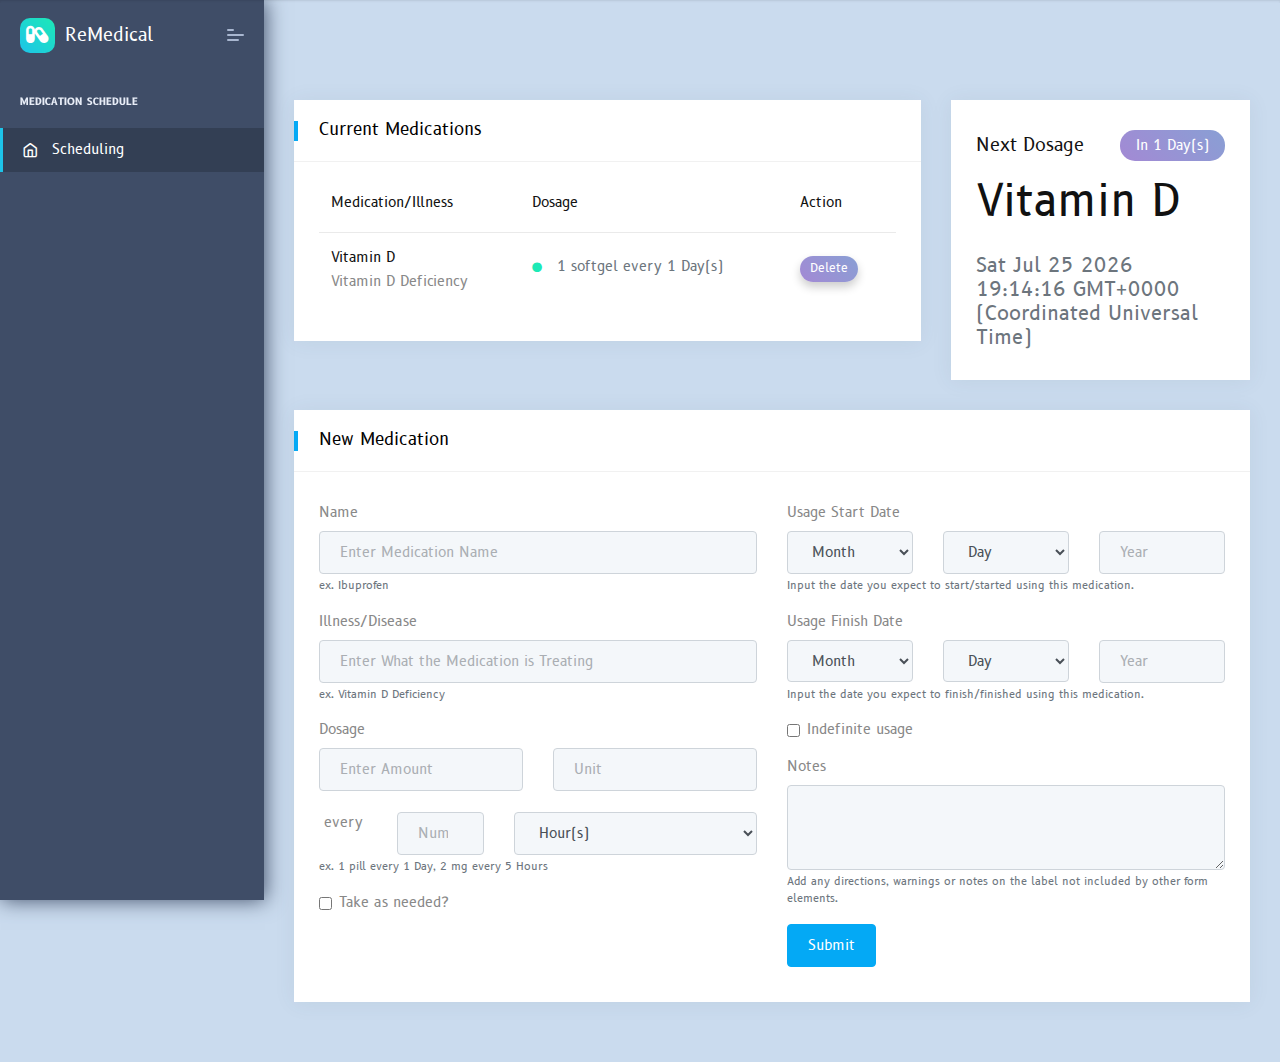
<file: index.html>
<!DOCTYPE html>
<html lang="en">
  <head>
    <title>Home</title>
    <!-- HTML5 Shim and Respond.js IE11 support of HTML5 elements and media queries -->
    <!-- WARNING: Respond.js doesn't work if you view the page via file:// -->
    <!--[if lt IE 11]>
      <script src="https://oss.maxcdn.com/libs/html5shiv/3.7.0/html5shiv.js"></script>
      <script src="https://oss.maxcdn.com/libs/respond.js/1.4.2/respond.min.js"></script>
    <![endif]-->
    <!-- Meta -->
    <meta charset="utf-8" />
    <meta
      name="viewport"
      content="width=device-width, initial-scale=1.0, user-scalable=0, minimal-ui" />
    <meta http-equiv="X-UA-Compatible" content="IE=edge" />

    <!-- Favicon icon -->
    <link rel="icon" href="assets/images/favicon.ico" type="image/x-icon" />
    <!-- fontawesome icon -->
    <link
      rel="stylesheet"
      href="assets/fonts/fontawesome/css/fontawesome-all.min.css" />
    <!-- animation css -->
    <link
      rel="stylesheet"
      href="assets/plugins/animation/css/animate.min.css" />
    <!-- vendor css -->
    <link rel="stylesheet" href="assets/css/style.css" />
  </head>

  <body>
    <!-- [ Pre-loader ] start -->
    <div class="loader-bg">
      <div class="loader-track">
        <div class="loader-fill"></div>
      </div>
    </div>
    <!-- [ Pre-loader ] End -->
    <!-- [ navigation menu ] start -->
    <nav class="pcoded-navbar">
      <div class="navbar-wrapper">
        <div class="navbar-brand header-logo">
          <a href="index.html" class="b-brand">
            <div class="b-bg">
              <i class="fas fa-capsules"></i>
            </div>
            <span class="b-title">ReMedical</span>
          </a>
          <a class="mobile-menu" id="mobile-collapse" href="javascript:"
            ><span></span
          ></a>
        </div>
        <div class="navbar-content scroll-div">
          <ul class="nav pcoded-inner-navbar">
            <li class="nav-item pcoded-menu-caption">
              <label>Medication Schedule</label>
            </li>
            <li
              data-username="dashboard"
              class="nav-item active">
              <a href="index.html" class="nav-link"
                ><span class="pcoded-micon"
                  ><i class="feather icon-home"></i></span
                ><span class="pcoded-mtext">Scheduling</span></a
              >
            </li>
          </ul>
        </div>
      </div>
    </nav>
    <!-- [ navigation menu ] end -->

    <!-- [ Header ] start -->
    <header class="navbar pcoded-header navbar-expand-lg navbar-light">
      <div class="m-header">
        <a class="mobile-menu" id="mobile-collapse1" href="javascript:"
          ><span></span
        ></a>
        <a href="index.html" class="b-brand">
          <div class="b-bg">
            <i class="fas fa-circle"></i>
          </div>
          <span class="b-title">ReMedical</span>
        </a>
      </div>
      <a class="mobile-menu" id="mobile-header" href="javascript:">
        <i class="feather icon-more-horizontal"></i>
      </a>
    </header>
    <!-- [ Header ] end -->

    <!-- [ Main Content ] start -->
    <div class="pcoded-main-container">
      <div class="pcoded-wrapper">
        <div class="pcoded-content">
          <div class="pcoded-inner-content">
            <!-- [ breadcrumb ] start -->

            <!-- [ breadcrumb ] end -->
            <div class="main-body">
              <div class="page-wrapper">
                <!-- [ Main Content ] start -->
                <div class="row">
                  <!--[ current medications ] start-->
                  <div class="col-xl-8 col-md-6" onload="">
                    <div class="card Recent-Users">
                      <div class="card-header">
                        <h5>Current Medications</h5>
                      </div>
                      <div class="card-block py-3">
                        <div class="table-responsive">
                          <table
                            class="table table-hover"
                            id="current-medication-table">
                            <tbody></tbody>
                          </table>
                        </div>
                      </div>
                    </div>
                  </div>
                  <!--[ current medications ] end-->
                  <!-- [ next medication ] start -->
                  <div class="col-xl-4 col-md-6">
                    <div class="card card-event">
                      <div class="card-block" id="next-dosage">
                        <div
                          class="row align-items-center justify-content-center">
                          <div class="col">
                            <h5 class="m-0">Next Dosage</h5>
                          </div>
                          <div class="col-auto">
                            <label
                              class="label theme-bg2 text-white f-14 f-w-400 float-right"
                              >18 FEB 2023</label
                            >
                          </div>
                        </div>
                        <h2 class="mt-3 f-w-300">Vitamin D</h2>
                        <h4 class="text-muted mt-4 mb-0">12:30 PM</h4>
                        <i class="fab fa-angellist text-c-purple f-50"></i>
                      </div>
                    </div>
                  </div>
                  <!-- [ next medication ] end -->
                  <!--[ new medications ] start-->
                  <div class="col-sm-12">
                    <div class="card">
                      <div class="card-header">
                        <h5>New Medication</h5>
                      </div>
                      <div class="card-body">
                        <div class="row">
                          <div class="col-md-6">
                            <form>
                              <div class="form-group">
                                <label for="manualName">Name</label>
                                <input
                                  name="manualName"
                                  type="text"
                                  class="form-control"
                                  id="manualName"
                                  aria-describedby="manualNameHelp"
                                  placeholder="Enter Medication Name" />
                                <small
                                  id="manualNameHelp"
                                  class="form-text text-muted"
                                  >ex. Ibuprofen</small
                                >
                              </div>
                              <div class="form-group">
                                <label for="manualDisease"
                                  >Illness/Disease</label
                                >
                                <input
                                  name="manualDisease"
                                  type="text"
                                  class="form-control"
                                  id="manualDisease"
                                  aria-describedby="manualDiseaseHelp"
                                  placeholder="Enter What the Medication is Treating" />
                                <small
                                  id="manualDiseaseHelp"
                                  class="form-text text-muted"
                                  >ex. Vitamin D Deficiency</small
                                >
                              </div>
                              <div class="form-group">
                                <label>Dosage</label>
                                <div class="row">
                                  <div class="col-6">
                                    <input
                                      name="manualDosageAmount"
                                      type="text"
                                      class="form-control"
                                      id="manualDosageAmount"
                                      aria-describedby="manualDosageHelp"
                                      placeholder="Enter Amount" />
                                  </div>

                                  <div class="col-6">
                                    <input
                                      name="manualDosageUnit"
                                      type="text"
                                      class="form-control"
                                      id="manualDosageUnit"
                                      aria-describedby="manualDosageHelp"
                                      placeholder="Unit" />
                                  </div>
                                </div>

                                <br />

                                <div class="row">
                                  <div
                                    class="col-2 text-center align-items-center">
                                    <label>every</label>
                                  </div>
                                  <div class="col-3">
                                    <input
                                      name="manualFrequencyNumber"
                                      type="number"
                                      step="1"
                                      class="form-control"
                                      id="manualFrequencyNumber"
                                      aria-describedby="manualFrequencyHelp"
                                      placeholder="Number" />
                                  </div>
                                  <div class="col">
                                    <select
                                      class="form-control"
                                      id="manualFrequencyUnit"
                                      name="manualFrequencyUnit">
                                      <option value="Hour(s)">Hour(s)</option>
                                      <option value="Day(s)">Day(s)</option>
                                      <option value="Month(s)">Month(s)</option>
                                      <option value="Year(s)">Year(s)</option>
                                    </select>
                                  </div>
                                </div>
                                <small
                                  id="manualFrequencyHelp"
                                  class="form-text text-muted"
                                  >ex. 1 pill every 1 Day, 2 mg every 5
                                  Hours</small
                                >
                              </div>
                              <div class="form-group form-check">
                                <input
                                  name="manualTakeAsNeeded"
                                  type="checkbox"
                                  class="form-check-input"
                                  id="manualTakeAsNeeded" />
                                <label
                                  class="form-check-label"
                                  for="manualTakeAsNeeded"
                                  >Take as needed?</label
                                >
                              </div>
                            </form>
                          </div>
                          <div class="col-md-6">
                            <form>
                              <div class="form-group">
                                <label>Usage Start Date</label>
                                <div class="row">
                                  <div class="col-md">
                                    <select
                                      class="form-control col-md"
                                      id="manualStartDateMonth"
                                      name="manualStartDateMonth">
                                      <option>Month</option>
                                      <option value="January">January</option>
                                      <option value="February">February</option>
                                      <option value="March">March</option>
                                      <option value="April">April</option>
                                      <option value="May">May</option>
                                      <option value="June">June</option>
                                      <option value="July">July</option>
                                      <option value="August">August</option>
                                      <option value="September">
                                        September
                                      </option>
                                      <option value="October">October</option>
                                      <option value="November">November</option>
                                      <option value="December">December</option>
                                    </select>
                                  </div>
                                  <div class="col-md">
                                    <select
                                      class="form-control col-md"
                                      id="manualStartDateDay"
                                      name="manualStartDateDay">
                                      <option>Day</option>
                                      <option value="1">1</option>
                                      <option value="2">2</option>
                                      <option value="3">3</option>
                                      <option value="4">4</option>
                                      <option value="5">5</option>
                                      <option value="6">6</option>
                                      <option value="7">7</option>
                                      <option value="8">8</option>
                                      <option value="9">9</option>
                                      <option value="10">10</option>
                                      <option value="11">11</option>
                                      <option value="12">12</option>
                                      <option value="13">13</option>
                                      <option value="14">14</option>
                                      <option value="15">15</option>
                                      <option value="16">16</option>
                                      <option value="17">17</option>
                                      <option value="18">18</option>
                                      <option value="19">19</option>
                                      <option value="20">20</option>
                                      <option value="21">21</option>
                                      <option value="22">22</option>
                                      <option value="23">23</option>
                                      <option value="24">24</option>
                                      <option value="25">25</option>
                                      <option value="26">26</option>
                                      <option value="27">27</option>
                                      <option value="28">28</option>
                                      <option value="29">29</option>
                                      <option value="30">30</option>
                                      <option value="31">31</option>
                                    </select>
                                  </div>
                                  <div class="col-md">
                                    <input
                                      name="manualStartDateYear"
                                      type="text"
                                      class="form-control"
                                      id="manualStartDateYear"
                                      aria-describedby=""
                                      placeholder="Year" />
                                  </div>
                                </div>
                                <small
                                  id="manualStartDateHelp"
                                  class="form-text text-muted"
                                  >Input the date you expect to start/started
                                  using this medication.</small
                                >
                              </div>
                              <div class="form-group">
                                <label>Usage Finish Date</label>
                                <div class="row">
                                  <div class="col-md">
                                    <select
                                      class="form-control col-md"
                                      id="manualFinishDateMonth"
                                      name="manualFinishDateMonth">
                                      <option>Month</option>
                                      <option value="January">January</option>
                                      <option value="February">February</option>
                                      <option value="March">March</option>
                                      <option value="April">April</option>
                                      <option value="May">May</option>
                                      <option value="June">June</option>
                                      <option value="July">July</option>
                                      <option value="August">August</option>
                                      <option value="September">
                                        September
                                      </option>
                                      <option value="October">October</option>
                                      <option value="November">November</option>
                                      <option value="December">December</option>
                                    </select>
                                  </div>
                                  <div class="col-md">
                                    <select
                                      class="form-control col-md"
                                      id="manualFinishDateDay"
                                      name="manualFinishDateDay">
                                      <option>Day</option>
                                      <option value="1">1</option>
                                      <option value="2">2</option>
                                      <option value="3">3</option>
                                      <option value="4">4</option>
                                      <option value="5">5</option>
                                      <option value="6">6</option>
                                      <option value="7">7</option>
                                      <option value="8">8</option>
                                      <option value="9">9</option>
                                      <option value="10">10</option>
                                      <option value="11">11</option>
                                      <option value="12">12</option>
                                      <option value="13">13</option>
                                      <option value="14">14</option>
                                      <option value="15">15</option>
                                      <option value="16">16</option>
                                      <option value="17">17</option>
                                      <option value="18">18</option>
                                      <option value="19">19</option>
                                      <option value="20">20</option>
                                      <option value="21">21</option>
                                      <option value="22">22</option>
                                      <option value="23">23</option>
                                      <option value="24">24</option>
                                      <option value="25">25</option>
                                      <option value="26">26</option>
                                      <option value="27">27</option>
                                      <option value="28">28</option>
                                      <option value="29">29</option>
                                      <option value="30">30</option>
                                      <option value="31">31</option>
                                    </select>
                                  </div>
                                  <div class="col-md">
                                    <input
                                      name="manualFinishDateYear"
                                      type="text"
                                      class="form-control"
                                      id="manualFinishDateYear"
                                      aria-describedby=""
                                      placeholder="Year" />
                                  </div>
                                </div>
                                <small
                                  id="manualFinishDateHelp"
                                  class="form-text text-muted"
                                  >Input the date you expect to finish/finished
                                  using this medication.</small
                                >
                              </div>
                              <div class="form-group form-check">
                                <input
                                  name="manualIndefiniteUsage"
                                  type="checkbox"
                                  class="form-check-input"
                                  id="manualIndefiniteUsage" />
                                <label
                                  class="form-check-label"
                                  for="manualIndefiniteUsage"
                                  >Indefinite usage</label
                                >
                              </div>

                              <div class="form-group">
                                <label for="manualNotes">Notes</label>
                                <textarea
                                  class="form-control"
                                  id="manualNotes"
                                  rows="3"></textarea>
                                <small
                                  id="manualNotesHelp"
                                  class="form-text text-muted"
                                  >Add any directions, warnings or notes on the
                                  label not included by other form
                                  elements.</small
                                >
                              </div>
                              <button
                                type="button"
                                class="btn btn-primary"
                                onclick="manualCreateMedicine()">
                                Submit
                              </button>
                            </form>
                          </div>
                        </div>
                      </div>
                    </div>
                  </div>
                  <!--[ new medications ] end-->
                </div>
                <!-- [ Main Content ] end -->
              </div>
            </div>
          </div>
        </div>
      </div>
    </div>
    <!-- [ Main Content ] end -->

    <!-- Warning Section Starts -->
    <!-- Older IE warning message -->
    <!--[if lt IE 11]>
      <div class="ie-warning">
        <h1>Warning!!</h1>
        <p>
          You are using an outdated version of Internet Explorer, please upgrade
          <br />to any of the following web browsers to access this website.
        </p>
        <div class="iew-container">
          <ul class="iew-download">
            <li>
              <a href="http://www.google.com/chrome/">
                <img src="assets/images/browser/chrome.png" alt="Chrome" />
                <div>Chrome</div>
              </a>
            </li>
            <li>
              <a href="https://www.mozilla.org/en-US/firefox/new/">
                <img src="assets/images/browser/firefox.png" alt="Firefox" />
                <div>Firefox</div>
              </a>
            </li>
            <li>
              <a href="http://www.opera.com">
                <img src="assets/images/browser/opera.png" alt="Opera" />
                <div>Opera</div>
              </a>
            </li>
            <li>
              <a href="https://www.apple.com/safari/">
                <img src="assets/images/browser/safari.png" alt="Safari" />
                <div>Safari</div>
              </a>
            </li>
            <li>
              <a
                href="http://windows.microsoft.com/en-us/internet-explorer/download-ie">
                <img src="assets/images/browser/ie.png" alt="" />
                <div>IE (11 & above)</div>
              </a>
            </li>
          </ul>
        </div>
        <p>Sorry for the inconvenience!</p>
      </div>
    <![endif]-->
    <!-- Warning Section Ends -->

    <!-- Required Js -->
    <script src="assets/js/vendor-all.min.js"></script>
    <script src="assets/plugins/bootstrap/js/bootstrap.min.js"></script>
    <script src="assets/js/pcoded.min.js"></script>
    <script src="assets/js/medications.js"></script>
  </body>
</html>
</file>
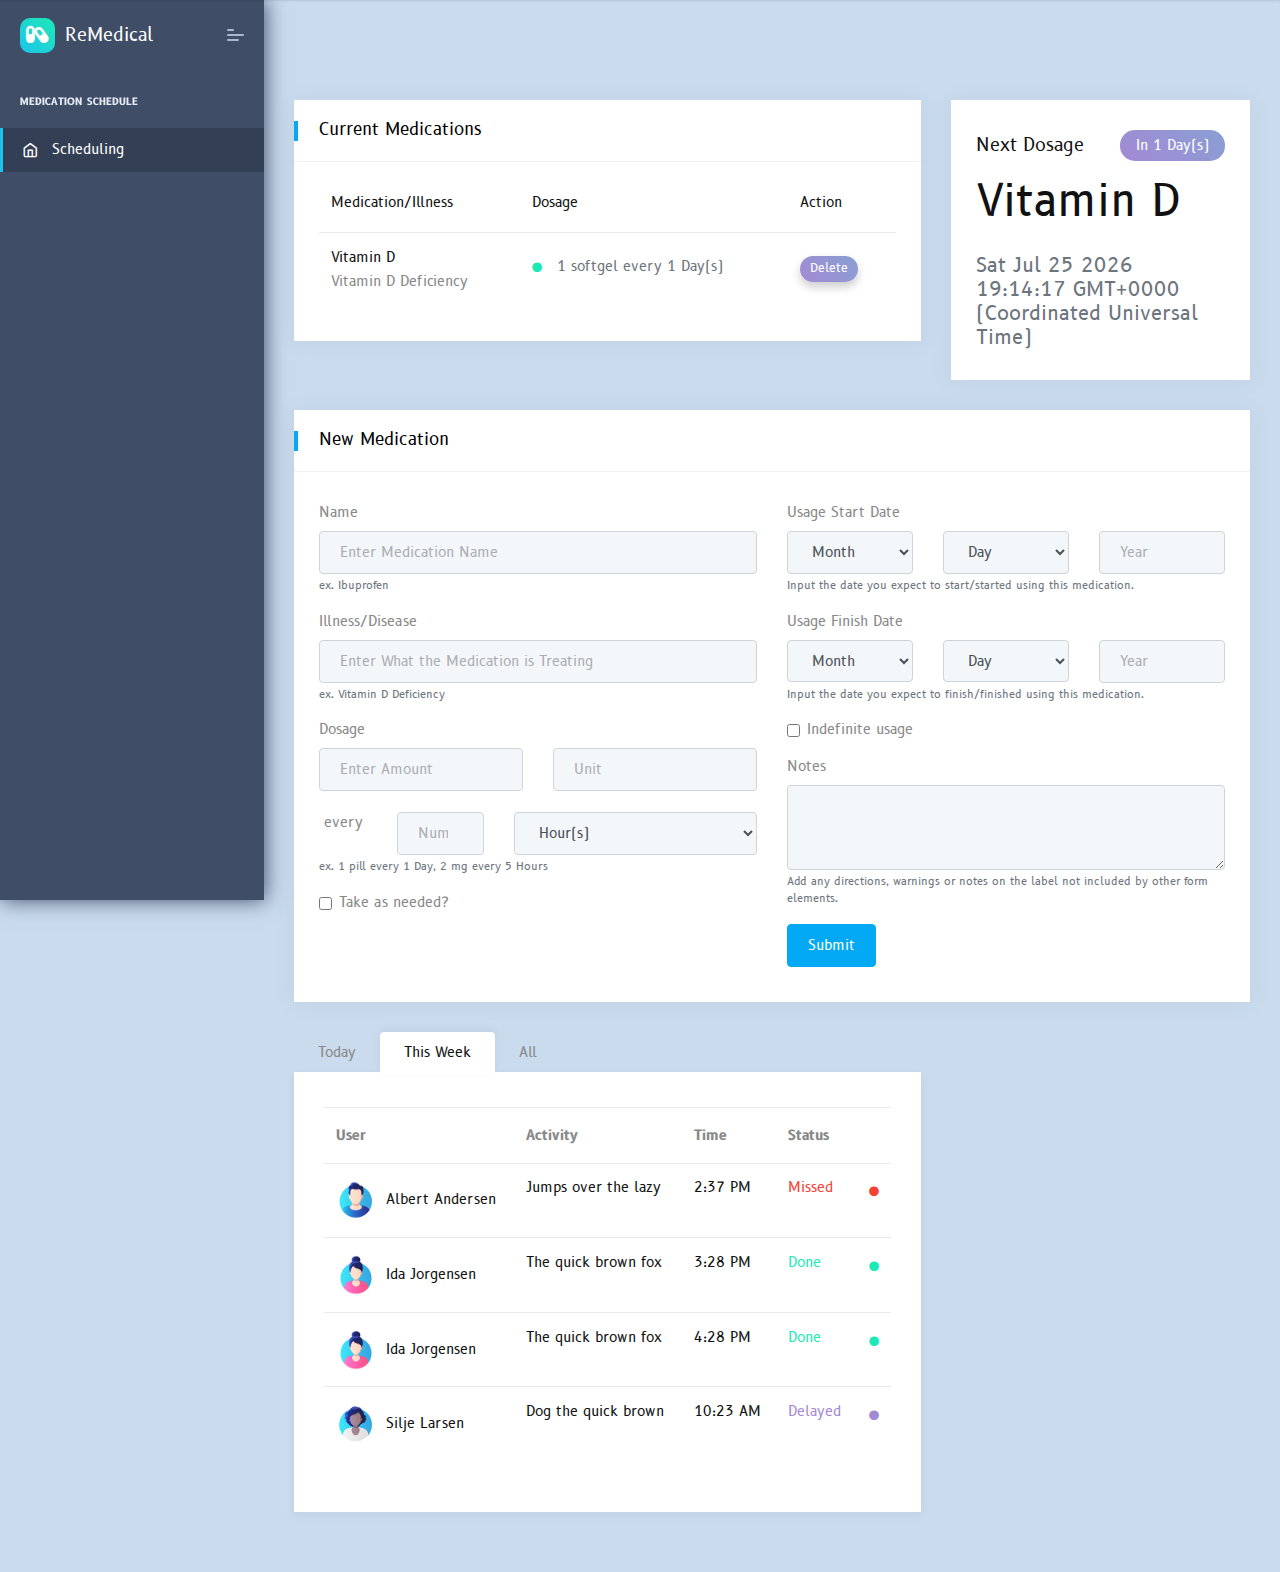
<file: website/template/index.html>
<!DOCTYPE html>
<html lang="en">
  <head>
    <title>Home</title>
    <!-- HTML5 Shim and Respond.js IE11 support of HTML5 elements and media queries -->
    <!-- WARNING: Respond.js doesn't work if you view the page via file:// -->
    <!--[if lt IE 11]>
      <script src="https://oss.maxcdn.com/libs/html5shiv/3.7.0/html5shiv.js"></script>
      <script src="https://oss.maxcdn.com/libs/respond.js/1.4.2/respond.min.js"></script>
    <![endif]-->
    <!-- Meta -->
    <meta charset="utf-8" />
    <meta
      name="viewport"
      content="width=device-width, initial-scale=1.0, user-scalable=0, minimal-ui" />
    <meta http-equiv="X-UA-Compatible" content="IE=edge" />

    <!-- Favicon icon -->
    <link rel="icon" href="assets/images/favicon.ico" type="image/x-icon" />
    <!-- fontawesome icon -->
    <link
      rel="stylesheet"
      href="assets/fonts/fontawesome/css/fontawesome-all.min.css" />
    <!-- animation css -->
    <link
      rel="stylesheet"
      href="assets/plugins/animation/css/animate.min.css" />
    <!-- vendor css -->
    <link rel="stylesheet" href="assets/css/style.css" />
  </head>

  <body>
    <!-- [ Pre-loader ] start -->
    <div class="loader-bg">
      <div class="loader-track">
        <div class="loader-fill"></div>
      </div>
    </div>
    <!-- [ Pre-loader ] End -->
    <!-- [ navigation menu ] start -->
    <nav class="pcoded-navbar">
      <div class="navbar-wrapper">
        <div class="navbar-brand header-logo">
          <a href="index.html" class="b-brand">
            <div class="b-bg">
              <i class="fas fa-capsules"></i>
            </div>
            <span class="b-title">ReMedical</span>
          </a>
          <a class="mobile-menu" id="mobile-collapse" href="javascript:"
            ><span></span
          ></a>
        </div>
        <div class="navbar-content scroll-div">
          <ul class="nav pcoded-inner-navbar">
            <li class="nav-item pcoded-menu-caption">
              <label>Medication Schedule</label>
            </li>
            <li
              data-username="dashboard"
              class="nav-item active">
              <a href="index.html" class="nav-link"
                ><span class="pcoded-micon"
                  ><i class="feather icon-home"></i></span
                ><span class="pcoded-mtext">Scheduling</span></a
              >
            </li>
          </ul>
        </div>
      </div>
    </nav>
    <!-- [ navigation menu ] end -->

    <!-- [ Header ] start -->
    <header class="navbar pcoded-header navbar-expand-lg navbar-light">
      <div class="m-header">
        <a class="mobile-menu" id="mobile-collapse1" href="javascript:"
          ><span></span
        ></a>
        <a href="index.html" class="b-brand">
          <div class="b-bg">
            <i class="fas fa-circle"></i>
          </div>
          <span class="b-title">ReMedical</span>
        </a>
      </div>
      <a class="mobile-menu" id="mobile-header" href="javascript:">
        <i class="feather icon-more-horizontal"></i>
      </a>
    </header>
    <!-- [ Header ] end -->

    <!-- [ Main Content ] start -->
    <div class="pcoded-main-container">
      <div class="pcoded-wrapper">
        <div class="pcoded-content">
          <div class="pcoded-inner-content">
            <!-- [ breadcrumb ] start -->

            <!-- [ breadcrumb ] end -->
            <div class="main-body">
              <div class="page-wrapper">
                <!-- [ Main Content ] start -->
                <div class="row">
                  <!--[ current medications ] start-->
                  <div class="col-xl-8 col-md-6" onload="">
                    <div class="card Recent-Users">
                      <div class="card-header">
                        <h5>Current Medications</h5>
                      </div>
                      <div class="card-block py-3">
                        <div class="table-responsive">
                          <table
                            class="table table-hover"
                            id="current-medication-table">
                            <tbody></tbody>
                          </table>
                        </div>
                      </div>
                    </div>
                  </div>
                  <!--[ current medications ] end-->
                  <!-- [ next medication ] start -->
                  <div class="col-xl-4 col-md-6">
                    <div class="card card-event">
                      <div class="card-block" id="next-dosage">
                        <div
                          class="row align-items-center justify-content-center">
                          <div class="col">
                            <h5 class="m-0">Next Dosage</h5>
                          </div>
                          <div class="col-auto">
                            <label
                              class="label theme-bg2 text-white f-14 f-w-400 float-right"
                              >18 FEB 2023</label
                            >
                          </div>
                        </div>
                        <h2 class="mt-3 f-w-300">Vitamin D</h2>
                        <h4 class="text-muted mt-4 mb-0">12:30 PM</h4>
                        <i class="fab fa-angellist text-c-purple f-50"></i>
                      </div>
                    </div>
                  </div>
                  <!-- [ next medication ] end -->
                  <!--[ new medications ] start-->
                  <div class="col-sm-12">
                    <div class="card">
                      <div class="card-header">
                        <h5>New Medication</h5>
                      </div>
                      <div class="card-body">
                        <div class="row">
                          <div class="col-md-6">
                            <form>
                              <div class="form-group">
                                <label for="manualName">Name</label>
                                <input
                                  name="manualName"
                                  type="text"
                                  class="form-control"
                                  id="manualName"
                                  aria-describedby="manualNameHelp"
                                  placeholder="Enter Medication Name" />
                                <small
                                  id="manualNameHelp"
                                  class="form-text text-muted"
                                  >ex. Ibuprofen</small
                                >
                              </div>
                              <div class="form-group">
                                <label for="manualDisease"
                                  >Illness/Disease</label
                                >
                                <input
                                  name="manualDisease"
                                  type="text"
                                  class="form-control"
                                  id="manualDisease"
                                  aria-describedby="manualDiseaseHelp"
                                  placeholder="Enter What the Medication is Treating" />
                                <small
                                  id="manualDiseaseHelp"
                                  class="form-text text-muted"
                                  >ex. Vitamin D Deficiency</small
                                >
                              </div>
                              <div class="form-group">
                                <label>Dosage</label>
                                <div class="row">
                                  <div class="col-6">
                                    <input
                                      name="manualDosageAmount"
                                      type="text"
                                      class="form-control"
                                      id="manualDosageAmount"
                                      aria-describedby="manualDosageHelp"
                                      placeholder="Enter Amount" />
                                  </div>

                                  <div class="col-6">
                                    <input
                                      name="manualDosageUnit"
                                      type="text"
                                      class="form-control"
                                      id="manualDosageUnit"
                                      aria-describedby="manualDosageHelp"
                                      placeholder="Unit" />
                                  </div>
                                </div>

                                <br />

                                <div class="row">
                                  <div
                                    class="col-2 text-center align-items-center">
                                    <label>every</label>
                                  </div>
                                  <div class="col-3">
                                    <input
                                      name="manualFrequencyNumber"
                                      type="number"
                                      step="1"
                                      class="form-control"
                                      id="manualFrequencyNumber"
                                      aria-describedby="manualFrequencyHelp"
                                      placeholder="Number" />
                                  </div>
                                  <div class="col">
                                    <select
                                      class="form-control"
                                      id="manualFrequencyUnit"
                                      name="manualFrequencyUnit">
                                      <option value="Hour(s)">Hour(s)</option>
                                      <option value="Day(s)">Day(s)</option>
                                      <option value="Month(s)">Month(s)</option>
                                      <option value="Year(s)">Year(s)</option>
                                    </select>
                                  </div>
                                </div>
                                <small
                                  id="manualFrequencyHelp"
                                  class="form-text text-muted"
                                  >ex. 1 pill every 1 Day, 2 mg every 5
                                  Hours</small
                                >
                              </div>
                              <div class="form-group form-check">
                                <input
                                  name="manualTakeAsNeeded"
                                  type="checkbox"
                                  class="form-check-input"
                                  id="manualTakeAsNeeded" />
                                <label
                                  class="form-check-label"
                                  for="manualTakeAsNeeded"
                                  >Take as needed?</label
                                >
                              </div>
                            </form>
                          </div>
                          <div class="col-md-6">
                            <form>
                              <div class="form-group">
                                <label>Usage Start Date</label>
                                <div class="row">
                                  <div class="col-md">
                                    <select
                                      class="form-control col-md"
                                      id="manualStartDateMonth"
                                      name="manualStartDateMonth">
                                      <option>Month</option>
                                      <option value="January">January</option>
                                      <option value="February">February</option>
                                      <option value="March">March</option>
                                      <option value="April">April</option>
                                      <option value="May">May</option>
                                      <option value="June">June</option>
                                      <option value="July">July</option>
                                      <option value="August">August</option>
                                      <option value="September">
                                        September
                                      </option>
                                      <option value="October">October</option>
                                      <option value="November">November</option>
                                      <option value="December">December</option>
                                    </select>
                                  </div>
                                  <div class="col-md">
                                    <select
                                      class="form-control col-md"
                                      id="manualStartDateDay"
                                      name="manualStartDateDay">
                                      <option>Day</option>
                                      <option value="1">1</option>
                                      <option value="2">2</option>
                                      <option value="3">3</option>
                                      <option value="4">4</option>
                                      <option value="5">5</option>
                                      <option value="6">6</option>
                                      <option value="7">7</option>
                                      <option value="8">8</option>
                                      <option value="9">9</option>
                                      <option value="10">10</option>
                                      <option value="11">11</option>
                                      <option value="12">12</option>
                                      <option value="13">13</option>
                                      <option value="14">14</option>
                                      <option value="15">15</option>
                                      <option value="16">16</option>
                                      <option value="17">17</option>
                                      <option value="18">18</option>
                                      <option value="19">19</option>
                                      <option value="20">20</option>
                                      <option value="21">21</option>
                                      <option value="22">22</option>
                                      <option value="23">23</option>
                                      <option value="24">24</option>
                                      <option value="25">25</option>
                                      <option value="26">26</option>
                                      <option value="27">27</option>
                                      <option value="28">28</option>
                                      <option value="29">29</option>
                                      <option value="30">30</option>
                                      <option value="31">31</option>
                                    </select>
                                  </div>
                                  <div class="col-md">
                                    <input
                                      name="manualStartDateYear"
                                      type="text"
                                      class="form-control"
                                      id="manualStartDateYear"
                                      aria-describedby=""
                                      placeholder="Year" />
                                  </div>
                                </div>
                                <small
                                  id="manualStartDateHelp"
                                  class="form-text text-muted"
                                  >Input the date you expect to start/started
                                  using this medication.</small
                                >
                              </div>
                              <div class="form-group">
                                <label>Usage Finish Date</label>
                                <div class="row">
                                  <div class="col-md">
                                    <select
                                      class="form-control col-md"
                                      id="manualFinishDateMonth"
                                      name="manualFinishDateMonth">
                                      <option>Month</option>
                                      <option value="January">January</option>
                                      <option value="February">February</option>
                                      <option value="March">March</option>
                                      <option value="April">April</option>
                                      <option value="May">May</option>
                                      <option value="June">June</option>
                                      <option value="July">July</option>
                                      <option value="August">August</option>
                                      <option value="September">
                                        September
                                      </option>
                                      <option value="October">October</option>
                                      <option value="November">November</option>
                                      <option value="December">December</option>
                                    </select>
                                  </div>
                                  <div class="col-md">
                                    <select
                                      class="form-control col-md"
                                      id="manualFinishDateDay"
                                      name="manualFinishDateDay">
                                      <option>Day</option>
                                      <option value="1">1</option>
                                      <option value="2">2</option>
                                      <option value="3">3</option>
                                      <option value="4">4</option>
                                      <option value="5">5</option>
                                      <option value="6">6</option>
                                      <option value="7">7</option>
                                      <option value="8">8</option>
                                      <option value="9">9</option>
                                      <option value="10">10</option>
                                      <option value="11">11</option>
                                      <option value="12">12</option>
                                      <option value="13">13</option>
                                      <option value="14">14</option>
                                      <option value="15">15</option>
                                      <option value="16">16</option>
                                      <option value="17">17</option>
                                      <option value="18">18</option>
                                      <option value="19">19</option>
                                      <option value="20">20</option>
                                      <option value="21">21</option>
                                      <option value="22">22</option>
                                      <option value="23">23</option>
                                      <option value="24">24</option>
                                      <option value="25">25</option>
                                      <option value="26">26</option>
                                      <option value="27">27</option>
                                      <option value="28">28</option>
                                      <option value="29">29</option>
                                      <option value="30">30</option>
                                      <option value="31">31</option>
                                    </select>
                                  </div>
                                  <div class="col-md">
                                    <input
                                      name="manualFinishDateYear"
                                      type="text"
                                      class="form-control"
                                      id="manualFinishDateYear"
                                      aria-describedby=""
                                      placeholder="Year" />
                                  </div>
                                </div>
                                <small
                                  id="manualFinishDateHelp"
                                  class="form-text text-muted"
                                  >Input the date you expect to finish/finished
                                  using this medication.</small
                                >
                              </div>
                              <div class="form-group form-check">
                                <input
                                  name="manualIndefiniteUsage"
                                  type="checkbox"
                                  class="form-check-input"
                                  id="manualIndefiniteUsage" />
                                <label
                                  class="form-check-label"
                                  for="manualIndefiniteUsage"
                                  >Indefinite usage</label
                                >
                              </div>

                              <div class="form-group">
                                <label for="manualNotes">Notes</label>
                                <textarea
                                  class="form-control"
                                  id="manualNotes"
                                  rows="3"></textarea>
                                <small
                                  id="manualNotesHelp"
                                  class="form-text text-muted"
                                  >Add any directions, warnings or notes on the
                                  label not included by other form
                                  elements.</small
                                >
                              </div>
                              <button
                                type="button"
                                class="btn btn-primary"
                                onclick="manualCreateMedicine()">
                                Submit
                              </button>
                            </form>
                          </div>
                        </div>
                      </div>
                    </div>
                  </div>
                  <!--[ new medications ] end-->

                  <div class="col-xl-8 col-md-12 m-b-30">
                    <ul class="nav nav-tabs" id="myTab" role="tablist">
                      <li class="nav-item">
                        <a
                          class="nav-link"
                          id="home-tab"
                          data-toggle="tab"
                          href="#home"
                          role="tab"
                          aria-controls="home"
                          aria-selected="false"
                          >Today</a
                        >
                      </li>
                      <li class="nav-item">
                        <a
                          class="nav-link active show"
                          id="profile-tab"
                          data-toggle="tab"
                          href="#profile"
                          role="tab"
                          aria-controls="profile"
                          aria-selected="true"
                          >This Week</a
                        >
                      </li>
                      <li class="nav-item">
                        <a
                          class="nav-link"
                          id="contact-tab"
                          data-toggle="tab"
                          href="#contact"
                          role="tab"
                          aria-controls="contact"
                          aria-selected="false"
                          >All</a
                        >
                      </li>
                    </ul>
                    <div class="tab-content" id="myTabContent">
                      <div
                        class="tab-pane fade"
                        id="home"
                        role="tabpanel"
                        aria-labelledby="home-tab">
                        <table class="table table-hover">
                          <thead>
                            <tr>
                              <th>User</th>
                              <th>Activity</th>
                              <th>Time</th>
                              <th>Status</th>
                              <th class="text-right"></th>
                            </tr>
                          </thead>
                          <tbody>
                            <tr>
                              <td>
                                <h6 class="m-0">
                                  <img
                                    class="rounded-circle m-r-10"
                                    style="width: 40px"
                                    src="assets/images/user/avatar-1.jpg"
                                    alt="activity-user" />Ida Jorgensen
                                </h6>
                              </td>
                              <td>
                                <h6 class="m-0">The quick brown fox</h6>
                              </td>
                              <td>
                                <h6 class="m-0">3:28 PM</h6>
                              </td>
                              <td>
                                <h6 class="m-0 text-c-green">Done</h6>
                              </td>
                              <td class="text-right">
                                <i class="fas fa-circle text-c-green f-10"></i>
                              </td>
                            </tr>

                            <tr>
                              <td>
                                <h6 class="m-0">
                                  <img
                                    class="rounded-circle m-r-10"
                                    style="width: 40px"
                                    src="assets/images/user/avatar-2.jpg"
                                    alt="activity-user" />Albert Andersen
                                </h6>
                              </td>
                              <td>
                                <h6 class="m-0">Jumps over the lazy</h6>
                              </td>
                              <td>
                                <h6 class="m-0">2:37 PM</h6>
                              </td>
                              <td>
                                <h6 class="m-0 text-c-red">Missed</h6>
                              </td>
                              <td class="text-right">
                                <i class="fas fa-circle text-c-red f-10"></i>
                              </td>
                            </tr>

                            <tr>
                              <td>
                                <h6 class="m-0">
                                  <img
                                    class="rounded-circle m-r-10"
                                    style="width: 40px"
                                    src="assets/images/user/avatar-3.jpg"
                                    alt="activity-user" />Silje Larsen
                                </h6>
                              </td>
                              <td>
                                <h6 class="m-0">Dog the quick brown</h6>
                              </td>
                              <td>
                                <h6 class="m-0">10:23 AM</h6>
                              </td>
                              <td>
                                <h6 class="m-0 text-c-purple">Delayed</h6>
                              </td>
                              <td class="text-right">
                                <i class="fas fa-circle text-c-purple f-10"></i>
                              </td>
                            </tr>
                            <tr>
                              <td>
                                <h6 class="m-0">
                                  <img
                                    class="rounded-circle m-r-10"
                                    style="width: 40px"
                                    src="assets/images/user/avatar-1.jpg"
                                    alt="activity-user" />Ida Jorgensen
                                </h6>
                              </td>
                              <td>
                                <h6 class="m-0">The quick brown fox</h6>
                              </td>
                              <td>
                                <h6 class="m-0">4:28 PM</h6>
                              </td>
                              <td>
                                <h6 class="m-0 text-c-green">Done</h6>
                              </td>
                              <td class="text-right">
                                <i class="fas fa-circle text-c-green f-10"></i>
                              </td>
                            </tr>
                          </tbody>
                        </table>
                      </div>
                      <div
                        class="tab-pane fade active show"
                        id="profile"
                        role="tabpanel"
                        aria-labelledby="profile-tab">
                        <table class="table table-hover">
                          <thead>
                            <tr>
                              <th>User</th>
                              <th>Activity</th>
                              <th>Time</th>
                              <th>Status</th>
                              <th class="text-right"></th>
                            </tr>
                          </thead>
                          <tbody>
                            <tr>
                              <td>
                                <h6 class="m-0">
                                  <img
                                    class="rounded-circle m-r-10"
                                    style="width: 40px"
                                    src="assets/images/user/avatar-2.jpg"
                                    alt="activity-user" />Albert Andersen
                                </h6>
                              </td>
                              <td>
                                <h6 class="m-0">Jumps over the lazy</h6>
                              </td>
                              <td>
                                <h6 class="m-0">2:37 PM</h6>
                              </td>
                              <td>
                                <h6 class="m-0 text-c-red">Missed</h6>
                              </td>
                              <td class="text-right">
                                <i class="fas fa-circle text-c-red f-10"></i>
                              </td>
                            </tr>
                            <tr>
                              <td>
                                <h6 class="m-0">
                                  <img
                                    class="rounded-circle m-r-10"
                                    style="width: 40px"
                                    src="assets/images/user/avatar-1.jpg"
                                    alt="activity-user" />Ida Jorgensen
                                </h6>
                              </td>
                              <td>
                                <h6 class="m-0">The quick brown fox</h6>
                              </td>
                              <td>
                                <h6 class="m-0">3:28 PM</h6>
                              </td>
                              <td>
                                <h6 class="m-0 text-c-green">Done</h6>
                              </td>
                              <td class="text-right">
                                <i class="fas fa-circle text-c-green f-10"></i>
                              </td>
                            </tr>
                            <tr>
                              <td>
                                <h6 class="m-0">
                                  <img
                                    class="rounded-circle m-r-10"
                                    style="width: 40px"
                                    src="assets/images/user/avatar-1.jpg"
                                    alt="activity-user" />Ida Jorgensen
                                </h6>
                              </td>
                              <td>
                                <h6 class="m-0">The quick brown fox</h6>
                              </td>
                              <td>
                                <h6 class="m-0">4:28 PM</h6>
                              </td>
                              <td>
                                <h6 class="m-0 text-c-green">Done</h6>
                              </td>
                              <td class="text-right">
                                <i class="fas fa-circle text-c-green f-10"></i>
                              </td>
                            </tr>
                            <tr>
                              <td>
                                <h6 class="m-0">
                                  <img
                                    class="rounded-circle m-r-10"
                                    style="width: 40px"
                                    src="assets/images/user/avatar-3.jpg"
                                    alt="activity-user" />Silje Larsen
                                </h6>
                              </td>
                              <td>
                                <h6 class="m-0">Dog the quick brown</h6>
                              </td>
                              <td>
                                <h6 class="m-0">10:23 AM</h6>
                              </td>
                              <td>
                                <h6 class="m-0 text-c-purple">Delayed</h6>
                              </td>
                              <td class="text-right">
                                <i class="fas fa-circle text-c-purple f-10"></i>
                              </td>
                            </tr>
                          </tbody>
                        </table>
                      </div>
                      <div
                        class="tab-pane fade"
                        id="contact"
                        role="tabpanel"
                        aria-labelledby="contact-tab">
                        <table class="table table-hover">
                          <thead>
                            <tr>
                              <th>User</th>
                              <th>Activity</th>
                              <th>Time</th>
                              <th>Status</th>
                              <th class="text-right"></th>
                            </tr>
                          </thead>
                          <tbody>
                            <tr>
                              <td>
                                <h6 class="m-0">
                                  <img
                                    class="rounded-circle m-r-10"
                                    style="width: 40px"
                                    src="assets/images/user/avatar-3.jpg"
                                    alt="activity-user" />Silje Larsen
                                </h6>
                              </td>
                              <td>
                                <h6 class="m-0">Dog the quick brown</h6>
                              </td>
                              <td>
                                <h6 class="m-0">10:23 AM</h6>
                              </td>
                              <td>
                                <h6 class="m-0 text-c-purple">Delayed</h6>
                              </td>
                              <td class="text-right">
                                <i class="fas fa-circle text-c-purple f-10"></i>
                              </td>
                            </tr>
                            <tr>
                              <td>
                                <h6 class="m-0">
                                  <img
                                    class="rounded-circle m-r-10"
                                    style="width: 40px"
                                    src="assets/images/user/avatar-1.jpg"
                                    alt="activity-user" />Ida Jorgensen
                                </h6>
                              </td>
                              <td>
                                <h6 class="m-0">The quick brown fox</h6>
                              </td>
                              <td>
                                <h6 class="m-0">3:28 PM</h6>
                              </td>
                              <td>
                                <h6 class="m-0 text-c-green">Done</h6>
                              </td>
                              <td class="text-right">
                                <i class="fas fa-circle text-c-green f-10"></i>
                              </td>
                            </tr>
                            <tr>
                              <td>
                                <h6 class="m-0">
                                  <img
                                    class="rounded-circle m-r-10"
                                    style="width: 40px"
                                    src="assets/images/user/avatar-2.jpg"
                                    alt="activity-user" />Albert Andersen
                                </h6>
                              </td>
                              <td>
                                <h6 class="m-0">Jumps over the lazy</h6>
                              </td>
                              <td>
                                <h6 class="m-0">2:37 PM</h6>
                              </td>
                              <td>
                                <h6 class="m-0 text-c-red">Missed</h6>
                              </td>
                              <td class="text-right">
                                <i class="fas fa-circle text-c-red f-10"></i>
                              </td>
                            </tr>
                            <tr>
                              <td>
                                <h6 class="m-0">
                                  <img
                                    class="rounded-circle m-r-10"
                                    style="width: 40px"
                                    src="assets/images/user/avatar-1.jpg"
                                    alt="activity-user" />Ida Jorgensen
                                </h6>
                              </td>
                              <td>
                                <h6 class="m-0">The quick brown fox</h6>
                              </td>
                              <td>
                                <h6 class="m-0">4:28 PM</h6>
                              </td>
                              <td>
                                <h6 class="m-0 text-c-green">Done</h6>
                              </td>
                              <td class="text-right">
                                <i class="fas fa-circle text-c-green f-10"></i>
                              </td>
                            </tr>
                          </tbody>
                        </table>
                      </div>
                    </div>
                  </div>
                </div>
                <!-- [ Main Content ] end -->
              </div>
            </div>
          </div>
        </div>
      </div>
    </div>
    <!-- [ Main Content ] end -->

    <!-- Warning Section Starts -->
    <!-- Older IE warning message -->
    <!--[if lt IE 11]>
      <div class="ie-warning">
        <h1>Warning!!</h1>
        <p>
          You are using an outdated version of Internet Explorer, please upgrade
          <br />to any of the following web browsers to access this website.
        </p>
        <div class="iew-container">
          <ul class="iew-download">
            <li>
              <a href="http://www.google.com/chrome/">
                <img src="assets/images/browser/chrome.png" alt="Chrome" />
                <div>Chrome</div>
              </a>
            </li>
            <li>
              <a href="https://www.mozilla.org/en-US/firefox/new/">
                <img src="assets/images/browser/firefox.png" alt="Firefox" />
                <div>Firefox</div>
              </a>
            </li>
            <li>
              <a href="http://www.opera.com">
                <img src="assets/images/browser/opera.png" alt="Opera" />
                <div>Opera</div>
              </a>
            </li>
            <li>
              <a href="https://www.apple.com/safari/">
                <img src="assets/images/browser/safari.png" alt="Safari" />
                <div>Safari</div>
              </a>
            </li>
            <li>
              <a
                href="http://windows.microsoft.com/en-us/internet-explorer/download-ie">
                <img src="assets/images/browser/ie.png" alt="" />
                <div>IE (11 & above)</div>
              </a>
            </li>
          </ul>
        </div>
        <p>Sorry for the inconvenience!</p>
      </div>
    <![endif]-->
    <!-- Warning Section Ends -->

    <!-- Required Js -->
    <script src="assets/js/vendor-all.min.js"></script>
    <script src="assets/plugins/bootstrap/js/bootstrap.min.js"></script>
    <script src="assets/js/pcoded.min.js"></script>
    <script src="assets/js/medications.js"></script>
  </body>
</html>
</file>
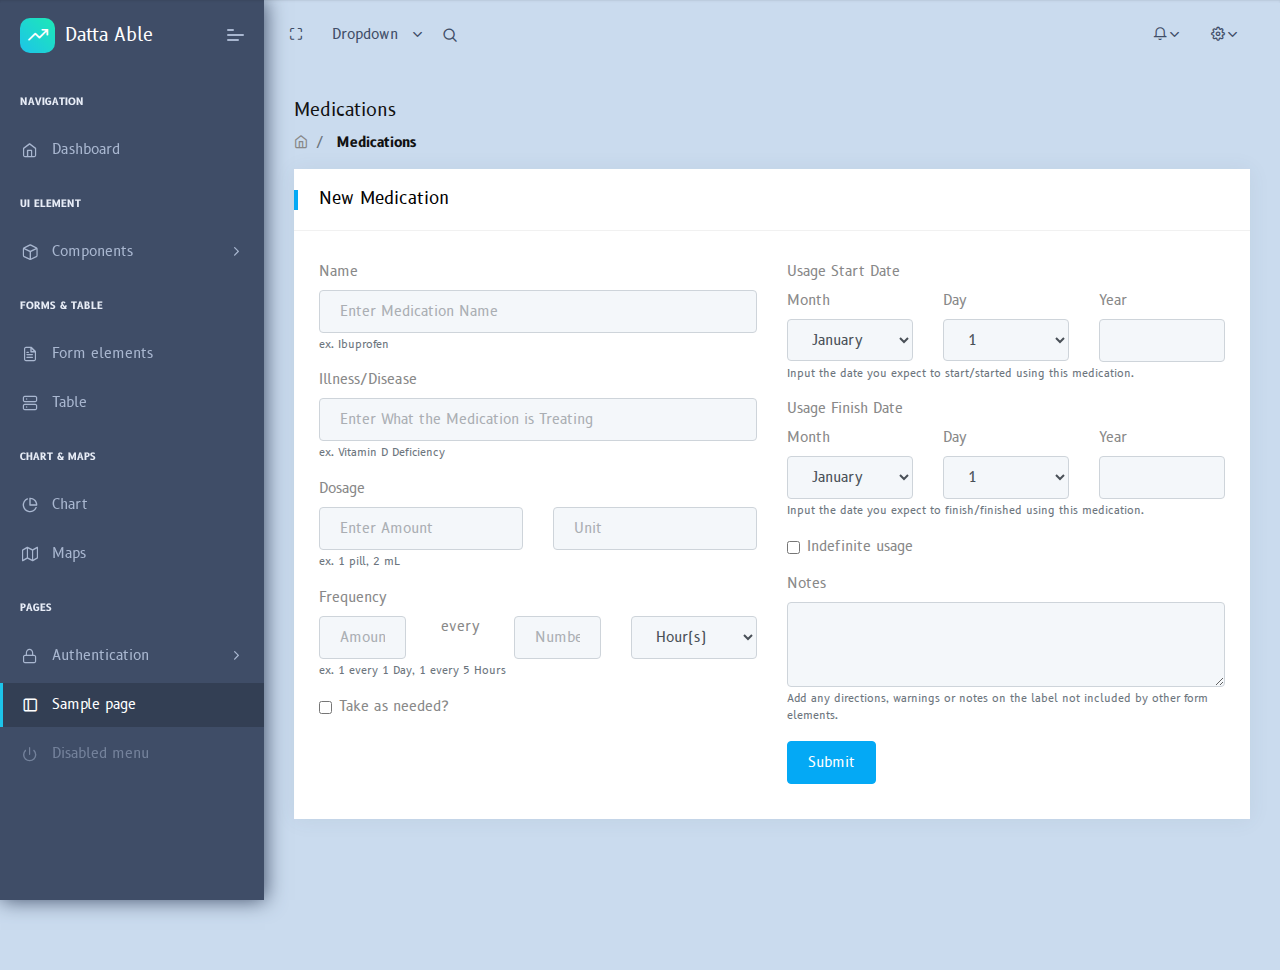
<file: medications.html>
<!DOCTYPE html>
<html lang="en">
  <head>
    <script type="text/javascript" src="\assets\js\medications.js">
    </script>
    <title>Medications</title>
    <!-- HTML5 Shim and Respond.js IE10 support of HTML5 elements and media queries -->
    <!-- WARNING: Respond.js doesn't work if you view the page via file:// -->
    <!--[if lt IE 10]>
      <script src="https://oss.maxcdn.com/libs/html5shiv/3.7.0/html5shiv.js"></script>
      <script src="https://oss.maxcdn.com/libs/respond.js/1.4.2/respond.min.js"></script>
    <![endif]-->
    <!-- Meta -->
    <meta charset="utf-8" />
    <meta
      name="viewport"
      content="width=device-width, initial-scale=1.0, user-scalable=0, minimal-ui" />
    <meta http-equiv="X-UA-Compatible" content="IE=edge" />
    <meta
      name="description"
      content="Datta Able Bootstrap admin template made using Bootstrap 4 and it has huge amount of ready made feature, UI components, pages which completely fulfills any dashboard needs." />
    <meta
      name="keywords"
      content="admin templates, bootstrap admin templates, bootstrap 4, dashboard, dashboard templets, sass admin templets, html admin templates, responsive, bootstrap admin templates free download,premium bootstrap admin templates, datta able, datta able bootstrap admin template, free admin theme, free dashboard template" />
    <meta name="author" content="CodedThemes" />

    <!-- Favicon icon -->
    <link rel="icon" href="assets/images/favicon.ico" type="image/x-icon" />
    <!-- fontawesome icon -->
    <link
      rel="stylesheet"
      href="assets/fonts/fontawesome/css/fontawesome-all.min.css" />
    <!-- animation css -->
    <link
      rel="stylesheet"
      href="assets/plugins/animation/css/animate.min.css" />
    <!-- vendor css -->
    <link rel="stylesheet" href="assets/css/style.css" />
  </head>

  <body>
    <!-- [ Pre-loader ] start -->
    <div class="loader-bg">
      <div class="loader-track">
        <div class="loader-fill"></div>
      </div>
    </div>
    <!-- [ Pre-loader ] End -->

    <!-- [ navigation menu ] start -->
    <nav class="pcoded-navbar">
      <div class="navbar-wrapper">
        <div class="navbar-brand header-logo">
          <a href="index.html" class="b-brand">
            <div class="b-bg">
              <i class="feather icon-trending-up"></i>
            </div>
            <span class="b-title">Datta Able</span>
          </a>
          <a class="mobile-menu" id="mobile-collapse" href="javascript:"
            ><span></span
          ></a>
        </div>
        <div class="navbar-content scroll-div">
          <ul class="nav pcoded-inner-navbar">
            <li class="nav-item pcoded-menu-caption">
              <label>Navigation</label>
            </li>
            <li
              data-username="dashboard Default Ecommerce CRM Analytics Crypto Project"
              class="nav-item">
              <a href="index.html" class="nav-link"
                ><span class="pcoded-micon"
                  ><i class="feather icon-home"></i></span
                ><span class="pcoded-mtext">Dashboard</span></a
              >
            </li>
            <li class="nav-item pcoded-menu-caption">
              <label>UI Element</label>
            </li>
            <li
              data-username="basic components Button Alert Badges breadcrumb Paggination progress Tooltip popovers Carousel Cards Collapse Tabs pills Modal Grid System Typography Extra Shadows Embeds"
              class="nav-item pcoded-hasmenu">
              <a href="javascript:" class="nav-link"
                ><span class="pcoded-micon"
                  ><i class="feather icon-box"></i></span
                ><span class="pcoded-mtext">Components</span></a
              >
              <ul class="pcoded-submenu">
                <li class=""><a href="bc_button.html" class="">Button</a></li>
                <li class=""><a href="bc_badges.html" class="">Badges</a></li>
                <li class="">
                  <a href="bc_breadcrumb-pagination.html" class=""
                    >Breadcrumb & paggination</a
                  >
                </li>
                <li class="">
                  <a href="bc_collapse.html" class="">Collapse</a>
                </li>
                <li class="">
                  <a href="bc_tabs.html" class="">Tabs & pills</a>
                </li>
                <li class="">
                  <a href="bc_typography.html" class="">Typography</a>
                </li>
                <li class="">
                  <a href="icon-feather.html" class=""
                    >Feather<span class="pcoded-badge label label-danger"
                      >NEW</span
                    ></a
                  >
                </li>
              </ul>
            </li>
            <li class="nav-item pcoded-menu-caption">
              <label>Forms & table</label>
            </li>
            <li
              data-username="form elements advance componant validation masking wizard picker select"
              class="nav-item">
              <a href="form_elements.html" class="nav-link"
                ><span class="pcoded-micon"
                  ><i class="feather icon-file-text"></i></span
                ><span class="pcoded-mtext">Form elements</span></a
              >
            </li>
            <li
              data-username="Table bootstrap datatable footable"
              class="nav-item">
              <a href="tbl_bootstrap.html" class="nav-link"
                ><span class="pcoded-micon"
                  ><i class="feather icon-server"></i></span
                ><span class="pcoded-mtext">Table</span></a
              >
            </li>
            <li class="nav-item pcoded-menu-caption">
              <label>Chart & Maps</label>
            </li>
            <li data-username="Charts Morris" class="nav-item">
              <a href="chart-morris.html" class="nav-link"
                ><span class="pcoded-micon"
                  ><i class="feather icon-pie-chart"></i></span
                ><span class="pcoded-mtext">Chart</span></a
              >
            </li>
            <li data-username="Maps Google" class="nav-item">
              <a href="map-google.html" class="nav-link"
                ><span class="pcoded-micon"
                  ><i class="feather icon-map"></i></span
                ><span class="pcoded-mtext">Maps</span></a
              >
            </li>
            <li class="nav-item pcoded-menu-caption">
              <label>Pages</label>
            </li>
            <li
              data-username="Authentication Sign up Sign in reset password Change password Personal information profile settings map form subscribe"
              class="nav-item pcoded-hasmenu">
              <a href="javascript:" class="nav-link"
                ><span class="pcoded-micon"
                  ><i class="feather icon-lock"></i></span
                ><span class="pcoded-mtext">Authentication</span></a
              >
              <ul class="pcoded-submenu">
                <li class="">
                  <a href="auth-signup.html" class="" target="_blank"
                    >Sign up</a
                  >
                </li>
                <li class="">
                  <a href="auth-signin.html" class="" target="_blank"
                    >Sign in</a
                  >
                </li>
              </ul>
            </li>
            <li data-username="Sample Page" class="nav-item active">
              <a href="sample-page.html" class="nav-link"
                ><span class="pcoded-micon"
                  ><i class="feather icon-sidebar"></i></span
                ><span class="pcoded-mtext">Sample page</span></a
              >
            </li>
            <li data-username="Disabled Menu" class="nav-item disabled">
              <a href="javascript:" class="nav-link"
                ><span class="pcoded-micon"
                  ><i class="feather icon-power"></i></span
                ><span class="pcoded-mtext">Disabled menu</span></a
              >
            </li>
          </ul>
        </div>
      </div>
    </nav>
    <!-- [ navigation menu ] end -->

    <!-- [ Header ] start -->
    <header class="navbar pcoded-header navbar-expand-lg navbar-light">
      <div class="m-header">
        <a class="mobile-menu" id="mobile-collapse1" href="javascript:"
          ><span></span
        ></a>
        <a href="index.html" class="b-brand">
          <div class="b-bg">
            <i class="feather icon-trending-up"></i>
          </div>
          <span class="b-title">Datta Able</span>
        </a>
      </div>
      <a class="mobile-menu" id="mobile-header" href="javascript:">
        <i class="feather icon-more-horizontal"></i>
      </a>
      <div class="collapse navbar-collapse">
        <ul class="navbar-nav mr-auto">
          <li>
            <a
              href="javascript:"
              class="full-screen"
              onclick="javascript:toggleFullScreen()"
              ><i class="feather icon-maximize"></i
            ></a>
          </li>
          <li class="nav-item dropdown">
            <a class="dropdown-toggle" href="javascript:" data-toggle="dropdown"
              >Dropdown</a
            >
            <ul class="dropdown-menu">
              <li><a class="dropdown-item" href="javascript:">Action</a></li>
              <li>
                <a class="dropdown-item" href="javascript:">Another action</a>
              </li>
              <li>
                <a class="dropdown-item" href="javascript:"
                  >Something else here</a
                >
              </li>
            </ul>
          </li>
          <li class="nav-item">
            <div class="main-search">
              <div class="input-group">
                <input
                  type="text"
                  id="m-search"
                  class="form-control"
                  placeholder="Search . . ." />
                <a href="javascript:" class="input-group-append search-close">
                  <i class="feather icon-x input-group-text"></i>
                </a>
                <span class="input-group-append search-btn btn btn-primary">
                  <i class="feather icon-search input-group-text"></i>
                </span>
              </div>
            </div>
          </li>
        </ul>
        <ul class="navbar-nav ml-auto">
          <li>
            <div class="dropdown">
              <a
                class="dropdown-toggle"
                href="javascript:"
                data-toggle="dropdown"
                ><i class="icon feather icon-bell"></i
              ></a>
              <div class="dropdown-menu dropdown-menu-right notification">
                <div class="noti-head">
                  <h6 class="d-inline-block m-b-0">Notifications</h6>
                  <div class="float-right">
                    <a href="javascript:" class="m-r-10">mark as read</a>
                    <a href="javascript:">clear all</a>
                  </div>
                </div>
                <ul class="noti-body">
                  <li class="n-title">
                    <p class="m-b-0">NEW</p>
                  </li>
                  <li class="notification">
                    <div class="media">
                      <img
                        class="img-radius"
                        src="assets/images/user/avatar-1.jpg"
                        alt="Generic placeholder image" />
                      <div class="media-body">
                        <p>
                          <strong>John Doe</strong
                          ><span class="n-time text-muted"
                            ><i class="icon feather icon-clock m-r-10"></i>30
                            min</span
                          >
                        </p>
                        <p>New ticket Added</p>
                      </div>
                    </div>
                  </li>
                  <li class="n-title">
                    <p class="m-b-0">EARLIER</p>
                  </li>
                  <li class="notification">
                    <div class="media">
                      <img
                        class="img-radius"
                        src="assets/images/user/avatar-2.jpg"
                        alt="Generic placeholder image" />
                      <div class="media-body">
                        <p>
                          <strong>Joseph William</strong
                          ><span class="n-time text-muted"
                            ><i class="icon feather icon-clock m-r-10"></i>30
                            min</span
                          >
                        </p>
                        <p>Prchace New Theme and make payment</p>
                      </div>
                    </div>
                  </li>
                  <li class="notification">
                    <div class="media">
                      <img
                        class="img-radius"
                        src="assets/images/user/avatar-3.jpg"
                        alt="Generic placeholder image" />
                      <div class="media-body">
                        <p>
                          <strong>Sara Soudein</strong
                          ><span class="n-time text-muted"
                            ><i class="icon feather icon-clock m-r-10"></i>30
                            min</span
                          >
                        </p>
                        <p>currently login</p>
                      </div>
                    </div>
                  </li>
                </ul>
                <div class="noti-footer">
                  <a href="javascript:">show all</a>
                </div>
              </div>
            </div>
          </li>
          <li>
            <div class="dropdown drp-user">
              <a
                href="javascript:"
                class="dropdown-toggle"
                data-toggle="dropdown">
                <i class="icon feather icon-settings"></i>
              </a>
              <div
                class="dropdown-menu dropdown-menu-right profile-notification">
                <div class="pro-head">
                  <img
                    src="assets/images/user/avatar-1.jpg"
                    class="img-radius"
                    alt="User-Profile-Image" />
                  <span>John Doe</span>
                  <a href="auth-signin.html" class="dud-logout" title="Logout">
                    <i class="feather icon-log-out"></i>
                  </a>
                </div>
                <ul class="pro-body">
                  <li>
                    <a href="javascript:" class="dropdown-item"
                      ><i class="feather icon-settings"></i> Settings</a
                    >
                  </li>
                  <li>
                    <a href="javascript:" class="dropdown-item"
                      ><i class="feather icon-user"></i> Profile</a
                    >
                  </li>
                  <li>
                    <a href="message.html" class="dropdown-item"
                      ><i class="feather icon-mail"></i> My Messages</a
                    >
                  </li>
                  <li>
                    <a href="auth-signin.html" class="dropdown-item"
                      ><i class="feather icon-lock"></i> Lock Screen</a
                    >
                  </li>
                </ul>
              </div>
            </div>
          </li>
        </ul>
      </div>
    </header>
    <!-- [ Header ] end -->

    <!-- [ Main Content ] start -->
    <div class="pcoded-main-container">
      <div class="pcoded-wrapper">
        <div class="pcoded-content">
          <div class="pcoded-inner-content">
            <!-- [ breadcrumb ] start -->
            <div class="page-header">
              <div class="page-block">
                <div class="row align-items-center">
                  <div class="col-md-12">
                    <div class="page-header-title">
                      <h5 class="m-b-10">Medications</h5>
                    </div>
                    <ul class="breadcrumb">
                      <li class="breadcrumb-item">
                        <a href="index.html"
                          ><i class="feather icon-home"></i
                        ></a>
                      </li>
                      <li class="breadcrumb-item">
                        <a href="javascript:">Medications</a>
                      </li>
                    </ul>
                  </div>
                </div>
              </div>
            </div>
            <!-- [ breadcrumb ] end -->
            <div class="main-body">
              <div class="page-wrapper">
                <!-- [ Main Content ] start -->
                <div class="row">
                  <div class="col-sm-12">
                    <div class="card">
                      <div class="card-header">
                        <h5>New Medication</h5>
                      </div>
                      <div class="card-body">
                        <div class="row">
                          <div class="col-md-6">
                            <form>
                              <div class="form-group">
                                <label for="manualName">Name</label>
                                <input
                                  type="text"
                                  class="form-control"
                                  id="manualName"
                                  aria-describedby="manualNameHelp"
                                  placeholder="Enter Medication Name" />
                                <small
                                  id="manualNameHelp"
                                  class="form-text text-muted"
                                  >ex. Ibuprofen</small
                                >
                              </div>
                              <div class="form-group">
                                <label for="manualDisease"
                                  >Illness/Disease</label
                                >
                                <input
                                  type="text"
                                  class="form-control"
                                  id="manualDisease"
                                  aria-describedby="manualDiseaseHelp"
                                  placeholder="Enter What the Medication is Treating" />
                                <small
                                  id="manualDiseaseHelp"
                                  class="form-text text-muted"
                                  >ex. Vitamin D Deficiency</small
                                >
                              </div>
                              <div class="form-group">
                                <label>Dosage</label>
                                <div class="row">
                                  <div class="col-6">
                                    <input
                                      type="text"
                                      class="form-control"
                                      id="manualDosageAmount"
                                      aria-describedby="manualDosageHelp"
                                      placeholder="Enter Amount" />
                                  </div>

                                  <div class="col-6">
                                    <input
                                      type="text"
                                      class="form-control"
                                      id="manualDosageUnit"
                                      aria-describedby="manualDosageHelp"
                                      placeholder="Unit" />
                                  </div>
                                </div>
                                <small
                                  id="manualDosageHelp"
                                  class="form-text text-muted"
                                  >ex. 1 pill, 2 mL</small
                                >
                              </div>
                              <div class="form-group">
                                <label>Frequency</label>

                                <div class="row">
                                  <div class="col-3">
                                    <input
                                      type="text"
                                      class="form-control"
                                      id="manualFrequencyAmount"
                                      aria-describedby="manualFrequencyHelp"
                                      placeholder="Amount" />
                                  </div>
                                  <div
                                    class="col-2 text-center align-items-center">
                                    <label>every</label>
                                  </div>
                                  <div class="col-3">
                                    <input
                                      type="text"
                                      class="form-control"
                                      id="manualFrequencyNumber"
                                      aria-describedby="manualFrequencyHelp"
                                      placeholder="Number" />
                                  </div>
                                  <div class="col">
                                    <select
                                      class="form-control"
                                      id="manualFrequencyUnit">
                                      <option>Hour(s)</option>
                                      <option>Day(s)</option>
                                      <option>Month(s)</option>
                                      <option>Year(s)</option>
                                    </select>
                                  </div>
                                </div>
                                <small
                                  id="manualFrequencyHelp"
                                  class="form-text text-muted"
                                  >ex. 1 every 1 Day, 1 every 5 Hours</small
                                >
                              </div>
                              <div class="form-group form-check">
                                <input
                                  type="checkbox"
                                  class="form-check-input"
                                  id="manualTakeAsNeeded" />
                                <label
                                  class="form-check-label"
                                  for="manualTakeAsNeeded"
                                  >Take as needed?</label
                                >
                              </div>
                            </form>
                          </div>
                          <div class="col-md-6">
                            <form>
                              <div class="form-group">
                                <label>Usage Start Date</label>
                                <div class="row">
                                  <div class="col-md">
                                    <label for="manualStartDateMonth"
                                      >Month</label
                                    >

                                    <select
                                      class="form-control col-md"
                                      id="manualStartDateMonth">
                                      <option>January</option>
                                      <option>February</option>
                                      <option>March</option>
                                      <option>April</option>
                                      <option>May</option>
                                      <option>June</option>
                                      <option>July</option>
                                      <option>August</option>
                                      <option>September</option>
                                      <option>October</option>
                                      <option>November</option>
                                      <option>December</option>
                                    </select>
                                  </div>
                                  <div class="col-md">
                                    <label for="manualStartDateDay">Day</label>

                                    <select
                                      class="form-control col-md"
                                      id="manualStartDateDay">
                                      <option>1</option>
                                      <option>2</option>
                                      <option>3</option>
                                      <option>4</option>
                                      <option>5</option>
                                      <option>6</option>
                                      <option>7</option>
                                      <option>8</option>
                                      <option>9</option>
                                      <option>10</option>
                                      <option>11</option>
                                      <option>12</option>
                                      <option>13</option>
                                      <option>14</option>
                                      <option>15</option>
                                      <option>16</option>
                                      <option>17</option>
                                      <option>18</option>
                                      <option>19</option>
                                      <option>20</option>
                                      <option>21</option>
                                      <option>22</option>
                                      <option>23</option>
                                      <option>24</option>
                                      <option>25</option>
                                      <option>26</option>
                                      <option>27</option>
                                      <option>28</option>
                                      <option>29</option>
                                      <option>30</option>
                                      <option>31</option>
                                    </select>
                                  </div>
                                  <div class="col-md">
                                    <label for="manualStartDateYear"
                                      >Year</label
                                    >

                                    <input
                                      type="text"
                                      class="form-control"
                                      id="manualStartDateYear"
                                      aria-describedby=""
                                      placeholder="" />
                                  </div>
                                </div>
                                <small
                                  id="manualStartDateHelp"
                                  class="form-text text-muted"
                                  >Input the date you expect to start/started
                                  using this medication.</small
                                >
                              </div>
                              <div class="form-group">
                                <label>Usage Finish Date</label>
                                <div class="row">
                                  <div class="col-md">
                                    <label for="manualFinishDateMonth"
                                      >Month</label
                                    >

                                    <select
                                      class="form-control col-md"
                                      id="manualFinishDateMonth">
                                      <option>January</option>
                                      <option>February</option>
                                      <option>March</option>
                                      <option>April</option>
                                      <option>May</option>
                                      <option>June</option>
                                      <option>July</option>
                                      <option>August</option>
                                      <option>September</option>
                                      <option>October</option>
                                      <option>November</option>
                                      <option>December</option>
                                    </select>
                                  </div>
                                  <div class="col-md">
                                    <label for="manualFinishDateDay">Day</label>

                                    <select
                                      class="form-control col-md"
                                      id="manualFinishDateDay">
                                      <option>1</option>
                                      <option>2</option>
                                      <option>3</option>
                                      <option>4</option>
                                      <option>5</option>
                                      <option>6</option>
                                      <option>7</option>
                                      <option>8</option>
                                      <option>9</option>
                                      <option>10</option>
                                      <option>11</option>
                                      <option>12</option>
                                      <option>13</option>
                                      <option>14</option>
                                      <option>15</option>
                                      <option>16</option>
                                      <option>17</option>
                                      <option>18</option>
                                      <option>19</option>
                                      <option>20</option>
                                      <option>21</option>
                                      <option>22</option>
                                      <option>23</option>
                                      <option>24</option>
                                      <option>25</option>
                                      <option>26</option>
                                      <option>27</option>
                                      <option>28</option>
                                      <option>29</option>
                                      <option>30</option>
                                      <option>31</option>
                                    </select>
                                  </div>
                                  <div class="col-md">
                                    <label for="manualFinishDateYear"
                                      >Year</label
                                    >

                                    <input
                                      type="text"
                                      class="form-control"
                                      id="manualFinishDateYear"
                                      aria-describedby=""
                                      placeholder="" />
                                  </div>
                                </div>
                                <small
                                  id="manualFinishDateHelp"
                                  class="form-text text-muted"
                                  >Input the date you expect to finish/finished
                                  using this medication.</small
                                >
                              </div>
                              <div class="form-group form-check">
                                <input
                                  type="checkbox"
                                  class="form-check-input"
                                  id="manualIndefiniteUsage" />
                                <label
                                  class="form-check-label"
                                  for="manualIndefiniteUsage"
                                  >Indefinite usage</label
                                >
                              </div>

                              <div class="form-group">
                                <label for="manualNotes">Notes</label>
                                <textarea
                                  class="form-control"
                                  id="manualNotes"
                                  rows="3"></textarea>
                                <small
                                  id="manualNotesHelp"
                                  class="form-text text-muted"
                                  >Add any directions, warnings or notes on the
                                  label not included by other form
                                  elements.</small
                                >
                              </div>
                              <button type="submit" class="btn btn-primary" onclick="manualCreateMedicine()">
                                Submit
                              </button>
                            </form>
                          </div>
                        </div>
                      </div>
                    </div>
                  </div>
                </div>
              </div>
            </div>
          </div>
        </div>
      </div>
    </div>
    <!-- [ Main Content ] end -->

    <!-- Warning Section Starts -->
    <!-- Older IE warning message -->
    <!--[if lt IE 11]>
      <div class="ie-warning">
        <h1>Warning!!</h1>
        <p>
          You are using an outdated version of Internet Explorer, please upgrade
          <br />to any of the following web browsers to access this website.
        </p>
        <div class="iew-container">
          <ul class="iew-download">
            <li>
              <a href="http://www.google.com/chrome/">
                <img src="assets/images/browser/chrome.png" alt="Chrome" />
                <div>Chrome</div>
              </a>
            </li>
            <li>
              <a href="https://www.mozilla.org/en-US/firefox/new/">
                <img src="assets/images/browser/firefox.png" alt="Firefox" />
                <div>Firefox</div>
              </a>
            </li>
            <li>
              <a href="http://www.opera.com">
                <img src="assets/images/browser/opera.png" alt="Opera" />
                <div>Opera</div>
              </a>
            </li>
            <li>
              <a href="https://www.apple.com/safari/">
                <img src="assets/images/browser/safari.png" alt="Safari" />
                <div>Safari</div>
              </a>
            </li>
            <li>
              <a
                href="http://windows.microsoft.com/en-us/internet-explorer/download-ie">
                <img src="assets/images/browser/ie.png" alt="" />
                <div>IE (11 & above)</div>
              </a>
            </li>
          </ul>
        </div>
        <p>Sorry for the inconvenience!</p>
      </div>
    <![endif]-->
    <!-- Warning Section Ends -->

    <!-- Required Js -->
    <script src="assets/js/vendor-all.min.js"></script>
    <script src="assets/plugins/bootstrap/js/bootstrap.min.js"></script>
    <script src="assets/js/pcoded.min.js"></script>
  </body>
</html>
</file>
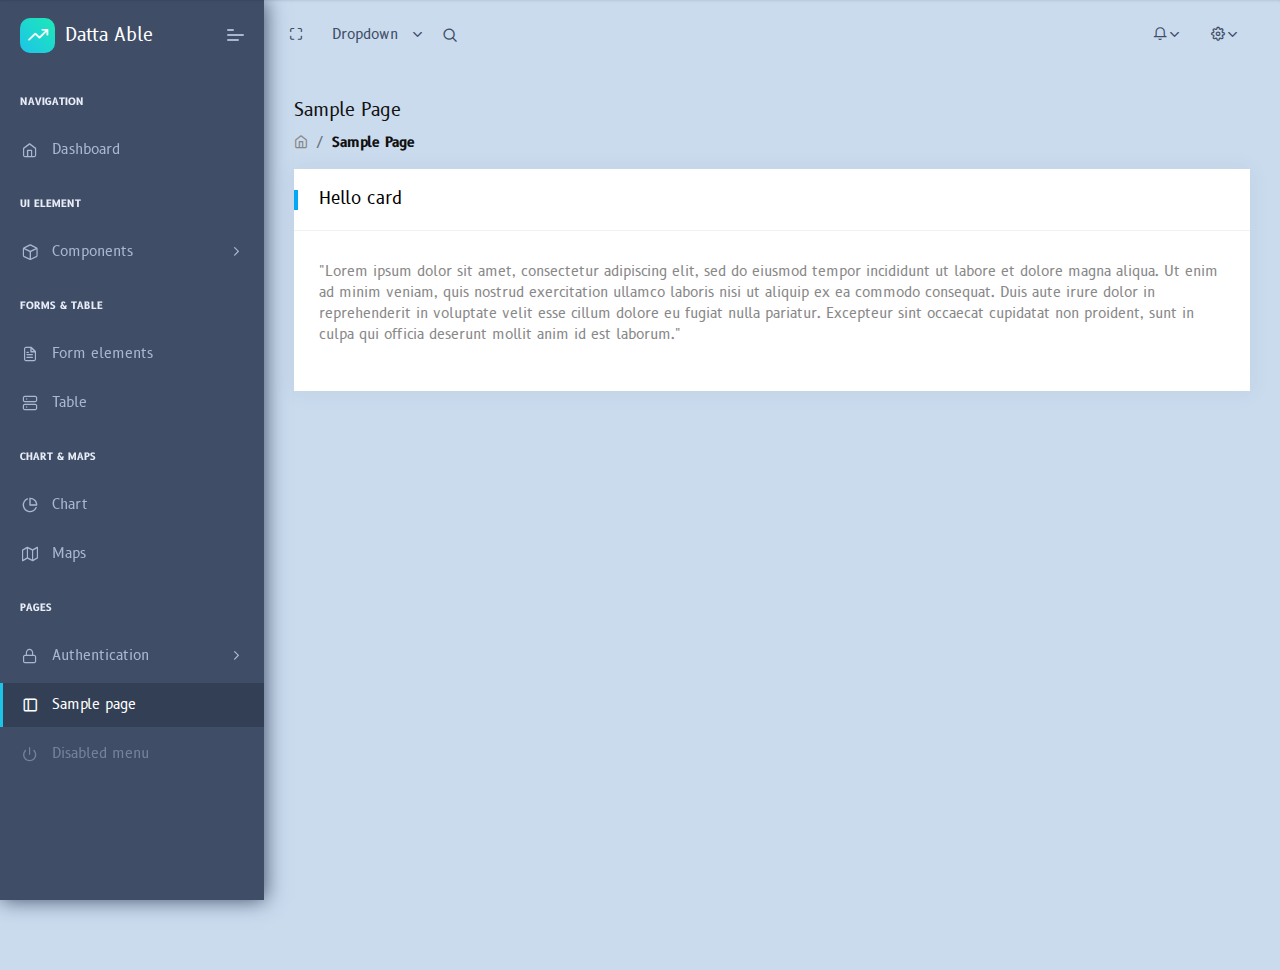
<file: website/template/appointments.html>
<!DOCTYPE html>
<html lang="en">

<head>
    <title>Datta Able Free Bootstrap 4 Admin Template</title>
    <!-- HTML5 Shim and Respond.js IE10 support of HTML5 elements and media queries -->
    <!-- WARNING: Respond.js doesn't work if you view the page via file:// -->
    <!--[if lt IE 10]>
		<script src="https://oss.maxcdn.com/libs/html5shiv/3.7.0/html5shiv.js"></script>
		<script src="https://oss.maxcdn.com/libs/respond.js/1.4.2/respond.min.js"></script>
		<![endif]-->
    <!-- Meta -->
    <meta charset="utf-8">
    <meta name="viewport" content="width=device-width, initial-scale=1.0, user-scalable=0, minimal-ui">
    <meta http-equiv="X-UA-Compatible" content="IE=edge" />
    <meta name="description" content="Datta Able Bootstrap admin template made using Bootstrap 4 and it has huge amount of ready made feature, UI components, pages which completely fulfills any dashboard needs." />
    <meta name="keywords" content="admin templates, bootstrap admin templates, bootstrap 4, dashboard, dashboard templets, sass admin templets, html admin templates, responsive, bootstrap admin templates free download,premium bootstrap admin templates, datta able, datta able bootstrap admin template, free admin theme, free dashboard template"/>
    <meta name="author" content="CodedThemes"/>

    <!-- Favicon icon -->
    <link rel="icon" href="assets/images/favicon.ico" type="image/x-icon">
    <!-- fontawesome icon -->
    <link rel="stylesheet" href="assets/fonts/fontawesome/css/fontawesome-all.min.css">
    <!-- animation css -->
    <link rel="stylesheet" href="assets/plugins/animation/css/animate.min.css">
    <!-- vendor css -->
    <link rel="stylesheet" href="assets/css/style.css">

</head>

<body>
    <!-- [ Pre-loader ] start -->
    <div class="loader-bg">
        <div class="loader-track">
            <div class="loader-fill"></div>
        </div>
    </div>
    <!-- [ Pre-loader ] End -->

    <!-- [ navigation menu ] start -->
    <nav class="pcoded-navbar">
        <div class="navbar-wrapper">
            <div class="navbar-brand header-logo">
               <a href="index.html" class="b-brand">
                   <div class="b-bg">
                       <i class="feather icon-trending-up"></i>
                   </div>
                   <span class="b-title">Datta Able</span>
               </a>
               <a class="mobile-menu" id="mobile-collapse" href="javascript:"><span></span></a>
           </div>
            <div class="navbar-content scroll-div">
                <ul class="nav pcoded-inner-navbar">
                    <li class="nav-item pcoded-menu-caption">
                        <label>Navigation</label>
                    </li>
                    <li data-username="dashboard Default Ecommerce CRM Analytics Crypto Project" class="nav-item">
                        <a href="index.html" class="nav-link "><span class="pcoded-micon"><i class="feather icon-home"></i></span><span class="pcoded-mtext">Dashboard</span></a>
                    </li>
                    <li class="nav-item pcoded-menu-caption">
                        <label>UI Element</label>
                    </li>
                    <li data-username="basic components Button Alert Badges breadcrumb Paggination progress Tooltip popovers Carousel Cards Collapse Tabs pills Modal Grid System Typography Extra Shadows Embeds" class="nav-item pcoded-hasmenu">
                        <a href="javascript:" class="nav-link "><span class="pcoded-micon"><i class="feather icon-box"></i></span><span class="pcoded-mtext">Components</span></a>
                        <ul class="pcoded-submenu">
                            <li class=""><a href="bc_button.html" class="">Button</a></li>
                            <li class=""><a href="bc_badges.html" class="">Badges</a></li>
                            <li class=""><a href="bc_breadcrumb-pagination.html" class="">Breadcrumb & paggination</a></li>
                            <li class=""><a href="bc_collapse.html" class="">Collapse</a></li>
                            <li class=""><a href="bc_tabs.html" class="">Tabs & pills</a></li>
                            <li class=""><a href="bc_typography.html" class="">Typography</a></li>
                            <li class=""><a href="icon-feather.html" class="">Feather<span class="pcoded-badge label label-danger">NEW</span></a></li>
                        </ul>
                    </li>
                    <li class="nav-item pcoded-menu-caption">
                        <label>Forms & table</label>
                    </li>
                    <li data-username="form elements advance componant validation masking wizard picker select" class="nav-item">
                        <a href="form_elements.html" class="nav-link "><span class="pcoded-micon"><i class="feather icon-file-text"></i></span><span class="pcoded-mtext">Form elements</span></a>
                    </li>
                    <li data-username="Table bootstrap datatable footable" class="nav-item">
                        <a href="tbl_bootstrap.html" class="nav-link "><span class="pcoded-micon"><i class="feather icon-server"></i></span><span class="pcoded-mtext">Table</span></a>
                    </li>
                    <li class="nav-item pcoded-menu-caption">
                        <label>Chart & Maps</label>
                    </li>
                    <li data-username="Charts Morris" class="nav-item"><a href="chart-morris.html" class="nav-link "><span class="pcoded-micon"><i class="feather icon-pie-chart"></i></span><span class="pcoded-mtext">Chart</span></a></li>
                    <li data-username="Maps Google" class="nav-item"><a href="map-google.html" class="nav-link "><span class="pcoded-micon"><i class="feather icon-map"></i></span><span class="pcoded-mtext">Maps</span></a></li>
                    <li class="nav-item pcoded-menu-caption">
                        <label>Pages</label>
                    </li>
                    <li data-username="Authentication Sign up Sign in reset password Change password Personal information profile settings map form subscribe" class="nav-item pcoded-hasmenu">
                        <a href="javascript:" class="nav-link "><span class="pcoded-micon"><i class="feather icon-lock"></i></span><span class="pcoded-mtext">Authentication</span></a>
                        <ul class="pcoded-submenu">
                            <li class=""><a href="auth-signup.html" class="" target="_blank">Sign up</a></li>
                            <li class=""><a href="auth-signin.html" class="" target="_blank">Sign in</a></li>
                        </ul>
                    </li>
                    <li data-username="Sample Page" class="nav-item active"><a href="sample-page.html" class="nav-link"><span class="pcoded-micon"><i class="feather icon-sidebar"></i></span><span class="pcoded-mtext">Sample page</span></a></li>
                    <li data-username="Disabled Menu" class="nav-item disabled"><a href="javascript:" class="nav-link"><span class="pcoded-micon"><i class="feather icon-power"></i></span><span class="pcoded-mtext">Disabled menu</span></a></li>
                </ul>
            </div>
        </div>
    </nav>
    <!-- [ navigation menu ] end -->

    <!-- [ Header ] start -->
    <header class="navbar pcoded-header navbar-expand-lg navbar-light">
        <div class="m-header">
            <a class="mobile-menu" id="mobile-collapse1" href="javascript:"><span></span></a>
            <a href="index.html" class="b-brand">
                   <div class="b-bg">
                       <i class="feather icon-trending-up"></i>
                   </div>
                   <span class="b-title">Datta Able</span>
               </a>
        </div>
        <a class="mobile-menu" id="mobile-header" href="javascript:">
            <i class="feather icon-more-horizontal"></i>
        </a>
        <div class="collapse navbar-collapse">
            <ul class="navbar-nav mr-auto">
                <li><a href="javascript:" class="full-screen" onclick="javascript:toggleFullScreen()"><i class="feather icon-maximize"></i></a></li>
                <li class="nav-item dropdown">
                    <a class="dropdown-toggle" href="javascript:" data-toggle="dropdown">Dropdown</a>
                    <ul class="dropdown-menu">
                        <li><a class="dropdown-item" href="javascript:">Action</a></li>
                        <li><a class="dropdown-item" href="javascript:">Another action</a></li>
                        <li><a class="dropdown-item" href="javascript:">Something else here</a></li>
                    </ul>
                </li>
                <li class="nav-item">
                    <div class="main-search">
                        <div class="input-group">
                            <input type="text" id="m-search" class="form-control" placeholder="Search . . .">
                            <a href="javascript:" class="input-group-append search-close">
                                <i class="feather icon-x input-group-text"></i>
                            </a>
                            <span class="input-group-append search-btn btn btn-primary">
                                <i class="feather icon-search input-group-text"></i>
                            </span>
                        </div>
                    </div>
                </li>
            </ul>
            <ul class="navbar-nav ml-auto">
                <li>
                    <div class="dropdown">
                        <a class="dropdown-toggle" href="javascript:" data-toggle="dropdown"><i class="icon feather icon-bell"></i></a>
                        <div class="dropdown-menu dropdown-menu-right notification">
                            <div class="noti-head">
                                <h6 class="d-inline-block m-b-0">Notifications</h6>
                                <div class="float-right">
                                    <a href="javascript:" class="m-r-10">mark as read</a>
                                    <a href="javascript:">clear all</a>
                                </div>
                            </div>
                            <ul class="noti-body">
                                <li class="n-title">
                                    <p class="m-b-0">NEW</p>
                                </li>
                                <li class="notification">
                                    <div class="media">
                                        <img class="img-radius" src="assets/images/user/avatar-1.jpg" alt="Generic placeholder image">
                                        <div class="media-body">
                                            <p><strong>John Doe</strong><span class="n-time text-muted"><i class="icon feather icon-clock m-r-10"></i>30 min</span></p>
                                            <p>New ticket Added</p>
                                        </div>
                                    </div>
                                </li>
                                <li class="n-title">
                                    <p class="m-b-0">EARLIER</p>
                                </li>
                                <li class="notification">
                                    <div class="media">
                                        <img class="img-radius" src="assets/images/user/avatar-2.jpg" alt="Generic placeholder image">
                                        <div class="media-body">
                                            <p><strong>Joseph William</strong><span class="n-time text-muted"><i class="icon feather icon-clock m-r-10"></i>30 min</span></p>
                                            <p>Prchace New Theme and make payment</p>
                                        </div>
                                    </div>
                                </li>
                                <li class="notification">
                                    <div class="media">
                                        <img class="img-radius" src="assets/images/user/avatar-3.jpg" alt="Generic placeholder image">
                                        <div class="media-body">
                                            <p><strong>Sara Soudein</strong><span class="n-time text-muted"><i class="icon feather icon-clock m-r-10"></i>30 min</span></p>
                                            <p>currently login</p>
                                        </div>
                                    </div>
                                </li>
                            </ul>
                            <div class="noti-footer">
                                <a href="javascript:">show all</a>
                            </div>
                        </div>
                    </div>
                </li>
                <li>
                    <div class="dropdown drp-user">
                        <a href="javascript:" class="dropdown-toggle" data-toggle="dropdown">
                            <i class="icon feather icon-settings"></i>
                        </a>
                        <div class="dropdown-menu dropdown-menu-right profile-notification">
                            <div class="pro-head">
                                <img src="assets/images/user/avatar-1.jpg" class="img-radius" alt="User-Profile-Image">
                                <span>John Doe</span>
                                <a href="auth-signin.html" class="dud-logout" title="Logout">
                                    <i class="feather icon-log-out"></i>
                                </a>
                            </div>
                            <ul class="pro-body">
                                <li><a href="javascript:" class="dropdown-item"><i class="feather icon-settings"></i> Settings</a></li>
                                <li><a href="javascript:" class="dropdown-item"><i class="feather icon-user"></i> Profile</a></li>
                                <li><a href="message.html" class="dropdown-item"><i class="feather icon-mail"></i> My Messages</a></li>
                                <li><a href="auth-signin.html" class="dropdown-item"><i class="feather icon-lock"></i> Lock Screen</a></li>
                            </ul>
                        </div>
                    </div>
                </li>
            </ul>
        </div>
    </header>
    <!-- [ Header ] end -->

    <!-- [ Main Content ] start -->
    <div class="pcoded-main-container">
        <div class="pcoded-wrapper">
            <div class="pcoded-content">
                <div class="pcoded-inner-content">
                    <!-- [ breadcrumb ] start -->
                    <div class="page-header">
                        <div class="page-block">
                            <div class="row align-items-center">
                                <div class="col-md-12">
                                    <div class="page-header-title">
                                        <h5 class="m-b-10">Sample Page</h5>
                                    </div>
                                    <ul class="breadcrumb">
                                        <li class="breadcrumb-item"><a href="index.html"><i class="feather icon-home"></i></a></li>
                                        <li class="breadcrumb-item"><a href="javascript:">Sample Page</a></li>
                                    </ul>
                                </div>
                            </div>
                        </div>
                    </div>
                    <!-- [ breadcrumb ] end -->
                    <div class="main-body">
                        <div class="page-wrapper">
                            <!-- [ Main Content ] start -->
                            <div class="row">
                                <div class="col-sm-12">
                                    <div class="card">
                                        <div class="card-header">
                                            <h5>Hello card</h5>
                                        </div>
                                        <div class="card-block">
                                            <p>"Lorem ipsum dolor sit amet, consectetur adipiscing elit, sed do eiusmod tempor incididunt ut labore et dolore magna aliqua. Ut enim ad minim veniam, quis nostrud exercitation ullamco laboris nisi ut aliquip ex ea commodo consequat. Duis aute irure dolor in reprehenderit in voluptate velit esse cillum dolore eu fugiat nulla pariatur. Excepteur sint occaecat cupidatat non proident, sunt in culpa qui officia deserunt mollit anim id est laborum."
                                            </p>
                                        </div>
                                    </div>
                                </div>
                            </div>
                            <!-- [ Main Content ] end -->
                        </div>
                    </div>
                </div>
            </div>
        </div>
    </div>
    <!-- [ Main Content ] end -->

    <!-- Warning Section Starts -->
    <!-- Older IE warning message -->
    <!--[if lt IE 11]>
        <div class="ie-warning">
            <h1>Warning!!</h1>
            <p>You are using an outdated version of Internet Explorer, please upgrade
               <br/>to any of the following web browsers to access this website.
            </p>
            <div class="iew-container">
                <ul class="iew-download">
                    <li>
                        <a href="http://www.google.com/chrome/">
                            <img src="assets/images/browser/chrome.png" alt="Chrome">
                            <div>Chrome</div>
                        </a>
                    </li>
                    <li>
                        <a href="https://www.mozilla.org/en-US/firefox/new/">
                            <img src="assets/images/browser/firefox.png" alt="Firefox">
                            <div>Firefox</div>
                        </a>
                    </li>
                    <li>
                        <a href="http://www.opera.com">
                            <img src="assets/images/browser/opera.png" alt="Opera">
                            <div>Opera</div>
                        </a>
                    </li>
                    <li>
                        <a href="https://www.apple.com/safari/">
                            <img src="assets/images/browser/safari.png" alt="Safari">
                            <div>Safari</div>
                        </a>
                    </li>
                    <li>
                        <a href="http://windows.microsoft.com/en-us/internet-explorer/download-ie">
                            <img src="assets/images/browser/ie.png" alt="">
                            <div>IE (11 & above)</div>
                        </a>
                    </li>
                </ul>
            </div>
            <p>Sorry for the inconvenience!</p>
        </div>
    <![endif]-->
    <!-- Warning Section Ends -->

    <!-- Required Js -->
<script src="assets/js/vendor-all.min.js"></script>
	<script src="assets/plugins/bootstrap/js/bootstrap.min.js"></script>
    <script src="assets/js/pcoded.min.js"></script>


</body>
</html>
</file>
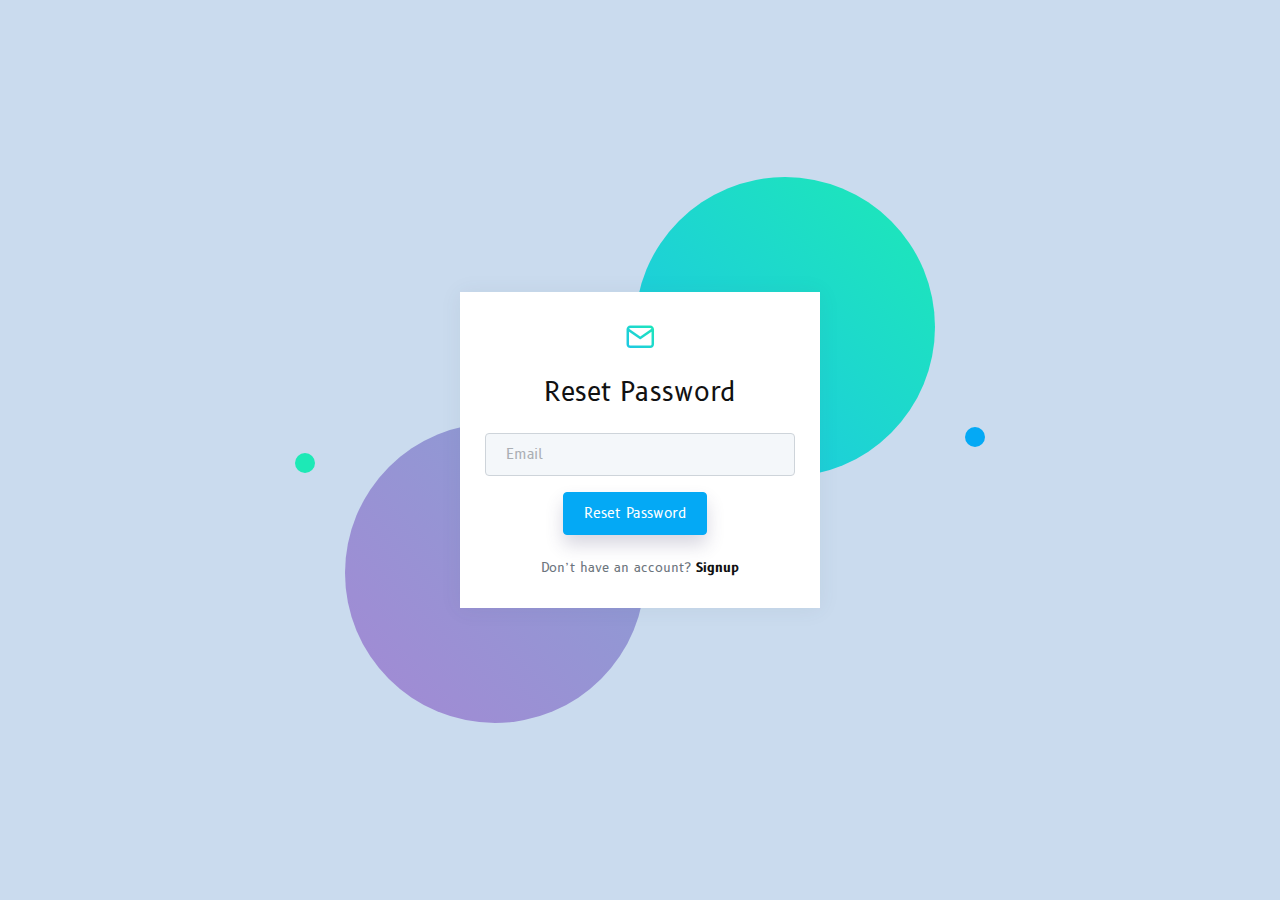
<file: website/template/auth-reset-password.html>
<!DOCTYPE html>
<html lang="en">

<head>
    <title>Datta Able - Reset password</title>
    <!-- HTML5 Shim and Respond.js IE10 support of HTML5 elements and media queries -->
    <!-- WARNING: Respond.js doesn't work if you view the page via file:// -->
    <!--[if lt IE 10]>
		<script src="https://oss.maxcdn.com/libs/html5shiv/3.7.0/html5shiv.js"></script>
		<script src="https://oss.maxcdn.com/libs/respond.js/1.4.2/respond.min.js"></script>
		<![endif]-->
    <!-- Meta -->
    <meta charset="utf-8">
    <meta name="viewport" content="width=device-width, initial-scale=1.0, user-scalable=0, minimal-ui">
    <meta http-equiv="X-UA-Compatible" content="IE=edge" />
    <meta name="description" content="Datta Able Bootstrap admin template made using Bootstrap 4 and it has huge amount of ready made feature, UI components, pages which completely fulfills any dashboard needs." />
    <meta name="keywords" content="admin templates, bootstrap admin templates, bootstrap 4, dashboard, dashboard templets, sass admin templets, html admin templates, responsive, bootstrap admin templates free download,premium bootstrap admin templates, datta able, datta able bootstrap admin template">
    <meta name="author" content="Codedthemes" />

    <!-- Favicon icon -->
    <link rel="icon" href="assets/images/favicon.ico" type="image/x-icon">
    <!-- fontawesome icon -->
    <link rel="stylesheet" href="assets/fonts/fontawesome/css/fontawesome-all.min.css">
    <!-- animation css -->
    <link rel="stylesheet" href="assets/plugins/animation/css/animate.min.css">
    <!-- vendor css -->
    <link rel="stylesheet" href="assets/css/style.css">

</head>

<body>
    <div class="auth-wrapper">
        <div class="auth-content">
            <div class="auth-bg">
                <span class="r"></span>
                <span class="r s"></span>
                <span class="r s"></span>
                <span class="r"></span>
            </div>
            <div class="card">
                <div class="card-body text-center">
                    <div class="mb-4">
                        <i class="feather icon-mail auth-icon"></i>
                    </div>
                    <h3 class="mb-4">Reset Password</h3>
                    <div class="input-group mb-3">
                        <input type="email" class="form-control" placeholder="Email">
                    </div>
                    <button class="btn btn-primary mb-4 shadow-2">Reset Password</button>
                    <p class="mb-0 text-muted">Don’t have an account? <a href="auth-signup.html">Signup</a></p>
                </div>
            </div>
        </div>
    </div>

    <!-- Required Js -->
<script src="assets/js/vendor-all.min.js"></script>
	<script src="assets/plugins/bootstrap/js/bootstrap.min.js"></script>
    <script src="assets/js/pcoded.min.js"></script>

</body>
</html>
</file>
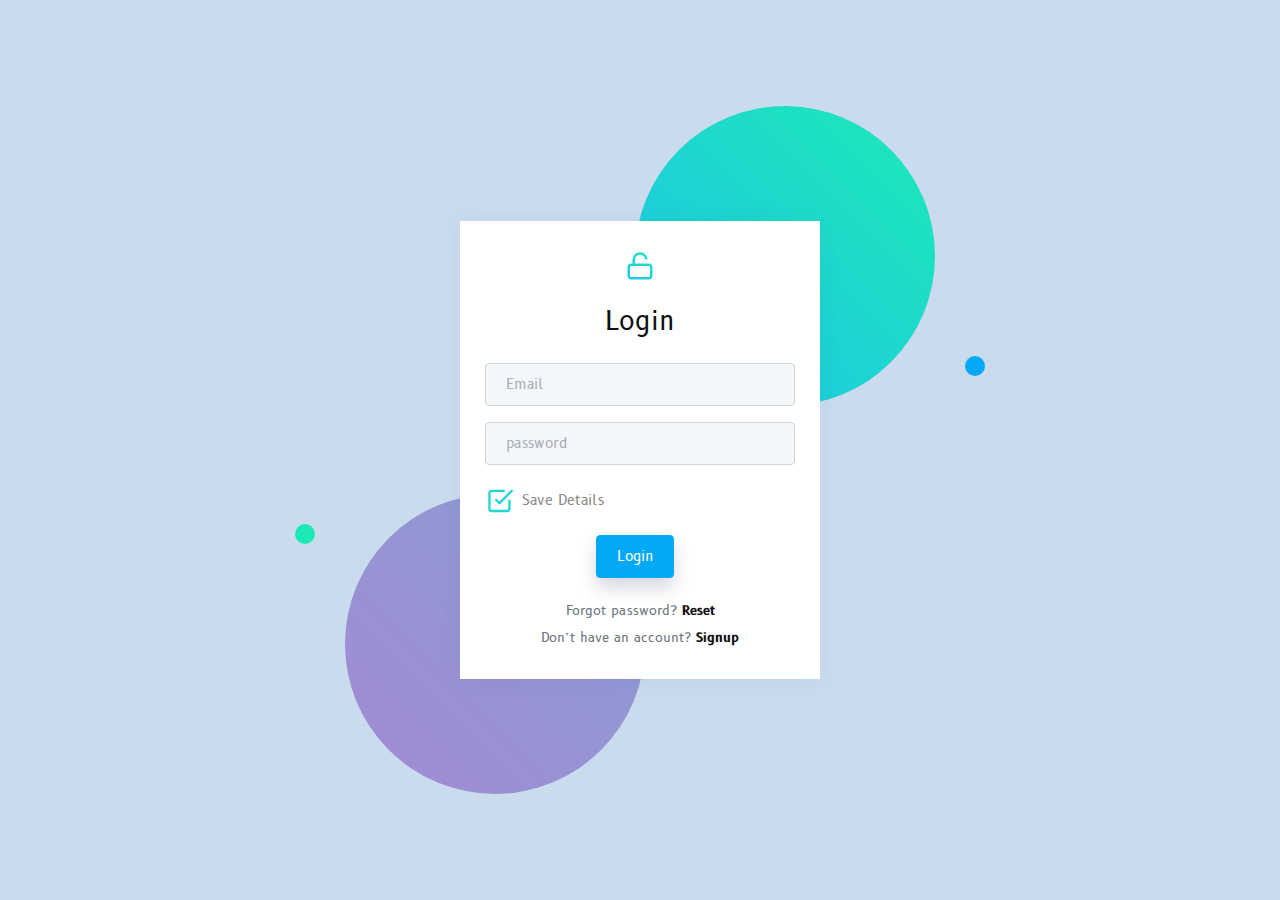
<file: website/template/auth-signin.html>
<!DOCTYPE html>
<html lang="en">

<head>
    <title>Datta Able Free Bootstrap 4 Admin Template</title>
    <!-- HTML5 Shim and Respond.js IE10 support of HTML5 elements and media queries -->
    <!-- WARNING: Respond.js doesn't work if you view the page via file:// -->
    <!--[if lt IE 10]>
		<script src="https://oss.maxcdn.com/libs/html5shiv/3.7.0/html5shiv.js"></script>
		<script src="https://oss.maxcdn.com/libs/respond.js/1.4.2/respond.min.js"></script>
		<![endif]-->
    <!-- Meta -->
    <meta charset="utf-8">
    <meta name="viewport" content="width=device-width, initial-scale=1.0, user-scalable=0, minimal-ui">
    <meta http-equiv="X-UA-Compatible" content="IE=edge" />
    <meta name="description" content="Datta Able Bootstrap admin template made using Bootstrap 4 and it has huge amount of ready made feature, UI components, pages which completely fulfills any dashboard needs." />
    <meta name="keywords" content="admin templates, bootstrap admin templates, bootstrap 4, dashboard, dashboard templets, sass admin templets, html admin templates, responsive, bootstrap admin templates free download,premium bootstrap admin templates, datta able, datta able bootstrap admin template, free admin theme, free dashboard template"/>
    <meta name="author" content="CodedThemes"/>

    <!-- Favicon icon -->
    <link rel="icon" href="assets/images/favicon.ico" type="image/x-icon">
    <!-- fontawesome icon -->
    <link rel="stylesheet" href="assets/fonts/fontawesome/css/fontawesome-all.min.css">
    <!-- animation css -->
    <link rel="stylesheet" href="assets/plugins/animation/css/animate.min.css">
    <!-- vendor css -->
    <link rel="stylesheet" href="assets/css/style.css">

</head>

<body>
    <div class="auth-wrapper">
        <div class="auth-content">
            <div class="auth-bg">
                <span class="r"></span>
                <span class="r s"></span>
                <span class="r s"></span>
                <span class="r"></span>
            </div>
            <div class="card">
                <div class="card-body text-center">
                    <div class="mb-4">
                        <i class="feather icon-unlock auth-icon"></i>
                    </div>
                    <h3 class="mb-4">Login</h3>
                    <div class="input-group mb-3">
                        <input type="email" class="form-control" placeholder="Email">
                    </div>
                    <div class="input-group mb-4">
                        <input type="password" class="form-control" placeholder="password">
                    </div>
                    <div class="form-group text-left">
                        <div class="checkbox checkbox-fill d-inline">
                            <input type="checkbox" name="checkbox-fill-1" id="checkbox-fill-a1" checked="">
                            <label for="checkbox-fill-a1" class="cr"> Save Details</label>
                        </div>
                    </div>
                    <button class="btn btn-primary shadow-2 mb-4">Login</button>
                    <p class="mb-2 text-muted">Forgot password? <a href="auth-reset-password.html">Reset</a></p>
                    <p class="mb-0 text-muted">Don’t have an account? <a href="auth-signup.html">Signup</a></p>
                </div>
            </div>
        </div>
    </div>

    <!-- Required Js -->
<script src="assets/js/vendor-all.min.js"></script>
	<script src="assets/plugins/bootstrap/js/bootstrap.min.js"></script>

</body>
</html>
</file>
<file: assets/css/style.css>
/**======================================================================
=========================================================================
Template Name: Datta Able Admin Template
Author: Codedthemes
supports: https://codedthemes.support-hub.io/
File: style.css
=========================================================================
=========================================================================
  == Table of Contents==
	- Generic classes
		-	Margin, Padding, Font class, text align, position, floating, overflow, background class, text color, display class, boarder class
	- Theme Elements
		-	Accordion, Button, tabs, typography, buttons, box shadow, Lable & Badges, Alert, Pagination, Breadcumb, Cards, Collapse,
        -   Carousel, Grid, Progress, Model, tooltip, popover, Datepicker, Gridstack, lightbox, notification, Nestable, pnotify, rating,
        -   Rangeslider, Slider, Syntax Highlighter, Tour, Treeview, Toolbar, Session Timeout, Session idle Timeout, offline, Animation
    - Forms
        -   Forms Elements, Advance Form Control, Validation, Masking, Wizard, Picker, Select
	- Pages
		-   Chat, authentication, Maintenance, Maps, Landingpage messages, task, Todo, Notes, Charts, Icons, Gallery, Editors,
        -   Invoice, Full Calender, File Upload,
=================================================================================
=================================================================================== */
/*
    description Of variables for build for theme layouts
        1) menu-caption-color
            List of color for sidebar menu caption

        2) brand-background
            List of color for logo background

        3) header-dark-background
            List of color for Dark Header

        4) header-light-background
            List of color for light Header

        5) menu-dark-background
            List of color for Dark sidebar menu

        6) menu-light-background
            List of color for light sidebar menu

        7) menu-active-color
            List of color for Active item highliter

        8) menu-icon-color
            List of color for sidebar menu items icon colors
*/
/**  =====================
     Google Font
==========================  **/
@import url("https://fonts.googleapis.com/css?family=B612:400,700");
@import url("../plugins/bootstrap/css/bootstrap.min.css");
@import url("../fonts/feather/css/feather.css");
@import url("../plugins/jquery-scrollbar/css/jquery.scrollbar.min.css");
@import url("../fonts/datta/datta-icon.css");
/**  =====================
      Custom css start
==========================  **/
body {
  font-family: "B612", sans-serif;
  font-size: 14px;
  color: #888;
  font-weight: 400;
  background: #cadbee;
  position: relative;
}

*:focus {
  outline: none;
}

a:hover {
  outline: none;
  text-decoration: none;
}

h1,
h2,
h3,
h4,
h5,
h6 {
  color: #111;
  font-weight: 400;
}

h1 {
  font-size: 48px;
}

h2 {
  font-size: 44px;
}

h3 {
  font-size: 26px;
}

h4 {
  font-size: 20px;
}

h5 {
  font-size: 18px;
}

h6 {
  font-size: 14px;
}

p {
  font-size: 14px;
}

strong {
  font-weight: 400;
}

.img-radius {
  border-radius: 50%;
}

.page-header-title + .breadcrumb {
  background: transparent;
  padding: 0;
}
.page-header-title + .breadcrumb > .breadcrumb-item a {
  color: #888;
}
.page-header-title + .breadcrumb > .breadcrumb-item:last-child a {
  color: #111;
  font-weight: 700;
}

.theme-bg {
  background: linear-gradient(-135deg, #1de9b6 0%, #1dc4e9 100%);
}

.theme-bg2 {
  background: linear-gradient(-135deg, #899FD4 0%, #A389D4 100%);
}

/* ==========  card css start  =========== */
.anim-rotate {
  -webkit-animation: anim-rotate 1s linear infinite;
          animation: anim-rotate 1s linear infinite;
}

@-webkit-keyframes anim-rotate {
  100% {
    -webkit-transform: rotate(360deg);
            transform: rotate(360deg);
  }
}

@keyframes anim-rotate {
  100% {
    -webkit-transform: rotate(360deg);
            transform: rotate(360deg);
  }
}
.anim-close-card {
  -webkit-animation: anim-close-card 1.4s linear;
          animation: anim-close-card 1.4s linear;
}

@-webkit-keyframes anim-close-card {
  100% {
    opacity: 0.3;
    -webkit-transform: scale3d(0.3, 0.3, 0.3);
            transform: scale3d(0.3, 0.3, 0.3);
  }
}

@keyframes anim-close-card {
  100% {
    opacity: 0.3;
    -webkit-transform: scale3d(0.3, 0.3, 0.3);
            transform: scale3d(0.3, 0.3, 0.3);
  }
}
p.text-muted {
  font-size: 13px;
}

.card {
  border-radius: 0;
  -webkit-box-shadow: 0 1px 20px 0 rgba(69, 90, 100, 0.08);
          box-shadow: 0 1px 20px 0 rgba(69, 90, 100, 0.08);
  border: none;
  margin-bottom: 30px;
  -webkit-transition: all 0.5s ease-in-out;
  transition: all 0.5s ease-in-out;
}
.card .card-header {
  background-color: transparent;
  border-bottom: 1px solid #f1f1f1;
  padding: 20px 25px;
  position: relative;
}
.card .card-header h5 {
  margin-bottom: 0;
  color: #000;
  font-size: 17px;
  font-weight: 400;
  display: inline-block;
  margin-right: 10px;
  line-height: 1.1;
  position: relative;
}
.card .card-header h5:after {
  content: "";
  background-color: #04a9f5;
  position: absolute;
  left: -25px;
  top: 0;
  width: 4px;
  height: 20px;
}
.card .card-header.borderless {
  border-bottom: none;
}
.card .card-header.borderless h5:after {
  display: none;
}
.card .card-header .card-header-right {
  right: 10px;
  top: 10px;
  display: inline-block;
  float: right;
  padding: 0;
  position: absolute;
}
@media only screen and (max-width: 575px) {
  .card .card-header .card-header-right {
    display: none;
  }
}
.card .card-header .card-header-right .dropdown-menu {
  margin-top: 0;
}
.card .card-header .card-header-right .dropdown-menu li a {
  font-size: 14px;
  text-transform: capitalize;
}
.card .card-header .card-header-right .btn.dropdown-toggle {
  border: none;
  background: transparent;
  -webkit-box-shadow: none;
          box-shadow: none;
  color: #888;
}
.card .card-header .card-header-right .btn.dropdown-toggle i {
  margin-right: 0;
}
.card .card-header .card-header-right .btn.dropdown-toggle:after {
  display: none;
}
.card .card-header .card-header-right .btn.dropdown-toggle:focus {
  -webkit-box-shadow: none;
          box-shadow: none;
  outline: none;
}
.card .card-footer {
  border-top: 1px solid #f1f1f1;
  background: transparent;
  padding: 25px;
}
.card .card-block,
.card .card-body {
  padding: 30px 25px;
}
.card.card-load {
  position: relative;
  overflow: hidden;
}
.card.card-load .card-loader {
  position: absolute;
  top: 0;
  left: 0;
  width: 100%;
  height: 100%;
  display: -webkit-box;
  display: -ms-flexbox;
  display: flex;
  -webkit-box-align: center;
      -ms-flex-align: center;
          align-items: center;
  background-color: rgba(255, 255, 255, 0.7);
  z-index: 999;
}
.card.card-load .card-loader i {
  margin: 0 auto;
  color: #04a9f5;
  font-size: 24px;
  -webkit-box-align: center;
      -ms-flex-align: center;
          align-items: center;
  display: -webkit-box;
  display: -ms-flexbox;
  display: flex;
}
.card.full-card {
  z-index: 99999;
  border-radius: 0;
}

/* ==========  scrollbar End  =========== */
.scroll-y {
  z-index: 1027;
}

/* ==========  scrollbar End  ===========
 ==========  card css End  ===========
 ================================    Dropdown Start  ===================== */
.dropdown-menu {
  padding: 20px 0;
  margin-top: 15px;
  -webkit-box-shadow: 0 1px 10px 0 rgba(69, 90, 100, 0.2);
          box-shadow: 0 1px 10px 0 rgba(69, 90, 100, 0.2);
  border: none;
}
.dropdown-menu.show:before {
  content: "\63";
  font-family: "pct";
  position: absolute;
  left: 15px;
  top: -5px;
  z-index: 1001;
  font-size: 40px;
  line-height: 0;
  color: #fff;
  text-shadow: 0 -2px 2px rgba(69, 90, 100, 0.12);
}
.dropdown-menu.show.dropdown-menu-right:before {
  left: auto;
  right: 5px;
}
.dropdown-menu[x-placement="top-start"] {
  margin-bottom: 15px;
  margin-top: 0;
}
.dropdown-menu[x-placement="top-start"].show:before {
  content: "\64";
  bottom: -5px;
  top: auto;
  text-shadow: 0 2px 2px rgba(69, 90, 100, 0.12);
}
.dropdown-menu > li {
  padding-left: 15px;
  padding-right: 15px;
}
.dropdown-menu > li > a {
  padding: 5px;
  color: #888;
}
.dropdown-menu > li > a i {
  font-size: 15px;
  display: -webkit-inline-box;
  display: -ms-inline-flexbox;
  display: inline-flex;
  -webkit-box-align: center;
      -ms-flex-align: center;
          align-items: center;
  -webkit-box-pack: center;
      -ms-flex-pack: center;
          justify-content: center;
  margin-right: 10px;
}
.dropdown-menu > li.active, .dropdown-menu > li:active, .dropdown-menu > li:focus, .dropdown-menu > li:hover {
  background: rgba(4, 169, 245, 0.1);
}
.dropdown-menu > li.active > a, .dropdown-menu > li:active > a, .dropdown-menu > li:focus > a, .dropdown-menu > li:hover > a {
  background: transparent;
}

/* ================================    Dropdown End  ===================== */
@media (min-width: 1600px) {
  .container {
    max-width: 1540px;
  }
}
@media (max-width: 992px) {
  .container {
    max-width: 100%;
  }
}
/* ========================================================
 ===============     document      ======================
 ========================================================

 Grid examples
*/
.bd-example-row {
  background: #f4f7fa;
  padding: 15px;
  margin-bottom: 15px;
}
.bd-example-row .row > [class^="col-"],
.bd-example-row .row > .col {
  padding-top: 0.75rem;
  padding-bottom: 0.75rem;
  background-color: rgba(86, 61, 124, 0.15);
  border: 1px solid rgba(86, 61, 124, 0.2);
}
.bd-example-row .row + .row {
  margin-top: 1rem;
}
.bd-example-row .flex-items-bottom,
.bd-example-row .flex-items-middle,
.bd-example-row .flex-items-top {
  min-height: 6rem;
  background-color: rgba(255, 0, 0, 0.1);
}

.bd-example-row-flex-cols .row {
  min-height: 10rem;
  background-color: rgba(255, 0, 0, 0.1);
}

/* Docs examples */
.bd-example {
  position: relative;
  padding: 1rem;
  margin: 1rem;
  border: solid #ddd;
  border-width: 0.2rem 0 0;
}
@media only screen and (max-height: 575px) {
  .bd-example {
    padding: 1.5rem;
    margin-right: 0;
    margin-left: 0;
    border-width: 0.2rem;
  }
}

/* Example modals */
.modal {
  z-index: 1072;
}
.modal .popover,
.modal .tooltip {
  z-index: 1073;
}

.modal-backdrop {
  z-index: 1071;
}

.bd-example-modal {
  background-color: #fafafa;
}
.bd-example-modal .modal {
  position: relative;
  top: auto;
  right: auto;
  bottom: auto;
  left: auto;
  z-index: 1;
  display: block;
}
.bd-example-modal .modal-dialog {
  left: auto;
  margin-right: auto;
  margin-left: auto;
}

/* Example tabbable tabs */
.bd-example-tabs .nav-tabs {
  margin-bottom: 1rem;
}

/* Code snippets */
.highlight {
  padding: 1rem;
  margin-top: 1rem;
  margin-bottom: 1rem;
  background-color: #f3f2fb;
  -ms-overflow-style: -ms-autohiding-scrollbar;
}
@media only screen and (max-height: 575px) {
  .highlight {
    padding: 1.5rem;
  }
}

.bd-content .highlight {
  margin-right: 15px;
  margin-left: 15px;
}
@media only screen and (max-height: 575px) {
  .bd-content .highlight {
    margin-right: 0;
    margin-left: 0;
  }
}

.highlight pre {
  padding: 0;
  margin-top: 0;
  margin-bottom: 0;
  background-color: transparent;
  border: 0;
}
.highlight pre code {
  font-size: inherit;
  color: #333;
}

/* =======================================================================
 ===============     Ui kit copy model style      ====================== */
/* Code examples */
.datta-example {
  position: relative;
}
.datta-example .datta-example-btns {
  position: absolute;
  right: 30px;
  top: -10px;
  opacity: 0;
  -webkit-transform: rotateX(-90deg);
          transform: rotateX(-90deg);
  -webkit-transition: all 0.3s ease-in-out;
  transition: all 0.3s ease-in-out;
}
.datta-example .datta-example-btns .datta-example-btn {
  display: inline-block;
  line-height: 1;
  font-weight: 600;
  background: #04a9f5;
  color: #fff;
  padding: 0.1875rem 0.3125rem;
  border-radius: 2px;
  white-space: nowrap;
  font-size: 11px;
  margin: 0 4px;
}
.datta-example .datta-example-btns .datta-example-btn.copy::before {
  content: "COPY";
}
.datta-example .datta-example-btns .datta-example-btn.copied {
  background: #1de9b6 !important;
  color: #fff !important;
}
.datta-example .datta-example-btns .datta-example-btn.copied::before {
  content: "COPIED!";
}
.datta-example:hover .datta-example-btns {
  top: -21px;
  -webkit-transform: rotateX(0deg);
          transform: rotateX(0deg);
  opacity: 1;
}

/* Modal */
.datta-example-modal {
  position: fixed;
  z-index: 1099;
  top: 0;
  right: 0;
  width: 100%;
  height: 100%;
  overflow: hidden;
  background: #282c34;
  -webkit-transform-origin: 50% 0;
          transform-origin: 50% 0;
  -webkit-transform: scale(0);
          transform: scale(0);
  -webkit-transition: all 0.3s ease-in-out;
  transition: all 0.3s ease-in-out;
}

.datta-example-modal-opened {
  overflow: hidden !important;
}
.datta-example-modal-opened .datta-example-modal {
  -webkit-transform: scale(1);
          transform: scale(1);
}

.datta-example-modal-content {
  max-width: 100vw;
  margin: auto;
  padding: 50px;
  height: 100vh;
  overflow: auto;
}
.datta-example-modal-content > pre {
  overflow: hidden;
  width: -webkit-fit-content;
  width: -moz-fit-content;
  width: fit-content;
}
.datta-example-modal-content > pre > code {
  padding: 0;
  background: none;
  font-size: 16px;
}

.md-datta-example-modal-copy {
  display: block;
  position: fixed;
  top: 90px;
  right: 30px;
  margin-right: 8px;
  font-size: 1.5rem;
  border-radius: 50%;
  padding: 10px 15px;
  background: #04a9f5;
  color: #fff;
  -webkit-box-shadow: 0 10px 20px 0 rgba(0, 0, 0, 0.2);
          box-shadow: 0 10px 20px 0 rgba(0, 0, 0, 0.2);
  z-index: 1;
  white-space: nowrap;
}
.md-datta-example-modal-copy:hover {
  -webkit-box-shadow: 0 10px 20px 0 rgba(0, 0, 0, 0.2);
          box-shadow: 0 10px 20px 0 rgba(0, 0, 0, 0.2);
  color: #fff;
}
.md-datta-example-modal-copy.copied::before {
  content: "Copied to Clipboard Successfully ! . . .";
  position: absolute;
  display: block;
  right: 100%;
  margin-right: 10px;
  font-size: 14px;
  background: #1de9b6;
  line-height: 24px;
  height: 24px;
  border-radius: 3px;
  padding: 0 6px;
  top: 50%;
  margin-top: -12px;
}

.datta-example-modal-close {
  display: block;
  position: fixed;
  top: 10px;
  right: 52px;
  color: #fff;
  opacity: 0.2;
  font-size: 3rem;
  font-weight: 100;
  -webkit-transition: all 0.3s ease-in-out;
  transition: all 0.3s ease-in-out;
  z-index: 1;
}
.datta-example-modal-close:hover {
  color: #fff;
  opacity: 0.9;
}

/* Code */
.cui-bottom-spacer {
  height: 12rem;
}

/* editor style for model */
.hljs {
  padding: 0.5em;
  color: #abb2bf;
  background: #282c34;
}

.hljs-comment,
.hljs-quote {
  color: #5c6370;
  font-style: italic;
}

.hljs-doctag,
.hljs-formula,
.hljs-keyword {
  color: #c678dd;
}

.hljs-deletion,
.hljs-name,
.hljs-section,
.hljs-selector-tag,
.hljs-subst {
  color: #e06c75;
}

.hljs-literal {
  color: #56b6c2;
}

.hljs-addition,
.hljs-attribute,
.hljs-meta-string,
.hljs-regexp,
.hljs-string {
  color: #98c379;
}

.hljs-built_in,
.hljs-class .hljs-title {
  color: #e6c07b;
}

.hljs-attr,
.hljs-number,
.hljs-selector-attr,
.hljs-selector-class,
.hljs-selector-pseudo,
.hljs-template-variable,
.hljs-type,
.hljs-variable {
  color: #d19a66;
}

.hljs-bullet,
.hljs-link,
.hljs-meta,
.hljs-selector-id,
.hljs-symbol,
.hljs-title {
  color: #61aeee;
}

.hljs-emphasis {
  font-style: italic;
}

.hljs-strong {
  font-weight: bold;
}

.hljs-link {
  text-decoration: underline;
}

/* ================================    md animated mode start   ===================== */
.md-show.md-effect-12 ~ .md-overlay {
  background: linear-gradient(-135deg, #1de9b6 0%, #1dc4e9 100%);
}

/* ================================    md animated mode End   ===================== */
/* ================================    range slider Start  ===================== */
.tooltip.in {
  opacity: 0.9;
}
.tooltip .tooltip-arrow {
  position: absolute;
  width: 0;
  height: 0;
  border-color: transparent;
  border-style: solid;
}
.tooltip.top {
  padding: 5px 0;
  margin-top: -3px;
}
.tooltip.top .tooltip-arrow {
  bottom: 0;
  left: 50%;
  margin-left: -5px;
  border-width: 5px 5px 0;
  border-top-color: #000;
}

/* ================================    range slider End  ===================== */
/* ================================    owl-carousel slider Start  ===================== */
.owl-carousel .owl-nav button.owl-next, .owl-carousel .owl-nav button.owl-prev {
  padding: 3px 9px;
}

/* ================================    owl-carousel slider End  ===================== */
/* ================================    Bootstrap tags input Start  ===================== */
.bootstrap-tagsinput {
  padding: 10px 15px;
  -webkit-box-shadow: none;
          box-shadow: none;
  border-radius: 2px;
  background: #f0f3f6;
}
.bootstrap-tagsinput .tag {
  padding: 5px 12px;
  border-radius: 2px;
  line-height: 37px;
  margin-top: 5px;
  margin-right: 5px;
}
.bootstrap-tagsinput .tag [data-role="remove"] {
  margin-right: -5px;
}
.bootstrap-tagsinput .tag [data-role="remove"]:after {
  content: "\e8f6";
  padding: 0 2px;
  font-family: 'feather' !important;
}

/* ================================    Bootstrap tags input End  ===================== */
/* ================================    Multi-Select Start  ===================== */
.ms-container {
  width: 100%;
}

/* ================================    Multi-Select End  ===================== */
/* ================================    Blockquote Start  ===================== */
.blockquote {
  border-left: 0.25rem solid #eaeaea;
  padding: 0.5rem 1rem;
}
.blockquote.text-right {
  border-left: none;
  border-right: 0.25rem solid #eaeaea;
}

/* ================================    Blockquote End  ===================== */
/* ================================    animation start  ===================== */
.card .animated {
  -webkit-animation-duration: 1s;
          animation-duration: 1s;
  border: 5px solid #fff;
  margin-bottom: 30px;
  -webkit-box-shadow: 0 10px 20px 0 rgba(0, 0, 0, 0.2);
          box-shadow: 0 10px 20px 0 rgba(0, 0, 0, 0.2);
}

/* ================================    animation End  ===================== */
/* ================================    browser  warning  Start  ===================== */
.ie-warning {
  position: fixed;
  top: 0;
  left: 0;
  z-index: 999999;
  background: #000000;
  width: 100%;
  height: 100%;
  text-align: center;
  color: #fff;
  font-family: "Courier New", Courier, monospace;
  padding: 50px 0;
}
.ie-warning p {
  font-size: 17px;
}
.ie-warning h1 {
  color: #fff;
}
.ie-warning .iew-container {
  min-width: 1024px;
  width: 100%;
  height: 200px;
  background: #fff;
  margin: 50px 0;
}
.ie-warning .iew-download {
  list-style: none;
  padding: 30px 0;
  margin: 0 auto;
  width: 720px;
}
.ie-warning .iew-download > li {
  float: left;
  vertical-align: top;
}
.ie-warning .iew-download > li > a {
  display: block;
  color: #000;
  width: 140px;
  font-size: 15px;
  padding: 15px 0;
}
.ie-warning .iew-download > li > a > div {
  margin-top: 10px;
}
.ie-warning .iew-download > li > a:hover {
  background-color: #eee;
}

/* ================================    browser  warning  End  ===================== */
/* material icon for material datetime picker */
/* fallback */
@font-face {
  font-family: 'Material Icons';
  font-style: normal;
  font-weight: 400;
  src: url("https://fonts.gstatic.com/s/materialicons/v41/flUhRq6tzZclQEJ-Vdg-IuiaDsNc.woff2") format("woff2");
}
.material-icons {
  font-family: 'Material Icons';
  font-weight: normal;
  font-style: normal;
  font-size: 24px;
  line-height: 1;
  letter-spacing: normal;
  text-transform: none;
  display: inline-block;
  white-space: nowrap;
  word-wrap: normal;
  direction: ltr;
  -webkit-font-feature-settings: 'liga';
  -webkit-font-smoothing: antialiased;
}

/* material icon for material datetime picker */
/**  =====================
      Generic-class css start
========================== **/
/*====== Padding , Margin css starts ======*/
.p-0 {
  padding: 0px;
}
.p-t-0 {
  padding-top: 0px;
}
.p-b-0 {
  padding-bottom: 0px;
}
.p-l-0 {
  padding-left: 0px;
}
.p-r-0 {
  padding-right: 0px;
}

.m-0 {
  margin: 0px;
}
.m-t-0 {
  margin-top: 0px;
}
.m-b-0 {
  margin-bottom: 0px;
}
.m-l-0 {
  margin-left: 0px;
}
.m-r-0 {
  margin-right: 0px;
}

.p-5 {
  padding: 5px;
}
.p-t-5 {
  padding-top: 5px;
}
.p-b-5 {
  padding-bottom: 5px;
}
.p-l-5 {
  padding-left: 5px;
}
.p-r-5 {
  padding-right: 5px;
}

.m-5 {
  margin: 5px;
}
.m-t-5 {
  margin-top: 5px;
}
.m-b-5 {
  margin-bottom: 5px;
}
.m-l-5 {
  margin-left: 5px;
}
.m-r-5 {
  margin-right: 5px;
}

.p-10 {
  padding: 10px;
}
.p-t-10 {
  padding-top: 10px;
}
.p-b-10 {
  padding-bottom: 10px;
}
.p-l-10 {
  padding-left: 10px;
}
.p-r-10 {
  padding-right: 10px;
}

.m-10 {
  margin: 10px;
}
.m-t-10 {
  margin-top: 10px;
}
.m-b-10 {
  margin-bottom: 10px;
}
.m-l-10 {
  margin-left: 10px;
}
.m-r-10 {
  margin-right: 10px;
}

.p-15 {
  padding: 15px;
}
.p-t-15 {
  padding-top: 15px;
}
.p-b-15 {
  padding-bottom: 15px;
}
.p-l-15 {
  padding-left: 15px;
}
.p-r-15 {
  padding-right: 15px;
}

.m-15 {
  margin: 15px;
}
.m-t-15 {
  margin-top: 15px;
}
.m-b-15 {
  margin-bottom: 15px;
}
.m-l-15 {
  margin-left: 15px;
}
.m-r-15 {
  margin-right: 15px;
}

.p-20 {
  padding: 20px;
}
.p-t-20 {
  padding-top: 20px;
}
.p-b-20 {
  padding-bottom: 20px;
}
.p-l-20 {
  padding-left: 20px;
}
.p-r-20 {
  padding-right: 20px;
}

.m-20 {
  margin: 20px;
}
.m-t-20 {
  margin-top: 20px;
}
.m-b-20 {
  margin-bottom: 20px;
}
.m-l-20 {
  margin-left: 20px;
}
.m-r-20 {
  margin-right: 20px;
}

.p-25 {
  padding: 25px;
}
.p-t-25 {
  padding-top: 25px;
}
.p-b-25 {
  padding-bottom: 25px;
}
.p-l-25 {
  padding-left: 25px;
}
.p-r-25 {
  padding-right: 25px;
}

.m-25 {
  margin: 25px;
}
.m-t-25 {
  margin-top: 25px;
}
.m-b-25 {
  margin-bottom: 25px;
}
.m-l-25 {
  margin-left: 25px;
}
.m-r-25 {
  margin-right: 25px;
}

.p-30 {
  padding: 30px;
}
.p-t-30 {
  padding-top: 30px;
}
.p-b-30 {
  padding-bottom: 30px;
}
.p-l-30 {
  padding-left: 30px;
}
.p-r-30 {
  padding-right: 30px;
}

.m-30 {
  margin: 30px;
}
.m-t-30 {
  margin-top: 30px;
}
.m-b-30 {
  margin-bottom: 30px;
}
.m-l-30 {
  margin-left: 30px;
}
.m-r-30 {
  margin-right: 30px;
}

.p-35 {
  padding: 35px;
}
.p-t-35 {
  padding-top: 35px;
}
.p-b-35 {
  padding-bottom: 35px;
}
.p-l-35 {
  padding-left: 35px;
}
.p-r-35 {
  padding-right: 35px;
}

.m-35 {
  margin: 35px;
}
.m-t-35 {
  margin-top: 35px;
}
.m-b-35 {
  margin-bottom: 35px;
}
.m-l-35 {
  margin-left: 35px;
}
.m-r-35 {
  margin-right: 35px;
}

.p-40 {
  padding: 40px;
}
.p-t-40 {
  padding-top: 40px;
}
.p-b-40 {
  padding-bottom: 40px;
}
.p-l-40 {
  padding-left: 40px;
}
.p-r-40 {
  padding-right: 40px;
}

.m-40 {
  margin: 40px;
}
.m-t-40 {
  margin-top: 40px;
}
.m-b-40 {
  margin-bottom: 40px;
}
.m-l-40 {
  margin-left: 40px;
}
.m-r-40 {
  margin-right: 40px;
}

.p-45 {
  padding: 45px;
}
.p-t-45 {
  padding-top: 45px;
}
.p-b-45 {
  padding-bottom: 45px;
}
.p-l-45 {
  padding-left: 45px;
}
.p-r-45 {
  padding-right: 45px;
}

.m-45 {
  margin: 45px;
}
.m-t-45 {
  margin-top: 45px;
}
.m-b-45 {
  margin-bottom: 45px;
}
.m-l-45 {
  margin-left: 45px;
}
.m-r-45 {
  margin-right: 45px;
}

.p-50 {
  padding: 50px;
}
.p-t-50 {
  padding-top: 50px;
}
.p-b-50 {
  padding-bottom: 50px;
}
.p-l-50 {
  padding-left: 50px;
}
.p-r-50 {
  padding-right: 50px;
}

.m-50 {
  margin: 50px;
}
.m-t-50 {
  margin-top: 50px;
}
.m-b-50 {
  margin-bottom: 50px;
}
.m-l-50 {
  margin-left: 50px;
}
.m-r-50 {
  margin-right: 50px;
}

/*====== Padding , Margin css ends ======*/
/*====== text-color, background color css starts ======*/
.bg-c-blue {
  background: #04a9f5;
}

.text-c-blue {
  color: #04a9f5;
}

.bg-c-red {
  background: #f44236;
}

.text-c-red {
  color: #f44236;
}

.bg-c-green {
  background: #1de9b6;
}

.text-c-green {
  color: #1de9b6;
}

.bg-c-yellow {
  background: #f4c22b;
}

.text-c-yellow {
  color: #f4c22b;
}

.bg-c-purple {
  background: #a389d4;
}

.text-c-purple {
  color: #a389d4;
}

/*====== text-color css ends ======*/
/*====== Card top border css starts ======*/
.card-border-c-blue {
  border-top: 4px solid #04a9f5;
}

.card-border-c-red {
  border-top: 4px solid #f44236;
}

.card-border-c-green {
  border-top: 4px solid #1de9b6;
}

.card-border-c-yellow {
  border-top: 4px solid #f4c22b;
}

.card-border-c-purple {
  border-top: 4px solid #a389d4;
}

/*====== Card top border ends ======*/
/*====== Font-size css starts ======*/
.f-10 {
  font-size: 10px;
}

.f-12 {
  font-size: 12px;
}

.f-14 {
  font-size: 14px;
}

.f-16 {
  font-size: 16px;
}

.f-18 {
  font-size: 18px;
}

.f-20 {
  font-size: 20px;
}

.f-22 {
  font-size: 22px;
}

.f-24 {
  font-size: 24px;
}

.f-26 {
  font-size: 26px;
}

.f-28 {
  font-size: 28px;
}

.f-30 {
  font-size: 30px;
}

.f-32 {
  font-size: 32px;
}

.f-34 {
  font-size: 34px;
}

.f-36 {
  font-size: 36px;
}

.f-38 {
  font-size: 38px;
}

.f-40 {
  font-size: 40px;
}

.f-42 {
  font-size: 42px;
}

.f-44 {
  font-size: 44px;
}

.f-46 {
  font-size: 46px;
}

.f-48 {
  font-size: 48px;
}

.f-50 {
  font-size: 50px;
}

.f-52 {
  font-size: 52px;
}

.f-54 {
  font-size: 54px;
}

.f-56 {
  font-size: 56px;
}

.f-58 {
  font-size: 58px;
}

.f-60 {
  font-size: 60px;
}

.f-62 {
  font-size: 62px;
}

.f-64 {
  font-size: 64px;
}

.f-66 {
  font-size: 66px;
}

.f-68 {
  font-size: 68px;
}

.f-70 {
  font-size: 70px;
}

.f-72 {
  font-size: 72px;
}

.f-74 {
  font-size: 74px;
}

.f-76 {
  font-size: 76px;
}

.f-78 {
  font-size: 78px;
}

.f-80 {
  font-size: 80px;
}

/*====== Font-size css ends ======*/
/*====== Font-weight css starts ======*/
.f-w-100 {
  font-weight: 100;
}

.f-w-200 {
  font-weight: 200;
}

.f-w-300 {
  font-weight: 300;
}

.f-w-400 {
  font-weight: 400;
}

.f-w-500 {
  font-weight: 500;
}

.f-w-600 {
  font-weight: 600;
}

.f-w-700 {
  font-weight: 700;
}

.f-w-800 {
  font-weight: 800;
}

.f-w-900 {
  font-weight: 900;
}

/*====== Font-weight css ends ======*/
/* new logo start */
.b-brand {
  display: -webkit-box;
  display: -ms-flexbox;
  display: flex;
  -webkit-box-align: center;
      -ms-flex-align: center;
          align-items: center;
}
.b-brand .b-bg {
  background: linear-gradient(-135deg, #1de9b6 0%, #1dc4e9 100%);
  border-radius: 10px;
  width: 35px;
  height: 35px;
  display: -webkit-inline-box;
  display: -ms-inline-flexbox;
  display: inline-flex;
  -webkit-box-align: center;
      -ms-flex-align: center;
          align-items: center;
  -webkit-box-pack: center;
      -ms-flex-pack: center;
          justify-content: center;
}
.b-brand .b-bg i {
  color: #fff;
}
.b-brand .b-title {
  margin-left: 10px;
  font-weight: 100;
  color: #fff;
  font-size: 18px;
}

.navbar-collapsed .b-brand .b-title {
  -webkit-transform: rotateY(-90deg);
          transform: rotateY(-90deg);
  -webkit-transform-origin: 0 0;
          transform-origin: 0 0;
  opacity: 0;
  -webkit-transition: all 0.3s ease-in-out;
  transition: all 0.3s ease-in-out;
}
.navbar-collapsed .mobile-menu {
  -webkit-transform: rotateY(-90deg);
          transform: rotateY(-90deg);
  -webkit-transform-origin: 0 0;
          transform-origin: 0 0;
  opacity: 0;
  -webkit-transition: all 0.3s ease-in-out;
  transition: all 0.3s ease-in-out;
}
.navbar-collapsed:hover .b-brand .b-title {
  -webkit-transform: rotateY(0deg);
          transform: rotateY(0deg);
  opacity: 1;
}
.navbar-collapsed:hover .mobile-menu {
  -webkit-transition-delay: 0.3s;
          transition-delay: 0.3s;
  -webkit-transform: rotateY(0deg);
          transform: rotateY(0deg);
  opacity: 1;
}

/* new logo End  */
/* Pre-loader css start */
.loader-bg {
  position: fixed;
  top: 0;
  left: 0;
  width: 100%;
  height: 3px;
  z-index: 1035;
  -webkit-box-shadow: inset 0 1px 2px rgba(0, 0, 0, 0.2);
          box-shadow: inset 0 1px 2px rgba(0, 0, 0, 0.2);
}
.loader-bg .loader-track {
  position: relative;
  height: 3px;
  display: block;
  width: 100%;
  overflow: hidden;
}
.loader-bg .loader-track .loader-fill:after, .loader-bg .loader-track .loader-fill:before {
  content: '';
  background: linear-gradient(-135deg, #1de9b6 0%, #1dc4e9 100%);
  position: absolute;
  top: 0;
  left: 0;
  bottom: 0;
  will-change: left, right;
}
.loader-bg .loader-track .loader-fill:before {
  -webkit-animation: mbar 2.1s cubic-bezier(0.65, 0.815, 0.735, 0.395) infinite;
          animation: mbar 2.1s cubic-bezier(0.65, 0.815, 0.735, 0.395) infinite;
}
.loader-bg .loader-track .loader-fill:after {
  -webkit-animation: m_s 2.1s cubic-bezier(0.165, 0.84, 0.44, 1) infinite;
          animation: m_s 2.1s cubic-bezier(0.165, 0.84, 0.44, 1) infinite;
  -webkit-animation-delay: 1.15s;
          animation-delay: 1.15s;
}

@-webkit-keyframes mbar {
  0% {
    left: -35%;
    right: 100%;
  }
  60% {
    left: 100%;
    right: -90%;
  }
  100% {
    left: 100%;
    right: -35%;
  }
}

@keyframes mbar {
  0% {
    left: -35%;
    right: 100%;
  }
  60% {
    left: 100%;
    right: -90%;
  }
  100% {
    left: 100%;
    right: -35%;
  }
}
@-webkit-keyframes m_s {
  0% {
    left: -200%;
    right: 100%;
  }
  60% {
    left: 107%;
    right: -8%;
  }
  100% {
    left: 107%;
    right: -8%;
  }
}
@keyframes m_s {
  0% {
    left: -200%;
    right: 100%;
  }
  60% {
    left: 107%;
    right: -8%;
  }
  100% {
    left: 107%;
    right: -8%;
  }
}
/* Pre-loader css end */
/* header css start */
.pcoded-header {
  z-index: 1028;
  position: relative;
  display: -webkit-box;
  display: -ms-flexbox;
  display: flex;
  min-height: 70px;
  padding: 0;
  position: relative;
  top: 0;
  background: transparent;
  color: #3f4d67;
  width: calc(100% - 264px);
  margin-left: 264px;
  -webkit-transition: all 0.3s ease-in-out;
  transition: all 0.3s ease-in-out;
}
.pcoded-header .m-header {
  display: none;
}
.pcoded-header .m-header .logo-dark,
.pcoded-header .m-header .logo-thumb {
  display: none;
}
.pcoded-header .input-group {
  background: transparent;
}
.pcoded-header .input-group .input-group-text {
  margin-right: 0;
}
.pcoded-header .input-group {
  background: transparent;
}
.pcoded-header .input-group .input-group-text,
.pcoded-header a,
.pcoded-header dropdown-toggle {
  color: #3f4d67;
}
.pcoded-header .input-group .input-group-text:hover,
.pcoded-header a:hover,
.pcoded-header dropdown-toggle:hover {
  color: #04a9f5;
}
.pcoded-header #mobile-header {
  display: none;
}
.pcoded-header .navbar-nav {
  padding-left: 0;
  list-style: none;
  margin-bottom: 0;
  display: inline-block;
}
.pcoded-header .navbar-nav > li {
  line-height: 70px;
  display: inline-block;
  padding: 0 12px;
}
.pcoded-header .navbar-nav > li .nav-link {
  padding: 0;
}
.pcoded-header .navbar-nav > li:first-child {
  padding-left: 25px;
}
.pcoded-header .navbar-nav > li:last-child {
  padding-right: 40px;
}
.pcoded-header .mr-auto .dropdown-menu {
  margin-left: -20px;
}
.pcoded-header .ml-auto {
  float: right;
}
.pcoded-header .ml-auto .dropdown-menu {
  margin-right: -20px;
}
.pcoded-header .main-search .input-group {
  border-radius: 20px;
  padding: 0;
}
.pcoded-header .main-search .input-group .form-control,
.pcoded-header .main-search .input-group .input-group-text {
  background: transparent;
  border: none;
  border-radius: 0;
  padding: 0;
}
.pcoded-header .main-search .input-group .search-close {
  display: none;
}
.pcoded-header .main-search .input-group .search-btn {
  border-radius: 50%;
  padding: 0;
  background: transparent;
  border-color: transparent;
  -webkit-box-shadow: none;
          box-shadow: none;
}
.pcoded-header .main-search .input-group .form-control {
  -webkit-transition: all 0.3s ease-in-out;
  transition: all 0.3s ease-in-out;
  width: 0;
  font-size: 14px;
}
.pcoded-header .main-search .input-group .form-control:active, .pcoded-header .main-search .input-group .form-control:focus, .pcoded-header .main-search .input-group .form-control:hover,
.pcoded-header .main-search .input-group .search-btn:active,
.pcoded-header .main-search .input-group .search-btn:focus,
.pcoded-header .main-search .input-group .search-btn:hover {
  outline: none;
  -webkit-box-shadow: none;
          box-shadow: none;
}
.pcoded-header .main-search.open .input-group {
  background: #fff;
  border: 1px solid #f1f1f1;
  -webkit-box-shadow: 0 6px 12px -5px rgba(65, 76, 78, 0.08);
          box-shadow: 0 6px 12px -5px rgba(65, 76, 78, 0.08);
  padding: 5px 5px 5px 20px;
}
.pcoded-header .main-search.open .input-group .search-close {
  display: -webkit-box;
  display: -ms-flexbox;
  display: flex;
}
.pcoded-header .main-search.open .input-group .search-btn {
  padding: 5px;
  margin-left: 5px;
  background: #04a9f5;
  border-color: #04a9f5;
}
.pcoded-header .main-search.open .input-group .search-btn .input-group-text {
  color: #fff;
}
.pcoded-header .main-search.open .input-group .form-control {
  -webkit-transition: all 0.3s ease-in-out;
  transition: all 0.3s ease-in-out;
  width: 0;
}
.pcoded-header .main-search.open .input-group .form-control:active, .pcoded-header .main-search.open .input-group .form-control:focus, .pcoded-header .main-search.open .input-group .form-control:hover,
.pcoded-header .main-search.open .input-group .search-btn:active,
.pcoded-header .main-search.open .input-group .search-btn:focus,
.pcoded-header .main-search.open .input-group .search-btn:hover {
  outline: none;
  -webkit-box-shadow: none;
          box-shadow: none;
}
.pcoded-header .dropdown .dropdown-toggle {
  line-height: 70px;
  display: inline-block;
  padding-right: 15px;
}
.pcoded-header .dropdown .dropdown-toggle:after {
  content: "\e842";
  font-family: 'feather';
  font-size: 15px;
  border: none;
  position: absolute;
  top: 0;
  right: 15px;
}
.pcoded-header .dropdown .dropdown-menu {
  position: absolute;
  border: none;
  margin-top: -6px;
  min-width: 290px;
}
.pcoded-header .dropdown .dropdown-menu.show:before {
  display: none;
}
.pcoded-header .dropdown .dropdown-menu li {
  line-height: 1.2;
}
.pcoded-header .dropdown .dropdown-menu li a {
  padding: 10px;
  font-size: 14px;
}
.pcoded-header .dropdown .dropdown-menu li.active a, .pcoded-header .dropdown .dropdown-menu li:active a, .pcoded-header .dropdown .dropdown-menu li:focus a, .pcoded-header .dropdown .dropdown-menu li:hover a {
  color: #888;
}
.pcoded-header .dropdown.show:before {
  content: "\63";
  font-family: "pct";
  position: absolute;
  left: -5px;
  top: 60px;
  z-index: 1001;
  font-size: 40px;
  line-height: 0;
  color: #fff;
  text-shadow: 0 -2px 2px rgba(65, 76, 78, 0.12);
}
.pcoded-header .dropdown .notification {
  width: 350px;
  padding: 0;
  line-height: 1.4;
  overflow: hidden;
}
.pcoded-header .dropdown .notification .noti-head {
  border-bottom: 1px solid #f1f1f1;
  padding: 15px 20px;
}
.pcoded-header .dropdown .notification .noti-head a {
  text-decoration: underline;
  font-size: 13px;
}
.pcoded-header .dropdown .notification .noti-body {
  padding: 0;
}
.pcoded-header .dropdown .notification .noti-body img {
  width: 40px;
  margin-right: 20px;
}
.pcoded-header .dropdown .notification .noti-body li {
  padding: 15px 20px;
  -webkit-transition: all 0.3s ease-in-out;
  transition: all 0.3s ease-in-out;
}
.pcoded-header .dropdown .notification .noti-body li.n-title {
  padding-bottom: 0;
}
.pcoded-header .dropdown .notification .noti-body li.n-title p {
  margin-bottom: 5px;
}
.pcoded-header .dropdown .notification .noti-body li.notification:hover {
  background: rgba(4, 169, 245, 0.1);
}
.pcoded-header .dropdown .notification .noti-body li p {
  margin-bottom: 5px;
  font-size: 13px;
}
.pcoded-header .dropdown .notification .noti-body li p strong {
  color: #222;
}
.pcoded-header .dropdown .notification .noti-body li .n-time {
  font-size: 80%;
  float: right;
}
.pcoded-header .dropdown .notification .noti-footer {
  border-top: 1px solid #f1f1f1;
  padding: 15px 20px;
  text-align: center;
}
.pcoded-header .dropdown .notification .noti-footer a {
  text-decoration: underline;
  font-size: 13px;
}
.pcoded-header .dropdown .notification ul {
  padding-left: 0;
  margin-bottom: 0;
  list-style: none;
}
.pcoded-header .dropdown .notification ul li {
  padding: 20px 15px;
}
.pcoded-header .dropdown .profile-notification {
  padding: 0;
  line-height: 1.4;
  overflow: hidden;
}
.pcoded-header .dropdown .profile-notification .pro-head {
  color: #fff;
  border-radius: 0.25rem 0.25rem 0 0;
  padding: 15px;
  position: relative;
  background: #04a9f5;
}
.pcoded-header .dropdown .profile-notification .pro-head img {
  width: 40px;
  margin-right: 10px;
}
.pcoded-header .dropdown .profile-notification .pro-head .dud-logout {
  color: #fff;
  padding-right: 0;
  position: absolute;
  right: 0;
  top: 0;
  height: 100%;
  width: 40px;
  display: -webkit-box;
  display: -ms-flexbox;
  display: flex;
  -webkit-box-align: center;
      -ms-flex-align: center;
          align-items: center;
  -webkit-box-pack: center;
      -ms-flex-pack: center;
          justify-content: center;
}
.pcoded-header .dropdown .profile-notification .pro-body {
  padding: 20px 0;
  margin-bottom: 0;
  list-style: none;
}
.pcoded-header .dropdown .profile-notification .pro-body li a {
  color: #888;
  font-size: 14px;
  padding: 10px 20px;
}
.pcoded-header .dropdown .profile-notification .pro-body li a i {
  margin-right: 10px;
}
.pcoded-header .dropdown .profile-notification .pro-body li.active, .pcoded-header .dropdown .profile-notification .pro-body li:active, .pcoded-header .dropdown .profile-notification .pro-body li:focus, .pcoded-header .dropdown .profile-notification .pro-body li:hover {
  background: rgba(4, 169, 245, 0.1);
}
.pcoded-header .dropdown .profile-notification .pro-body li.active > a, .pcoded-header .dropdown .profile-notification .pro-body li:active > a, .pcoded-header .dropdown .profile-notification .pro-body li:focus > a, .pcoded-header .dropdown .profile-notification .pro-body li:hover > a {
  background: transparent;
}
.pcoded-header .dropdown.drp-user.show:before {
  color: #04a9f5;
}

/* header css end */
/* menu[ vartical ] css start */
.mobile-menu {
  display: -webkit-box;
  display: -ms-flexbox;
  display: flex;
  -webkit-box-align: center;
      -ms-flex-align: center;
          align-items: center;
  -webkit-box-pack: center;
      -ms-flex-pack: center;
          justify-content: center;
  width: 37px;
  height: 70px;
  position: absolute;
  right: 0;
  top: 0;
  padding: 0 10px;
}
.mobile-menu span {
  position: relative;
  display: block;
  width: 100%;
  height: 2.8px;
  background-color: #fff;
  -webkit-transition: all 0.3s ease-in-out;
  transition: all 0.3s ease-in-out;
  -webkit-backface-visibility: hidden;
          backface-visibility: hidden;
  border-radius: 2px;
}
.mobile-menu span:after, .mobile-menu span:before {
  content: "";
  position: absolute;
  left: 0;
  height: 2.8px;
  background-color: #fff;
  -webkit-transition: all 0.3s;
  transition: all 0.3s;
  -webkit-backface-visibility: hidden;
          backface-visibility: hidden;
  border-radius: 2px;
}
.mobile-menu span:after {
  top: 5px;
  width: 70%;
}
.mobile-menu span:before {
  top: -5px;
  width: 40%;
}
.mobile-menu.on span {
  background-color: transparent;
}
.mobile-menu.on span:after, .mobile-menu.on span:before {
  height: 2px;
  width: 100%;
}
.mobile-menu.on span:before {
  -webkit-transform: rotate(45deg) translate(4px, 4px);
          transform: rotate(45deg) translate(4px, 4px);
}
.mobile-menu.on span:after {
  -webkit-transform: rotate(-45deg) translate(3px, -3px);
          transform: rotate(-45deg) translate(3px, -3px);
}

.navbar-brand {
  background: #3f4d67;
}

.pcoded-header:before,
.pcoded-main-container:before {
  content: "";
  -webkit-transition: all 0.3s ease-in-out;
  transition: all 0.3s ease-in-out;
}

.pcoded-navbar {
  display: block;
  z-index: 1029;
  position: fixed;
  -webkit-transition: all 0.3s ease-in-out;
  transition: all 0.3s ease-in-out;
  -webkit-box-shadow: 1px 0 20px 0 #3f4d67;
          box-shadow: 1px 0 20px 0 #3f4d67;
  width: 264px;
  height: 100vh;
  top: 0;
  background: #3f4d67;
  color: #a9b7d0;
}
.pcoded-navbar ul {
  padding-left: 0;
  list-style: none;
  margin-bottom: 0;
}
.pcoded-navbar .scroll-div.navbar-content {
  height: calc(100vh - 70px);
}
.pcoded-navbar .header-logo {
  position: relative;
  -webkit-box-align: center;
      -ms-flex-align: center;
          align-items: center;
  display: -webkit-inline-box;
  display: -ms-inline-flexbox;
  display: inline-flex;
  float: left;
  height: 70px;
  text-align: center;
  width: 264px;
  margin-right: 0;
  padding: 10px 20px;
  -webkit-transition: all 0.3s ease-in-out;
  transition: all 0.3s ease-in-out;
}
.pcoded-navbar .header-logo .logo-dark {
  display: none;
}
.pcoded-navbar .header-logo .logo-thumb {
  -webkit-transform: rotateY(-90deg);
          transform: rotateY(-90deg);
  opacity: 0;
  position: absolute;
  -webkit-transition: unset;
  transition: unset;
}
.pcoded-navbar .header-logo + .scroll-div {
  float: left;
  display: inline-block;
}
.pcoded-navbar .mobile-menu {
  display: -webkit-box;
  display: -ms-flexbox;
  display: flex;
  -webkit-box-align: center;
      -ms-flex-align: center;
          align-items: center;
  -webkit-box-pack: center;
      -ms-flex-pack: center;
          justify-content: center;
  width: 37px;
  height: 70px;
  position: absolute;
  right: 10px;
  top: 0;
  padding: 0 10px;
  -webkit-transition: all 0.3s ease-in-out;
  transition: all 0.3s ease-in-out;
}
.pcoded-navbar .mobile-menu span {
  position: relative;
  display: block;
  width: 100%;
  height: 2.8px;
  background-color: #a9b7d0;
  -webkit-transition: all 0.3s ease-in-out;
  transition: all 0.3s ease-in-out;
  -webkit-backface-visibility: hidden;
          backface-visibility: hidden;
  border-radius: 2px;
}
.pcoded-navbar .mobile-menu span:after, .pcoded-navbar .mobile-menu span:before {
  content: "";
  position: absolute;
  left: 0;
  height: 2.8px;
  background-color: #a9b7d0;
  -webkit-transition: all 0.3s;
  transition: all 0.3s;
  -webkit-backface-visibility: hidden;
          backface-visibility: hidden;
  border-radius: 2px;
}
.pcoded-navbar .mobile-menu span:after {
  top: 5px;
  width: 70%;
}
.pcoded-navbar .mobile-menu span:before {
  top: -5px;
  width: 40%;
}
.pcoded-navbar .mobile-menu.on span {
  background-color: transparent;
}
.pcoded-navbar .mobile-menu.on span:after, .pcoded-navbar .mobile-menu.on span:before {
  height: 2px;
  width: 100%;
}
.pcoded-navbar .mobile-menu.on span:before {
  -webkit-transform: rotate(45deg) translate(4px, 4px);
          transform: rotate(45deg) translate(4px, 4px);
}
.pcoded-navbar .mobile-menu.on span:after {
  -webkit-transform: rotate(-45deg) translate(3px, -3px);
          transform: rotate(-45deg) translate(3px, -3px);
}
.pcoded-navbar .pcoded-badge {
  font-size: 75%;
  position: absolute;
  right: 30px;
  top: 12px;
  padding: 2px 7px;
  border-radius: 2px;
}
.pcoded-navbar .pcoded-inner-navbar {
  -webkit-box-orient: vertical;
  -webkit-box-direction: normal;
      -ms-flex-direction: column;
          flex-direction: column;
}
.pcoded-navbar .pcoded-inner-navbar li {
  position: relative;
}
.pcoded-navbar .pcoded-inner-navbar li > a {
  text-align: left;
  padding: 7px 15px;
  margin: 5px 0 0;
  display: block;
  border-radius: 0;
  position: relative;
}
.pcoded-navbar .pcoded-inner-navbar li > a .pcoded-mtext {
  position: relative;
}
.pcoded-navbar .pcoded-inner-navbar li > a > .pcoded-micon {
  font-size: 1rem;
  padding: 4px 7px;
  margin-right: 7px;
  border-radius: 4px;
  width: 30px;
  display: -webkit-inline-box;
  display: -ms-inline-flexbox;
  display: inline-flex;
  -webkit-box-align: center;
      -ms-flex-align: center;
          align-items: center;
  height: 30px;
  text-align: center;
}
.pcoded-navbar .pcoded-inner-navbar li > a > .pcoded-micon + .pcoded-mtext {
  position: absolute;
  top: 11px;
}
.pcoded-navbar .pcoded-inner-navbar li.pcoded-hasmenu > a:after {
  content: "\e844";
  font-family: 'feather';
  font-size: 15px;
  border: none;
  position: absolute;
  top: 11px;
  right: 20px;
  -webkit-transition: 0.3s ease-in-out;
  transition: 0.3s ease-in-out;
}
.pcoded-navbar .pcoded-inner-navbar li.pcoded-hasmenu.pcoded-trigger > a:after {
  -webkit-transform: rotate(90deg);
          transform: rotate(90deg);
}
.pcoded-navbar .pcoded-inner-navbar li.pcoded-hasmenu .pcoded-submenu {
  display: none;
}
.pcoded-navbar .pcoded-inner-navbar li.pcoded-hasmenu.pcoded-trigger.active > .pcoded-submenu {
  display: block;
}
.pcoded-navbar .pcoded-inner-navbar li.pcoded-hasmenu.pcoded-trigger.active > a {
  position: relative;
}
.pcoded-navbar .pcoded-inner-navbar li.pcoded-hasmenu .pcoded-submenu li > a {
  text-align: left;
  padding: 7px 7px 7px 60px;
  margin: 0;
  display: block;
}
.pcoded-navbar .pcoded-inner-navbar li.pcoded-hasmenu .pcoded-submenu li > a:before {
  content: "";
  border-radius: 50%;
  position: absolute;
  top: 16px;
  left: 35px;
  width: 5px;
  height: 5px;
}
.pcoded-navbar .pcoded-inner-navbar li.pcoded-hasmenu .pcoded-submenu li .pcoded-submenu > li > a {
  padding: 7px 7px 7px 80px;
}
.pcoded-navbar .pcoded-inner-navbar li.pcoded-hasmenu .pcoded-submenu li .pcoded-submenu > li > a:before {
  left: 55px;
}
.pcoded-navbar .pcoded-inner-navbar li.pcoded-menu-caption {
  font-size: 10px;
  font-weight: 600;
  padding: 25px 20px 5px;
  text-transform: uppercase;
  position: relative;
}
.pcoded-navbar .pcoded-inner-navbar li.disabled > a {
  cursor: default;
  opacity: 0.5;
}
.pcoded-navbar .pcoded-submenu {
  background: #39465e;
  padding: 15px 0;
}
.pcoded-navbar a {
  color: #a9b7d0;
}
.pcoded-navbar .navbar-content,
.pcoded-navbar .navbar-wrapper {
  width: 100%;
  height: 100%;
}
.pcoded-navbar.navbar-collapsed {
  width: 80px;
  height: 100%;
  -webkit-transition: all 0.3s ease-in-out;
  transition: all 0.3s ease-in-out;
}
.pcoded-navbar.navbar-collapsed .header-logo {
  width: 80px;
}
.pcoded-navbar.navbar-collapsed .header-logo img {
  -webkit-transform: rotateY(-90deg);
          transform: rotateY(-90deg);
  -webkit-transform-origin: 0 0;
          transform-origin: 0 0;
  opacity: 0;
  -webkit-transition: unset;
  transition: unset;
}
.pcoded-navbar.navbar-collapsed .header-logo .logo-thumb {
  -webkit-transform: rotateY(0deg);
          transform: rotateY(0deg);
  -webkit-transform-origin: 0 0;
          transform-origin: 0 0;
  opacity: 1;
  left: calc((80px / 2) - 20px);
}
.pcoded-navbar.navbar-collapsed .header-logo .mobile-menu {
  -webkit-transform: rotateY(-90deg);
          transform: rotateY(-90deg);
  -webkit-transform-origin: 0 0;
          transform-origin: 0 0;
  opacity: 0;
}
.pcoded-navbar.navbar-collapsed .navbar-content.ps {
  overflow: visible;
}
.pcoded-navbar.navbar-collapsed .pcoded-menu-caption {
  position: relative;
  width: 100%;
  height: auto;
  white-space: nowrap;
  overflow: hidden;
}
.pcoded-navbar.navbar-collapsed .pcoded-menu-caption > label {
  -webkit-transform: rotateY(-90deg);
          transform: rotateY(-90deg);
  -webkit-transform-origin: 0 0;
          transform-origin: 0 0;
  opacity: 0;
  -webkit-transition: all 0.3s ease-in-out;
  transition: all 0.3s ease-in-out;
}
.pcoded-navbar.navbar-collapsed .pcoded-menu-caption:after {
  content: "";
  position: absolute;
  top: 25px;
  left: 15px;
  width: calc(100% - 30px);
  height: 1px;
  background: rgba(0, 0, 0, 0.1);
}
.pcoded-navbar.navbar-collapsed .pcoded-inner-navbar > li > a {
  z-index: 1026;
  padding: 7px 25px;
}
.pcoded-navbar.navbar-collapsed .pcoded-inner-navbar > li > a > .pcoded-mtext {
  -webkit-transform: rotateY(-90deg);
          transform: rotateY(-90deg);
  -webkit-transform-origin: 0 0;
          transform-origin: 0 0;
  opacity: 0;
  -webkit-transition: all 0.3s ease-in-out;
  transition: all 0.3s ease-in-out;
}
.pcoded-navbar.navbar-collapsed .pcoded-inner-navbar > li.pcoded-hasmenu > a:after {
  right: 12px;
}
.pcoded-navbar.navbar-collapsed .pcoded-inner-navbar > li.pcoded-hasmenu .pcoded-submenu {
  display: none;
}
.pcoded-navbar.navbar-collapsed .pcoded-inner-navbar > li.pcoded-trigger .pcoded-submenu:after {
  content: "";
  position: absolute;
  top: 5px;
  left: calc(calc(80px / 2) - 3px);
  width: 2px;
  height: calc(100% - 5px);
  background: rgba(169, 183, 208, 0.1);
}
.pcoded-navbar.navbar-collapsed .pcoded-inner-navbar > li.pcoded-trigger .pcoded-submenu li a {
  color: transparent;
  white-space: nowrap;
}
.pcoded-navbar.navbar-collapsed .pcoded-inner-navbar > li.pcoded-trigger .pcoded-submenu .pcoded-submenu li a:before {
  opacity: 0;
}
.pcoded-navbar.navbar-collapsed ~ .pcoded-header {
  width: calc(100% - 80px);
}
.pcoded-navbar.navbar-collapsed ~ .pcoded-header,
.pcoded-navbar.navbar-collapsed ~ .pcoded-main-container {
  margin-left: 80px;
}
.pcoded-navbar.navbar-collapsed .pcoded-badge {
  -webkit-transform: rotateX(-90deg);
          transform: rotateX(-90deg);
  -webkit-transform-origin: 50% 50%;
          transform-origin: 50% 50%;
  opacity: 0;
  -webkit-transition: all 0.15s ease-in-out;
  transition: all 0.15s ease-in-out;
}
.pcoded-navbar.navbar-collapsed:hover {
  width: 264px !important;
}
.pcoded-navbar.navbar-collapsed:hover .pcoded-badge {
  -webkit-transition-delay: 0.3s;
          transition-delay: 0.3s;
  -webkit-transform: rotateX(0deg);
          transform: rotateX(0deg);
  opacity: 1;
}
.pcoded-navbar.navbar-collapsed:hover .header-logo {
  width: 264px;
}
.pcoded-navbar.navbar-collapsed:hover .header-logo img {
  -webkit-transform: rotateY(0deg);
          transform: rotateY(0deg);
  opacity: 1;
}
.pcoded-navbar.navbar-collapsed:hover .header-logo .logo-thumb {
  -webkit-transform: rotateY(-90deg);
          transform: rotateY(-90deg);
  opacity: 0;
}
.pcoded-navbar.navbar-collapsed:hover .header-logo .mobile-menu {
  display: -webkit-box;
  display: -ms-flexbox;
  display: flex;
  right: 10px;
}
.pcoded-navbar.navbar-collapsed:hover .pcoded-menu-caption > label {
  -webkit-transform: rotateY(0deg);
          transform: rotateY(0deg);
  opacity: 1;
}
.pcoded-navbar.navbar-collapsed:hover .pcoded-menu-caption:after {
  background: transparent;
}
.pcoded-navbar.navbar-collapsed:hover .mobile-menu {
  -webkit-transform: rotateY(0deg);
          transform: rotateY(0deg);
  opacity: 1;
}
.pcoded-navbar.navbar-collapsed:hover .pcoded-inner-navbar > li > a > .pcoded-mtext {
  -webkit-transform: rotateY(0deg);
          transform: rotateY(0deg);
  opacity: 1;
}
.pcoded-navbar.navbar-collapsed:hover .pcoded-inner-navbar > li > a > .pcoded-mtext:after {
  opacity: 1;
  visibility: visible;
}
.pcoded-navbar.navbar-collapsed:hover .pcoded-inner-navbar > li.pcoded-hasmenu > a:after {
  -webkit-transform: rotateX(0deg);
          transform: rotateX(0deg);
}
.pcoded-navbar.navbar-collapsed:hover .pcoded-inner-navbar > li.pcoded-hasmenu.pcoded-trigger > a:after {
  -webkit-transform: rotateX(0deg) rotate(90deg);
          transform: rotateX(0deg) rotate(90deg);
}
.pcoded-navbar.navbar-collapsed:hover .pcoded-inner-navbar > li.pcoded-trigger .pcoded-submenu:after {
  display: none;
}
.pcoded-navbar.navbar-collapsed:hover .pcoded-inner-navbar > li.pcoded-trigger .pcoded-submenu li a {
  color: inherit;
}
.pcoded-navbar.navbar-collapsed:hover .pcoded-inner-navbar > li.pcoded-trigger .pcoded-submenu .pcoded-submenu li a:before {
  opacity: 1;
}
.pcoded-navbar .pcoded-menu-caption {
  color: #e8edf7;
}
.pcoded-navbar .pcoded-inner-navbar li.active > a, .pcoded-navbar .pcoded-inner-navbar li:focus > a, .pcoded-navbar .pcoded-inner-navbar li:hover > a {
  color: #1dc4e9;
}
.pcoded-navbar .pcoded-inner-navbar li .pcoded-submenu > li.active > a:before, .pcoded-navbar .pcoded-inner-navbar li .pcoded-submenu > li:focus > a:before, .pcoded-navbar .pcoded-inner-navbar li .pcoded-submenu > li:hover > a:before {
  background: #1dc4e9;
}
.pcoded-navbar .pcoded-inner-navbar > li.active:after, .pcoded-navbar .pcoded-inner-navbar > li.pcoded-trigger:after {
  content: "";
  background-color: #1dc4e9;
  z-index: 1027;
  position: absolute;
  left: 0;
  top: 5px;
  width: 3px;
  height: calc(100% - 5px);
}
.pcoded-navbar .pcoded-inner-navbar > li.active > a, .pcoded-navbar .pcoded-inner-navbar > li.pcoded-trigger > a {
  background: #333f54;
  color: #fff;
}
.pcoded-navbar .pcoded-inner-navbar > .pcoded-menu-caption.active:after, .pcoded-navbar .pcoded-inner-navbar > .pcoded-menu-caption.pcoded-trigger:after {
  display: none;
}

.pcoded-navbar.mob-open ~ .pcoded-header,
.pcoded-navbar.mob-open ~ .pcoded-main-container, .pcoded-navbar.navbar-collapsed:hover ~ .pcoded-header,
.pcoded-navbar.navbar-collapsed:hover ~ .pcoded-main-container {
  margin-left: 80px;
}
.pcoded-navbar.mob-open ~ .pcoded-header:before,
.pcoded-navbar.mob-open ~ .pcoded-main-container:before, .pcoded-navbar.navbar-collapsed:hover ~ .pcoded-header:before,
.pcoded-navbar.navbar-collapsed:hover ~ .pcoded-main-container:before {
  position: absolute;
  top: 0;
  left: 0;
  width: 100%;
  height: 100%;
  background-color: rgba(0, 0, 0, 0.2);
  z-index: 1;
}

/* menu [ vartical ] css end */
/* menu[ horizontal ] css start */
.pcoded-navbar.theme-horizontal {
  display: block;
  height: 70px;
  width: 100%;
  z-index: 1023;
  -webkit-box-shadow: none;
          box-shadow: none;
  position: fixed;
  top: 70px;
}
.pcoded-navbar.theme-horizontal .pcoded-badge {
  display: none;
}
.pcoded-navbar.theme-horizontal.top-nav-collapse {
  top: -70px;
}
.pcoded-navbar.theme-horizontal.default, .pcoded-navbar.theme-horizontal.default.top-nav-collapse {
  top: 70px;
}
.pcoded-navbar.theme-horizontal .header-logo {
  display: none;
}
.pcoded-navbar.theme-horizontal .sidenav-horizontal-wrapper {
  display: -webkit-box;
  display: -ms-flexbox;
  display: flex;
  -webkit-box-align: center;
      -ms-flex-align: center;
          align-items: center;
}
.pcoded-navbar.theme-horizontal .pcoded-inner-navbar {
  display: block;
  list-style: none;
  margin: 0;
  padding: 0;
  position: relative;
  white-space: nowrap;
  -webkit-transition: all 0.5s ease-in-out;
  transition: all 0.5s ease-in-out;
}
.pcoded-navbar.theme-horizontal .pcoded-inner-navbar .pcoded-menu-caption {
  display: none;
}
.pcoded-navbar.theme-horizontal .pcoded-inner-navbar > li {
  display: inline-block;
  list-style: outside none none;
  margin: 0;
  padding: 0;
  position: relative;
}
.pcoded-navbar.theme-horizontal .pcoded-inner-navbar > li > a {
  margin: 0;
  padding: 8px 15px;
}
.pcoded-navbar.theme-horizontal .pcoded-inner-navbar > li > a > .pcoded-mtext {
  position: relative;
  top: 0;
  margin-right: 5px;
}
.pcoded-navbar.theme-horizontal .pcoded-inner-navbar > li > a:after {
  position: relative;
  top: 0;
  right: 0;
}
.pcoded-navbar.theme-horizontal .pcoded-inner-navbar > li:last-child > a {
  margin-right: 70px;
}
.pcoded-navbar.theme-horizontal .pcoded-inner-navbar > li.active a, .pcoded-navbar.theme-horizontal .pcoded-inner-navbar > li.pcoded-trigger a, .pcoded-navbar.theme-horizontal .pcoded-inner-navbar > li:hover a {
  -webkit-box-shadow: none;
          box-shadow: none;
  color: #fff;
  background: transparent;
}
.pcoded-navbar.theme-horizontal .pcoded-inner-navbar > li.pcoded-hasmenu.active:before, .pcoded-navbar.theme-horizontal .pcoded-inner-navbar > li.pcoded-hasmenu.pcoded-trigger:before {
  content: "\6d";
  position: absolute;
  bottom: -34px;
  left: 0;
  font-family: "pct";
  z-index: 1001;
  font-size: 50px;
  line-height: 1;
  padding-left: calc(50% - 25px);
  color: #3f4d67;
  text-shadow: 0 3px 4px rgba(69, 90, 100, 0.05);
  width: 100%;
  height: 40px;
  -webkit-transform: scaleX(1.2);
          transform: scaleX(1.2);
}
.pcoded-navbar.theme-horizontal .pcoded-inner-navbar > li.pcoded-hasmenu.active > .pcoded-submenu, .pcoded-navbar.theme-horizontal .pcoded-inner-navbar > li.pcoded-hasmenu.pcoded-trigger > .pcoded-submenu {
  margin-top: 30px;
}
.pcoded-navbar.theme-horizontal .pcoded-inner-navbar > li.active:after, .pcoded-navbar.theme-horizontal .pcoded-inner-navbar > li.pcoded-trigger:after {
  content: "";
  background-color: #1dc4e9;
  z-index: 1027;
  position: absolute;
  left: 19px;
  top: auto;
  bottom: 5px;
  width: 23px;
  height: 2px;
}
.pcoded-navbar.theme-horizontal .pcoded-inner-navbar > li.pcoded-hasmenu.edge > .pcoded-submenu {
  left: auto;
  right: 0;
}
.pcoded-navbar.theme-horizontal .pcoded-inner-navbar .pcoded-hasmenu {
  position: relative;
}
.pcoded-navbar.theme-horizontal .pcoded-inner-navbar .pcoded-hasmenu .pcoded-submenu {
  opacity: 0;
  visibility: hidden;
  -webkit-transform-origin: 50% 50%;
          transform-origin: 50% 50%;
  -webkit-transition: opacity 0.3s, -webkit-transform 0.3s;
  transition: opacity 0.3s, -webkit-transform 0.3s;
  transition: transform 0.3s, opacity 0.3s;
  transition: transform 0.3s, opacity 0.3s, -webkit-transform 0.3s;
  -webkit-transform-style: preserve-3d;
          transform-style: preserve-3d;
  -webkit-transform: rotateX(-90deg);
          transform: rotateX(-90deg);
  position: absolute;
  min-width: 250px;
  display: block;
  z-index: 1;
  top: 100%;
  list-style: outside none none;
  margin: 0;
  border-radius: 4px;
  padding: 15px;
  -webkit-box-shadow: 0 4px 24px 0 rgba(62, 57, 107, 0.18);
          box-shadow: 0 4px 24px 0 rgba(62, 57, 107, 0.18);
  background: #fff;
}
.pcoded-navbar.theme-horizontal .pcoded-inner-navbar .pcoded-hasmenu .pcoded-submenu a {
  color: #3f4d67;
  padding: 10px 20px 10px 30px;
}
.pcoded-navbar.theme-horizontal .pcoded-inner-navbar .pcoded-hasmenu .pcoded-submenu a:before {
  left: 5px;
  top: 19px;
}
.pcoded-navbar.theme-horizontal .pcoded-inner-navbar .pcoded-hasmenu .pcoded-submenu li.active > a, .pcoded-navbar.theme-horizontal .pcoded-inner-navbar .pcoded-hasmenu .pcoded-submenu li.pcoded-trigger > a, .pcoded-navbar.theme-horizontal .pcoded-inner-navbar .pcoded-hasmenu .pcoded-submenu li:hover > a {
  color: #04a9f5;
}
.pcoded-navbar.theme-horizontal .pcoded-inner-navbar .pcoded-hasmenu .pcoded-submenu .pcoded-submenu {
  position: absolute;
  min-width: 250px;
  z-index: 1;
  left: calc(100% + 10px);
  top: -10px;
  margin: 0 0 0 20px;
  border-radius: 4px;
}
.pcoded-navbar.theme-horizontal .pcoded-inner-navbar .pcoded-hasmenu .pcoded-submenu .pcoded-submenu:before {
  content: "\6a";
  position: absolute;
  top: 8px;
  left: -31px;
  font-family: "pct";
  z-index: 1001;
  font-size: 50px;
  line-height: 1;
  color: #fff;
  width: 40px;
  height: 100%;
  text-shadow: -8px 0 13px rgba(62, 57, 107, 0.08);
}
.pcoded-navbar.theme-horizontal .pcoded-inner-navbar .pcoded-hasmenu .pcoded-submenu .pcoded-submenu a {
  color: #3f4d67;
  padding: 10px 20px 10px 30px;
}
.pcoded-navbar.theme-horizontal .pcoded-inner-navbar .pcoded-hasmenu .pcoded-submenu .pcoded-submenu a:before {
  left: 5px;
  top: 19px;
}
.pcoded-navbar.theme-horizontal .pcoded-inner-navbar .pcoded-hasmenu .pcoded-submenu .pcoded-hasmenu.edge .pcoded-submenu {
  left: auto;
  margin: 0 20px 0 0;
  right: calc(100% + 10px);
}
.pcoded-navbar.theme-horizontal .pcoded-inner-navbar .pcoded-hasmenu .pcoded-submenu .pcoded-hasmenu.edge .pcoded-submenu:before {
  content: '\6b';
  left: auto;
  right: -21px;
  text-shadow: 8px 0 13px rgba(62, 57, 107, 0.08);
}
.pcoded-navbar.theme-horizontal .pcoded-inner-navbar .pcoded-hasmenu.pcoded-trigger > .pcoded-submenu {
  opacity: 1;
  visibility: visible;
  -webkit-transform: rotateX(0deg);
          transform: rotateX(0deg);
}
.pcoded-navbar.theme-horizontal .navbar-content {
  display: -webkit-box;
  display: -ms-flexbox;
  display: flex;
}
.pcoded-navbar.theme-horizontal ~ .pcoded-header {
  position: fixed;
  top: 0;
  margin-left: 0;
  width: 100%;
}
.pcoded-navbar.theme-horizontal ~ .pcoded-header .b-title {
  color: #3f4d67;
}
.pcoded-navbar.theme-horizontal ~ .pcoded-header[class*='header-'] .b-title {
  color: #fff;
}
.pcoded-navbar.theme-horizontal ~ .pcoded-header .m-header {
  display: -webkit-inline-box;
  display: -ms-inline-flexbox;
  display: inline-flex;
  padding: 0 15px;
}
.pcoded-navbar.theme-horizontal ~ .pcoded-header .m-header .logo-main,
.pcoded-navbar.theme-horizontal ~ .pcoded-header .m-header .logo-thumb {
  display: none;
}
.pcoded-navbar.theme-horizontal ~ .pcoded-header .m-header .logo-dark {
  display: inline-block;
}
.pcoded-navbar.theme-horizontal ~ .pcoded-header .mobile-menu {
  display: none;
}
.pcoded-navbar.theme-horizontal ~ .pcoded-header[class*="header-"] {
  color: rgba(255, 255, 255, 0.8);
}
.pcoded-navbar.theme-horizontal ~ .pcoded-header[class*="header-"] .m-header {
  display: -webkit-inline-box;
  display: -ms-inline-flexbox;
  display: inline-flex;
  padding: 0 15px;
}
.pcoded-navbar.theme-horizontal ~ .pcoded-header[class*="header-"] .m-header .logo-dark,
.pcoded-navbar.theme-horizontal ~ .pcoded-header[class*="header-"] .m-header .logo-thumb {
  display: none;
}
.pcoded-navbar.theme-horizontal ~ .pcoded-header[class*="header-"] .m-header .logo-main {
  display: inline-block;
}
.pcoded-navbar.theme-horizontal ~ .pcoded-header[class*="header-"] .dropdown-menu {
  color: #888;
}
.pcoded-navbar.theme-horizontal ~ .pcoded-header[class*="header-"] .dropdown-menu a {
  color: #888;
}
.pcoded-navbar.theme-horizontal ~ .pcoded-header[class*="header-"] .dropdown-menu > li > a {
  color: #888;
}
.pcoded-navbar.theme-horizontal ~ .pcoded-header[class*="header-"] .dropdown-menu > li.active, .pcoded-navbar.theme-horizontal ~ .pcoded-header[class*="header-"] .dropdown-menu > li:active, .pcoded-navbar.theme-horizontal ~ .pcoded-header[class*="header-"] .dropdown-menu > li:focus, .pcoded-navbar.theme-horizontal ~ .pcoded-header[class*="header-"] .dropdown-menu > li:hover {
  background: rgba(4, 169, 245, 0.1);
}
.pcoded-navbar.theme-horizontal ~ .pcoded-header[class*="header-"] .dropdown-menu > li.active > a, .pcoded-navbar.theme-horizontal ~ .pcoded-header[class*="header-"] .dropdown-menu > li:active > a, .pcoded-navbar.theme-horizontal ~ .pcoded-header[class*="header-"] .dropdown-menu > li:focus > a, .pcoded-navbar.theme-horizontal ~ .pcoded-header[class*="header-"] .dropdown-menu > li:hover > a {
  background: transparent;
}
.pcoded-navbar.theme-horizontal ~ .pcoded-header[class*="header-"] a,
.pcoded-navbar.theme-horizontal ~ .pcoded-header[class*="header-"] dropdown-toggle {
  color: rgba(255, 255, 255, 0.8);
}
.pcoded-navbar.theme-horizontal ~ .pcoded-header[class*="header-"] a:hover,
.pcoded-navbar.theme-horizontal ~ .pcoded-header[class*="header-"] dropdown-toggle:hover {
  color: #fff;
}
.pcoded-navbar.theme-horizontal ~ .pcoded-header[class*="header-"] .dropdown .notification .noti-body li.notification:hover {
  background: rgba(4, 169, 245, 0.1);
}
.pcoded-navbar.theme-horizontal ~ .pcoded-header[class*="header-"] .dropdown .profile-notification .pro-head {
  color: #fff;
  background: #04a9f5;
}
.pcoded-navbar.theme-horizontal ~ .pcoded-header[class*="header-"] .dropdown .profile-notification .pro-head .dud-logout {
  color: #fff;
}
.pcoded-navbar.theme-horizontal ~ .pcoded-header[class*="header-"] .dropdown.drp-user.show:before {
  color: #04a9f5;
}
.pcoded-navbar.theme-horizontal ~ .pcoded-main-container {
  margin-top: 140px;
  margin-left: 0;
}

/* menu [ horizontal ] css end */
/* main content start */
.pcoded-content {
  position: relative;
  display: block;
  padding: 30px;
}

.pcoded-main-container {
  position: relative;
  margin: 0 auto;
  display: block;
  clear: both;
  float: unset;
  right: 0;
  margin-left: 264px;
  min-height: 100vh;
  -webkit-transition: all 0.3s ease-in-out;
  transition: all 0.3s ease-in-out;
}

/* main content end*/
/* ==========================    Rsponsive Menu  start   ====================== */
@media only screen and (max-width: 991px) {
  .pcoded-header {
    background: #3f4d67;
    color: #fff;
  }
  .pcoded-header .input-group-text,
  .pcoded-header a,
  .pcoded-header dropdown-toggle {
    color: #3f4d67;
  }
  .pcoded-header .input-group-text:hover,
  .pcoded-header a:hover,
  .pcoded-header dropdown-toggle:hover {
    color: #04a9f5;
  }
  .pcoded-header #mobile-header {
    display: none;
    right: 20px;
  }
  .pcoded-header > .collapse:not(.show) {
    display: -webkit-box;
    display: -ms-flexbox;
    display: flex;
    background: #fff;
    -webkit-box-shadow: 0 1px 20px 0 rgba(69, 90, 100, 0.08);
            box-shadow: 0 1px 20px 0 rgba(69, 90, 100, 0.08);
  }
  .pcoded-header .dropdown-menu,
  .pcoded-header .dropdown-menu a,
  .pcoded-header .search-close .input-group-text {
    color: #3f4d67;
  }
  .pcoded-header .m-header {
    display: -webkit-box;
    display: -ms-flexbox;
    display: flex;
    -webkit-box-pack: start;
        -ms-flex-pack: start;
            justify-content: flex-start;
    -webkit-box-align: center;
        -ms-flex-align: center;
            align-items: center;
    width: 100%;
    height: 70px;
  }
  .pcoded-header .m-header .b-brand {
    margin-left: 20px;
  }
  .pcoded-header .m-header .mobile-menu {
    right: 20px;
  }
  .pcoded-header .full-screen {
    display: none;
  }
  .pcoded-header .navbar-nav > li:last-child {
    padding-right: 60px;
  }

  .pcoded-navbar {
    margin-left: -264px;
    position: absolute;
    height: 100%;
    -webkit-box-shadow: none;
            box-shadow: none;
  }
  .pcoded-navbar .scroll-div.navbar-content {
    height: 100%;
  }
  .pcoded-navbar ~ .pcoded-header,
  .pcoded-navbar ~ .pcoded-main-container {
    margin-left: 0;
  }
  .pcoded-navbar ~ .pcoded-header {
    width: 100%;
  }
  .pcoded-navbar .navbar-brand {
    display: none;
  }
  .pcoded-navbar.mob-open {
    margin-left: 0;
  }
  .pcoded-navbar.mob-open ~ .pcoded-header,
  .pcoded-navbar.mob-open ~ .pcoded-main-container {
    margin-left: 0;
  }
}
@media only screen and (max-width: 575px) {
  .pcoded-header .navbar-nav > li:first-child {
    padding-left: 0;
  }
  .pcoded-header .navbar-nav > li:last-child {
    padding-right: 20px;
  }
  .pcoded-header .navbar-nav.mr-auto li {
    display: none;
  }
  .pcoded-header .navbar-nav.mr-auto li.nav-item:not(.dropdown) {
    display: block;
    padding-right: 0;
  }
  .pcoded-header .navbar-nav.mr-auto li.nav-item:not(.dropdown) .search-close {
    display: none;
  }
  .pcoded-header .dropdown.show {
    position: static;
  }
  .pcoded-header .dropdown.show a:after {
    display: none;
  }
  .pcoded-header .dropdown.show:before {
    display: none;
  }
  .pcoded-header .dropdown .notification {
    width: 100%;
  }
  .pcoded-header .dropdown .dropdown-menu {
    width: 95%;
    margin-left: auto;
    margin-right: auto;
    left: 0;
    right: 0;
  }

  .header-chat.open,
  .header-user-list.open {
    width: 280px;
  }

  .pcoded-content {
    padding: 30px 15px;
  }

  .card {
    margin-bottom: 15px;
  }
}
@media only screen and (max-width: 1200px) and (min-width: 768px) {
  .pcoded-navbar .header-logo {
    -webkit-transition: none;
    transition: none;
  }
  .pcoded-navbar.navbar-collapsed {
    -webkit-transition: none;
    transition: none;
  }
  .pcoded-navbar.navbar-collapsed .header-logo img {
    -webkit-transition: none;
    transition: none;
  }
  .pcoded-navbar.navbar-collapsed .pcoded-menu-caption > label {
    -webkit-transition: none;
    transition: none;
  }
  .pcoded-navbar.navbar-collapsed .pcoded-inner-navbar > li > a > .pcoded-mtext {
    -webkit-transition: none;
    transition: none;
  }
  .pcoded-navbar.navbar-collapsed .pcoded-inner-navbar > li.pcoded-hasmenu > a:after {
    -webkit-transition: none;
    transition: none;
    -webkit-transition-delay: 0;
            transition-delay: 0;
  }
  .pcoded-navbar.navbar-collapsed .pcoded-badge {
    -webkit-transition: none;
    transition: none;
  }
  .pcoded-navbar.navbar-collapsed:hover .pcoded-badge {
    -webkit-transition-delay: 0;
            transition-delay: 0;
  }
}
/* responsive horizontal menu */
@media only screen and (max-width: 992px) {
  .pcoded-navbar.theme-horizontal {
    margin-left: 0;
  }
  .pcoded-navbar.theme-horizontal ~ .pcoded-header .b-title {
    color: #fff;
  }
  .pcoded-navbar.theme-horizontal .pcoded-inner-navbar .pcoded-hasmenu.pcoded-trigger > .pcoded-submenu .pcoded-trigger > .pcoded-submenu,
  .pcoded-navbar.theme-horizontal .pcoded-inner-navbar .pcoded-hasmenu.pcoded-trigger > .pcoded-submenu .pcoded-trigger.edge > .pcoded-submenu {
    position: relative;
    left: 0;
    min-width: 100%;
    margin: 0;
    -webkit-box-shadow: none;
            box-shadow: none;
  }
  .pcoded-navbar.theme-horizontal .pcoded-inner-navbar .pcoded-hasmenu.pcoded-trigger > .pcoded-submenu .pcoded-trigger > .pcoded-submenu:before,
  .pcoded-navbar.theme-horizontal .pcoded-inner-navbar .pcoded-hasmenu.pcoded-trigger > .pcoded-submenu .pcoded-trigger.edge > .pcoded-submenu:before {
    display: none;
  }
}
/* ==========================    Rsponsive Menu  end   ====================== */
/* ******************************************************************************* */
/* * Horizontal */
.theme-horizontal .sidenav-horizontal-wrapper {
  -webkit-box-flex: 0;
      -ms-flex: 0 1 100%;
          flex: 0 1 100%;
  width: 0;
}
.sidenav:not(.sidenav-no-animation) .theme-horizontal .sidenav-horizontal-wrapper .sidenav-inner {
  -webkit-transition: margin 0.2s;
  transition: margin 0.2s;
}
.theme-horizontal .sidenav-horizontal-next,
.theme-horizontal .sidenav-horizontal-prev {
  position: relative;
  display: block;
  -webkit-box-flex: 0;
      -ms-flex: 0 0 auto;
          flex: 0 0 auto;
  width: 2.25rem;
  background-color: #3f4d67;
  z-index: 9;
}
.theme-horizontal .sidenav-horizontal-next::after,
.theme-horizontal .sidenav-horizontal-prev::after {
  content: "";
  position: absolute;
  top: 50%;
  left: 50%;
  display: block;
  width: 0.8rem;
  height: 0.8rem;
  border: 2px solid;
  border-top: 0;
}
.theme-horizontal .sidenav-horizontal-next.disabled,
.theme-horizontal .sidenav-horizontal-prev.disabled {
  cursor: default !important;
  opacity: 0;
}
.theme-horizontal .sidenav-horizontal-prev::after {
  border-right: 0;
  -webkit-transform: translate(-50%, -50%) rotate(45deg);
          transform: translate(-50%, -50%) rotate(45deg);
}
.theme-horizontal .sidenav-horizontal-next::after {
  border-left: 0;
  -webkit-transform: translate(-50%, -50%) rotate(-45deg);
          transform: translate(-50%, -50%) rotate(-45deg);
}

@-webkit-keyframes sidenavDropdownShow {
  0% {
    opacity: 0;
    -webkit-transform: translateY(-0.5rem);
            transform: translateY(-0.5rem);
  }
  100% {
    opacity: 1;
    -webkit-transform: translateY(0);
            transform: translateY(0);
  }
}

@keyframes sidenavDropdownShow {
  0% {
    opacity: 0;
    -webkit-transform: translateY(-0.5rem);
            transform: translateY(-0.5rem);
  }
  100% {
    opacity: 1;
    -webkit-transform: translateY(0);
            transform: translateY(0);
  }
}
.menu-styler {
  z-index: 1029;
  position: relative;
  color: #888;
}
.menu-styler h5,
.menu-styler h6 {
  color: #111;
  font-weight: 400;
}
.menu-styler hr {
  border-top: 1px solid rgba(0, 0, 0, 0.1);
}
.menu-styler .style-toggler > a {
  position: fixed;
  right: 0;
  top: 30vh;
  -webkit-transition: 0.3s ease-in-out;
  transition: 0.3s ease-in-out;
}
.menu-styler .style-toggler > a:before {
  content: "\62";
  top: 0;
  font-size: 120px;
  position: absolute;
  right: -45px;
  font-family: "pct";
  z-index: 1001;
  line-height: 0;
  color: #04a9f5;
  -webkit-transition: 0.3s ease-in-out;
  transition: 0.3s ease-in-out;
  text-shadow: 1px 0 8px rgba(4, 169, 245, 0.9), 6px 0 8px rgba(0, 0, 0, 0.1);
  letter-spacing: -44px;
  -webkit-transform: rotate(180deg);
          transform: rotate(180deg);
}
.menu-styler .style-toggler > a:after {
  content: "\e8c3";
  top: -7px;
  font-size: 18px;
  position: absolute;
  right: 4px;
  font-family: "feather";
  z-index: 1029;
  line-height: 1;
  color: #fff;
  -webkit-transition: 0.3s ease-in-out;
  transition: 0.3s ease-in-out;
  -webkit-animation: anim-rotate 1.5s linear infinite;
          animation: anim-rotate 1.5s linear infinite;
}
@media all and (-ms-high-contrast: none) {
  .menu-styler .style-toggler > a:after {
    line-height: 0.5;
  }
}
.menu-styler.open .style-toggler > a {
  right: 400px;
}
.menu-styler.open .style-toggler > a:after {
  content: "\e847";
  top: -7px;
  font-size: 18px;
  -webkit-animation: anim-rotate 0s linear infinite;
          animation: anim-rotate 0s linear infinite;
}
.menu-styler.open .style-block {
  right: 0;
  -webkit-box-shadow: 0 0 15px rgba(0, 0, 0, 0.2);
          box-shadow: 0 0 15px rgba(0, 0, 0, 0.2);
}
.menu-styler .style-block {
  position: fixed;
  top: 0;
  right: -400px;
  width: 400px;
  height: 100vh;
  background: #fff;
  z-index: 1030;
  -webkit-transition: 0.3s ease-in-out;
  transition: 0.3s ease-in-out;
  padding: 25px 20px 20px;
}
.menu-styler .mst-scroll {
  height: calc(100vh - 175px);
  background-color: rgba(4, 169, 245, 0.03);
  padding: 0 15px;
}
.menu-styler label {
  margin-bottom: 3px;
}
.menu-styler .switch input[type=checkbox] + .cr {
  top: 8px;
}
.menu-styler .radio input[type=radio] + .cr {
  margin-right: 10px;
}
.menu-styler .radio input[type=radio] + .cr:after, .menu-styler .radio input[type=radio] + .cr:before {
  margin-right: 3px;
}
.menu-styler h6 {
  position: relative;
  margin: 10px 0 15px;
}
.menu-styler h6:after {
  content: "";
  background-color: #04a9f5;
  position: absolute;
  left: 0;
  bottom: -8px;
  width: 40px;
  height: 2px;
}
.menu-styler .nav-pills {
  padding: 0;
  -webkit-box-shadow: none;
          box-shadow: none;
}
.menu-styler .nav-pills li {
  width: calc(100% / 3);
}
.menu-styler .tab-content {
  padding: 15px;
  -webkit-box-shadow: none;
          box-shadow: none;
  background-color: rgba(4, 169, 245, 0.03);
  border-top: 2px solid #04a9f5;
}
@media only screen and (max-width: 992px) {
  .menu-styler {
    display: none;
  }
}

.lay-customizer .theme-color,
.theme-color {
  display: block;
  position: relative;
  padding: 5px 5px 0;
  margin-bottom: 10px;
}
.lay-customizer .theme-color > a,
.theme-color > a {
  position: relative;
  width: 45px;
  height: 30px;
  border-radius: 2px;
  display: inline-block;
  margin-right: 8px;
  background: #f4f7fa;
  overflow: hidden;
  -webkit-box-shadow: 0.4px 0.9px 3px 0 rgba(0, 0, 0, 0.33);
          box-shadow: 0.4px 0.9px 3px 0 rgba(0, 0, 0, 0.33);
}
.lay-customizer .theme-color > a span,
.theme-color > a span {
  width: 100%;
  position: absolute;
}
.lay-customizer .theme-color > a span:after, .lay-customizer .theme-color > a span:before,
.theme-color > a span:after,
.theme-color > a span:before {
  content: "";
  height: 100%;
  position: absolute;
}
.lay-customizer .theme-color > a span:before,
.theme-color > a span:before {
  width: 30%;
  left: 0;
  background: #3f4d67;
}
.lay-customizer .theme-color > a span:after,
.theme-color > a span:after {
  width: 70%;
  right: 0;
  background: #f4f7fa;
}
.lay-customizer .theme-color > a > span:nth-child(1),
.theme-color > a > span:nth-child(1) {
  height: 30%;
  top: 0;
}
.lay-customizer .theme-color > a > span:nth-child(2),
.theme-color > a > span:nth-child(2) {
  height: 75%;
  bottom: 0;
}
.lay-customizer .theme-color > a.active,
.theme-color > a.active {
  -webkit-box-shadow: 0 0 0 3px #04a9f5;
          box-shadow: 0 0 0 3px #04a9f5;
}
.lay-customizer .theme-color > a.active:before,
.theme-color > a.active:before {
  content: "\e8dc";
  top: -1px;
  font-size: 20px;
  position: absolute;
  left: 12px;
  font-family: "feather";
  z-index: 1001;
  color: #04a9f5;
  -webkit-transition: 0.3s ease-in-out;
  transition: 0.3s ease-in-out;
  text-shadow: 0 1px 3px rgba(4, 169, 245, 0.9), 0 3px 8px rgba(0, 0, 0, 0.1);
}
.lay-customizer .theme-color > a.active:after,
.theme-color > a.active:after {
  content: "";
  position: absolute;
  top: 0;
  left: 0;
  width: 100%;
  height: 100%;
  background-color: rgba(255, 255, 255, 0.4);
}
.lay-customizer .theme-color > a[data-value="menu-light"] span:before,
.theme-color > a[data-value="menu-light"] span:before {
  background: #fff;
}
.lay-customizer .theme-color > a[data-value="dark"] span:after,
.theme-color > a[data-value="dark"] span:after {
  background: #101011;
}
.lay-customizer .theme-color > a[data-value="reset"],
.theme-color > a[data-value="reset"] {
  background: #f44236;
  color: #fff;
  display: -webkit-inline-box;
  display: -ms-inline-flexbox;
  display: inline-flex;
  -webkit-box-align: center;
      -ms-flex-align: center;
          align-items: center;
  -webkit-box-pack: center;
      -ms-flex-pack: center;
          justify-content: center;
  top: -10px;
  width: 135px;
}
.lay-customizer .theme-color.small > a,
.theme-color.small > a {
  width: 25px;
  height: 25px;
  border-radius: 50%;
}
.lay-customizer .theme-color.small > a:before,
.theme-color.small > a:before {
  font-size: 15px;
  left: 5px;
  top: 1px;
}
.lay-customizer .theme-color.small > a > span,
.theme-color.small > a > span {
  display: none;
}
.lay-customizer .theme-color.header-color > a[data-value="header-blue"] > span:nth-child(1):after,
.theme-color.header-color > a[data-value="header-blue"] > span:nth-child(1):after {
  background: #04a9f5;
}
.lay-customizer .theme-color.header-color.small > a[data-value="header-blue"],
.theme-color.header-color.small > a[data-value="header-blue"] {
  background: #04a9f5;
}
.lay-customizer .theme-color.header-color > a[data-value="header-red"] > span:nth-child(1):after,
.theme-color.header-color > a[data-value="header-red"] > span:nth-child(1):after {
  background: #ff5252;
}
.lay-customizer .theme-color.header-color.small > a[data-value="header-red"],
.theme-color.header-color.small > a[data-value="header-red"] {
  background: #ff5252;
}
.lay-customizer .theme-color.header-color > a[data-value="header-purple"] > span:nth-child(1):after,
.theme-color.header-color > a[data-value="header-purple"] > span:nth-child(1):after {
  background: #9575CD;
}
.lay-customizer .theme-color.header-color.small > a[data-value="header-purple"],
.theme-color.header-color.small > a[data-value="header-purple"] {
  background: #9575CD;
}
.lay-customizer .theme-color.header-color > a[data-value="header-lightblue"] > span:nth-child(1):after,
.theme-color.header-color > a[data-value="header-lightblue"] > span:nth-child(1):after {
  background: #23b7e5;
}
.lay-customizer .theme-color.header-color.small > a[data-value="header-lightblue"],
.theme-color.header-color.small > a[data-value="header-lightblue"] {
  background: #23b7e5;
}
.lay-customizer .theme-color.header-color > a[data-value="header-dark"] > span:nth-child(1):after,
.theme-color.header-color > a[data-value="header-dark"] > span:nth-child(1):after {
  background: #323437;
}
.lay-customizer .theme-color.header-color.small > a[data-value="header-dark"],
.theme-color.header-color.small > a[data-value="header-dark"] {
  background: #323437;
}
.lay-customizer .theme-color.navbar-color > a[data-value="navbar-blue"] > span:before,
.theme-color.navbar-color > a[data-value="navbar-blue"] > span:before {
  background: #04a9f5;
}
.lay-customizer .theme-color.navbar-color > a[data-value="navbar-red"] > span:before,
.theme-color.navbar-color > a[data-value="navbar-red"] > span:before {
  background: #ff5252;
}
.lay-customizer .theme-color.navbar-color > a[data-value="navbar-purple"] > span:before,
.theme-color.navbar-color > a[data-value="navbar-purple"] > span:before {
  background: #9575CD;
}
.lay-customizer .theme-color.navbar-color > a[data-value="navbar-lightblue"] > span:before,
.theme-color.navbar-color > a[data-value="navbar-lightblue"] > span:before {
  background: #23b7e5;
}
.lay-customizer .theme-color.navbar-color > a[data-value="navbar-dark"] > span:before,
.theme-color.navbar-color > a[data-value="navbar-dark"] > span:before {
  background: #323437;
}
.lay-customizer .theme-color.brand-color > a[data-value="brand-blue"] > span:nth-child(1):before,
.theme-color.brand-color > a[data-value="brand-blue"] > span:nth-child(1):before {
  background: #04a9f5;
}
.lay-customizer .theme-color.brand-color.small > a[data-value="brand-blue"],
.theme-color.brand-color.small > a[data-value="brand-blue"] {
  background: #04a9f5;
}
.lay-customizer .theme-color.brand-color > a[data-value="brand-red"] > span:nth-child(1):before,
.theme-color.brand-color > a[data-value="brand-red"] > span:nth-child(1):before {
  background: #ff5252;
}
.lay-customizer .theme-color.brand-color.small > a[data-value="brand-red"],
.theme-color.brand-color.small > a[data-value="brand-red"] {
  background: #ff5252;
}
.lay-customizer .theme-color.brand-color > a[data-value="brand-purple"] > span:nth-child(1):before,
.theme-color.brand-color > a[data-value="brand-purple"] > span:nth-child(1):before {
  background: #9575CD;
}
.lay-customizer .theme-color.brand-color.small > a[data-value="brand-purple"],
.theme-color.brand-color.small > a[data-value="brand-purple"] {
  background: #9575CD;
}
.lay-customizer .theme-color.brand-color > a[data-value="brand-lightblue"] > span:nth-child(1):before,
.theme-color.brand-color > a[data-value="brand-lightblue"] > span:nth-child(1):before {
  background: #23b7e5;
}
.lay-customizer .theme-color.brand-color.small > a[data-value="brand-lightblue"],
.theme-color.brand-color.small > a[data-value="brand-lightblue"] {
  background: #23b7e5;
}
.lay-customizer .theme-color.brand-color > a[data-value="brand-dark"] > span:nth-child(1):before,
.theme-color.brand-color > a[data-value="brand-dark"] > span:nth-child(1):before {
  background: #323437;
}
.lay-customizer .theme-color.brand-color.small > a[data-value="brand-dark"],
.theme-color.brand-color.small > a[data-value="brand-dark"] {
  background: #323437;
}
.lay-customizer .theme-color.active-color > a[data-value="active-default"],
.theme-color.active-color > a[data-value="active-default"] {
  background: linear-gradient(-135deg, #1de9b6 0%, #1dc4e9 100%);
}
.lay-customizer .theme-color.active-color > a[data-value="active-blue"],
.theme-color.active-color > a[data-value="active-blue"] {
  background: #04a9f5;
}
.lay-customizer .theme-color.active-color > a[data-value="active-red"],
.theme-color.active-color > a[data-value="active-red"] {
  background: #ff5252;
}
.lay-customizer .theme-color.active-color > a[data-value="active-purple"],
.theme-color.active-color > a[data-value="active-purple"] {
  background: #9575CD;
}
.lay-customizer .theme-color.active-color > a[data-value="active-lightblue"],
.theme-color.active-color > a[data-value="active-lightblue"] {
  background: #23b7e5;
}
.lay-customizer .theme-color.active-color > a[data-value="active-dark"],
.theme-color.active-color > a[data-value="active-dark"] {
  background: #323437;
}
.lay-customizer .theme-color.title-color > a[data-value="title-default"],
.theme-color.title-color > a[data-value="title-default"] {
  background: #fff;
}
.lay-customizer .theme-color.title-color > a[data-value="title-blue"],
.theme-color.title-color > a[data-value="title-blue"] {
  background: #04a9f5;
}
.lay-customizer .theme-color.title-color > a[data-value="title-red"],
.theme-color.title-color > a[data-value="title-red"] {
  background: #ff5252;
}
.lay-customizer .theme-color.title-color > a[data-value="title-purple"],
.theme-color.title-color > a[data-value="title-purple"] {
  background: #9575CD;
}
.lay-customizer .theme-color.title-color > a[data-value="title-lightblue"],
.theme-color.title-color > a[data-value="title-lightblue"] {
  background: #23b7e5;
}
.lay-customizer .theme-color.title-color > a[data-value="title-dark"],
.theme-color.title-color > a[data-value="title-dark"] {
  background: #323437;
}
.lay-customizer .theme-color.navbar-images > a,
.theme-color.navbar-images > a {
  height: 90px;
  background-size: cover;
  background-position: center center;
}
.lay-customizer .theme-color.navbar-images > a span,
.theme-color.navbar-images > a span {
  display: none;
}
.lay-customizer .theme-color.navbar-images > a.active:before,
.theme-color.navbar-images > a.active:before {
  top: 35px;
  content: "\e87c";
}
.lay-customizer .theme-color.navbar-images > a[data-value="navbar-image-1"],
.theme-color.navbar-images > a[data-value="navbar-image-1"] {
  background-image: url("../images/nav-bg/navbar-img-1.jpg");
}
.lay-customizer .theme-color.navbar-images > a[data-value="navbar-image-2"],
.theme-color.navbar-images > a[data-value="navbar-image-2"] {
  background-image: url("../images/nav-bg/navbar-img-2.jpg");
}
.lay-customizer .theme-color.navbar-images > a[data-value="navbar-image-3"],
.theme-color.navbar-images > a[data-value="navbar-image-3"] {
  background-image: url("../images/nav-bg/navbar-img-3.jpg");
}
.lay-customizer .theme-color.navbar-images > a[data-value="navbar-image-4"],
.theme-color.navbar-images > a[data-value="navbar-image-4"] {
  background-image: url("../images/nav-bg/navbar-img-4.jpg");
}
.lay-customizer .theme-color.navbar-images > a[data-value="navbar-image-5"],
.theme-color.navbar-images > a[data-value="navbar-image-5"] {
  background-image: url("../images/nav-bg/navbar-img-5.jpg");
}
.lay-customizer .theme-color.bg-images > a,
.theme-color.bg-images > a {
  width: 95px;
  height: 80px;
  border-radius: 2px;
  background-size: cover;
  background-position: center center;
}
.lay-customizer .theme-color.bg-images > a span,
.theme-color.bg-images > a span {
  display: none;
}
.lay-customizer .theme-color.bg-images > a.active:before,
.theme-color.bg-images > a.active:before {
  top: 35px;
  content: "\e87c";
}
.lay-customizer .theme-color.prelayout-color > a,
.theme-color.prelayout-color > a {
  margin-bottom: 5px;
}
.lay-customizer .theme-color.prelayout-color > a[data-value="l2"] > span:nth-child(1):before,
.theme-color.prelayout-color > a[data-value="l2"] > span:nth-child(1):before {
  background: #3f4d67;
}
.lay-customizer .theme-color.prelayout-color > a[data-value="l2"] > span:nth-child(2):before,
.theme-color.prelayout-color > a[data-value="l2"] > span:nth-child(2):before {
  background: linear-gradient(-135deg, #1de9b6 0%, #1dc4e9 100%);
}
.lay-customizer .theme-color.prelayout-color > a[data-value="l2-2"] > span:nth-child(1):before,
.theme-color.prelayout-color > a[data-value="l2-2"] > span:nth-child(1):before {
  background: #3f4d67;
}
.lay-customizer .theme-color.prelayout-color > a[data-value="l2-2"] > span:nth-child(2):before,
.theme-color.prelayout-color > a[data-value="l2-2"] > span:nth-child(2):before {
  background: linear-gradient(-135deg, #899FD4 0%, #A389D4 100%);
}
.lay-customizer .theme-color.prelayout-color > a[data-value="l3"] > span:nth-child(1):before,
.theme-color.prelayout-color > a[data-value="l3"] > span:nth-child(1):before {
  background: #3f4d67;
}
.lay-customizer .theme-color.prelayout-color > a[data-value="l3"] > span:nth-child(2):before,
.theme-color.prelayout-color > a[data-value="l3"] > span:nth-child(2):before {
  background: #04a9f5;
}
.lay-customizer .theme-color.prelayout-color > a[data-value="l4"] > span:nth-child(1):before,
.theme-color.prelayout-color > a[data-value="l4"] > span:nth-child(1):before {
  background: linear-gradient(-135deg, #1de9b6 0%, #1dc4e9 100%);
}
.lay-customizer .theme-color.prelayout-color > a[data-value="l4"] > span:nth-child(2):before,
.theme-color.prelayout-color > a[data-value="l4"] > span:nth-child(2):before {
  background: #212224;
}
.lay-customizer .theme-color.prelayout-color > a[data-value="l4-2"] > span:nth-child(1):before,
.theme-color.prelayout-color > a[data-value="l4-2"] > span:nth-child(1):before {
  background: linear-gradient(-135deg, #899FD4 0%, #A389D4 100%);
}
.lay-customizer .theme-color.prelayout-color > a[data-value="l4-2"] > span:nth-child(2):before,
.theme-color.prelayout-color > a[data-value="l4-2"] > span:nth-child(2):before {
  background: #212224;
}
.lay-customizer .theme-color.prelayout-color > a[data-value="l5-h"] > span:nth-child(1),
.theme-color.prelayout-color > a[data-value="l5-h"] > span:nth-child(1) {
  height: 40%;
}
.lay-customizer .theme-color.prelayout-color > a[data-value="l5-h"] > span:nth-child(1):after, .lay-customizer .theme-color.prelayout-color > a[data-value="l5-h"] > span:nth-child(1):before,
.theme-color.prelayout-color > a[data-value="l5-h"] > span:nth-child(1):after,
.theme-color.prelayout-color > a[data-value="l5-h"] > span:nth-child(1):before {
  background: -webkit-gradient(linear, left top, left bottom, color-stop(50%, #04a9f5), color-stop(0%, #fff));
  background: linear-gradient(#04a9f5 50%, #fff 0%);
  -webkit-box-shadow: 7px 0 15px 0 rgba(69, 90, 100, 0.09);
          box-shadow: 7px 0 15px 0 rgba(69, 90, 100, 0.09);
  z-index: 1;
}
.lay-customizer .theme-color.prelayout-color > a[data-value="l5-h"] > span:nth-child(2),
.theme-color.prelayout-color > a[data-value="l5-h"] > span:nth-child(2) {
  height: 60%;
}
.lay-customizer .theme-color.prelayout-color > a[data-value="l5-h"] > span:nth-child(2):after, .lay-customizer .theme-color.prelayout-color > a[data-value="l5-h"] > span:nth-child(2):before,
.theme-color.prelayout-color > a[data-value="l5-h"] > span:nth-child(2):after,
.theme-color.prelayout-color > a[data-value="l5-h"] > span:nth-child(2):before {
  background: #f4f7fa;
}
.lay-customizer .theme-color.prelayout-color > a[data-value="l-lite"] > span:nth-child(1):after, .lay-customizer .theme-color.prelayout-color > a[data-value="l-lite"] > span:nth-child(1):before,
.theme-color.prelayout-color > a[data-value="l-lite"] > span:nth-child(1):after,
.theme-color.prelayout-color > a[data-value="l-lite"] > span:nth-child(1):before {
  background: #23b7e5;
}
.lay-customizer .theme-color.prelayout-color > a[data-value="l-lite"] > span:nth-child(2):before,
.theme-color.prelayout-color > a[data-value="l-lite"] > span:nth-child(2):before {
  background: #fff;
}
.lay-customizer .theme-color.prelayout-color > a[data-value="l6"] > span:nth-child(1),
.theme-color.prelayout-color > a[data-value="l6"] > span:nth-child(1) {
  height: 50%;
}
.lay-customizer .theme-color.prelayout-color > a[data-value="l6"] > span:nth-child(1):after,
.theme-color.prelayout-color > a[data-value="l6"] > span:nth-child(1):after {
  background: #23b7e5;
}
.lay-customizer .theme-color.prelayout-color > a[data-value="l6"] > span:nth-child(1):before,
.theme-color.prelayout-color > a[data-value="l6"] > span:nth-child(1):before {
  background: -webkit-gradient(linear, left top, left bottom, color-stop(50%, #23b7e5), color-stop(0%, #fff));
  background: linear-gradient(#23b7e5 50%, #fff 0%);
  z-index: 1;
}
.lay-customizer .theme-color.prelayout-color > a[data-value="l6"] > span:nth-child(2),
.theme-color.prelayout-color > a[data-value="l6"] > span:nth-child(2) {
  height: 50%;
}
.lay-customizer .theme-color.prelayout-color > a[data-value="l6"] > span:nth-child(2):after,
.theme-color.prelayout-color > a[data-value="l6"] > span:nth-child(2):after {
  background: #f4f7fa;
}
.lay-customizer .theme-color.prelayout-color > a[data-value="l6"] > span:nth-child(2):before,
.theme-color.prelayout-color > a[data-value="l6"] > span:nth-child(2):before {
  background: #fff;
}
.lay-customizer .theme-color.prelayout-color > a[data-value="l8"] > span:nth-child(1):after,
.theme-color.prelayout-color > a[data-value="l8"] > span:nth-child(1):after {
  background: #23b7e5;
}
.lay-customizer .theme-color.prelayout-color > a[data-value="l8"] > span:nth-child(1):before,
.theme-color.prelayout-color > a[data-value="l8"] > span:nth-child(1):before {
  background: #23b7e5;
}
.lay-customizer .theme-color.prelayout-color > a[data-value="l8"] > span:nth-child(2):after,
.theme-color.prelayout-color > a[data-value="l8"] > span:nth-child(2):after {
  background: #f4f7fa;
}
.lay-customizer .theme-color.prelayout-color > a[data-value="l8"] > span:nth-child(2):before,
.theme-color.prelayout-color > a[data-value="l8"] > span:nth-child(2):before {
  background: linear-gradient(#fff 0px, #fff 5px, rgba(35, 183, 229, 0.5) 5px, rgba(35, 183, 229, 0.5) 5px, rgba(35, 183, 229, 0.5) 8px, #fff 8px, #fff);
}

/* ===================================================================================
 ==========================    Diffrent Layout Styles Start     ====================
 ===================================================================================
 ====== [ light menu style start ] ======== */
.pcoded-navbar.menu-light {
  background-color: #fff;
  color: #3f4d67;
  -webkit-box-shadow: 7px 0 15px 0 rgba(69, 90, 100, 0.09);
          box-shadow: 7px 0 15px 0 rgba(69, 90, 100, 0.09);
}
.pcoded-navbar.menu-light .header-logo {
  background-color: #3f4d67;
}
.pcoded-navbar.menu-light .header-logo .logo-dark {
  display: none;
}
.pcoded-navbar.menu-light .header-logo .logo-main {
  display: block;
}
.pcoded-navbar.menu-light .sidenav-horizontal-next,
.pcoded-navbar.menu-light .sidenav-horizontal-prev {
  background: #fff;
}
.pcoded-navbar.menu-light .mobile-menu span {
  background-color: #a9b7d0;
}
.pcoded-navbar.menu-light .mobile-menu span:after, .pcoded-navbar.menu-light .mobile-menu span:before {
  background-color: #a9b7d0;
}
.pcoded-navbar.menu-light .mobile-menu.on span {
  background-color: transparent;
}
.pcoded-navbar.menu-light .pcoded-submenu {
  background: #fbfbfb;
}
.pcoded-navbar.menu-light a {
  color: #3f4d67;
}
.pcoded-navbar.menu-light.navbar-collapsed .pcoded-menu-caption:after {
  background: rgba(0, 0, 0, 0.1);
}
.pcoded-navbar.menu-light.navbar-collapsed:hover .pcoded-menu-caption:after {
  background: transparent;
}
.pcoded-navbar.menu-light .pcoded-menu-caption {
  color: #3f4d67;
}
.pcoded-navbar.menu-light .pcoded-inner-navbar > li.active > a, .pcoded-navbar.menu-light .pcoded-inner-navbar > li.pcoded-trigger > a {
  background: #f1f1f1;
  color: #111;
}
.pcoded-navbar.menu-light.theme-horizontal .pcoded-inner-navbar > li.active a, .pcoded-navbar.menu-light.theme-horizontal .pcoded-inner-navbar > li.pcoded-trigger a, .pcoded-navbar.menu-light.theme-horizontal .pcoded-inner-navbar > li:hover a {
  color: #3f4d67;
  background: transparent;
}
.pcoded-navbar.menu-light.theme-horizontal .pcoded-inner-navbar > li.pcoded-hasmenu.active:before, .pcoded-navbar.menu-light.theme-horizontal .pcoded-inner-navbar > li.pcoded-hasmenu.pcoded-trigger:before {
  color: #fff;
}

/* ====== [ light menu style end ] ======== */
/* ====== [ Menu icon start ] ======== */
.pcoded-navbar.icon-colored .pcoded-inner-navbar > li:nth-child(1) > a > .pcoded-micon {
  color: #04a9f5;
}
.pcoded-navbar.icon-colored .pcoded-inner-navbar > li:nth-child(2) > a > .pcoded-micon {
  color: #ff5252;
}
.pcoded-navbar.icon-colored .pcoded-inner-navbar > li:nth-child(3) > a > .pcoded-micon {
  color: #01a9ac;
}
.pcoded-navbar.icon-colored .pcoded-inner-navbar > li:nth-child(4) > a > .pcoded-micon {
  color: #9575CD;
}
.pcoded-navbar.icon-colored .pcoded-inner-navbar > li:nth-child(5) > a > .pcoded-micon {
  color: #23b7e5;
}
.pcoded-navbar.icon-colored .pcoded-inner-navbar > li:nth-child(6) > a > .pcoded-micon {
  color: #f4c22b;
}
.pcoded-navbar.icon-colored .pcoded-inner-navbar > li:nth-child(7) > a > .pcoded-micon {
  color: #04a9f5;
}
.pcoded-navbar.icon-colored .pcoded-inner-navbar > li:nth-child(8) > a > .pcoded-micon {
  color: #ff5252;
}
.pcoded-navbar.icon-colored .pcoded-inner-navbar > li:nth-child(9) > a > .pcoded-micon {
  color: #01a9ac;
}
.pcoded-navbar.icon-colored .pcoded-inner-navbar > li:nth-child(10) > a > .pcoded-micon {
  color: #9575CD;
}
.pcoded-navbar.icon-colored .pcoded-inner-navbar > li:nth-child(11) > a > .pcoded-micon {
  color: #23b7e5;
}
.pcoded-navbar.icon-colored .pcoded-inner-navbar > li:nth-child(12) > a > .pcoded-micon {
  color: #f4c22b;
}
.pcoded-navbar.icon-colored .pcoded-inner-navbar > li:nth-child(13) > a > .pcoded-micon {
  color: #04a9f5;
}
.pcoded-navbar.icon-colored .pcoded-inner-navbar > li:nth-child(14) > a > .pcoded-micon {
  color: #ff5252;
}
.pcoded-navbar.icon-colored .pcoded-inner-navbar > li:nth-child(15) > a > .pcoded-micon {
  color: #01a9ac;
}
.pcoded-navbar.icon-colored .pcoded-inner-navbar > li:nth-child(16) > a > .pcoded-micon {
  color: #9575CD;
}
.pcoded-navbar.icon-colored .pcoded-inner-navbar > li:nth-child(17) > a > .pcoded-micon {
  color: #23b7e5;
}
.pcoded-navbar.icon-colored .pcoded-inner-navbar > li:nth-child(18) > a > .pcoded-micon {
  color: #f4c22b;
}
.pcoded-navbar.icon-colored .pcoded-inner-navbar > li:nth-child(19) > a > .pcoded-micon {
  color: #04a9f5;
}
.pcoded-navbar.icon-colored .pcoded-inner-navbar > li:nth-child(20) > a > .pcoded-micon {
  color: #ff5252;
}
.pcoded-navbar.icon-colored .pcoded-inner-navbar > li:nth-child(21) > a > .pcoded-micon {
  color: #01a9ac;
}
.pcoded-navbar.icon-colored .pcoded-inner-navbar > li:nth-child(22) > a > .pcoded-micon {
  color: #9575CD;
}
.pcoded-navbar.icon-colored .pcoded-inner-navbar > li:nth-child(23) > a > .pcoded-micon {
  color: #23b7e5;
}
.pcoded-navbar.icon-colored .pcoded-inner-navbar > li:nth-child(24) > a > .pcoded-micon {
  color: #f4c22b;
}
.pcoded-navbar.icon-colored .pcoded-inner-navbar > li:nth-child(25) > a > .pcoded-micon {
  color: #04a9f5;
}
.pcoded-navbar.icon-colored .pcoded-inner-navbar > li:nth-child(26) > a > .pcoded-micon {
  color: #ff5252;
}
.pcoded-navbar.icon-colored .pcoded-inner-navbar > li:nth-child(27) > a > .pcoded-micon {
  color: #01a9ac;
}
.pcoded-navbar.icon-colored .pcoded-inner-navbar > li:nth-child(28) > a > .pcoded-micon {
  color: #9575CD;
}
.pcoded-navbar.icon-colored .pcoded-inner-navbar > li:nth-child(29) > a > .pcoded-micon {
  color: #23b7e5;
}
.pcoded-navbar.icon-colored .pcoded-inner-navbar > li:nth-child(30) > a > .pcoded-micon {
  color: #f4c22b;
}
.pcoded-navbar.icon-colored .pcoded-inner-navbar > li:nth-child(31) > a > .pcoded-micon {
  color: #04a9f5;
}
.pcoded-navbar.icon-colored .pcoded-inner-navbar > li:nth-child(32) > a > .pcoded-micon {
  color: #ff5252;
}
.pcoded-navbar.icon-colored .pcoded-inner-navbar > li:nth-child(33) > a > .pcoded-micon {
  color: #01a9ac;
}
.pcoded-navbar.icon-colored .pcoded-inner-navbar > li:nth-child(34) > a > .pcoded-micon {
  color: #9575CD;
}
.pcoded-navbar.icon-colored .pcoded-inner-navbar > li:nth-child(35) > a > .pcoded-micon {
  color: #23b7e5;
}
.pcoded-navbar.icon-colored .pcoded-inner-navbar > li:nth-child(36) > a > .pcoded-micon {
  color: #f4c22b;
}
.pcoded-navbar.icon-colored .pcoded-inner-navbar > li:nth-child(37) > a > .pcoded-micon {
  color: #04a9f5;
}
.pcoded-navbar.icon-colored .pcoded-inner-navbar > li:nth-child(38) > a > .pcoded-micon {
  color: #ff5252;
}
.pcoded-navbar.icon-colored .pcoded-inner-navbar > li:nth-child(39) > a > .pcoded-micon {
  color: #01a9ac;
}
.pcoded-navbar.icon-colored .pcoded-inner-navbar > li:nth-child(40) > a > .pcoded-micon {
  color: #9575CD;
}
.pcoded-navbar.icon-colored .pcoded-inner-navbar > li:nth-child(41) > a > .pcoded-micon {
  color: #23b7e5;
}
.pcoded-navbar.icon-colored .pcoded-inner-navbar > li:nth-child(42) > a > .pcoded-micon {
  color: #f4c22b;
}
.pcoded-navbar.icon-colored .pcoded-inner-navbar > li:nth-child(43) > a > .pcoded-micon {
  color: #04a9f5;
}
.pcoded-navbar.icon-colored .pcoded-inner-navbar > li:nth-child(44) > a > .pcoded-micon {
  color: #ff5252;
}
.pcoded-navbar.icon-colored .pcoded-inner-navbar > li:nth-child(45) > a > .pcoded-micon {
  color: #01a9ac;
}
.pcoded-navbar.icon-colored .pcoded-inner-navbar > li:nth-child(46) > a > .pcoded-micon {
  color: #9575CD;
}
.pcoded-navbar.icon-colored .pcoded-inner-navbar > li:nth-child(47) > a > .pcoded-micon {
  color: #23b7e5;
}
.pcoded-navbar.icon-colored .pcoded-inner-navbar > li:nth-child(48) > a > .pcoded-micon {
  color: #f4c22b;
}
.pcoded-navbar.icon-colored .pcoded-inner-navbar > li.active > a > .pcoded-micon,
.pcoded-navbar.icon-colored .pcoded-inner-navbar > li.pcoded-trigger > a > .pcoded-micon {
  color: #fff;
}
.pcoded-navbar.icon-colored.menu-light .pcoded-inner-navbar > li.active > a > .pcoded-micon,
.pcoded-navbar.icon-colored.menu-light .pcoded-inner-navbar > li.pcoded-trigger > a > .pcoded-micon {
  color: #3f4d67;
}

/* ====== [ Menu icon end ] ======== */
/* ====== [ Header color start ] ======== */
.theme-horizontal ~ .pcoded-header {
  background: #fff;
  -webkit-box-shadow: 0 1px 20px 0 rgba(63, 77, 103, 0.15);
          box-shadow: 0 1px 20px 0 rgba(63, 77, 103, 0.15);
}
@media only screen and (max-width: 991px) {
  .theme-horizontal ~ .pcoded-header {
    background: #3f4d67;
  }
  .theme-horizontal ~ .pcoded-header .horizontal-dasktop {
    display: none;
  }
  .theme-horizontal ~ .pcoded-header .horizontal-mobile {
    display: inline-block;
  }
}

@media only screen and (max-width: 992px) {
  .theme-horizontal-dis ~ .pcoded-header .horizontal-dasktop {
    display: none;
  }
  .theme-horizontal-dis ~ .pcoded-header .horizontal-mobile {
    display: inline-block;
  }
}

.pcoded-header[class*="header-"] {
  -webkit-box-shadow: 0 3px 10px 0 rgba(65, 72, 78, 0.02);
          box-shadow: 0 3px 10px 0 rgba(65, 72, 78, 0.02);
}
.pcoded-header.header-blue {
  background: #04a9f5;
  color: rgba(255, 255, 255, 0.8);
}
.pcoded-header.header-blue .profile-notification li > a {
  color: #888;
}
.pcoded-header.header-blue .profile-notification li.active, .pcoded-header.header-blue .profile-notification li:active, .pcoded-header.header-blue .profile-notification li:focus, .pcoded-header.header-blue .profile-notification li:hover {
  background: rgba(4, 169, 245, 0.1);
}
.pcoded-header.header-blue .profile-notification li.active > a, .pcoded-header.header-blue .profile-notification li:active > a, .pcoded-header.header-blue .profile-notification li:focus > a, .pcoded-header.header-blue .profile-notification li:hover > a {
  background: transparent;
}
.pcoded-header.header-blue .dropdown-menu {
  color: #888;
}
.pcoded-header.header-blue .dropdown-menu a {
  color: #888;
}
.pcoded-header.header-blue .dropdown-menu > li > a {
  color: #888;
}
.pcoded-header.header-blue .dropdown-menu > li.active, .pcoded-header.header-blue .dropdown-menu > li:active, .pcoded-header.header-blue .dropdown-menu > li:focus, .pcoded-header.header-blue .dropdown-menu > li:hover {
  background: rgba(4, 169, 245, 0.1);
  color: #888;
}
.pcoded-header.header-blue .dropdown-menu > li.active > a, .pcoded-header.header-blue .dropdown-menu > li:active > a, .pcoded-header.header-blue .dropdown-menu > li:focus > a, .pcoded-header.header-blue .dropdown-menu > li:hover > a {
  background: transparent;
}
.pcoded-header.header-blue .input-group .input-group-text,
.pcoded-header.header-blue a,
.pcoded-header.header-blue dropdown-toggle {
  color: rgba(255, 255, 255, 0.8);
}
.pcoded-header.header-blue .input-group .input-group-text:hover,
.pcoded-header.header-blue a:hover,
.pcoded-header.header-blue dropdown-toggle:hover {
  color: #fff;
}
@media only screen and (max-width: 991px) {
  .pcoded-header.header-blue .input-group .input-group-text,
  .pcoded-header.header-blue a,
  .pcoded-header.header-blue dropdown-toggle {
    color: #3f4d67;
  }
  .pcoded-header.header-blue .input-group .input-group-text:hover,
  .pcoded-header.header-blue a:hover,
  .pcoded-header.header-blue dropdown-toggle:hover {
    color: #2c3547;
  }
}
.pcoded-header.header-blue .main-search .search-close > .input-group-text {
  color: #04a9f5;
}
.pcoded-header.header-blue .main-search.open .input-group .search-btn {
  background: #04a9f5;
  border-color: #04a9f5;
}
.pcoded-header.header-blue .main-search.open .input-group .search-btn .input-group-text {
  color: #fff;
}
.pcoded-header.header-blue .dropdown .notification .noti-body li.notification:hover {
  background: rgba(4, 169, 245, 0.1);
}
.pcoded-header.header-blue .dropdown .profile-notification .pro-head {
  color: #fff;
  background: #04a9f5;
}
.pcoded-header.header-blue .dropdown .profile-notification .pro-head .dud-logout {
  color: #fff;
}
.pcoded-header.header-blue .dropdown.drp-user.show:before {
  color: #04a9f5;
}
.pcoded-header.header-blue .b-bg {
  background: #fff;
}
.pcoded-header.header-blue .b-bg i {
  color: #04a9f5;
  background-image: #04a9f5;
  -webkit-background-clip: text;
  -webkit-text-fill-color: unset;
}
.pcoded-header.header-red {
  background: #ff5252;
  color: rgba(255, 255, 255, 0.8);
}
.pcoded-header.header-red .profile-notification li > a {
  color: #888;
}
.pcoded-header.header-red .profile-notification li.active, .pcoded-header.header-red .profile-notification li:active, .pcoded-header.header-red .profile-notification li:focus, .pcoded-header.header-red .profile-notification li:hover {
  background: rgba(255, 82, 82, 0.1);
}
.pcoded-header.header-red .profile-notification li.active > a, .pcoded-header.header-red .profile-notification li:active > a, .pcoded-header.header-red .profile-notification li:focus > a, .pcoded-header.header-red .profile-notification li:hover > a {
  background: transparent;
}
.pcoded-header.header-red .dropdown-menu {
  color: #888;
}
.pcoded-header.header-red .dropdown-menu a {
  color: #888;
}
.pcoded-header.header-red .dropdown-menu > li > a {
  color: #888;
}
.pcoded-header.header-red .dropdown-menu > li.active, .pcoded-header.header-red .dropdown-menu > li:active, .pcoded-header.header-red .dropdown-menu > li:focus, .pcoded-header.header-red .dropdown-menu > li:hover {
  background: rgba(255, 82, 82, 0.1);
  color: #888;
}
.pcoded-header.header-red .dropdown-menu > li.active > a, .pcoded-header.header-red .dropdown-menu > li:active > a, .pcoded-header.header-red .dropdown-menu > li:focus > a, .pcoded-header.header-red .dropdown-menu > li:hover > a {
  background: transparent;
}
.pcoded-header.header-red .input-group .input-group-text,
.pcoded-header.header-red a,
.pcoded-header.header-red dropdown-toggle {
  color: rgba(255, 255, 255, 0.8);
}
.pcoded-header.header-red .input-group .input-group-text:hover,
.pcoded-header.header-red a:hover,
.pcoded-header.header-red dropdown-toggle:hover {
  color: #fff;
}
@media only screen and (max-width: 991px) {
  .pcoded-header.header-red .input-group .input-group-text,
  .pcoded-header.header-red a,
  .pcoded-header.header-red dropdown-toggle {
    color: #3f4d67;
  }
  .pcoded-header.header-red .input-group .input-group-text:hover,
  .pcoded-header.header-red a:hover,
  .pcoded-header.header-red dropdown-toggle:hover {
    color: #2c3547;
  }
}
.pcoded-header.header-red .main-search .search-close > .input-group-text {
  color: #ff5252;
}
.pcoded-header.header-red .main-search.open .input-group .search-btn {
  background: #ff5252;
  border-color: #ff5252;
}
.pcoded-header.header-red .main-search.open .input-group .search-btn .input-group-text {
  color: #fff;
}
.pcoded-header.header-red .dropdown .notification .noti-body li.notification:hover {
  background: rgba(255, 82, 82, 0.1);
}
.pcoded-header.header-red .dropdown .profile-notification .pro-head {
  color: #fff;
  background: #ff5252;
}
.pcoded-header.header-red .dropdown .profile-notification .pro-head .dud-logout {
  color: #fff;
}
.pcoded-header.header-red .dropdown.drp-user.show:before {
  color: #ff5252;
}
.pcoded-header.header-red .b-bg {
  background: #fff;
}
.pcoded-header.header-red .b-bg i {
  color: #ff5252;
  background-image: #ff5252;
  -webkit-background-clip: text;
  -webkit-text-fill-color: unset;
}
.pcoded-header.header-purple {
  background: #9575CD;
  color: rgba(255, 255, 255, 0.8);
}
.pcoded-header.header-purple .profile-notification li > a {
  color: #888;
}
.pcoded-header.header-purple .profile-notification li.active, .pcoded-header.header-purple .profile-notification li:active, .pcoded-header.header-purple .profile-notification li:focus, .pcoded-header.header-purple .profile-notification li:hover {
  background: rgba(149, 117, 205, 0.1);
}
.pcoded-header.header-purple .profile-notification li.active > a, .pcoded-header.header-purple .profile-notification li:active > a, .pcoded-header.header-purple .profile-notification li:focus > a, .pcoded-header.header-purple .profile-notification li:hover > a {
  background: transparent;
}
.pcoded-header.header-purple .dropdown-menu {
  color: #888;
}
.pcoded-header.header-purple .dropdown-menu a {
  color: #888;
}
.pcoded-header.header-purple .dropdown-menu > li > a {
  color: #888;
}
.pcoded-header.header-purple .dropdown-menu > li.active, .pcoded-header.header-purple .dropdown-menu > li:active, .pcoded-header.header-purple .dropdown-menu > li:focus, .pcoded-header.header-purple .dropdown-menu > li:hover {
  background: rgba(149, 117, 205, 0.1);
  color: #888;
}
.pcoded-header.header-purple .dropdown-menu > li.active > a, .pcoded-header.header-purple .dropdown-menu > li:active > a, .pcoded-header.header-purple .dropdown-menu > li:focus > a, .pcoded-header.header-purple .dropdown-menu > li:hover > a {
  background: transparent;
}
.pcoded-header.header-purple .input-group .input-group-text,
.pcoded-header.header-purple a,
.pcoded-header.header-purple dropdown-toggle {
  color: rgba(255, 255, 255, 0.8);
}
.pcoded-header.header-purple .input-group .input-group-text:hover,
.pcoded-header.header-purple a:hover,
.pcoded-header.header-purple dropdown-toggle:hover {
  color: #fff;
}
@media only screen and (max-width: 991px) {
  .pcoded-header.header-purple .input-group .input-group-text,
  .pcoded-header.header-purple a,
  .pcoded-header.header-purple dropdown-toggle {
    color: #3f4d67;
  }
  .pcoded-header.header-purple .input-group .input-group-text:hover,
  .pcoded-header.header-purple a:hover,
  .pcoded-header.header-purple dropdown-toggle:hover {
    color: #2c3547;
  }
}
.pcoded-header.header-purple .main-search .search-close > .input-group-text {
  color: #9575CD;
}
.pcoded-header.header-purple .main-search.open .input-group .search-btn {
  background: #9575CD;
  border-color: #9575CD;
}
.pcoded-header.header-purple .main-search.open .input-group .search-btn .input-group-text {
  color: #fff;
}
.pcoded-header.header-purple .dropdown .notification .noti-body li.notification:hover {
  background: rgba(149, 117, 205, 0.1);
}
.pcoded-header.header-purple .dropdown .profile-notification .pro-head {
  color: #fff;
  background: #9575CD;
}
.pcoded-header.header-purple .dropdown .profile-notification .pro-head .dud-logout {
  color: #fff;
}
.pcoded-header.header-purple .dropdown.drp-user.show:before {
  color: #9575CD;
}
.pcoded-header.header-purple .b-bg {
  background: #fff;
}
.pcoded-header.header-purple .b-bg i {
  color: #9575CD;
  background-image: #9575CD;
  -webkit-background-clip: text;
  -webkit-text-fill-color: unset;
}
.pcoded-header.header-lightblue {
  background: #23b7e5;
  color: rgba(255, 255, 255, 0.8);
}
.pcoded-header.header-lightblue .profile-notification li > a {
  color: #888;
}
.pcoded-header.header-lightblue .profile-notification li.active, .pcoded-header.header-lightblue .profile-notification li:active, .pcoded-header.header-lightblue .profile-notification li:focus, .pcoded-header.header-lightblue .profile-notification li:hover {
  background: rgba(35, 183, 229, 0.1);
}
.pcoded-header.header-lightblue .profile-notification li.active > a, .pcoded-header.header-lightblue .profile-notification li:active > a, .pcoded-header.header-lightblue .profile-notification li:focus > a, .pcoded-header.header-lightblue .profile-notification li:hover > a {
  background: transparent;
}
.pcoded-header.header-lightblue .dropdown-menu {
  color: #888;
}
.pcoded-header.header-lightblue .dropdown-menu a {
  color: #888;
}
.pcoded-header.header-lightblue .dropdown-menu > li > a {
  color: #888;
}
.pcoded-header.header-lightblue .dropdown-menu > li.active, .pcoded-header.header-lightblue .dropdown-menu > li:active, .pcoded-header.header-lightblue .dropdown-menu > li:focus, .pcoded-header.header-lightblue .dropdown-menu > li:hover {
  background: rgba(35, 183, 229, 0.1);
  color: #888;
}
.pcoded-header.header-lightblue .dropdown-menu > li.active > a, .pcoded-header.header-lightblue .dropdown-menu > li:active > a, .pcoded-header.header-lightblue .dropdown-menu > li:focus > a, .pcoded-header.header-lightblue .dropdown-menu > li:hover > a {
  background: transparent;
}
.pcoded-header.header-lightblue .input-group .input-group-text,
.pcoded-header.header-lightblue a,
.pcoded-header.header-lightblue dropdown-toggle {
  color: rgba(255, 255, 255, 0.8);
}
.pcoded-header.header-lightblue .input-group .input-group-text:hover,
.pcoded-header.header-lightblue a:hover,
.pcoded-header.header-lightblue dropdown-toggle:hover {
  color: #fff;
}
@media only screen and (max-width: 991px) {
  .pcoded-header.header-lightblue .input-group .input-group-text,
  .pcoded-header.header-lightblue a,
  .pcoded-header.header-lightblue dropdown-toggle {
    color: #3f4d67;
  }
  .pcoded-header.header-lightblue .input-group .input-group-text:hover,
  .pcoded-header.header-lightblue a:hover,
  .pcoded-header.header-lightblue dropdown-toggle:hover {
    color: #2c3547;
  }
}
.pcoded-header.header-lightblue .main-search .search-close > .input-group-text {
  color: #23b7e5;
}
.pcoded-header.header-lightblue .main-search.open .input-group .search-btn {
  background: #23b7e5;
  border-color: #23b7e5;
}
.pcoded-header.header-lightblue .main-search.open .input-group .search-btn .input-group-text {
  color: #fff;
}
.pcoded-header.header-lightblue .dropdown .notification .noti-body li.notification:hover {
  background: rgba(35, 183, 229, 0.1);
}
.pcoded-header.header-lightblue .dropdown .profile-notification .pro-head {
  color: #fff;
  background: #23b7e5;
}
.pcoded-header.header-lightblue .dropdown .profile-notification .pro-head .dud-logout {
  color: #fff;
}
.pcoded-header.header-lightblue .dropdown.drp-user.show:before {
  color: #23b7e5;
}
.pcoded-header.header-lightblue .b-bg {
  background: #fff;
}
.pcoded-header.header-lightblue .b-bg i {
  color: #23b7e5;
  background-image: #23b7e5;
  -webkit-background-clip: text;
  -webkit-text-fill-color: unset;
}
.pcoded-header.header-dark {
  background: #323437;
  color: rgba(255, 255, 255, 0.8);
}
.pcoded-header.header-dark .profile-notification li > a {
  color: #888;
}
.pcoded-header.header-dark .profile-notification li.active, .pcoded-header.header-dark .profile-notification li:active, .pcoded-header.header-dark .profile-notification li:focus, .pcoded-header.header-dark .profile-notification li:hover {
  background: rgba(50, 52, 55, 0.1);
}
.pcoded-header.header-dark .profile-notification li.active > a, .pcoded-header.header-dark .profile-notification li:active > a, .pcoded-header.header-dark .profile-notification li:focus > a, .pcoded-header.header-dark .profile-notification li:hover > a {
  background: transparent;
}
.pcoded-header.header-dark .dropdown-menu {
  color: #888;
}
.pcoded-header.header-dark .dropdown-menu a {
  color: #888;
}
.pcoded-header.header-dark .dropdown-menu > li > a {
  color: #888;
}
.pcoded-header.header-dark .dropdown-menu > li.active, .pcoded-header.header-dark .dropdown-menu > li:active, .pcoded-header.header-dark .dropdown-menu > li:focus, .pcoded-header.header-dark .dropdown-menu > li:hover {
  background: rgba(50, 52, 55, 0.1);
  color: #888;
}
.pcoded-header.header-dark .dropdown-menu > li.active > a, .pcoded-header.header-dark .dropdown-menu > li:active > a, .pcoded-header.header-dark .dropdown-menu > li:focus > a, .pcoded-header.header-dark .dropdown-menu > li:hover > a {
  background: transparent;
}
.pcoded-header.header-dark .input-group .input-group-text,
.pcoded-header.header-dark a,
.pcoded-header.header-dark dropdown-toggle {
  color: rgba(255, 255, 255, 0.8);
}
.pcoded-header.header-dark .input-group .input-group-text:hover,
.pcoded-header.header-dark a:hover,
.pcoded-header.header-dark dropdown-toggle:hover {
  color: #fff;
}
@media only screen and (max-width: 991px) {
  .pcoded-header.header-dark .input-group .input-group-text,
  .pcoded-header.header-dark a,
  .pcoded-header.header-dark dropdown-toggle {
    color: #3f4d67;
  }
  .pcoded-header.header-dark .input-group .input-group-text:hover,
  .pcoded-header.header-dark a:hover,
  .pcoded-header.header-dark dropdown-toggle:hover {
    color: #2c3547;
  }
}
.pcoded-header.header-dark .main-search .search-close > .input-group-text {
  color: #323437;
}
.pcoded-header.header-dark .main-search.open .input-group .search-btn {
  background: #323437;
  border-color: #323437;
}
.pcoded-header.header-dark .main-search.open .input-group .search-btn .input-group-text {
  color: #fff;
}
.pcoded-header.header-dark .dropdown .notification .noti-body li.notification:hover {
  background: rgba(50, 52, 55, 0.1);
}
.pcoded-header.header-dark .dropdown .profile-notification .pro-head {
  color: #fff;
  background: #323437;
}
.pcoded-header.header-dark .dropdown .profile-notification .pro-head .dud-logout {
  color: #fff;
}
.pcoded-header.header-dark .dropdown.drp-user.show:before {
  color: #323437;
}
.pcoded-header.header-dark .b-bg {
  background: #fff;
}
.pcoded-header.header-dark .b-bg i {
  color: #323437;
  background-image: #323437;
  -webkit-background-clip: text;
  -webkit-text-fill-color: unset;
}

/* ====== [ Header color end ] ======== */
/* ====== [ Brand color start ] ======== */
.pcoded-navbar[class*="brand-"]:not(.brand-default) .mobile-menu span,
.pcoded-navbar[class*="brand-"]:not(.brand-default) .mobile-menu span:after,
.pcoded-navbar[class*="brand-"]:not(.brand-default) .mobile-menu span:before {
  background: #fff;
}
.pcoded-navbar[class*="brand-"]:not(.brand-default) .mobile-menu.on span {
  background: transparent;
}
.pcoded-navbar[class*="brand-"]:not(.brand-default) .b-bg {
  background: #fff;
}
.pcoded-navbar[class*="brand-"]:not(.brand-default) .b-bg i {
  color: #1de9b6;
  background-image: linear-gradient(-135deg, #1de9b6 0%, #1dc4e9 100%);
  -webkit-background-clip: text;
  -webkit-text-fill-color: transparent;
}
.pcoded-navbar.brand-blue .header-logo, .pcoded-navbar[class*="navbar-"].brand-blue .header-logo {
  background: #04a9f5;
}
.pcoded-navbar.brand-blue .header-logo .b-bg, .pcoded-navbar[class*="navbar-"].brand-blue .header-logo .b-bg {
  background: #fff;
}
.pcoded-navbar.brand-blue .header-logo .b-bg i, .pcoded-navbar[class*="navbar-"].brand-blue .header-logo .b-bg i {
  color: #04a9f5;
  -webkit-text-fill-color: unset;
}
.pcoded-navbar.brand-red .header-logo, .pcoded-navbar[class*="navbar-"].brand-red .header-logo {
  background: #ff5252;
}
.pcoded-navbar.brand-red .header-logo .b-bg, .pcoded-navbar[class*="navbar-"].brand-red .header-logo .b-bg {
  background: #fff;
}
.pcoded-navbar.brand-red .header-logo .b-bg i, .pcoded-navbar[class*="navbar-"].brand-red .header-logo .b-bg i {
  color: #ff5252;
  -webkit-text-fill-color: unset;
}
.pcoded-navbar.brand-purple .header-logo, .pcoded-navbar[class*="navbar-"].brand-purple .header-logo {
  background: #9575CD;
}
.pcoded-navbar.brand-purple .header-logo .b-bg, .pcoded-navbar[class*="navbar-"].brand-purple .header-logo .b-bg {
  background: #fff;
}
.pcoded-navbar.brand-purple .header-logo .b-bg i, .pcoded-navbar[class*="navbar-"].brand-purple .header-logo .b-bg i {
  color: #9575CD;
  -webkit-text-fill-color: unset;
}
.pcoded-navbar.brand-lightblue .header-logo, .pcoded-navbar[class*="navbar-"].brand-lightblue .header-logo {
  background: #23b7e5;
}
.pcoded-navbar.brand-lightblue .header-logo .b-bg, .pcoded-navbar[class*="navbar-"].brand-lightblue .header-logo .b-bg {
  background: #fff;
}
.pcoded-navbar.brand-lightblue .header-logo .b-bg i, .pcoded-navbar[class*="navbar-"].brand-lightblue .header-logo .b-bg i {
  color: #23b7e5;
  -webkit-text-fill-color: unset;
}
.pcoded-navbar.brand-dark .header-logo, .pcoded-navbar[class*="navbar-"].brand-dark .header-logo {
  background: #323437;
}
.pcoded-navbar.brand-dark .header-logo .b-bg, .pcoded-navbar[class*="navbar-"].brand-dark .header-logo .b-bg {
  background: linear-gradient(-135deg, #1de9b6 0%, #1dc4e9 100%);
}
.pcoded-navbar.brand-dark .header-logo .b-bg i, .pcoded-navbar[class*="navbar-"].brand-dark .header-logo .b-bg i {
  color: #fff;
  -webkit-text-fill-color: unset;
}
.pcoded-navbar.brand-default .header-logo, .pcoded-navbar[class*="navbar-"].brand-default .header-logo {
  background: #3f4d67;
}

/* ====== [ Brand color end ] ======== */
/* ====== [ Menu color start ] ======== */
.pcoded-navbar.navbar-blue {
  background: #04a9f5;
}
.pcoded-navbar.navbar-blue .mobile-menu span {
  background-color: #fff;
}
.pcoded-navbar.navbar-blue .mobile-menu span:after, .pcoded-navbar.navbar-blue .mobile-menu span:before {
  background-color: #fff;
}
.pcoded-navbar.navbar-blue .mobile-menu.on span {
  background-color: transparent;
}
.pcoded-navbar.navbar-blue .header-logo .b-bg {
  background: #04a9f5;
}
.pcoded-navbar.navbar-blue .header-logo .b-bg i {
  color: #fff;
  -webkit-text-fill-color: unset;
}
.pcoded-navbar.navbar-blue .navbar-brand,
.pcoded-navbar.navbar-blue .pcoded-submenu {
  background: transparent;
}
.pcoded-navbar.navbar-blue .pcoded-menu-caption {
  color: #fff;
}
.pcoded-navbar.navbar-blue .pcoded-inner-navbar li a {
  color: #fff;
}
.pcoded-navbar.navbar-blue .pcoded-inner-navbar li.active > a, .pcoded-navbar.navbar-blue .pcoded-inner-navbar li:focus > a, .pcoded-navbar.navbar-blue .pcoded-inner-navbar li:hover > a {
  color: #fff;
}
.pcoded-navbar.navbar-blue .pcoded-inner-navbar li .pcoded-submenu > li.active > a:before, .pcoded-navbar.navbar-blue .pcoded-inner-navbar li .pcoded-submenu > li:focus > a:before, .pcoded-navbar.navbar-blue .pcoded-inner-navbar li .pcoded-submenu > li:hover > a:before {
  background: #fff;
}
.pcoded-navbar.navbar-blue .pcoded-inner-navbar > li.active > a, .pcoded-navbar.navbar-blue .pcoded-inner-navbar > li.pcoded-trigger > a {
  background: rgba(0, 0, 0, 0.08);
  color: #fff;
  -webkit-box-shadow: none;
          box-shadow: none;
}
.pcoded-navbar.navbar-blue.theme-horizontal .sidenav-horizontal-next,
.pcoded-navbar.navbar-blue.theme-horizontal .sidenav-horizontal-prev {
  background: #04a9f5;
  color: rgba(255, 255, 255, 0.8);
}
.pcoded-navbar.navbar-blue.theme-horizontal .sidenav-horizontal-next:hover,
.pcoded-navbar.navbar-blue.theme-horizontal .sidenav-horizontal-prev:hover {
  color: #fff;
}
.pcoded-navbar.navbar-blue.theme-horizontal .pcoded-inner-navbar > li.pcoded-hasmenu.active:before, .pcoded-navbar.navbar-blue.theme-horizontal .pcoded-inner-navbar > li.pcoded-hasmenu.pcoded-trigger:before {
  color: #04a9f5;
}
.pcoded-navbar.navbar-red {
  background: #ff5252;
}
.pcoded-navbar.navbar-red .mobile-menu span {
  background-color: #fff;
}
.pcoded-navbar.navbar-red .mobile-menu span:after, .pcoded-navbar.navbar-red .mobile-menu span:before {
  background-color: #fff;
}
.pcoded-navbar.navbar-red .mobile-menu.on span {
  background-color: transparent;
}
.pcoded-navbar.navbar-red .header-logo .b-bg {
  background: #ff5252;
}
.pcoded-navbar.navbar-red .header-logo .b-bg i {
  color: #fff;
  -webkit-text-fill-color: unset;
}
.pcoded-navbar.navbar-red .navbar-brand,
.pcoded-navbar.navbar-red .pcoded-submenu {
  background: transparent;
}
.pcoded-navbar.navbar-red .pcoded-menu-caption {
  color: #fff;
}
.pcoded-navbar.navbar-red .pcoded-inner-navbar li a {
  color: #fff;
}
.pcoded-navbar.navbar-red .pcoded-inner-navbar li.active > a, .pcoded-navbar.navbar-red .pcoded-inner-navbar li:focus > a, .pcoded-navbar.navbar-red .pcoded-inner-navbar li:hover > a {
  color: #fff;
}
.pcoded-navbar.navbar-red .pcoded-inner-navbar li .pcoded-submenu > li.active > a:before, .pcoded-navbar.navbar-red .pcoded-inner-navbar li .pcoded-submenu > li:focus > a:before, .pcoded-navbar.navbar-red .pcoded-inner-navbar li .pcoded-submenu > li:hover > a:before {
  background: #fff;
}
.pcoded-navbar.navbar-red .pcoded-inner-navbar > li.active > a, .pcoded-navbar.navbar-red .pcoded-inner-navbar > li.pcoded-trigger > a {
  background: rgba(0, 0, 0, 0.08);
  color: #fff;
  -webkit-box-shadow: none;
          box-shadow: none;
}
.pcoded-navbar.navbar-red.theme-horizontal .sidenav-horizontal-next,
.pcoded-navbar.navbar-red.theme-horizontal .sidenav-horizontal-prev {
  background: #ff5252;
  color: rgba(255, 255, 255, 0.8);
}
.pcoded-navbar.navbar-red.theme-horizontal .sidenav-horizontal-next:hover,
.pcoded-navbar.navbar-red.theme-horizontal .sidenav-horizontal-prev:hover {
  color: #fff;
}
.pcoded-navbar.navbar-red.theme-horizontal .pcoded-inner-navbar > li.pcoded-hasmenu.active:before, .pcoded-navbar.navbar-red.theme-horizontal .pcoded-inner-navbar > li.pcoded-hasmenu.pcoded-trigger:before {
  color: #ff5252;
}
.pcoded-navbar.navbar-purple {
  background: #9575CD;
}
.pcoded-navbar.navbar-purple .mobile-menu span {
  background-color: #fff;
}
.pcoded-navbar.navbar-purple .mobile-menu span:after, .pcoded-navbar.navbar-purple .mobile-menu span:before {
  background-color: #fff;
}
.pcoded-navbar.navbar-purple .mobile-menu.on span {
  background-color: transparent;
}
.pcoded-navbar.navbar-purple .header-logo .b-bg {
  background: #9575CD;
}
.pcoded-navbar.navbar-purple .header-logo .b-bg i {
  color: #fff;
  -webkit-text-fill-color: unset;
}
.pcoded-navbar.navbar-purple .navbar-brand,
.pcoded-navbar.navbar-purple .pcoded-submenu {
  background: transparent;
}
.pcoded-navbar.navbar-purple .pcoded-menu-caption {
  color: #fff;
}
.pcoded-navbar.navbar-purple .pcoded-inner-navbar li a {
  color: #fff;
}
.pcoded-navbar.navbar-purple .pcoded-inner-navbar li.active > a, .pcoded-navbar.navbar-purple .pcoded-inner-navbar li:focus > a, .pcoded-navbar.navbar-purple .pcoded-inner-navbar li:hover > a {
  color: #fff;
}
.pcoded-navbar.navbar-purple .pcoded-inner-navbar li .pcoded-submenu > li.active > a:before, .pcoded-navbar.navbar-purple .pcoded-inner-navbar li .pcoded-submenu > li:focus > a:before, .pcoded-navbar.navbar-purple .pcoded-inner-navbar li .pcoded-submenu > li:hover > a:before {
  background: #fff;
}
.pcoded-navbar.navbar-purple .pcoded-inner-navbar > li.active > a, .pcoded-navbar.navbar-purple .pcoded-inner-navbar > li.pcoded-trigger > a {
  background: rgba(0, 0, 0, 0.08);
  color: #fff;
  -webkit-box-shadow: none;
          box-shadow: none;
}
.pcoded-navbar.navbar-purple.theme-horizontal .sidenav-horizontal-next,
.pcoded-navbar.navbar-purple.theme-horizontal .sidenav-horizontal-prev {
  background: #9575CD;
  color: rgba(255, 255, 255, 0.8);
}
.pcoded-navbar.navbar-purple.theme-horizontal .sidenav-horizontal-next:hover,
.pcoded-navbar.navbar-purple.theme-horizontal .sidenav-horizontal-prev:hover {
  color: #fff;
}
.pcoded-navbar.navbar-purple.theme-horizontal .pcoded-inner-navbar > li.pcoded-hasmenu.active:before, .pcoded-navbar.navbar-purple.theme-horizontal .pcoded-inner-navbar > li.pcoded-hasmenu.pcoded-trigger:before {
  color: #9575CD;
}
.pcoded-navbar.navbar-lightblue {
  background: #23b7e5;
}
.pcoded-navbar.navbar-lightblue .mobile-menu span {
  background-color: #fff;
}
.pcoded-navbar.navbar-lightblue .mobile-menu span:after, .pcoded-navbar.navbar-lightblue .mobile-menu span:before {
  background-color: #fff;
}
.pcoded-navbar.navbar-lightblue .mobile-menu.on span {
  background-color: transparent;
}
.pcoded-navbar.navbar-lightblue .header-logo .b-bg {
  background: #23b7e5;
}
.pcoded-navbar.navbar-lightblue .header-logo .b-bg i {
  color: #fff;
  -webkit-text-fill-color: unset;
}
.pcoded-navbar.navbar-lightblue .navbar-brand,
.pcoded-navbar.navbar-lightblue .pcoded-submenu {
  background: transparent;
}
.pcoded-navbar.navbar-lightblue .pcoded-menu-caption {
  color: #fff;
}
.pcoded-navbar.navbar-lightblue .pcoded-inner-navbar li a {
  color: #fff;
}
.pcoded-navbar.navbar-lightblue .pcoded-inner-navbar li.active > a, .pcoded-navbar.navbar-lightblue .pcoded-inner-navbar li:focus > a, .pcoded-navbar.navbar-lightblue .pcoded-inner-navbar li:hover > a {
  color: #fff;
}
.pcoded-navbar.navbar-lightblue .pcoded-inner-navbar li .pcoded-submenu > li.active > a:before, .pcoded-navbar.navbar-lightblue .pcoded-inner-navbar li .pcoded-submenu > li:focus > a:before, .pcoded-navbar.navbar-lightblue .pcoded-inner-navbar li .pcoded-submenu > li:hover > a:before {
  background: #fff;
}
.pcoded-navbar.navbar-lightblue .pcoded-inner-navbar > li.active > a, .pcoded-navbar.navbar-lightblue .pcoded-inner-navbar > li.pcoded-trigger > a {
  background: rgba(0, 0, 0, 0.08);
  color: #fff;
  -webkit-box-shadow: none;
          box-shadow: none;
}
.pcoded-navbar.navbar-lightblue.theme-horizontal .sidenav-horizontal-next,
.pcoded-navbar.navbar-lightblue.theme-horizontal .sidenav-horizontal-prev {
  background: #23b7e5;
  color: rgba(255, 255, 255, 0.8);
}
.pcoded-navbar.navbar-lightblue.theme-horizontal .sidenav-horizontal-next:hover,
.pcoded-navbar.navbar-lightblue.theme-horizontal .sidenav-horizontal-prev:hover {
  color: #fff;
}
.pcoded-navbar.navbar-lightblue.theme-horizontal .pcoded-inner-navbar > li.pcoded-hasmenu.active:before, .pcoded-navbar.navbar-lightblue.theme-horizontal .pcoded-inner-navbar > li.pcoded-hasmenu.pcoded-trigger:before {
  color: #23b7e5;
}
.pcoded-navbar.navbar-dark {
  background: #323437;
}
.pcoded-navbar.navbar-dark .mobile-menu span {
  background-color: #fff;
}
.pcoded-navbar.navbar-dark .mobile-menu span:after, .pcoded-navbar.navbar-dark .mobile-menu span:before {
  background-color: #fff;
}
.pcoded-navbar.navbar-dark .mobile-menu.on span {
  background-color: transparent;
}
.pcoded-navbar.navbar-dark .header-logo .b-bg {
  background: #323437;
}
.pcoded-navbar.navbar-dark .header-logo .b-bg i {
  color: #fff;
  -webkit-text-fill-color: unset;
}
.pcoded-navbar.navbar-dark .navbar-brand,
.pcoded-navbar.navbar-dark .pcoded-submenu {
  background: transparent;
}
.pcoded-navbar.navbar-dark .pcoded-menu-caption {
  color: #fff;
}
.pcoded-navbar.navbar-dark .pcoded-inner-navbar li a {
  color: #fff;
}
.pcoded-navbar.navbar-dark .pcoded-inner-navbar li.active > a, .pcoded-navbar.navbar-dark .pcoded-inner-navbar li:focus > a, .pcoded-navbar.navbar-dark .pcoded-inner-navbar li:hover > a {
  color: #fff;
}
.pcoded-navbar.navbar-dark .pcoded-inner-navbar li .pcoded-submenu > li.active > a:before, .pcoded-navbar.navbar-dark .pcoded-inner-navbar li .pcoded-submenu > li:focus > a:before, .pcoded-navbar.navbar-dark .pcoded-inner-navbar li .pcoded-submenu > li:hover > a:before {
  background: #fff;
}
.pcoded-navbar.navbar-dark .pcoded-inner-navbar > li.active > a, .pcoded-navbar.navbar-dark .pcoded-inner-navbar > li.pcoded-trigger > a {
  background: rgba(0, 0, 0, 0.08);
  color: #fff;
  -webkit-box-shadow: none;
          box-shadow: none;
}
.pcoded-navbar.navbar-dark.theme-horizontal .sidenav-horizontal-next,
.pcoded-navbar.navbar-dark.theme-horizontal .sidenav-horizontal-prev {
  background: #323437;
  color: rgba(255, 255, 255, 0.8);
}
.pcoded-navbar.navbar-dark.theme-horizontal .sidenav-horizontal-next:hover,
.pcoded-navbar.navbar-dark.theme-horizontal .sidenav-horizontal-prev:hover {
  color: #fff;
}
.pcoded-navbar.navbar-dark.theme-horizontal .pcoded-inner-navbar > li.pcoded-hasmenu.active:before, .pcoded-navbar.navbar-dark.theme-horizontal .pcoded-inner-navbar > li.pcoded-hasmenu.pcoded-trigger:before {
  color: #323437;
}
.pcoded-navbar[class*='navbar-'] .pcoded-inner-navbar > li.active:after,
.pcoded-navbar[class*='navbar-'] .pcoded-navbar .pcoded-inner-navbar > li.pcoded-trigger:after {
  background: rgba(0, 0, 0, 0.35);
}

/* ====== [ Menu color end ] ======== */
/* ====== [ Active Color start ] ======== */
.pcoded-navbar[class*="menu-item-icon-style"] .pcoded-inner-navbar li.pcoded-hasmenu .pcoded-submenu li.active > a:before {
  color: #3ebfea;
}
.pcoded-navbar.active-blue[class*="menu-item-icon-style"] .pcoded-inner-navbar li.pcoded-hasmenu .pcoded-submenu li.active > a:before {
  color: #04a9f5;
}
.pcoded-navbar.active-blue .pcoded-inner-navbar li.active > a, .pcoded-navbar.active-blue .pcoded-inner-navbar li:focus > a, .pcoded-navbar.active-blue .pcoded-inner-navbar li:hover > a {
  color: #04a9f5;
}
.pcoded-navbar.active-blue .pcoded-inner-navbar li .pcoded-submenu > li.active > a:before, .pcoded-navbar.active-blue .pcoded-inner-navbar li .pcoded-submenu > li:focus > a:before, .pcoded-navbar.active-blue .pcoded-inner-navbar li .pcoded-submenu > li:hover > a:before {
  background: #04a9f5;
}
.pcoded-navbar.active-blue .pcoded-inner-navbar > li.active:after, .pcoded-navbar.active-blue .pcoded-inner-navbar > li.pcoded-trigger:after {
  background-color: #04a9f5;
}
.pcoded-navbar.active-blue .pcoded-inner-navbar > li.active > a, .pcoded-navbar.active-blue .pcoded-inner-navbar > li.pcoded-trigger > a {
  background: #333f54;
  color: #fff;
}
.pcoded-navbar.active-blue.menu-light .pcoded-inner-navbar > li.active > a, .pcoded-navbar.active-blue.menu-light .pcoded-inner-navbar > li.pcoded-trigger > a {
  background: #f1f1f1;
  color: #111;
}
.pcoded-navbar.active-blue.theme-horizontal .pcoded-inner-navbar > li.active > a, .pcoded-navbar.active-blue.theme-horizontal .pcoded-inner-navbar > li.pcoded-trigger > a, .pcoded-navbar.active-blue.theme-horizontal .pcoded-inner-navbar > li:hover > a, .pcoded-navbar.active-blue.theme-horizontal .pcoded-inner-navbar > li.pcoded-hasmenu.active > a, .pcoded-navbar.active-blue.theme-horizontal .pcoded-inner-navbar > li.pcoded-hasmenu.pcoded-trigger > a, .pcoded-navbar.active-blue.theme-horizontal .pcoded-inner-navbar > li.pcoded-hasmenu:hover > a {
  background: transparent;
}
.pcoded-navbar.active-blue.theme-horizontal .pcoded-inner-navbar > li .pcoded-submenu > li.active > a, .pcoded-navbar.active-blue.theme-horizontal .pcoded-inner-navbar > li .pcoded-submenu > li.pcoded-trigger > a, .pcoded-navbar.active-blue.theme-horizontal .pcoded-inner-navbar > li .pcoded-submenu > li:hover > a, .pcoded-navbar.active-blue.theme-horizontal .pcoded-inner-navbar > li.pcoded-hasmenu .pcoded-submenu > li.active > a, .pcoded-navbar.active-blue.theme-horizontal .pcoded-inner-navbar > li.pcoded-hasmenu .pcoded-submenu > li.pcoded-trigger > a, .pcoded-navbar.active-blue.theme-horizontal .pcoded-inner-navbar > li.pcoded-hasmenu .pcoded-submenu > li:hover > a {
  color: #04a9f5;
}
.pcoded-navbar[class*="menu-item-icon-style"] .pcoded-inner-navbar li.pcoded-hasmenu .pcoded-submenu li.active > a:before {
  color: #3ebfea;
}
.pcoded-navbar.active-red[class*="menu-item-icon-style"] .pcoded-inner-navbar li.pcoded-hasmenu .pcoded-submenu li.active > a:before {
  color: #ff5252;
}
.pcoded-navbar.active-red .pcoded-inner-navbar li.active > a, .pcoded-navbar.active-red .pcoded-inner-navbar li:focus > a, .pcoded-navbar.active-red .pcoded-inner-navbar li:hover > a {
  color: #ff5252;
}
.pcoded-navbar.active-red .pcoded-inner-navbar li .pcoded-submenu > li.active > a:before, .pcoded-navbar.active-red .pcoded-inner-navbar li .pcoded-submenu > li:focus > a:before, .pcoded-navbar.active-red .pcoded-inner-navbar li .pcoded-submenu > li:hover > a:before {
  background: #ff5252;
}
.pcoded-navbar.active-red .pcoded-inner-navbar > li.active:after, .pcoded-navbar.active-red .pcoded-inner-navbar > li.pcoded-trigger:after {
  background-color: #ff5252;
}
.pcoded-navbar.active-red .pcoded-inner-navbar > li.active > a, .pcoded-navbar.active-red .pcoded-inner-navbar > li.pcoded-trigger > a {
  background: #333f54;
  color: #fff;
}
.pcoded-navbar.active-red.menu-light .pcoded-inner-navbar > li.active > a, .pcoded-navbar.active-red.menu-light .pcoded-inner-navbar > li.pcoded-trigger > a {
  background: #f1f1f1;
  color: #111;
}
.pcoded-navbar.active-red.theme-horizontal .pcoded-inner-navbar > li.active > a, .pcoded-navbar.active-red.theme-horizontal .pcoded-inner-navbar > li.pcoded-trigger > a, .pcoded-navbar.active-red.theme-horizontal .pcoded-inner-navbar > li:hover > a, .pcoded-navbar.active-red.theme-horizontal .pcoded-inner-navbar > li.pcoded-hasmenu.active > a, .pcoded-navbar.active-red.theme-horizontal .pcoded-inner-navbar > li.pcoded-hasmenu.pcoded-trigger > a, .pcoded-navbar.active-red.theme-horizontal .pcoded-inner-navbar > li.pcoded-hasmenu:hover > a {
  background: transparent;
}
.pcoded-navbar.active-red.theme-horizontal .pcoded-inner-navbar > li .pcoded-submenu > li.active > a, .pcoded-navbar.active-red.theme-horizontal .pcoded-inner-navbar > li .pcoded-submenu > li.pcoded-trigger > a, .pcoded-navbar.active-red.theme-horizontal .pcoded-inner-navbar > li .pcoded-submenu > li:hover > a, .pcoded-navbar.active-red.theme-horizontal .pcoded-inner-navbar > li.pcoded-hasmenu .pcoded-submenu > li.active > a, .pcoded-navbar.active-red.theme-horizontal .pcoded-inner-navbar > li.pcoded-hasmenu .pcoded-submenu > li.pcoded-trigger > a, .pcoded-navbar.active-red.theme-horizontal .pcoded-inner-navbar > li.pcoded-hasmenu .pcoded-submenu > li:hover > a {
  color: #ff5252;
}
.pcoded-navbar[class*="menu-item-icon-style"] .pcoded-inner-navbar li.pcoded-hasmenu .pcoded-submenu li.active > a:before {
  color: #3ebfea;
}
.pcoded-navbar.active-purple[class*="menu-item-icon-style"] .pcoded-inner-navbar li.pcoded-hasmenu .pcoded-submenu li.active > a:before {
  color: #9575CD;
}
.pcoded-navbar.active-purple .pcoded-inner-navbar li.active > a, .pcoded-navbar.active-purple .pcoded-inner-navbar li:focus > a, .pcoded-navbar.active-purple .pcoded-inner-navbar li:hover > a {
  color: #9575CD;
}
.pcoded-navbar.active-purple .pcoded-inner-navbar li .pcoded-submenu > li.active > a:before, .pcoded-navbar.active-purple .pcoded-inner-navbar li .pcoded-submenu > li:focus > a:before, .pcoded-navbar.active-purple .pcoded-inner-navbar li .pcoded-submenu > li:hover > a:before {
  background: #9575CD;
}
.pcoded-navbar.active-purple .pcoded-inner-navbar > li.active:after, .pcoded-navbar.active-purple .pcoded-inner-navbar > li.pcoded-trigger:after {
  background-color: #9575CD;
}
.pcoded-navbar.active-purple .pcoded-inner-navbar > li.active > a, .pcoded-navbar.active-purple .pcoded-inner-navbar > li.pcoded-trigger > a {
  background: #333f54;
  color: #fff;
}
.pcoded-navbar.active-purple.menu-light .pcoded-inner-navbar > li.active > a, .pcoded-navbar.active-purple.menu-light .pcoded-inner-navbar > li.pcoded-trigger > a {
  background: #f1f1f1;
  color: #111;
}
.pcoded-navbar.active-purple.theme-horizontal .pcoded-inner-navbar > li.active > a, .pcoded-navbar.active-purple.theme-horizontal .pcoded-inner-navbar > li.pcoded-trigger > a, .pcoded-navbar.active-purple.theme-horizontal .pcoded-inner-navbar > li:hover > a, .pcoded-navbar.active-purple.theme-horizontal .pcoded-inner-navbar > li.pcoded-hasmenu.active > a, .pcoded-navbar.active-purple.theme-horizontal .pcoded-inner-navbar > li.pcoded-hasmenu.pcoded-trigger > a, .pcoded-navbar.active-purple.theme-horizontal .pcoded-inner-navbar > li.pcoded-hasmenu:hover > a {
  background: transparent;
}
.pcoded-navbar.active-purple.theme-horizontal .pcoded-inner-navbar > li .pcoded-submenu > li.active > a, .pcoded-navbar.active-purple.theme-horizontal .pcoded-inner-navbar > li .pcoded-submenu > li.pcoded-trigger > a, .pcoded-navbar.active-purple.theme-horizontal .pcoded-inner-navbar > li .pcoded-submenu > li:hover > a, .pcoded-navbar.active-purple.theme-horizontal .pcoded-inner-navbar > li.pcoded-hasmenu .pcoded-submenu > li.active > a, .pcoded-navbar.active-purple.theme-horizontal .pcoded-inner-navbar > li.pcoded-hasmenu .pcoded-submenu > li.pcoded-trigger > a, .pcoded-navbar.active-purple.theme-horizontal .pcoded-inner-navbar > li.pcoded-hasmenu .pcoded-submenu > li:hover > a {
  color: #9575CD;
}
.pcoded-navbar[class*="menu-item-icon-style"] .pcoded-inner-navbar li.pcoded-hasmenu .pcoded-submenu li.active > a:before {
  color: #3ebfea;
}
.pcoded-navbar.active-lightblue[class*="menu-item-icon-style"] .pcoded-inner-navbar li.pcoded-hasmenu .pcoded-submenu li.active > a:before {
  color: #23b7e5;
}
.pcoded-navbar.active-lightblue .pcoded-inner-navbar li.active > a, .pcoded-navbar.active-lightblue .pcoded-inner-navbar li:focus > a, .pcoded-navbar.active-lightblue .pcoded-inner-navbar li:hover > a {
  color: #23b7e5;
}
.pcoded-navbar.active-lightblue .pcoded-inner-navbar li .pcoded-submenu > li.active > a:before, .pcoded-navbar.active-lightblue .pcoded-inner-navbar li .pcoded-submenu > li:focus > a:before, .pcoded-navbar.active-lightblue .pcoded-inner-navbar li .pcoded-submenu > li:hover > a:before {
  background: #23b7e5;
}
.pcoded-navbar.active-lightblue .pcoded-inner-navbar > li.active:after, .pcoded-navbar.active-lightblue .pcoded-inner-navbar > li.pcoded-trigger:after {
  background-color: #23b7e5;
}
.pcoded-navbar.active-lightblue .pcoded-inner-navbar > li.active > a, .pcoded-navbar.active-lightblue .pcoded-inner-navbar > li.pcoded-trigger > a {
  background: #333f54;
  color: #fff;
}
.pcoded-navbar.active-lightblue.menu-light .pcoded-inner-navbar > li.active > a, .pcoded-navbar.active-lightblue.menu-light .pcoded-inner-navbar > li.pcoded-trigger > a {
  background: #f1f1f1;
  color: #111;
}
.pcoded-navbar.active-lightblue.theme-horizontal .pcoded-inner-navbar > li.active > a, .pcoded-navbar.active-lightblue.theme-horizontal .pcoded-inner-navbar > li.pcoded-trigger > a, .pcoded-navbar.active-lightblue.theme-horizontal .pcoded-inner-navbar > li:hover > a, .pcoded-navbar.active-lightblue.theme-horizontal .pcoded-inner-navbar > li.pcoded-hasmenu.active > a, .pcoded-navbar.active-lightblue.theme-horizontal .pcoded-inner-navbar > li.pcoded-hasmenu.pcoded-trigger > a, .pcoded-navbar.active-lightblue.theme-horizontal .pcoded-inner-navbar > li.pcoded-hasmenu:hover > a {
  background: transparent;
}
.pcoded-navbar.active-lightblue.theme-horizontal .pcoded-inner-navbar > li .pcoded-submenu > li.active > a, .pcoded-navbar.active-lightblue.theme-horizontal .pcoded-inner-navbar > li .pcoded-submenu > li.pcoded-trigger > a, .pcoded-navbar.active-lightblue.theme-horizontal .pcoded-inner-navbar > li .pcoded-submenu > li:hover > a, .pcoded-navbar.active-lightblue.theme-horizontal .pcoded-inner-navbar > li.pcoded-hasmenu .pcoded-submenu > li.active > a, .pcoded-navbar.active-lightblue.theme-horizontal .pcoded-inner-navbar > li.pcoded-hasmenu .pcoded-submenu > li.pcoded-trigger > a, .pcoded-navbar.active-lightblue.theme-horizontal .pcoded-inner-navbar > li.pcoded-hasmenu .pcoded-submenu > li:hover > a {
  color: #23b7e5;
}
.pcoded-navbar[class*="menu-item-icon-style"] .pcoded-inner-navbar li.pcoded-hasmenu .pcoded-submenu li.active > a:before {
  color: #3ebfea;
}
.pcoded-navbar.active-dark[class*="menu-item-icon-style"] .pcoded-inner-navbar li.pcoded-hasmenu .pcoded-submenu li.active > a:before {
  color: #323437;
}
.pcoded-navbar.active-dark .pcoded-inner-navbar li.active > a, .pcoded-navbar.active-dark .pcoded-inner-navbar li:focus > a, .pcoded-navbar.active-dark .pcoded-inner-navbar li:hover > a {
  color: #323437;
}
.pcoded-navbar.active-dark .pcoded-inner-navbar li .pcoded-submenu > li.active > a:before, .pcoded-navbar.active-dark .pcoded-inner-navbar li .pcoded-submenu > li:focus > a:before, .pcoded-navbar.active-dark .pcoded-inner-navbar li .pcoded-submenu > li:hover > a:before {
  background: #323437;
}
.pcoded-navbar.active-dark .pcoded-inner-navbar > li.active:after, .pcoded-navbar.active-dark .pcoded-inner-navbar > li.pcoded-trigger:after {
  background-color: #323437;
}
.pcoded-navbar.active-dark .pcoded-inner-navbar > li.active > a, .pcoded-navbar.active-dark .pcoded-inner-navbar > li.pcoded-trigger > a {
  background: #333f54;
  color: #fff;
}
.pcoded-navbar.active-dark.menu-light .pcoded-inner-navbar > li.active > a, .pcoded-navbar.active-dark.menu-light .pcoded-inner-navbar > li.pcoded-trigger > a {
  background: #f1f1f1;
  color: #111;
}
.pcoded-navbar.active-dark.theme-horizontal .pcoded-inner-navbar > li.active > a, .pcoded-navbar.active-dark.theme-horizontal .pcoded-inner-navbar > li.pcoded-trigger > a, .pcoded-navbar.active-dark.theme-horizontal .pcoded-inner-navbar > li:hover > a, .pcoded-navbar.active-dark.theme-horizontal .pcoded-inner-navbar > li.pcoded-hasmenu.active > a, .pcoded-navbar.active-dark.theme-horizontal .pcoded-inner-navbar > li.pcoded-hasmenu.pcoded-trigger > a, .pcoded-navbar.active-dark.theme-horizontal .pcoded-inner-navbar > li.pcoded-hasmenu:hover > a {
  background: transparent;
}
.pcoded-navbar.active-dark.theme-horizontal .pcoded-inner-navbar > li .pcoded-submenu > li.active > a, .pcoded-navbar.active-dark.theme-horizontal .pcoded-inner-navbar > li .pcoded-submenu > li.pcoded-trigger > a, .pcoded-navbar.active-dark.theme-horizontal .pcoded-inner-navbar > li .pcoded-submenu > li:hover > a, .pcoded-navbar.active-dark.theme-horizontal .pcoded-inner-navbar > li.pcoded-hasmenu .pcoded-submenu > li.active > a, .pcoded-navbar.active-dark.theme-horizontal .pcoded-inner-navbar > li.pcoded-hasmenu .pcoded-submenu > li.pcoded-trigger > a, .pcoded-navbar.active-dark.theme-horizontal .pcoded-inner-navbar > li.pcoded-hasmenu .pcoded-submenu > li:hover > a {
  color: #323437;
}

/* ====== [ Active Color end ] ======== */
/* ====== [ menu static start ] ======== */
.pcoded-navbar.menupos-static {
  position: absolute;
  height: auto;
  min-height: 100%;
}
.pcoded-navbar.menupos-static .navbar-wrapper,
.pcoded-navbar.menupos-static .scroll-div.navbar-content {
  height: auto;
  min-height: 100vh;
}

/* ====== [ menu static end ] ======== */
/* ====== [Boxc start ] ======== */
body.box-layout {
  position: static;
}
body.box-layout .pcoded-header {
  position: relative;
}
body.box-layout .pcoded-header.headerpos-fixed ~ .pcoded-main-container {
  padding-top: 0;
}
body.box-layout .pcoded-navbar.theme-horizontal ~ .pcoded-header {
  position: relative;
}
@media only screen and (max-width: 992px) {
  body.box-layout {
    position: relative;
  }
  body.box-layout.container {
    padding: 0;
  }
}

/* ====== [ Box end ] ======== */
/* ====== [ Header Fixed start ] ======== */
.pcoded-header.headerpos-fixed {
  position: fixed;
  top: 0;
}
.pcoded-header.headerpos-fixed ~ .pcoded-main-container {
  padding-top: 70px;
}
@media only screen and (max-width: 991px) {
  .pcoded-header.headerpos-fixed ~ .pcoded-main-container {
    padding-top: 140px;
  }
}

/* ====== [Header Fixed  end ] ======== */
/* ====== [ Dropdown icon start ] ======== */
.pcoded-navbar.drp-icon-style2 .pcoded-inner-navbar li.pcoded-hasmenu > a:after {
  content: "\e847";
}
.pcoded-navbar.drp-icon-style3 .pcoded-inner-navbar li.pcoded-hasmenu > a:after {
  content: "\e8b1";
}
.pcoded-navbar.drp-icon-style3 .pcoded-inner-navbar li.pcoded-hasmenu.pcoded-trigger > a:after {
  -webkit-transform: rotate(45deg);
          transform: rotate(45deg);
}

/* ====== [ Dropdown icon end ] =================== */
/* ====== [ Menu Item icon start ] ================ */
.pcoded-navbar[class*="menu-item-icon-style"] .pcoded-navbar.navbar-collapsed .pcoded-inner-navbar > li.pcoded-trigger .pcoded-submenu:after {
  background: rgba(169, 183, 208, 0.05);
}
.pcoded-navbar[class*="menu-item-icon-style"] .pcoded-inner-navbar li.pcoded-hasmenu .pcoded-submenu li > a:before {
  font-family: 'feather';
  font-style: normal;
  padding-right: 4px;
  font-size: 13px;
  position: absolute;
  left: 35px;
  top: 10px;
  opacity: 1;
  visibility: visible;
  background: transparent;
}
.pcoded-navbar[class*="menu-item-icon-style"].theme-horizontal .pcoded-inner-navbar > li.pcoded-hasmenu > .pcoded-submenu > li > a:before {
  left: 5px;
}
.pcoded-navbar[class*="menu-item-icon-style"].theme-horizontal .pcoded-inner-navbar > li.pcoded-hasmenu > .pcoded-submenu > li > .pcoded-submenu > li > a:before {
  top: 12px;
}
.pcoded-navbar.menu-item-icon-style2 .pcoded-inner-navbar li.pcoded-hasmenu .pcoded-submenu li > a:before {
  content: "\e897";
}
.pcoded-navbar.menu-item-icon-style3 .pcoded-inner-navbar li.pcoded-hasmenu .pcoded-submenu li > a:before {
  content: "\e83f";
}
.pcoded-navbar.menu-item-icon-style4 .pcoded-inner-navbar li.pcoded-hasmenu .pcoded-submenu li > a:before {
  content: "\e856";
}
.pcoded-navbar.menu-item-icon-style5 .pcoded-inner-navbar li.pcoded-hasmenu .pcoded-submenu li > a:before {
  content: "\e847";
}
.pcoded-navbar.menu-item-icon-style6 .pcoded-inner-navbar li.pcoded-hasmenu .pcoded-submenu li > a:before {
  content: "\e844";
}

/* ====== [ Menu Item icon end ] ================== */
/* ====== [ Menu background images start ] ======== */
.pcoded-navbar[class*="navbar-image"] {
  background-size: cover;
  background-repeat: no-repeat;
  background-position: center bottom;
}
.pcoded-navbar[class*="navbar-image"] .navbar-brand,
.pcoded-navbar[class*="navbar-image"] .pcoded-submenu {
  background: transparent;
}
.pcoded-navbar[class*="navbar-image"] .pcoded-inner-navbar > li.active > a, .pcoded-navbar[class*="navbar-image"] .pcoded-inner-navbar > li.pcoded-trigger > a {
  background: rgba(51, 63, 84, 0.4);
}
.pcoded-navbar[class*="navbar-image"]:before {
  content: "";
  position: absolute;
  width: 100%;
  height: 100%;
  left: 0;
  top: 0;
  background: rgba(0, 0, 0, 0.7);
}
.pcoded-navbar.navbar-image-1 {
  background-image: url("../images/nav-bg/navbar-img-1.jpg");
}
.pcoded-navbar.navbar-image-2 {
  background-image: url("../images/nav-bg/navbar-img-2.jpg");
}
.pcoded-navbar.navbar-image-3 {
  background-image: url("../images/nav-bg/navbar-img-3.jpg");
}
.pcoded-navbar.navbar-image-4 {
  background-image: url("../images/nav-bg/navbar-img-4.jpg");
}
.pcoded-navbar.navbar-image-5 {
  background-image: url("../images/nav-bg/navbar-img-5.jpg");
}

/* ====== [ Menu background images end ] ========== */
/* ====== [ Menu title color start ] ============== */
.pcoded-navbar.title-blue .pcoded-inner-navbar .pcoded-menu-caption {
  color: #04a9f5;
}
.pcoded-navbar.title-red .pcoded-inner-navbar .pcoded-menu-caption {
  color: #ff5252;
}
.pcoded-navbar.title-purple .pcoded-inner-navbar .pcoded-menu-caption {
  color: #9575CD;
}
.pcoded-navbar.title-lightblue .pcoded-inner-navbar .pcoded-menu-caption {
  color: #23b7e5;
}
.pcoded-navbar.title-dark .pcoded-inner-navbar .pcoded-menu-caption {
  color: #323437;
}

/* ====== [ Menu title color end ] ================ */
/* ====== [ Hide Caption start ] ============== */
.pcoded-navbar.caption-hide .pcoded-menu-caption {
  display: none;
}

/* ====== [ Hide Caption end ] ================ */
/* ==========================    Diffrent Layout Styles end     ====================== */
/* temp SCSS for document */
.doc-img > a {
  position: relative;
  width: 130px;
  height: 80px;
  display: inline-block;
  border: 3px solid #fff;
  margin-right: 5px;
  background: #f4f7fa;
  overflow: hidden;
}
.doc-img > a span {
  width: 100%;
  position: absolute;
}
.doc-img > a span:after, .doc-img > a span:before {
  content: "";
  height: 100%;
  position: absolute;
}
.doc-img > a span:before {
  width: 30%;
  left: 0;
  background: #3f4d67;
}
.doc-img > a span:after {
  width: 70%;
  right: 0;
  background: #f4f7fa;
}
.doc-img > a > span:nth-child(1) {
  height: 20%;
  top: 0;
}
.doc-img > a > span:nth-child(2) {
  height: 80%;
  bottom: 0;
}
.doc-img > a.active {
  border-color: #04a9f5;
}
.doc-img > a.active:before {
  content: "\e83f";
  top: -4px;
  font-size: 20px;
  position: absolute;
  left: 10px;
  font-family: "feather";
  z-index: 1001;
  color: #04a9f5;
  -webkit-transition: 0.3s ease-in-out;
  transition: 0.3s ease-in-out;
  text-shadow: 0 3px 8px rgba(4, 169, 245, 0.9), 0 3px 8px rgba(0, 0, 0, 0.1);
}
.doc-img > a.active:after {
  content: "";
  position: absolute;
  top: 0;
  left: 0;
  width: 100%;
  height: 100%;
  background-color: rgba(255, 255, 255, 0.65);
}
.doc-img > a[data-value="menu-light"] span:before {
  background: #fff;
}
.doc-img > a[data-value="dark"] span:after {
  background: #101011;
}
.doc-img.navbar-color > a[data-value="navbar-blue"] > span:before {
  background: #04a9f5;
}
.doc-img.navbar-color > a[data-value="navbar-red"] > span:before {
  background: #ff5252;
}
.doc-img.navbar-color > a[data-value="navbar-purple"] > span:before {
  background: #9575CD;
}
.doc-img.navbar-color > a[data-value="navbar-lightblue"] > span:before {
  background: #23b7e5;
}
.doc-img.navbar-color > a[data-value="navbar-dark"] > span:before {
  background: #323437;
}
.doc-img.header-color > a[data-value="header-blue"] > span:nth-child(1):after {
  background: #04a9f5;
}
.doc-img.header-color > a[data-value="header-red"] > span:nth-child(1):after {
  background: #ff5252;
}
.doc-img.header-color > a[data-value="header-purple"] > span:nth-child(1):after {
  background: #9575CD;
}
.doc-img.header-color > a[data-value="header-lightblue"] > span:nth-child(1):after {
  background: #23b7e5;
}
.doc-img.header-color > a[data-value="header-dark"] > span:nth-child(1):after {
  background: #323437;
}
.doc-img.brand-color > a[data-value="brand-blue"] > span:nth-child(1):before {
  background: #04a9f5;
}
.doc-img.brand-color > a[data-value="brand-red"] > span:nth-child(1):before {
  background: #ff5252;
}
.doc-img.brand-color > a[data-value="brand-purple"] > span:nth-child(1):before {
  background: #9575CD;
}
.doc-img.brand-color > a[data-value="brand-lightblue"] > span:nth-child(1):before {
  background: #23b7e5;
}
.doc-img.brand-color > a[data-value="brand-dark"] > span:nth-child(1):before {
  background: #323437;
}
.doc-img.active-color > a[data-value="active-default"] {
  background: linear-gradient(-135deg, #1de9b6 0%, #1dc4e9 100%);
}
.doc-img.active-color > a[data-value="active-blue"] {
  background: #04a9f5;
}
.doc-img.active-color > a[data-value="active-red"] {
  background: #ff5252;
}
.doc-img.active-color > a[data-value="active-purple"] {
  background: #9575CD;
}
.doc-img.active-color > a[data-value="active-lightblue"] {
  background: #23b7e5;
}
.doc-img.active-color > a[data-value="active-dark"] {
  background: #323437;
}
.doc-img.title-color > a[data-value="title-default"] {
  background: #fff;
}
.doc-img.title-color > a[data-value="title-blue"] {
  background: #04a9f5;
}
.doc-img.title-color > a[data-value="title-red"] {
  background: #ff5252;
}
.doc-img.title-color > a[data-value="title-purple"] {
  background: #9575CD;
}
.doc-img.title-color > a[data-value="title-lightblue"] {
  background: #23b7e5;
}
.doc-img.title-color > a[data-value="title-dark"] {
  background: #323437;
}
.doc-img.navbar-images > a {
  height: 130px;
  background-size: 37px;
  background-position: left top;
}
.doc-img.navbar-images > a span:before {
  background: transparent;
}
.doc-img.navbar-images > a[data-value="navbar-image-1"] {
  background-image: url("../images/nav-bg/navbar-img-1.jpg");
}
.doc-img.navbar-images > a[data-value="navbar-image-2"] {
  background-image: url("../images/nav-bg/navbar-img-2.jpg");
}
.doc-img.navbar-images > a[data-value="navbar-image-3"] {
  background-image: url("../images/nav-bg/navbar-img-3.jpg");
}
.doc-img.navbar-images > a[data-value="navbar-image-4"] {
  background-image: url("../images/nav-bg/navbar-img-4.jpg");
}
.doc-img.navbar-images > a[data-value="navbar-image-5"] {
  background-image: url("../images/nav-bg/navbar-img-5.jpg");
}
.doc-img.navbar-images > a[data-value="navbar-image-6"] {
  background-image: url("../images/nav-bg/navbar-img-6.jpg");
}

.nav-link.active.h-blue {
  background: #04a9f5 !important;
}

.nav-link.active.h-red {
  background: #ff5252 !important;
}

.nav-link.active.h-purple {
  background: #9575CD !important;
}

.nav-link.active.h-lightblue {
  background: #23b7e5 !important;
}

.nav-link.active.h-dark {
  background: #323437 !important;
}

@media all and (-ms-high-contrast: none) {
  .pcoded-header .dropdown.show::before {
    line-height: 0.1;
  }

  .pcoded-header .navbar-nav > li {
    display: -webkit-inline-box;
    display: -ms-inline-flexbox;
    display: inline-flex;
  }

  .pcoded-header .navbar-nav > li.dropdown {
    display: inline-block;
  }

  .dropdown-menu.show::before {
    top: -2px;
  }

  .pcoded-navbar.navbar-collapsed .pcoded-inner-navbar > li.pcoded-trigger .pcoded-submenu::after {
    left: 40px;
  }
}
/* ===================================================================================================
 ==========================    Diffrent types of NAvbar Layout Styles end     ======================
 =================================================================================================== */
.pcoded-navbar.layout-2 a, .pcoded-navbar.layout-2-2 a, .pcoded-navbar.layout-3 a, .pcoded-navbar.layout-4 a, .pcoded-navbar.layout-4-2 a {
  color: rgba(255, 255, 255, 0.85);
}
.pcoded-navbar.layout-2 .pcoded-submenu, .pcoded-navbar.layout-2-2 .pcoded-submenu, .pcoded-navbar.layout-3 .pcoded-submenu, .pcoded-navbar.layout-4 .pcoded-submenu, .pcoded-navbar.layout-4-2 .pcoded-submenu {
  background-color: rgba(0, 0, 0, 0.05);
}
.pcoded-navbar.layout-2 .pcoded-submenu .pcoded-submenu, .pcoded-navbar.layout-2-2 .pcoded-submenu .pcoded-submenu, .pcoded-navbar.layout-3 .pcoded-submenu .pcoded-submenu, .pcoded-navbar.layout-4 .pcoded-submenu .pcoded-submenu, .pcoded-navbar.layout-4-2 .pcoded-submenu .pcoded-submenu {
  background-color: transparent;
}
.pcoded-navbar.layout-2.navbar-collapsed .pcoded-inner-navbar > li.pcoded-trigger .pcoded-submenu:after, .pcoded-navbar.layout-2-2.navbar-collapsed .pcoded-inner-navbar > li.pcoded-trigger .pcoded-submenu:after, .pcoded-navbar.layout-3.navbar-collapsed .pcoded-inner-navbar > li.pcoded-trigger .pcoded-submenu:after, .pcoded-navbar.layout-4.navbar-collapsed .pcoded-inner-navbar > li.pcoded-trigger .pcoded-submenu:after, .pcoded-navbar.layout-4-2.navbar-collapsed .pcoded-inner-navbar > li.pcoded-trigger .pcoded-submenu:after {
  display: none;
}
.pcoded-navbar.layout-2.navbar-collapsed:hover .pcoded-inner-navbar > li.pcoded-trigger .pcoded-submenu li a, .pcoded-navbar.layout-2-2.navbar-collapsed:hover .pcoded-inner-navbar > li.pcoded-trigger .pcoded-submenu li a, .pcoded-navbar.layout-3.navbar-collapsed:hover .pcoded-inner-navbar > li.pcoded-trigger .pcoded-submenu li a, .pcoded-navbar.layout-4.navbar-collapsed:hover .pcoded-inner-navbar > li.pcoded-trigger .pcoded-submenu li a, .pcoded-navbar.layout-4-2.navbar-collapsed:hover .pcoded-inner-navbar > li.pcoded-trigger .pcoded-submenu li a {
  color: rgba(255, 255, 255, 0.85);
}
.pcoded-navbar.layout-2 .pcoded-inner-navbar .pcoded-menu-caption, .pcoded-navbar.layout-2-2 .pcoded-inner-navbar .pcoded-menu-caption, .pcoded-navbar.layout-3 .pcoded-inner-navbar .pcoded-menu-caption, .pcoded-navbar.layout-4 .pcoded-inner-navbar .pcoded-menu-caption, .pcoded-navbar.layout-4-2 .pcoded-inner-navbar .pcoded-menu-caption {
  display: none;
}
.pcoded-navbar.layout-2 .pcoded-inner-navbar > li > a, .pcoded-navbar.layout-2-2 .pcoded-inner-navbar > li > a, .pcoded-navbar.layout-3 .pcoded-inner-navbar > li > a, .pcoded-navbar.layout-4 .pcoded-inner-navbar > li > a, .pcoded-navbar.layout-4-2 .pcoded-inner-navbar > li > a {
  padding: 20px 15px;
  margin-top: 0;
  border-bottom: 1px solid rgba(0, 0, 0, 0.05);
}
.pcoded-navbar.layout-2 .pcoded-inner-navbar > li > a .pcoded-badge, .pcoded-navbar.layout-2-2 .pcoded-inner-navbar > li > a .pcoded-badge, .pcoded-navbar.layout-3 .pcoded-inner-navbar > li > a .pcoded-badge, .pcoded-navbar.layout-4 .pcoded-inner-navbar > li > a .pcoded-badge, .pcoded-navbar.layout-4-2 .pcoded-inner-navbar > li > a .pcoded-badge {
  top: 25px;
}
.pcoded-navbar.layout-2 .pcoded-inner-navbar > li > a > .pcoded-micon + .pcoded-mtext, .pcoded-navbar.layout-2-2 .pcoded-inner-navbar > li > a > .pcoded-micon + .pcoded-mtext, .pcoded-navbar.layout-3 .pcoded-inner-navbar > li > a > .pcoded-micon + .pcoded-mtext, .pcoded-navbar.layout-4 .pcoded-inner-navbar > li > a > .pcoded-micon + .pcoded-mtext, .pcoded-navbar.layout-4-2 .pcoded-inner-navbar > li > a > .pcoded-micon + .pcoded-mtext {
  top: 25px;
}
.pcoded-navbar.layout-2 .pcoded-inner-navbar > li.pcoded-hasmenu > a:after, .pcoded-navbar.layout-2-2 .pcoded-inner-navbar > li.pcoded-hasmenu > a:after, .pcoded-navbar.layout-3 .pcoded-inner-navbar > li.pcoded-hasmenu > a:after, .pcoded-navbar.layout-4 .pcoded-inner-navbar > li.pcoded-hasmenu > a:after, .pcoded-navbar.layout-4-2 .pcoded-inner-navbar > li.pcoded-hasmenu > a:after {
  top: 25px;
}
.pcoded-navbar.layout-2 .pcoded-inner-navbar > li.active:after, .pcoded-navbar.layout-2 .pcoded-inner-navbar > li.pcoded-trigger:after, .pcoded-navbar.layout-2-2 .pcoded-inner-navbar > li.active:after, .pcoded-navbar.layout-2-2 .pcoded-inner-navbar > li.pcoded-trigger:after, .pcoded-navbar.layout-3 .pcoded-inner-navbar > li.active:after, .pcoded-navbar.layout-3 .pcoded-inner-navbar > li.pcoded-trigger:after, .pcoded-navbar.layout-4 .pcoded-inner-navbar > li.active:after, .pcoded-navbar.layout-4 .pcoded-inner-navbar > li.pcoded-trigger:after, .pcoded-navbar.layout-4-2 .pcoded-inner-navbar > li.active:after, .pcoded-navbar.layout-4-2 .pcoded-inner-navbar > li.pcoded-trigger:after {
  display: none;
}
.pcoded-navbar.layout-2 .pcoded-inner-navbar > li.active > a, .pcoded-navbar.layout-2 .pcoded-inner-navbar > li.pcoded-trigger > a, .pcoded-navbar.layout-2-2 .pcoded-inner-navbar > li.active > a, .pcoded-navbar.layout-2-2 .pcoded-inner-navbar > li.pcoded-trigger > a, .pcoded-navbar.layout-3 .pcoded-inner-navbar > li.active > a, .pcoded-navbar.layout-3 .pcoded-inner-navbar > li.pcoded-trigger > a, .pcoded-navbar.layout-4 .pcoded-inner-navbar > li.active > a, .pcoded-navbar.layout-4 .pcoded-inner-navbar > li.pcoded-trigger > a, .pcoded-navbar.layout-4-2 .pcoded-inner-navbar > li.active > a, .pcoded-navbar.layout-4-2 .pcoded-inner-navbar > li.pcoded-trigger > a {
  background-color: rgba(0, 0, 0, 0.08);
}
.pcoded-navbar.layout-2 .pcoded-inner-navbar li.active > a, .pcoded-navbar.layout-2 .pcoded-inner-navbar li:focus > a, .pcoded-navbar.layout-2 .pcoded-inner-navbar li:hover > a, .pcoded-navbar.layout-2-2 .pcoded-inner-navbar li.active > a, .pcoded-navbar.layout-2-2 .pcoded-inner-navbar li:focus > a, .pcoded-navbar.layout-2-2 .pcoded-inner-navbar li:hover > a, .pcoded-navbar.layout-3 .pcoded-inner-navbar li.active > a, .pcoded-navbar.layout-3 .pcoded-inner-navbar li:focus > a, .pcoded-navbar.layout-3 .pcoded-inner-navbar li:hover > a, .pcoded-navbar.layout-4 .pcoded-inner-navbar li.active > a, .pcoded-navbar.layout-4 .pcoded-inner-navbar li:focus > a, .pcoded-navbar.layout-4 .pcoded-inner-navbar li:hover > a, .pcoded-navbar.layout-4-2 .pcoded-inner-navbar li.active > a, .pcoded-navbar.layout-4-2 .pcoded-inner-navbar li:focus > a, .pcoded-navbar.layout-4-2 .pcoded-inner-navbar li:hover > a {
  color: #fff;
}
.pcoded-navbar.layout-2 .pcoded-inner-navbar li .pcoded-submenu > li.active > a:before, .pcoded-navbar.layout-2 .pcoded-inner-navbar li .pcoded-submenu > li:focus > a:before, .pcoded-navbar.layout-2 .pcoded-inner-navbar li .pcoded-submenu > li:hover > a:before, .pcoded-navbar.layout-2-2 .pcoded-inner-navbar li .pcoded-submenu > li.active > a:before, .pcoded-navbar.layout-2-2 .pcoded-inner-navbar li .pcoded-submenu > li:focus > a:before, .pcoded-navbar.layout-2-2 .pcoded-inner-navbar li .pcoded-submenu > li:hover > a:before, .pcoded-navbar.layout-3 .pcoded-inner-navbar li .pcoded-submenu > li.active > a:before, .pcoded-navbar.layout-3 .pcoded-inner-navbar li .pcoded-submenu > li:focus > a:before, .pcoded-navbar.layout-3 .pcoded-inner-navbar li .pcoded-submenu > li:hover > a:before, .pcoded-navbar.layout-4 .pcoded-inner-navbar li .pcoded-submenu > li.active > a:before, .pcoded-navbar.layout-4 .pcoded-inner-navbar li .pcoded-submenu > li:focus > a:before, .pcoded-navbar.layout-4 .pcoded-inner-navbar li .pcoded-submenu > li:hover > a:before, .pcoded-navbar.layout-4-2 .pcoded-inner-navbar li .pcoded-submenu > li.active > a:before, .pcoded-navbar.layout-4-2 .pcoded-inner-navbar li .pcoded-submenu > li:focus > a:before, .pcoded-navbar.layout-4-2 .pcoded-inner-navbar li .pcoded-submenu > li:hover > a:before {
  background: #fff;
}
.pcoded-navbar.layout-2 {
  background: -webkit-gradient(linear, left top, left bottom, from(253Deg), color-stop(0, #1de9b6), color-stop(70%, #1dc4e9));
  background: linear-gradient(253Deg, #1de9b6 0, #1dc4e9 70%);
}
.pcoded-navbar.layout-2-2 {
  background: linear-gradient(-135deg, #899FD4 0%, #A389D4 100%);
}
.pcoded-navbar.layout-2-2 .navbar-brand .b-brand .b-bg {
  background: linear-gradient(-135deg, #899FD4 0%, #A389D4 100%);
}
.pcoded-navbar.layout-3 {
  background: #04a9f5;
}
.pcoded-navbar.layout-4, .pcoded-navbar.layout-4-2 {
  background: #212224;
}
.pcoded-navbar.layout-4 a, .pcoded-navbar.layout-4-2 a {
  color: rgba(255, 255, 255, 0.5);
}
.pcoded-navbar.layout-4 .pcoded-submenu, .pcoded-navbar.layout-4-2 .pcoded-submenu {
  background-color: rgba(255, 255, 255, 0.05);
}
.pcoded-navbar.layout-4 .pcoded-submenu .pcoded-submenu, .pcoded-navbar.layout-4-2 .pcoded-submenu .pcoded-submenu {
  background-color: transparent;
}
.pcoded-navbar.layout-4 .pcoded-inner-navbar > li > a, .pcoded-navbar.layout-4-2 .pcoded-inner-navbar > li > a {
  border-bottom: 1px solid rgba(255, 255, 255, 0.05);
}
.pcoded-navbar.layout-4 .pcoded-inner-navbar > li.active > a, .pcoded-navbar.layout-4 .pcoded-inner-navbar > li.pcoded-trigger > a, .pcoded-navbar.layout-4-2 .pcoded-inner-navbar > li.active > a, .pcoded-navbar.layout-4-2 .pcoded-inner-navbar > li.pcoded-trigger > a {
  background-color: rgba(255, 255, 255, 0.08);
}
.pcoded-navbar.layout-4 .navbar-brand, .pcoded-navbar.layout-4-2 .navbar-brand {
  background: linear-gradient(-135deg, #1de9b6 0%, #1dc4e9 100%);
}
.pcoded-navbar.layout-4 .navbar-brand .mobile-menu span,
.pcoded-navbar.layout-4 .navbar-brand .mobile-menu span:after,
.pcoded-navbar.layout-4 .navbar-brand .mobile-menu span:before, .pcoded-navbar.layout-4-2 .navbar-brand .mobile-menu span,
.pcoded-navbar.layout-4-2 .navbar-brand .mobile-menu span:after,
.pcoded-navbar.layout-4-2 .navbar-brand .mobile-menu span:before {
  background: #fff;
}
.pcoded-navbar.layout-4 .navbar-brand .mobile-menu.on span, .pcoded-navbar.layout-4-2 .navbar-brand .mobile-menu.on span {
  background: transparent;
}
.pcoded-navbar.layout-4 .navbar-brand .b-brand .b-bg, .pcoded-navbar.layout-4-2 .navbar-brand .b-brand .b-bg {
  background: #fff;
}
.pcoded-navbar.layout-4 .navbar-brand .b-brand .b-bg i, .pcoded-navbar.layout-4-2 .navbar-brand .b-brand .b-bg i {
  color: #1de9b6;
  background-image: linear-gradient(-135deg, #1de9b6 0%, #1dc4e9 100%);
  -webkit-background-clip: text;
  -webkit-text-fill-color: transparent;
}
.pcoded-navbar.layout-4-2 .navbar-brand {
  background: linear-gradient(-135deg, #899FD4 0%, #A389D4 100%);
}
.pcoded-navbar.layout-4-2 .navbar-brand .b-brand .b-bg {
  background: #fff;
}
.pcoded-navbar.layout-4-2 .navbar-brand .b-brand .b-bg i {
  color: #1de9b6;
  background-image: linear-gradient(-135deg, #899FD4 0%, #A389D4 100%);
  -webkit-background-clip: text;
  -webkit-text-fill-color: transparent;
}

body.layout-6 {
  background: #23b7e5;
  background-size: cover;
  background-attachment: fixed;
  background-position: top right;
  position: relative;
  /* for able pro style */
  /* dark navbar */
}
body.layout-6 .page-header-title + .breadcrumb > .breadcrumb-item:last-child a,
body.layout-6 .page-header-title h5,
body.layout-6 .pcoded-header .input-group .input-group-text,
body.layout-6 .pcoded-header .navbar-nav > li > .dropdown > .dropdown-toggle,
body.layout-6 .pcoded-header .navbar-nav > li > .dropdown-toggle,
body.layout-6 .pcoded-header .navbar-nav > li > a {
  color: #fff;
}
body.layout-6 .mobile-menu span,
body.layout-6 .mobile-menu span:after,
body.layout-6 .mobile-menu span:before,
body.layout-6 .pcoded-navbar.menu-light .mobile-menu span,
body.layout-6 .pcoded-navbar.menu-light .mobile-menu span:after,
body.layout-6 .pcoded-navbar.menu-light .mobile-menu span:before {
  background: #fff;
}
body.layout-6 .breadcrumb-item + .breadcrumb-item::before,
body.layout-6 .page-header-title + .breadcrumb > .breadcrumb-item a {
  color: rgba(255, 255, 255, 0.8);
}
body.layout-6 .pcoded-content {
  background: #f4f7fa;
}
body.layout-6 .navbar-brand,
body.layout-6 .pcoded-header.header-blue,
body.layout-6 .pcoded-navbar,
body.layout-6 .pcoded-navbar.menu-light,
body.layout-6 .pcoded-navbar.menu-light .header-logo {
  background: transparent;
  -webkit-box-shadow: none;
          box-shadow: none;
}
body.layout-6 .pcoded-navbar .slimScrollDiv {
  background: #3f4d67;
  border-radius: 0 10px 0 0;
  -webkit-box-shadow: 0 0 20px 0 #3f4d67;
          box-shadow: 0 0 20px 0 #3f4d67;
}
body.layout-6.box-layout .pcoded-navbar .slimScrollDiv {
  border-radius: 10px 10px 0 0;
}
body.layout-6 .main-body {
  min-height: calc(100vh - 200px);
}
body.layout-6 .pcoded-navbar.menu-light .slimScrollDiv {
  background: #fff;
  -webkit-box-shadow: 7px 0 15px 0 rgba(69, 90, 100, 0.09);
          box-shadow: 7px 0 15px 0 rgba(69, 90, 100, 0.09);
}
body.layout-6 .pcoded-navbar.menu-light .slimScrollDiv .slimScrollBar {
  z-index: 1028 !important;
}
body.layout-6 .pcoded-navbar.mob-open ~ .pcoded-header:before,
body.layout-6 .pcoded-navbar.mob-open ~ .pcoded-main-container:before,
body.layout-6 .pcoded-navbar.navbar-collapsed:hover ~ .pcoded-header:before,
body.layout-6 .pcoded-navbar.navbar-collapsed:hover ~ .pcoded-main-container:before {
  background: transparent;
}
body.layout-6 .pcoded-navbar.menupos-static .navbar-wrapper,
body.layout-6 .pcoded-navbar.menupos-static .scroll-div.navbar-content {
  position: absolute;
  height: 100%;
}
body.layout-6 .pcoded-navbar.navbar-collapsed:hover .navbar-brand .b-brand {
  display: none;
}
body.layout-6 .pcoded-navbar.navbar-collapsed:hover .navbar-brand .mobile-menu {
  right: auto;
  left: 20px;
  -webkit-transition-delay: 0s;
          transition-delay: 0s;
}
body.layout-6 .pcoded-navbar.navbar-collapsed:hover .navbar-brand .mobile-menu span {
  background: transparent;
}
body.layout-6 .pcoded-content {
  margin-top: 200px;
}
body.layout-6 .pcoded-content .pcoded-inner-content {
  margin-top: -200px;
  min-height: calc(100vh + 150px);
}
body.layout-6 .card {
  border-radius: 5px;
}
body.layout-6 .pcoded-navbar .header-logo {
  background: transparent;
}
body.layout-6 .pcoded-navbar.navbar-dark.brand-lightblue .header-logo, body.layout-6 .pcoded-navbar.navbar-dark[class*="navbar-"].brand-lightblue .header-logo,
body.layout-6 .pcoded-navbar.navbar-dark .header-logo {
  background: transparent;
}
body.layout-6 .pcoded-navbar.navbar-dark .slimScrollDiv {
  background: #323437;
  -webkit-box-shadow: 2px 0 20px 0 rgba(0, 0, 0, 0.08);
          box-shadow: 2px 0 20px 0 rgba(0, 0, 0, 0.08);
}
@media only screen and (max-width: 991px) {
  body.layout-6 .pcoded-header .input-group .input-group-text,
  body.layout-6 .pcoded-header .navbar-nav > li > .dropdown > .dropdown-toggle,
  body.layout-6 .pcoded-header .navbar-nav > li > .dropdown-toggle,
  body.layout-6 .pcoded-header .navbar-nav > li > a {
    color: #3f4d67;
  }
}

body.layout-8 .pcoded-header {
  -webkit-box-shadow: inset 0 -1px 0 0 rgba(100, 121, 143, 0.122);
          box-shadow: inset 0 -1px 0 0 rgba(100, 121, 143, 0.122);
}
body.layout-8 .pcoded-navbar.menu-light {
  -webkit-box-shadow: inset -1px 0 0 0 rgba(100, 121, 143, 0.122);
          box-shadow: inset -1px 0 0 0 rgba(100, 121, 143, 0.122);
}
body.layout-8 .pcoded-navbar.menu-light .pcoded-submenu {
  background: transparent;
}
body.layout-8 .pcoded-navbar.menu-light .pcoded-inner-navbar > li.pcoded-menu-caption:after {
  content: "";
  position: absolute;
  top: 10px;
  left: 20px;
  height: 1px;
  width: calc(100% - 40px);
  -webkit-box-shadow: inset 0 -1px 0 0 rgba(100, 121, 143, 0.122);
          box-shadow: inset 0 -1px 0 0 rgba(100, 121, 143, 0.122);
}
body.layout-8 .pcoded-navbar.menu-light .pcoded-inner-navbar > li.pcoded-menu-caption:first-child:after {
  display: none;
}
body.layout-8 .pcoded-navbar.menu-light .pcoded-inner-navbar > li > a {
  border-radius: 0 20px 20px 0;
  margin-right: 15px;
  padding: 4px 15px;
}
body.layout-8 .pcoded-navbar.menu-light .pcoded-inner-navbar > li > a:after {
  top: 8px;
  right: 15px;
}
body.layout-8 .pcoded-navbar.menu-light .pcoded-inner-navbar > li > a > .pcoded-micon + .pcoded-mtext {
  top: 9px;
}
body.layout-8 .pcoded-navbar.menu-light .pcoded-inner-navbar > li.active > a, body.layout-8 .pcoded-navbar.menu-light .pcoded-inner-navbar > li.pcoded-trigger > a {
  background: rgba(35, 183, 229, 0.15);
  color: #23b7e5;
}
body.layout-8 .pcoded-navbar.navbar-collapsed .pcoded-inner-navbar > li > a {
  margin-right: 8px;
}
body.layout-8 .pcoded-navbar.navbar-collapsed .pcoded-inner-navbar > li > a:after {
  top: 8px;
  right: 15px;
}
body.layout-8 .pcoded-navbar.active-blue .pcoded-inner-navbar > li.active > a, body.layout-8 .pcoded-navbar.active-blue .pcoded-inner-navbar > li.pcoded-trigger > a {
  background: rgba(4, 169, 245, 0.15);
  color: #04a9f5;
}
body.layout-8 .pcoded-navbar.active-red .pcoded-inner-navbar > li.active > a, body.layout-8 .pcoded-navbar.active-red .pcoded-inner-navbar > li.pcoded-trigger > a {
  background: rgba(255, 82, 82, 0.15);
  color: #ff5252;
}
body.layout-8 .pcoded-navbar.active-purple .pcoded-inner-navbar > li.active > a, body.layout-8 .pcoded-navbar.active-purple .pcoded-inner-navbar > li.pcoded-trigger > a {
  background: rgba(149, 117, 205, 0.15);
  color: #9575CD;
}
body.layout-8 .pcoded-navbar.active-lightblue .pcoded-inner-navbar > li.active > a, body.layout-8 .pcoded-navbar.active-lightblue .pcoded-inner-navbar > li.pcoded-trigger > a {
  background: rgba(35, 183, 229, 0.15);
  color: #23b7e5;
}
body.layout-8 .pcoded-navbar.active-dark .pcoded-inner-navbar > li.active > a, body.layout-8 .pcoded-navbar.active-dark .pcoded-inner-navbar > li.pcoded-trigger > a {
  background: rgba(50, 52, 55, 0.15);
  color: #323437;
}
body.layout-8 .card {
  -webkit-box-shadow: 0 0px 0 1px rgba(100, 121, 143, 0.122);
          box-shadow: 0 0px 0 1px rgba(100, 121, 143, 0.122);
  -webkit-transition: all 0.25s ease-in-out;
  transition: all 0.25s ease-in-out;
}
body.layout-8 .card:hover {
  -webkit-box-shadow: 0 0px 0 1px rgba(100, 121, 143, 0.122), 0 2px 1px rgba(0, 0, 0, 0.05);
          box-shadow: 0 0px 0 1px rgba(100, 121, 143, 0.122), 0 2px 1px rgba(0, 0, 0, 0.05);
}

.gradientcolor .btn-round {
  border-radius: 30px;
}

.ChartShadow {
  -webkit-filter: drop-shadow(0px 20px 8px rgba(0, 0, 0, 0.2));
          filter: drop-shadow(0px 20px 8px rgba(0, 0, 0, 0.2));
}

.chart-activity,
.chart-sale,
.chart-statistics,
.device-chart {
  margin: 0 auto;
}

#Statistics-sale .amcharts-cursor-fill {
  -webkit-filter: url(#shadow);
          filter: url(#shadow);
  fill: rgba(255, 255, 255, 0.3);
  stroke-width: 0;
}

.amcharts-zoom-out-bg,
.amcharts-zoom-out-image {
  display: none;
}

/* statistics section */
.card-command .card-icon {
  opacity: 0.5;
}

.mat-drp .btn.dropdown-toggle {
  border: none;
  background: transparent;
  -webkit-box-shadow: none;
          box-shadow: none;
  color: #d8d8d8;
}
.mat-drp .btn.dropdown-toggle:after {
  display: none;
}
.mat-drp .btn.dropdown-toggle:focus {
  -webkit-box-shadow: none;
          box-shadow: none;
  outline: none;
}

.table-card .row-table {
  display: -webkit-box;
  display: -ms-flexbox;
  display: flex;
  -webkit-box-align: center;
      -ms-flex-align: center;
          align-items: center;
  table-layout: fixed;
  height: 100%;
  width: 100%;
  margin: 0;
}
.table-card .row-table i {
  padding: 50px 20px;
}
.table-card .row-table > [class*=col-] {
  display: table-cell;
  float: none;
  table-layout: fixed;
  vertical-align: middle;
}
.table-card .row-table > [class*=col-] .row {
  display: -webkit-box;
  display: -ms-flexbox;
  display: flex;
  -webkit-box-align: center;
      -ms-flex-align: center;
          align-items: center;
}

.rides-bar i.rides-icon {
  background: linear-gradient(-135deg, #1de9b6 0%, #1dc4e9 100%);
  border-radius: 50px;
  padding: 15px;
}

.visitor .img-female {
  position: absolute;
  left: 10px;
  bottom: 0;
}
.visitor .img-men {
  position: absolute;
  right: 10px;
  bottom: 0;
}

.profit-bar i {
  background: linear-gradient(-135deg, #1de9b6 0%, #1dc4e9 100%);
  border-radius: 50px;
  padding: 13px;
}

.assets-value .bg-img {
  position: absolute;
  top: 0;
  left: 0;
  width: 100%;
  height: 100%;
  background-position: center 103%;
  background-repeat: no-repeat;
  background-size: contain;
  z-index: 1;
}
.assets-value .card-block {
  position: relative;
  z-index: 5;
}
@media screen and (max-width: 1199px) {
  .assets-value .bg-img {
    background: none;
  }
}

.chat-sanders .card-header {
  background: linear-gradient(-135deg, #3f4d67 0%, #3f4d67 100%);
}
.chat-sanders .msg {
  margin-bottom: 5px;
  display: inline-block;
  padding: 15px;
  position: relative;
}
.chat-sanders .scroll-wrapper {
  height: 305px;
}
.chat-sanders .received-chat h5 {
  border-radius: 50%;
  width: 40px;
  height: 40px;
  text-align: center;
}
.chat-sanders .received-chat .msg {
  background: #fff;
  -webkit-box-shadow: 0 5px 10px 0 rgba(0, 0, 0, 0.1);
          box-shadow: 0 5px 10px 0 rgba(0, 0, 0, 0.1);
}
.chat-sanders .received-chat .msg:after {
  content: "";
  position: absolute;
  left: -12px;
  bottom: 18px;
  -webkit-transform: rotate(270deg);
          transform: rotate(270deg);
  border: 6px solid transparent;
  border-bottom-color: #fff;
}
.chat-sanders .send-chat h5 {
  border-radius: 50%;
  width: 40px;
  height: 40px;
  text-align: center;
}
.chat-sanders .send-chat .msg {
  background: linear-gradient(-135deg, #1de9b6 0%, #1dc4e9 100%);
  -webkit-box-shadow: 0 5px 10px 0 rgba(0, 0, 0, 0.1);
          box-shadow: 0 5px 10px 0 rgba(0, 0, 0, 0.1);
}
.chat-sanders .send-chat .msg:after {
  content: "";
  position: absolute;
  right: -11px;
  bottom: 18px;
  -webkit-transform: rotate(450deg);
          transform: rotate(450deg);
  border: 6px solid transparent;
  border-bottom-color: #1de9b6;
}
.chat-sanders .btn {
  background: none;
  opacity: 0.4;
}
.chat-sanders .form-control {
  background: #f4f7fa;
}
.chat-sanders .input-group {
  background: transparent;
}

.widget-menu {
  background: linear-gradient(-135deg, #88d3ce 0%, #6e45e2 100%);
}
.widget-menu .widget-title {
  border-top: 1px solid #676fb9;
}
.widget-menu i {
  opacity: 0.5;
}

.to-do .to-do-button {
  position: absolute;
  bottom: 30px;
  right: 20px;
}
.to-do .to-do-button .btn {
  width: 40px;
  height: 40px;
  float: right;
  border-radius: 50px;
  border: none;
  -webkit-box-shadow: 0 5px 10px 0 rgba(0, 0, 0, 0.2);
          box-shadow: 0 5px 10px 0 rgba(0, 0, 0, 0.2);
  padding: 0;
  margin: 0;
}

.lazy-dog i {
  opacity: 0.5;
}

.widget-content .widget-lorem .media h5 {
  border-radius: 50%;
  width: 50px;
  height: 50px;
  text-align: center;
}

.note-bar .friendlist-box {
  padding: 25px 35px;
  border-top: 1px solid #e3e3e3;
}
.note-bar .friendlist-box:first-child {
  border: 0;
}
.note-bar .friendlist-box h6 {
  display: inline-block;
}
.note-bar .friendlist-box i {
  opacity: 0.2;
  color: #888;
}

.to-do-list h6 {
  display: inline-block;
}
.to-do-list .done-task {
  opacity: 0.7;
}
.to-do-list .done-task > div {
  -webkit-filter: grayscale(0.8);
          filter: grayscale(0.8);
}
.to-do-list .done-task h6,
.to-do-list .done-task p,
.to-do-list .done-task span {
  text-decoration: line-through;
}
.to-do-list .checkbox-fade .check-task {
  display: block;
}
.to-do-list .checkbox-fade .to-content {
  display: inline-block;
}
.to-do-list .checkbox-fade .cr {
  border-radius: 6px;
  border: 1px solid #e3e3e3;
  cursor: pointer;
  display: inline-block;
  float: right;
  height: 24px;
  margin-right: 0.5em;
  position: relative;
  width: 24px;
  margin: 0;
  top: 5px;
}
.to-do-list .checkbox-fade .cr .cr-icon {
  color: #fff;
  font-size: 0.8em;
  left: 0;
  line-height: 0;
  position: absolute;
  right: 0;
  text-align: center;
  top: 50%;
}
.to-do-list .checkbox-fade label input[type=checkbox] {
  display: none;
}
.to-do-list .checkbox-fade label input[type=checkbox] + .cr > .cr-icon {
  -webkit-transform: scale(3) rotateZ(-20deg);
          transform: scale(3) rotateZ(-20deg);
  opacity: 0;
  -webkit-transition: all 0.3s ease-in;
  transition: all 0.3s ease-in;
}
.to-do-list .checkbox-fade label input[type=checkbox]:checked + .cr > .cr-icon {
  -webkit-transform: scale(1) rotateZ(0deg);
          transform: scale(1) rotateZ(0deg);
  opacity: 1;
}
.to-do-list .checkbox-fade label input[type=checkbox]:checked + .cr {
  background: linear-gradient(-135deg, #1de9b6 0%, #1dc4e9 100%);
  border: 0;
}

.User-Activity .table td,
.user-list .table td {
  vertical-align: middle;
}
.User-Activity .table thead th,
.user-list .table thead th {
  border: 0;
}

.Application-list .table td,
.code-table .table td {
  vertical-align: middle;
}
.Application-list .table .label,
.code-table .table .label {
  border-radius: 15px;
  -webkit-box-shadow: 0 5px 10px 0 rgba(0, 0, 0, 0.2);
          box-shadow: 0 5px 10px 0 rgba(0, 0, 0, 0.2);
}
.Application-list thead th,
.code-table thead th {
  border: 0;
}

.Recent-Users .table tr:first-child td,
.User-Lists .table tr:first-child td {
  border-top: 0;
}
.Recent-Users .table td,
.User-Lists .table td {
  vertical-align: middle;
}
.Recent-Users .table .label,
.User-Lists .table .label {
  border-radius: 15px;
  -webkit-box-shadow: 0 5px 10px 0 rgba(0, 0, 0, 0.2);
          box-shadow: 0 5px 10px 0 rgba(0, 0, 0, 0.2);
}

.social-media .progress {
  background: transparent;
  border-radius: 0;
  -webkit-box-pack: center;
      -ms-flex-pack: center;
          justify-content: center;
}
.social-media .progress h5 {
  position: relative;
  top: -2px;
}

.post-emoticon ul {
  padding: 0;
  margin: 25px 0 0;
  list-style: none;
}
.post-emoticon li {
  display: inline-block;
}
.post-emoticon i {
  position: relative;
  top: 4px;
}

.visa-top .visa img {
  position: absolute;
  left: 0;
  right: 0;
  bottom: 0;
}

.loction-user .row {
  padding: 35px 30px;
}
.loction-user i {
  opacity: 0.5;
}
.loction-user .loction-progress {
  padding: 35px 30px;
}
.loction-user .loction-progress .progress {
  -webkit-box-pack: center;
      -ms-flex-pack: center;
          justify-content: center;
  height: 10px;
  border-radius: 0;
}

.Design-sprint .design-image,
.dashboard-kit .design-image {
  padding: 0;
  margin: 30px 0 0;
  list-style: none;
}
.Design-sprint li,
.dashboard-kit li {
  display: inline-block;
  text-align: center;
  margin-right: 3px;
}
.Design-sprint .btn,
.dashboard-kit .btn {
  border-radius: 50px;
  border: 0;
  width: 40px;
  height: 40px;
  padding: 0;
  margin: 0;
}
.Design-sprint i,
.dashboard-kit i {
  opacity: 0.3;
}

.ux-designer {
  position: relative;
  padding: 35px 30px;
}
.ux-designer .btn {
  border-radius: 50px;
  border: 0;
  width: 50px;
  height: 50px;
  position: absolute;
  right: 20px;
  top: -20px;
  padding: 0;
  margin: 0;
  -webkit-box-shadow: 0 5px 10px 0 rgba(0, 0, 0, 0.2);
          box-shadow: 0 5px 10px 0 rgba(0, 0, 0, 0.2);
}

.task-list {
  list-style: none;
  position: relative;
  margin: 0;
  padding: 30px 0 0;
}
.task-list:after {
  content: "";
  position: absolute;
  background: #ecedef;
  height: 100%;
  width: 2px;
  top: 0;
  left: 30px;
  z-index: 1;
}
.task-list li {
  margin-bottom: 30px;
  padding-left: 55px;
  position: relative;
}
.task-list li:last-child {
  margin-bottom: 0;
}
.task-list li .task-icon {
  position: absolute;
  left: 22px;
  top: 13px;
  border-radius: 50%;
  padding: 2px;
  width: 17px;
  height: 17px;
  z-index: 2;
  -webkit-box-shadow: 0 5px 10px 0 rgba(0, 0, 0, 0.2);
          box-shadow: 0 5px 10px 0 rgba(0, 0, 0, 0.2);
}

.project-main {
  padding: 30px 25px;
}
.project-main i {
  opacity: 0.4;
}

.user-chart i {
  opacity: 0.3;
}

.leads-progress .progress,
.progress-gender .progress {
  -webkit-box-pack: center;
      -ms-flex-pack: center;
          justify-content: center;
  height: 10px;
  border-radius: 0;
}

.user-card .label {
  border-radius: 15px;
  -webkit-box-shadow: 0 5px 10px 0 rgba(0, 0, 0, 0.2);
          box-shadow: 0 5px 10px 0 rgba(0, 0, 0, 0.2);
}

.Active-visitor .progress {
  height: 7px;
}
.Active-visitor .card-active > div + div {
  border-left: 1px solid #eaeaea;
}
@media screen and (max-width: 767px) {
  .Active-visitor .card-active [class*=col-]:last-child {
    border-left: 0;
    margin-top: 20px;
  }
}

.Invoice-bar .invoice-lable label {
  background: #fff;
  border-radius: 15px;
  padding: 4px 20px;
}
.Invoice-bar i {
  background: rgba(255, 255, 255, 0.2);
  width: 70px;
  height: 70px;
  border-radius: 50%;
  text-align: center;
  display: -webkit-box;
  display: -ms-flexbox;
  display: flex;
  -webkit-box-pack: center;
      -ms-flex-pack: center;
          justify-content: center;
  -webkit-box-align: center;
      -ms-flex-align: center;
          align-items: center;
  -webkit-transition: all 0.3s ease-in-out;
  transition: all 0.3s ease-in-out;
}
.Invoice-bar .progress {
  background: rgba(255, 255, 255, 0.22);
  border-radius: 0;
  height: 7px;
  -webkit-box-shadow: 0 5px 10px 0 rgba(0, 0, 0, 0.1);
          box-shadow: 0 5px 10px 0 rgba(0, 0, 0, 0.1);
}

.location-sale .card-icon {
  width: 70px;
  height: 70px;
  background: #fff;
  border-radius: 50%;
  position: absolute;
  top: -20px;
  text-align: center;
  right: 0;
  left: 0;
  margin: 0 auto;
  display: -webkit-box;
  display: -ms-flexbox;
  display: flex;
  -webkit-box-pack: center;
      -ms-flex-pack: center;
          justify-content: center;
  -webkit-box-align: center;
      -ms-flex-align: center;
          align-items: center;
}
@media screen and (max-width: 768px) {
  .location-sale .card-icon {
    display: none;
  }
}

.card-Impression i {
  background: linear-gradient(-135deg, #1de9b6 0%, #1dc4e9 100%);
  width: 52px;
  height: 52px;
  border-radius: 5px;
  text-align: center;
  display: -webkit-box;
  display: -ms-flexbox;
  display: flex;
  -webkit-box-pack: center;
      -ms-flex-pack: center;
          justify-content: center;
  -webkit-box-align: center;
      -ms-flex-align: center;
          align-items: center;
  -webkit-box-shadow: 0 5px 10px 0 rgba(0, 0, 0, 0.2);
          box-shadow: 0 5px 10px 0 rgba(0, 0, 0, 0.2);
}

.card-Revenue i {
  background: rgba(255, 255, 255, 0.2);
  width: 70px;
  height: 70px;
  border-radius: 50%;
  text-align: center;
  display: -webkit-box;
  display: -ms-flexbox;
  display: flex;
  -webkit-box-pack: center;
      -ms-flex-pack: center;
          justify-content: center;
  -webkit-box-align: center;
      -ms-flex-align: center;
          align-items: center;
  -webkit-transition: all 0.3s ease-in-out;
  transition: all 0.3s ease-in-out;
}

.card-customer i {
  width: 70px;
  height: 70px;
  -webkit-box-pack: center;
      -ms-flex-pack: center;
          justify-content: center;
  -webkit-box-align: center;
      -ms-flex-align: center;
          align-items: center;
  display: -webkit-box;
  display: -ms-flexbox;
  display: flex;
  border-radius: 5px;
  -webkit-box-shadow: 0 5px 10px 0 rgba(0, 0, 0, 0.2);
          box-shadow: 0 5px 10px 0 rgba(0, 0, 0, 0.2);
}
@media screen and (max-width: 375px) {
  .card-customer i {
    width: 80px;
    height: 80px;
    font-size: 50px;
  }
}

.ticket-customer i {
  position: absolute;
  opacity: 0.2;
  right: 32px;
  bottom: 30px;
}

.ticket-visitor .progress {
  border-radius: 0;
  height: 13px;
}

.customer-visitor i {
  opacity: 0.2;
  font-size: 118px;
  position: absolute;
  bottom: 0;
  left: 0;
}

.card-social:hover i {
  font-size: 40px;
  -webkit-transition: all 0.3s ease-in-out;
  transition: all 0.3s ease-in-out;
}
.card-social .progress {
  height: 6px;
}
.card-social .card-active > div + div {
  border-left: 1px solid #eaeaea;
}

.Online-Order .progress,
.statistial-visit .progress {
  height: 6px;
}

.team-leader .slide {
  margin-bottom: 32px;
}
.team-leader .slide li {
  width: 10px;
  height: 10px;
  background: #e3e3e3;
  margin: 0 6px;
  border-radius: 50px;
}
.team-leader .slide .carousel-indicators {
  bottom: -44px;
}
.team-leader .slide .carousel-indicators .active {
  background: #869791;
}

.affilate-offers .card-icon {
  opacity: 0.5;
}
.affilate-offers .label {
  border-radius: 15px;
  margin: 0;
  padding: 8px 18px;
}

.earning-date .bd-example {
  padding: 0;
  margin: 0;
  border: 0;
}
.earning-date .bd-example .nav-pills {
  background: transparent;
  padding: 0;
  -webkit-box-shadow: none;
          box-shadow: none;
}
.earning-date .bd-example .nav-pills .nav-link {
  min-width: auto;
  padding: 6px 20px;
  color: #fff;
}
.earning-date .bd-example .nav-pills .nav-link.active {
  background: #fff;
  -webkit-box-shadow: none;
          box-shadow: none;
  color: #000;
}
.earning-date .bd-example .nav-pills .nav-link.active:after {
  content: "";
  position: absolute;
  border-left: 5px solid transparent;
  border-right: 5px solid transparent;
  border-bottom: 5px solid #fff;
  top: -5px;
  left: 0;
  right: 0;
  margin: 0 auto;
  width: 11px;
}
.earning-date .bd-example .tab-content {
  background: transparent;
  padding: 0;
  -webkit-box-shadow: none;
          box-shadow: none;
}

.sale-view i {
  width: 60px;
  height: 60px;
  border-radius: 50%;
  display: -webkit-box;
  display: -ms-flexbox;
  display: flex;
  -webkit-box-pack: center;
      -ms-flex-pack: center;
          justify-content: center;
  -webkit-box-align: center;
      -ms-flex-align: center;
          align-items: center;
  -webkit-box-shadow: 0 5px 10px 0 rgba(0, 0, 0, 0.2);
          box-shadow: 0 5px 10px 0 rgba(0, 0, 0, 0.2);
}

.project-task i {
  opacity: 0.5;
}
.project-task .label {
  border-radius: 15px;
  margin: 0;
  padding: 6px 16px;
}
.project-task .progress {
  height: 6px;
}

.card-event .label {
  border-radius: 15px;
  margin: 0;
  padding: 5px 16px;
}
.card-event i {
  position: absolute;
  bottom: 36px;
  right: 27px;
}

.bitcoin-wallet i {
  position: absolute;
  right: 50px;
  top: 50%;
  -webkit-transform: translateY(-50%);
          transform: translateY(-50%);
  opacity: 0.5;
}

.summary-box .card-icon {
  opacity: 0.4;
}

.feature-card-box .feature-icon {
  width: 70px;
  height: 70px;
  border-radius: 10px;
  color: #fff;
  margin: 0 auto;
  padding: 10px;
  font-size: 35px;
  -webkit-transition: all 0.3s ease-in-out;
  transition: all 0.3s ease-in-out;
}
.feature-card-box:hover .feature-icon {
  -webkit-transform: scale(1.2);
          transform: scale(1.2);
  -webkit-box-shadow: 0 5px 10px 0 rgba(0, 0, 0, 0.2);
          box-shadow: 0 5px 10px 0 rgba(0, 0, 0, 0.2);
  border-radius: 0;
}

.card .card-block code {
  background-color: #eee;
  margin: 5px;
  display: inline-block;
  border-radius: 3px;
  padding: 0 3px;
}

@media screen and (max-width: 767px) {
  .user-designer [class*=col-]:last-child {
    margin-top: 15px;
  }

  div.dataTables_wrapper div.dataTables_filter label {
    float: none !important;
    text-align: center;
  }
}
.offline-box iframe {
  width: 100%;
  border: 1px solid #ddd;
}

/* ===================== to do page ============================= */
#task-container ul {
  overflow: hidden;
  padding: 0;
}
#task-container li {
  float: left;
  width: 49%;
  overflow: auto;
  height: auto;
  min-height: 10px;
  background: #fff;
  display: inline-block;
  padding: 20px;
  border: 1px solid #ccc;
  color: #666;
  border-top: 5px solid #04a9f5;
  cursor: pointer;
  margin-bottom: 20px;
  margin-right: 2%;
  -webkit-transition: all 0.3s;
  transition: all 0.3s;
  position: relative;
}
#task-container li:nth-child(2n) {
  margin-right: 0;
}
#task-container li.complete {
  opacity: 1;
  border-top: 9px solid #f44236;
  -webkit-transition: all ease-in 0.3s;
  transition: all ease-in 0.3s;
}
#task-container li.complete:before {
  background: url("../images/complete.png") no-repeat;
  position: absolute;
  top: 5px;
  right: 5px;
  content: "";
  width: 55px;
  height: 55px;
  background-size: 100%;
}
#task-container li.complete p {
  text-decoration: line-through;
}
@media screen and (max-width: 580px) {
  #task-container li {
    width: 100%;
  }
}

.new-task .to-do-list .cr {
  float: left;
  top: 0;
  margin-right: 16px;
}
.new-task label input[type=checkbox] {
  display: none;
}

.checkbox-fade .cr {
  border-radius: 6px;
  border: 1px solid #e3e3e3;
  cursor: pointer;
  display: inline-block;
  float: left;
  height: 24px;
  margin-right: 0.5em;
  position: relative;
  width: 24px;
  margin-right: 16px;
  top: 0;
}

.task-panel .to-do-label {
  margin-bottom: 15px;
}
.task-panel .to-do-label:last-child {
  border-bottom: none;
  margin-bottom: 0;
  padding: 0;
}

.done-task .captions,
.done-task span {
  color: #919aa3;
  text-decoration: line-through;
}

.to-do-list i {
  color: #ccc;
  font-size: 17px;
  opacity: 0;
}
.to-do-list:hover i {
  opacity: 1;
  -webkit-transition: opacity ease-in 0.3s;
  transition: opacity ease-in 0.3s;
}

.note-card .note-box-aside {
  border-right: 1px solid #ddd;
}
.note-card .Note-header {
  padding: 20px 0;
}
.note-card #Note-pad {
  border: none;
  resize: none;
  background: 0 0;
  padding: 0 20px 0 50px;
  line-height: 35px;
}
.note-card .note-write {
  position: relative;
  background: -webkit-linear-gradient(top, #98dcfa 0%, #e1f5fe 5%) 0 0;
  background-size: 100% 35px;
}
.note-card .note-write:before {
  content: '';
  position: absolute;
  width: 0;
  top: 0;
  left: 32px;
  bottom: 0;
  border-left: 1px solid #4fc3f7;
}
.note-card .note-write:after {
  content: '';
  position: absolute;
  width: 0;
  top: 0;
  left: 34px;
  bottom: 0;
  border-left: 1px solid #4fc3f7;
}
.note-card .Note-delete {
  margin-bottom: 0;
  opacity: 0;
  background: rgba(0, 0, 0, 0.6);
  border: none;
  position: absolute;
  right: 20px;
  color: #fff;
  -webkit-transition: all ease-in 0.3s;
  transition: all ease-in 0.3s;
  border-radius: 2px;
  cursor: pointer;
  -webkit-transform: translateX(10px);
          transform: translateX(10px);
}
.note-card #Note-list li:hover .Note-delete {
  opacity: 1;
  -webkit-transform: translateX(0px);
          transform: translateX(0px);
}

/* ===================== Gallery page ============================= */
.gallery-masonry .card-columns {
  -webkit-column-count: 4;
          column-count: 4;
}

@media screen and (max-width: 1400px) {
  .gallery-masonry .card-columns {
    -webkit-column-count: 3;
            column-count: 3;
  }
}
@media screen and (max-width: 992px) {
  .gallery-masonry .card-columns {
    -webkit-column-count: 2;
            column-count: 2;
  }
}
@media screen and (max-width: 575px) {
  .gallery-masonry .card-columns {
    -webkit-column-count: 1;
            column-count: 1;
  }
}
.job-meta-data i {
  margin-right: 5px;
  color: #04a9f5;
}

/* ===================== Task-list page ============================= */
.task-data img {
  width: 40px;
  -webkit-box-shadow: none;
          box-shadow: none;
}
.task-data i {
  color: #111;
}
.task-data .dropdown-toggle:after {
  color: #111;
}

.task-board-left .task-right-header-revision,
.task-board-left .task-right-header-status,
.task-board-left .task-right-header-users {
  padding-bottom: 10px;
  padding-top: 10px;
  border-bottom: 1px solid #f1f1f1;
  cursor: pointer;
}
.task-board-left .taskboard-right-progress,
.task-board-left .taskboard-right-revision,
.task-board-left .taskboard-right-users {
  padding-top: 10px;
}
.task-board-left .taskboard-right-progress .progress {
  height: 9px;
  margin-bottom: 25px;
}
.task-board-left .user-box .media-object {
  height: 50px;
  width: 50px;
  cursor: pointer;
}
.task-board-left .user-box .media-left {
  position: relative;
}
.task-board-left .user-box .btn.btn-icon {
  width: 40px;
  height: 40px;
  border-radius: 50%;
  font-size: 15px;
  display: -webkit-box;
  display: -ms-flexbox;
  display: flex;
  -webkit-box-pack: center;
      -ms-flex-pack: center;
          justify-content: center;
  -webkit-box-align: center;
      -ms-flex-align: center;
          align-items: center;
}
.task-board-left .live-status {
  height: 8px;
  width: 8px;
  position: absolute;
  bottom: 0;
  right: 0;
  border-radius: 100%;
  top: 5px;
}

.filter-bar .navbar {
  background-color: #fff;
  border-radius: 4px;
  -webkit-box-shadow: 0 1px 20px 0 rgba(69, 90, 100, 0.08);
          box-shadow: 0 1px 20px 0 rgba(69, 90, 100, 0.08);
  padding: 0.5rem 1rem;
}
@media screen and (max-width: 557px) {
  .filter-bar .navbar .f-text {
    display: block;
    width: 100%;
  }
  .filter-bar .navbar .f-view {
    padding-left: 24px;
  }
  .filter-bar .navbar .f-view span {
    display: block;
    width: 100%;
    margin-bottom: 10px;
  }
}
.filter-bar .label {
  border-radius: 4px;
  font-size: 13px;
  padding: 3px 7px;
}
.filter-bar .task-detail {
  margin-bottom: 5px;
}
.filter-bar .card-task .task-list-table {
  display: inline-block;
}
.filter-bar .card-task .task-list-table img {
  width: 40px;
  -webkit-box-shadow: none;
          box-shadow: none;
}
.filter-bar .card-task .task-list-table i {
  color: #111;
}
.filter-bar .card-task .task-board {
  float: right;
  margin-top: 5px;
}
.filter-bar .card-task .task-board .dropdown {
  display: inline-block;
}
.filter-bar .card-task .task-board .btn {
  padding: 4px 10px;
  font-size: 10px;
  margin: 0;
}

.assign-user img,
.task-comment img {
  width: 45px;
  -webkit-box-shadow: none;
          box-shadow: none;
}

/* ===================== Invoice page ============================= */
.invoice-contact {
  display: -webkit-box;
  display: -ms-flexbox;
  display: flex;
  margin-bottom: 30px;
  padding-top: 30px;
  -webkit-box-align: center;
      -ms-flex-align: center;
          align-items: center;
}

.invoice-table.table {
  padding-left: 20px;
}
.invoice-table.table td {
  border: 0;
  padding: 4px 0;
}

.invoive-info {
  display: -webkit-box;
  display: -ms-flexbox;
  display: flex;
  margin-bottom: 30px;
}
.invoive-info h6 {
  margin-bottom: 20px;
  text-transform: uppercase;
}
.invoive-info .invoice-order.table {
  padding-left: 0;
}
.invoive-info .invoice-order.table th {
  border: 0;
  padding: 4px 0;
}
.invoive-info .invoice-order.table th:first-child {
  padding-left: 0;
  width: 80px;
}

.invoice-total.table {
  background: #f3f3f3;
  padding: 30px 0;
}
.invoice-total.table th {
  border: 0;
  padding: 4px 0;
  text-align: right;
}
.invoice-total.table td {
  text-align: right;
}
.invoice-total.table tbody {
  padding-right: 20px;
  float: right;
}

.invoice-summary .label {
  border-radius: 5px;
  padding: 3px 10px;
  font-size: 12px;
}

.invoice-list .btn {
  padding: 5px 10px;
  font-size: 12px;
}
.invoice-list .task-list-table {
  display: inline-block;
}

/*  ================ new css =================== */
.datepicker-dropdown {
  padding: 20px;
  color: #fff;
  background: #3f4d67;
  font-size: 14px;
}
.datepicker-dropdown:after {
  border-bottom: 6px solid #3f4d67;
}

.datepicker-dropdown.datepicker-orient-top:after {
  border-top: 6px solid #3f4d67;
}

.datepicker table tr td.active.active, .datepicker table tr td.active.highlighted.active, .datepicker table tr td.active.highlighted:active,
.datepicker table tr td.active:active, .datepicker table tr td.highlighted,
.datepicker table tr td.today, .datepicker table tr td.day:hover, .datepicker table tr td.focused, .datepicker .datepicker-switch:hover, .datepicker .next:hover, .datepicker .prev:hover, .datepicker tfoot tr th:hover {
  background-color: #333f54;
  color: #fff;
}

.datepicker table tr td.disabled,
.datepicker table tr td.disabled:hover,
.datepicker table tr td.new,
.datepicker table tr td.old {
  color: #ffffff94;
}

.syntax-output {
  border-radius: 0.25rem;
  border: 1px solid #eaeaea;
}

.owl-carousel .owl-nav button.owl-next, .owl-carousel .owl-nav button.owl-prev {
  padding: 3px 9px !important;
  background-color: #04a9f5;
  color: #fff;
}
.owl-carousel button:focus {
  outline: none;
  color: #fff;
}

.owl-theme .owl-nav [class*=owl-]:hover {
  background-color: #04a9f5;
  color: #fff;
}

.counter b {
  font-size: 24px;
}

.tour-mobile .error-block {
  display: none;
}

.message-mobile span {
  font-size: 16px;
}
.message-mobile .task-right-header-status {
  margin-bottom: 10px;
  padding: 10px 0;
  border-bottom: 1px solid #f1f1f1;
  cursor: pointer;
}
@media screen and (min-width: 992px) {
  .message-mobile .task-right-header-status {
    display: none;
  }
}

.fullcalendar-card .fc-button {
  background-color: #04a9f5;
  border-color: #fff;
  color: #fff;
  background-image: none;
  -webkit-box-shadow: none;
          box-shadow: none;
  text-shadow: none;
  height: 37px;
  padding: 0 15px;
}
.fullcalendar-card h2 {
  font-size: 28px;
}
@media screen and (max-width: 768px) {
  .fullcalendar-card .fc .fc-toolbar > * > * {
    float: none;
  }
  .fullcalendar-card .fc-toolbar .fc-left, .fullcalendar-card .fc-toolbar .fc-right, .fullcalendar-card .fc-toolbar .fc-center {
    float: none;
    display: -webkit-box;
    display: -ms-flexbox;
    display: flex;
    -webkit-box-pack: center;
        -ms-flex-pack: center;
            justify-content: center;
    -webkit-box-align: center;
        -ms-flex-align: center;
            align-items: center;
    width: 100%;
    text-align: center;
    margin: 0 auto;
    margin-bottom: 10px;
  }
}

.ck-content strong {
  font-weight: 600;
}

div.code-toolbar > .toolbar a, div.code-toolbar > .toolbar button, div.code-toolbar > .toolbar span {
  padding: 3px 0.9em !important;
  background: #04a9f5 !important;
  color: #fff !important;
  -webkit-box-shadow: none !important;
          box-shadow: none !important;
}

pre[class*=language-]:after, pre[class*=language-]:before {
  display: none;
}

@media screen and (max-width: 1199px) {
  .note-card .note-box-aside {
    border: none !important;
  }
}
@media screen and (max-width: 991px) {
  .ch-block {
    display: none;
  }

  .msg-block.dis-chat .taskboard-right-progress {
    display: none;
  }
  .msg-block.dis-chat .ch-block {
    display: block;
  }
}
@media screen and (max-width: 992px) {
  .tour-mobile .error-block {
    display: block;
  }

  .tour-mobile .page-wrapper {
    display: none;
  }
}
@media screen and (min-width: 768px) {
  .horizontal-mobile {
    display: none;
  }
}
/**  =====================
      Form Componant css start
==========================  **/
.custom-select,
.form-control {
  background: #f4f7fa;
  padding: 10px 20px;
  font-size: 14px;
}
.custom-select:focus,
.form-control:focus {
  background: #f4f7fa;
}
.custom-select::-moz-placeholder,
.form-control::-moz-placeholder {
  color: #aaaeb3;
  opacity: 1;
}
.custom-select:-ms-input-placeholder,
.form-control:-ms-input-placeholder {
  color: #aaaeb3;
}
.custom-select::-webkit-input-placeholder,
.form-control::-webkit-input-placeholder {
  color: #aaaeb3;
}

/* input group start */
.input-group {
  background: #f4f7fa;
}
.input-group .input-group-text {
  padding-left: 15px;
  padding-right: 15px;
  background: transparent;
}
.input-group .input-group-text i {
  font-size: 20px;
}
.input-group .custom-file-label {
  margin-bottom: 0;
}
.input-group .btn {
  margin-bottom: 0;
  margin-right: 0;
}

.cust-file-button .custom-file-label {
  height: calc(2.25rem + 8px);
  line-height: 2.5;
}
.cust-file-button .custom-file-label::after {
  padding: 0.775rem 0.75rem;
  height: 2.65rem;
}

.custom-select {
  height: calc(2.25rem + 9px);
}

/* input group End */
/**====== Form Componant css end ======**/
select.form-control:not([size]):not([multiple]) {
  height: calc(2.55rem + 2px);
}

.input-group-lg > .input-group-append > select.btn:not([size]):not([multiple]),
.input-group-lg > .input-group-append > select.input-group-text:not([size]):not([multiple]),
.input-group-lg > .input-group-prepend > select.btn:not([size]):not([multiple]),
.input-group-lg > .input-group-prepend > select.input-group-text:not([size]):not([multiple]),
.input-group-lg > select.form-control:not([size]):not([multiple]),
select.form-control-lg:not([size]):not([multiple]) {
  height: calc(3.375rem + 2px);
}

.minicolors .form-control {
  padding: 6px 12px 5px 44px;
}

/* form-select */
.select2-container {
  width: 100% !important;
}

.tt-menu {
  position: absolute;
  top: 100%;
  left: 0;
  z-index: 1000;
  display: none;
  float: left;
  min-width: 160px;
  padding: 5px 0;
  margin: 2px 0 0;
  list-style: none;
  font-size: 14px;
  background-color: #ffffff;
  border: 1px solid #cccccc;
  border: 1px solid rgba(0, 0, 0, 0.15);
  border-radius: 4px;
  -webkit-box-shadow: 0 6px 12px rgba(0, 0, 0, 0.175);
          box-shadow: 0 6px 12px rgba(0, 0, 0, 0.175);
  background-clip: padding-box;
  cursor: pointer;
}

.bootstrap-tagsinput {
  width: 100%;
}

/**  =====================
      Radio & Checked css start
==========================  **/
.checkbox {
  padding: 10px 0;
  min-height: auto;
  position: relative;
  margin-right: 5px;
}
.checkbox input[type=checkbox] {
  margin: 0;
  display: none;
  width: 22px;
}
.checkbox input[type=checkbox] + .cr {
  padding-left: 0;
}
.checkbox input[type=checkbox] + .cr:before {
  content: "\e83f";
  width: 22px;
  height: 22px;
  display: inline-block;
  margin-right: 10px;
  border: 2px solid #e9eaec;
  border-radius: 3px;
  font-size: 15px;
  font-family: 'feather';
  font-weight: 400;
  line-height: 19px;
  vertical-align: bottom;
  text-align: center;
  background: #ffffff;
  color: transparent;
  cursor: pointer;
  -webkit-transition: all 0.2s ease-in-out;
  transition: all 0.2s ease-in-out;
}
.checkbox input[type=checkbox]:checked + .cr:before {
  background: #1dd5d2;
  border-color: #1dd5d2;
  color: #ffffff;
}
.checkbox input[type=checkbox].disabled + .cr, .checkbox input[type=checkbox]:disabled + .cr {
  opacity: 0.5;
}
.checkbox input[type=checkbox].disabled + .cr:before, .checkbox input[type=checkbox]:disabled + .cr:before {
  cursor: not-allowed;
}
.checkbox.checkbox-fill input[type=checkbox] + .cr:after {
  content: "";
  width: 22.5px;
  height: 22.5px;
  display: inline-block;
  margin-right: 10px;
  border: 2px solid #e9eaec;
  border-radius: 2px;
  vertical-align: bottom;
  text-align: center;
  background: transparent;
  cursor: pointer;
  -webkit-transition: all 0.2s ease-in-out;
  transition: all 0.2s ease-in-out;
  position: absolute;
  top: 8.5px;
  left: 3px;
}
.checkbox.checkbox-fill input[type=checkbox] + .cr:before {
  opacity: 0;
  content: "\e840";
  font-size: 27px;
  background: transparent;
}
.checkbox.checkbox-fill input[type=checkbox]:checked + .cr:after {
  opacity: 0;
}
.checkbox.checkbox-fill input[type=checkbox]:checked + .cr:before {
  opacity: 1;
  background: transparent;
  color: #1dd5d2;
  border-color: transparent;
}
.checkbox.checkbox-primary input[type=checkbox]:checked + .cr:before {
  background: #04a9f5;
  border-color: #04a9f5;
  color: #ffffff;
}
.checkbox.checkbox-fill.checkbox-primary input[type=checkbox]:checked + .cr:before {
  background: transparent;
  color: #04a9f5;
  border-color: transparent;
}
.checkbox.checkbox-danger input[type=checkbox]:checked + .cr:before {
  background: #f44236;
  border-color: #f44236;
  color: #ffffff;
}
.checkbox.checkbox-fill.checkbox-danger input[type=checkbox]:checked + .cr:before {
  background: transparent;
  color: #f44236;
  border-color: transparent;
}
.checkbox.checkbox-success input[type=checkbox]:checked + .cr:before {
  background: #1de9b6;
  border-color: #1de9b6;
  color: #ffffff;
}
.checkbox.checkbox-fill.checkbox-success input[type=checkbox]:checked + .cr:before {
  background: transparent;
  color: #1de9b6;
  border-color: transparent;
}
.checkbox.checkbox-warning input[type=checkbox]:checked + .cr:before {
  background: #f4c22b;
  border-color: #f4c22b;
  color: #ffffff;
}
.checkbox.checkbox-fill.checkbox-warning input[type=checkbox]:checked + .cr:before {
  background: transparent;
  color: #f4c22b;
  border-color: transparent;
}
.checkbox.checkbox-info input[type=checkbox]:checked + .cr:before {
  background: #3ebfea;
  border-color: #3ebfea;
  color: #ffffff;
}
.checkbox.checkbox-fill.checkbox-info input[type=checkbox]:checked + .cr:before {
  background: transparent;
  color: #3ebfea;
  border-color: transparent;
}
.checkbox .cr {
  cursor: pointer;
}

.radio {
  padding: 10px 0;
  min-height: auto;
  position: relative;
  margin-right: 5px;
}
.radio input[type=radio] {
  margin: 0;
  display: none;
  width: 22px;
}
.radio input[type=radio] + .cr {
  padding-left: 0;
}
.radio input[type=radio] + .cr:after, .radio input[type=radio] + .cr:before {
  content: "";
  display: inline-block;
  margin-right: 10px;
  border-radius: 50%;
  vertical-align: bottom;
  background: #fff;
  color: transparent;
  cursor: pointer;
  -webkit-transition: all 0.2s ease-in-out;
  transition: all 0.2s ease-in-out;
}
.radio input[type=radio] + .cr:before {
  width: 22px;
  height: 22px;
  border: 2px solid #e9eaec;
}
.radio input[type=radio] + .cr:after {
  width: 12px;
  height: 12px;
  position: absolute;
  top: 13px;
  left: 5px;
}
.radio input[type=radio]:checked + .cr:before {
  border-color: #1dd5d2;
}
.radio input[type=radio]:checked + .cr:after {
  background: linear-gradient(-135deg, #1de9b6 0%, #1dc4e9 100%);
}
.radio input[type=radio]:disabled + .cr {
  opacity: 0.5;
  cursor: not-allowed;
}
.radio input[type=radio]:disabled + .cr:after, .radio input[type=radio]:disabled + .cr:before {
  cursor: not-allowed;
}
.radio.radio-fill input[type=radio] + .cr:after {
  width: 18px;
  height: 18px;
  top: 10px;
  left: 2px;
}
.radio.radio-primary input[type=radio]:checked + .cr:before {
  border-color: #04a9f5;
}
.radio.radio-primary input[type=radio]:checked + .cr:after {
  background: #04a9f5;
}
.radio.radio-danger input[type=radio]:checked + .cr:before {
  border-color: #f44236;
}
.radio.radio-danger input[type=radio]:checked + .cr:after {
  background: #f44236;
}
.radio.radio-success input[type=radio]:checked + .cr:before {
  border-color: #1de9b6;
}
.radio.radio-success input[type=radio]:checked + .cr:after {
  background: #1de9b6;
}
.radio.radio-warning input[type=radio]:checked + .cr:before {
  border-color: #f4c22b;
}
.radio.radio-warning input[type=radio]:checked + .cr:after {
  background: #f4c22b;
}
.radio.radio-info input[type=radio]:checked + .cr:before {
  border-color: #3ebfea;
}
.radio.radio-info input[type=radio]:checked + .cr:after {
  background: #3ebfea;
}
.radio .cr {
  cursor: pointer;
}

@-moz-document url-prefix() {
  .radio input[type="radio"] + .cr::after {
    top: 14px;
  }
}
.custom-controls-stacked .radio input[type=radio] + .cr:after {
  top: 15px;
}

/**====== Radio & Checked css end ======**/
/**  =====================
      Label & Badges css start
==========================  **/
.label {
  padding: 4px 10px;
  min-height: auto;
  position: relative;
  margin-right: 5px;
  margin-bottom: 5px;
}
.label.label-primary {
  background: #04a9f5;
  color: #ffffff;
}
.label.label-danger {
  background: #f44236;
  color: #ffffff;
}
.label.label-success {
  background: #1de9b6;
  color: #ffffff;
}
.label.label-warning {
  background: #f4c22b;
  color: #ffffff;
}
.label.label-info {
  background: #3ebfea;
  color: #ffffff;
}

/**====== Label & Badges css end ======**/
/**  =====================
      Data Tables css start
==========================  **/
.table td,
.table th {
  border-top: 1px solid #eaeaea;
  white-space: nowrap;
  padding: 1.05rem 0.75rem;
}
.table thead th {
  border-bottom: 1px solid #eaeaea;
}
.table tbody + tbody {
  border-top: 2px solid #eaeaea;
}

/* Border versions */
.table-bordered {
  border: 1px solid #eaeaea;
}
.table-bordered td,
.table-bordered th {
  border: 1px solid #eaeaea;
}

/* Zebra-striping */
.table-striped tbody tr:nth-of-type(2n+1) {
  background-color: rgba(4, 169, 245, 0.05);
}

/* Hover effect */
.table-hover tbody tr:hover {
  background-color: rgba(4, 169, 245, 0.05);
}

/* Table backgrounds */
.table .thead-dark th {
  color: #fff;
  background-color: #37474f;
  border-color: #222c31;
}

.table-dark {
  color: #fff;
  background-color: #37474f;
}
.table-dark td,
.table-dark th,
.table-dark thead th {
  border-color: #222c31;
}
.table-dark.table-striped tbody tr:nth-of-type(odd) {
  background-color: #334249;
}
.table-dark.table-hover tbody tr:hover {
  background-color: #2d3940;
}

/* fixed header position */
table.dataTable.fixedHeader-floating {
  top: 0 !important;
}
@media screen and (max-width: 992px) {
  table.dataTable.fixedHeader-floating {
    display: none !important;
  }
}

@media screen and (max-width: 992px) {
  .fixedHeader-locked {
    display: none !important;
  }
}
/**  =====================
      Foo-table css start
==========================  **/
.footable .pagination > .active > a,
.footable .pagination > .active > span {
  background-color: #04a9f5;
  border-color: #04a9f5;
}
.footable .pagination > .active > a:focus, .footable .pagination > .active > a:hover,
.footable .pagination > .active > span:focus,
.footable .pagination > .active > span:hover {
  background-color: #04a9f5;
  border-color: #04a9f5;
}
.footable .pagination > li > a,
.footable .pagination > li > span {
  color: #222;
}

.footable-details.table,
.footable.table {
  margin-bottom: 0;
}

table.footable > tfoot > tr.footable-paging > td > span.label {
  margin-bottom: 0;
}
table.footable-paging-center > tfoot > tr.footable-paging > td {
  padding-bottom: 0;
}

.table-columned > tbody > tr > td {
  border: 0;
  border-left: 1px solid #eaeaea;
}
.table-columned > tbody > tr > th {
  border: 0;
}

/**====== Foo-table css end ======**/
/**====== Data Tables css end ======**/
/**  =====================
      Authentication css start
==========================  **/
.auth-wrapper {
  position: relative;
  display: -webkit-box;
  display: -ms-flexbox;
  display: flex;
  -webkit-box-align: center;
      -ms-flex-align: center;
          align-items: center;
  -webkit-box-pack: center;
      -ms-flex-pack: center;
          justify-content: center;
  overflow: hidden;
  min-width: 100%;
  min-height: 100vh;
}
.auth-wrapper a,
.auth-wrapper p > a {
  color: #111;
  font-weight: 600;
}
.auth-wrapper .btn-auth-gen .btn-icon {
  width: 140px;
  height: 140px;
  display: -webkit-box;
  display: -ms-flexbox;
  display: flex;
  -webkit-box-align: center;
      -ms-flex-align: center;
          align-items: center;
  -webkit-box-pack: center;
      -ms-flex-pack: center;
          justify-content: center;
  font-size: 45px;
}
.auth-wrapper .btn-auth-gen .btn-icon small {
  font-size: 15px;
}
.auth-wrapper .input-group {
  background: transparent;
}
.auth-wrapper .card {
  margin-bottom: 0;
}
.auth-wrapper > div {
  z-index: 5;
}
.auth-wrapper .auth-content {
  position: relative;
  width: 390px;
  padding: 15px;
  z-index: 5;
}
.auth-wrapper .auth-content.multyform, .auth-wrapper .auth-content.subscribe {
  width: 750px;
}
@media only screen and (max-width: 768px) {
  .auth-wrapper {
    max-width: 360px;
  }
}
@media only screen and (max-width: 575px) {
  .auth-wrapper .card .card-body {
    padding: 30px 15px;
  }
}
.auth-wrapper .auth-icon {
  font-size: 30px;
}
.auth-wrapper .auth-icon:before {
  background: linear-gradient(-135deg, #1de9b6 0%, #1dc4e9 100%);
  background-clip: text;
  text-fill-color: transparent;
  -webkit-background-clip: text;
  -webkit-text-fill-color: transparent;
}
.auth-wrapper.offline {
  background-image: none;
}
.auth-wrapper.offline:before {
  display: none;
}
.auth-wrapper .auth-bg .r {
  position: absolute;
  width: 300px;
  height: 300px;
  border-radius: 50%;
}
.auth-wrapper .auth-bg .r:first-child {
  top: -100px;
  right: -100px;
  background: linear-gradient(-135deg, #1de9b6 0%, #1dc4e9 100%);
}
.auth-wrapper .auth-bg .r:last-child {
  left: -100px;
  bottom: -100px;
  background: linear-gradient(-135deg, #899FD4 0%, #A389D4 100%);
}
.auth-wrapper .auth-bg .r.s {
  width: 20px;
  height: 20px;
}
.auth-wrapper .auth-bg .r.s:nth-child(2) {
  top: 150px;
  right: -150px;
  background: #04a9f5;
}
.auth-wrapper .auth-bg .r.s:nth-child(3) {
  left: -150px;
  bottom: 150px;
  background: #1de9b6;
}
.auth-wrapper .auth-bg .r:nth-child(odd) {
  -webkit-animation: floating 7s infinite;
          animation: floating 7s infinite;
}
.auth-wrapper .auth-bg .r:nth-child(even) {
  -webkit-animation: floating 9s infinite;
          animation: floating 9s infinite;
}

/* image varient start */
.aut-bg-img {
  background-image: url("../images/bg-images/bg4.jpg");
  background-size: cover;
  background-attachment: fixed;
  background-position: center;
}

.aut-bg-img-side p {
  line-height: 2;
}

.aut-bg-img .custom-select, .aut-bg-img .form-control,
.aut-bg-img-side .custom-select,
.aut-bg-img-side .form-control {
  background: transparent;
}

.auth-tabs .tab-content {
  overflow: hidden;
  position: relative;
}
.auth-tabs .tab-content .auth-icon {
  position: absolute;
  bottom: 0;
  right: 0;
  font-size: 150px;
  -webkit-transform: rotate(-30deg);
          transform: rotate(-30deg);
}

/* image varient start */
@-webkit-keyframes floating {
  from {
    -webkit-transform: rotate(0deg) translate(-10px) rotate(0deg);
            transform: rotate(0deg) translate(-10px) rotate(0deg);
  }
  to {
    -webkit-transform: rotate(360deg) translate(-10px) rotate(-360deg);
            transform: rotate(360deg) translate(-10px) rotate(-360deg);
  }
}
@keyframes floating {
  from {
    -webkit-transform: rotate(0deg) translate(-10px) rotate(0deg);
            transform: rotate(0deg) translate(-10px) rotate(0deg);
  }
  to {
    -webkit-transform: rotate(360deg) translate(-10px) rotate(-360deg);
            transform: rotate(360deg) translate(-10px) rotate(-360deg);
  }
}
/**====== Authentication css end ======**/
/* Button variants
 Easily pump out default styles, as well as :hover, :focus, :active,
 and disabled options for all buttons */
/**  =====================
      Button css start
==========================  **/
.btn-theme,
a.btn-theme {
  background: linear-gradient(-135deg, #1de9b6 0%, #1dc4e9 100%);
  color: #fff;
  -webkit-box-shadow: 0 10px 20px 0 rgba(0, 0, 0, 0.2);
          box-shadow: 0 10px 20px 0 rgba(0, 0, 0, 0.2);
  border-color: #1de1c2;
  border-radius: 0.25rem;
  padding: 11px 25px;
}
.btn-theme:active, .btn-theme:focus, .btn-theme:not(:disabled):not(.disabled):active,
a.btn-theme:active,
a.btn-theme:focus,
a.btn-theme:not(:disabled):not(.disabled):active {
  background-image: linear-gradient(-135deg, #1de9b6 0%, #1dc4e9 100%);
  color: #fff;
  -webkit-box-shadow: none;
          box-shadow: none;
}
.btn-theme.active,
a.btn-theme.active {
  background-image: #fff !important;
  color: #d6d6d6;
  border: 1px solid #eaeaea;
  -webkit-box-shadow: none;
          box-shadow: none;
}

.btn-outline-theme {
  background-image: #fff !important;
  color: #d6d6d6;
  border: 1px solid #eaeaea;
  -webkit-box-shadow: none;
          box-shadow: none;
}
.btn-outline-theme:active, .btn-outline-theme:focus, .btn-outline-theme:not(:disabled):not(.disabled):active {
  background-image: #fff;
  color: #d6d6d6;
  border: 1px solid #eaeaea;
}
.btn-outline-theme.active {
  background: linear-gradient(-135deg, #1de9b6 0%, #1dc4e9 100%) !important;
  color: #fff;
  -webkit-box-shadow: 0 10px 20px 0 rgba(0, 0, 0, 0.2);
          box-shadow: 0 10px 20px 0 rgba(0, 0, 0, 0.2);
  border: 1px solid transparent;
}

.btn-theme2 {
  background: linear-gradient(-135deg, #899FD4 0%, #A389D4 100%);
  color: #fff;
  -webkit-box-shadow: 0 10px 20px 0 rgba(0, 0, 0, 0.2);
          box-shadow: 0 10px 20px 0 rgba(0, 0, 0, 0.2);
  border: 1px solid transparent;
  border-radius: 10px;
  padding: 14px 25px;
}
.btn-theme2:active, .btn-theme2:focus, .btn-theme2:not(:disabled):not(.disabled):active {
  background-image: linear-gradient(-135deg, #899FD4 0%, #A389D4 100%);
  color: #fff;
  -webkit-box-shadow: none;
          box-shadow: none;
}
.btn-theme2.active {
  background-image: #fff !important;
  color: #d6d6d6;
  border: 1px solid #eaeaea;
  -webkit-box-shadow: none;
          box-shadow: none;
}

.btn-outline-theme2 {
  background-image: #fff !important;
  color: #d6d6d6;
  border: 1px solid #eaeaea;
  -webkit-box-shadow: none;
          box-shadow: none;
}
.btn-outline-theme2:active, .btn-outline-theme2:focus, .btn-outline-theme2:not(:disabled):not(.disabled):active {
  background-image: #fff;
  color: #d6d6d6;
  border: 1px solid #eaeaea;
}
.btn-outline-theme2.active {
  background: linear-gradient(-135deg, #899FD4 0%, #A389D4 100%) !important;
  color: #fff;
  -webkit-box-shadow: 0 10px 20px 0 rgba(0, 0, 0, 0.2);
          box-shadow: 0 10px 20px 0 rgba(0, 0, 0, 0.2);
  border: 1px solid transparent;
}

.btn {
  padding: 10px 20px;
  border-radius: 0.25rem;
  font-size: 14px;
  margin-bottom: 5px;
  margin-right: 10px;
  -webkit-transition: all 0.3s ease-in-out;
  transition: all 0.3s ease-in-out;
}
.btn > i {
  margin-right: 12px;
}
.btn.btn-icon, .btn.drp-icon {
  width: 45px;
  height: 45px;
  padding: 10px 12px;
}
.btn.btn-icon > i, .btn.drp-icon > i {
  margin-right: 0;
}
.btn.drp-icon.dropdown-toggle:after {
  display: none;
}
.btn.drp-icon + .dropdown-menu {
  margin-left: -10px;
}
.btn:active, .btn:focus {
  -webkit-box-shadow: none;
          box-shadow: none;
}
.btn-square {
  border-radius: 0;
}
.btn.disabled {
  cursor: not-allowed;
  opacity: 0.55;
}
.btn-rounded {
  border-radius: 30px;
}

.btn-group .btn {
  margin-bottom: 0;
  margin-right: 0;
}

.shadow-1 {
  -webkit-box-shadow: 0 7px 12px 0 rgba(62, 57, 107, 0.16);
          box-shadow: 0 7px 12px 0 rgba(62, 57, 107, 0.16);
}

.shadow-2 {
  -webkit-box-shadow: 0 10px 18px 0 rgba(62, 57, 107, 0.2);
          box-shadow: 0 10px 18px 0 rgba(62, 57, 107, 0.2);
}

.shadow-3 {
  -webkit-box-shadow: 0 14px 24px 0 rgba(62, 57, 107, 0.26);
          box-shadow: 0 14px 24px 0 rgba(62, 57, 107, 0.26);
}

.shadow-4 {
  -webkit-box-shadow: 0 16px 28px 0 rgba(62, 57, 107, 0.3);
          box-shadow: 0 16px 28px 0 rgba(62, 57, 107, 0.3);
}

.shadow-5 {
  -webkit-box-shadow: 0 20px 24px 0 rgba(62, 57, 107, 0.36);
          box-shadow: 0 20px 24px 0 rgba(62, 57, 107, 0.36);
}

/* Alternate buttons */
.btn-primary {
  color: #fff;
  background-color: #04a9f5;
  border-color: #04a9f5;
}
.btn-primary:hover {
  color: #fff;
  background-color: #038fcf;
  border-color: #0386c3;
}
.btn-primary.disabled, .btn-primary:disabled {
  color: #fff;
  background-color: #04a9f5;
  border-color: #04a9f5;
}
.btn-primary:not(:disabled):not(.disabled).active, .btn-primary:not(:disabled):not(.disabled):active, .show > .btn-primary.dropdown-toggle {
  color: #fff;
  background-color: #0386c3;
  border-color: #037eb6;
}

.btn-secondary {
  color: #fff;
  background-color: #748892;
  border-color: #748892;
}
.btn-secondary:hover {
  color: #fff;
  background-color: #62747d;
  border-color: #5d6e76;
}
.btn-secondary.disabled, .btn-secondary:disabled {
  color: #fff;
  background-color: #748892;
  border-color: #748892;
}
.btn-secondary:not(:disabled):not(.disabled).active, .btn-secondary:not(:disabled):not(.disabled):active, .show > .btn-secondary.dropdown-toggle {
  color: #fff;
  background-color: #5d6e76;
  border-color: #57676f;
}

.btn-success {
  color: #fff;
  background-color: #1de9b6;
  border-color: #1de9b6;
}
.btn-success:hover {
  color: #fff;
  background-color: #14cc9e;
  border-color: #13c095;
}
.btn-success.disabled, .btn-success:disabled {
  color: #fff;
  background-color: #1de9b6;
  border-color: #1de9b6;
}
.btn-success:not(:disabled):not(.disabled).active, .btn-success:not(:disabled):not(.disabled):active, .show > .btn-success.dropdown-toggle {
  color: #fff;
  background-color: #13c095;
  border-color: #12b58c;
}

.btn-info {
  color: #fff;
  background-color: #3ebfea;
  border-color: #3ebfea;
}
.btn-info:hover {
  color: #fff;
  background-color: #1cb4e6;
  border-color: #18acdd;
}
.btn-info.disabled, .btn-info:disabled {
  color: #fff;
  background-color: #3ebfea;
  border-color: #3ebfea;
}
.btn-info:not(:disabled):not(.disabled).active, .btn-info:not(:disabled):not(.disabled):active, .show > .btn-info.dropdown-toggle {
  color: #fff;
  background-color: #18acdd;
  border-color: #17a3d1;
}

.btn-warning {
  color: #fff;
  background-color: #f4c22b;
  border-color: #f4c22b;
}
.btn-warning:hover {
  color: #fff;
  background-color: #ecb50c;
  border-color: #e0ab0c;
}
.btn-warning.disabled, .btn-warning:disabled {
  color: #fff;
  background-color: #f4c22b;
  border-color: #f4c22b;
}
.btn-warning:not(:disabled):not(.disabled).active, .btn-warning:not(:disabled):not(.disabled):active, .show > .btn-warning.dropdown-toggle {
  color: #fff;
  background-color: #e0ab0c;
  border-color: #d4a20b;
}

.btn-danger {
  color: #fff;
  background-color: #f44236;
  border-color: #f44236;
}
.btn-danger:hover {
  color: #fff;
  background-color: #f22012;
  border-color: #ea1b0d;
}
.btn-danger.disabled, .btn-danger:disabled {
  color: #fff;
  background-color: #f44236;
  border-color: #f44236;
}
.btn-danger:not(:disabled):not(.disabled).active, .btn-danger:not(:disabled):not(.disabled):active, .show > .btn-danger.dropdown-toggle {
  color: #fff;
  background-color: #ea1b0d;
  border-color: #de190c;
}

.btn-light {
  color: #37474f;
  background-color: #f2f2f2;
  border-color: #f2f2f2;
}
.btn-light:hover {
  color: #37474f;
  background-color: #dfdfdf;
  border-color: #d9d9d9;
}
.btn-light.disabled, .btn-light:disabled {
  color: #37474f;
  background-color: #f2f2f2;
  border-color: #f2f2f2;
}
.btn-light:not(:disabled):not(.disabled).active, .btn-light:not(:disabled):not(.disabled):active, .show > .btn-light.dropdown-toggle {
  color: #37474f;
  background-color: #d9d9d9;
  border-color: #d2d2d2;
}

.btn-dark {
  color: #fff;
  background-color: #37474f;
  border-color: #37474f;
}
.btn-dark:hover {
  color: #fff;
  background-color: #273338;
  border-color: #222c31;
}
.btn-dark.disabled, .btn-dark:disabled {
  color: #fff;
  background-color: #37474f;
  border-color: #37474f;
}
.btn-dark:not(:disabled):not(.disabled).active, .btn-dark:not(:disabled):not(.disabled):active, .show > .btn-dark.dropdown-toggle {
  color: #fff;
  background-color: #222c31;
  border-color: #1d2529;
}

/* outline buttons */
.btn-outline-primary {
  color: #04a9f5;
  background-color: transparent;
  background-image: none;
  border-color: #04a9f5;
}
.btn-outline-primary:hover {
  color: #fff;
  background-color: #04a9f5;
  border-color: #04a9f5;
}
.btn-outline-primary.disabled, .btn-outline-primary:disabled {
  color: #04a9f5;
  background-color: transparent;
}
.btn-outline-primary:not(:disabled):not(.disabled).active, .btn-outline-primary:not(:disabled):not(.disabled):active, .show > .btn-outline-primary.dropdown-toggle {
  color: #fff;
  background-color: #04a9f5;
  border-color: #04a9f5;
}

.btn-outline-secondary {
  color: #748892;
  background-color: transparent;
  background-image: none;
  border-color: #748892;
}
.btn-outline-secondary:hover {
  color: #fff;
  background-color: #748892;
  border-color: #748892;
}
.btn-outline-secondary.disabled, .btn-outline-secondary:disabled {
  color: #748892;
  background-color: transparent;
}
.btn-outline-secondary:not(:disabled):not(.disabled).active, .btn-outline-secondary:not(:disabled):not(.disabled):active, .show > .btn-outline-secondary.dropdown-toggle {
  color: #fff;
  background-color: #748892;
  border-color: #748892;
}

.btn-outline-success {
  color: #1de9b6;
  background-color: transparent;
  background-image: none;
  border-color: #1de9b6;
}
.btn-outline-success:hover {
  color: #fff;
  background-color: #1de9b6;
  border-color: #1de9b6;
}
.btn-outline-success.disabled, .btn-outline-success:disabled {
  color: #1de9b6;
  background-color: transparent;
}
.btn-outline-success:not(:disabled):not(.disabled).active, .btn-outline-success:not(:disabled):not(.disabled):active, .show > .btn-outline-success.dropdown-toggle {
  color: #fff;
  background-color: #1de9b6;
  border-color: #1de9b6;
}

.btn-outline-info {
  color: #3ebfea;
  background-color: transparent;
  background-image: none;
  border-color: #3ebfea;
}
.btn-outline-info:hover {
  color: #fff;
  background-color: #3ebfea;
  border-color: #3ebfea;
}
.btn-outline-info.disabled, .btn-outline-info:disabled {
  color: #3ebfea;
  background-color: transparent;
}
.btn-outline-info:not(:disabled):not(.disabled).active, .btn-outline-info:not(:disabled):not(.disabled):active, .show > .btn-outline-info.dropdown-toggle {
  color: #fff;
  background-color: #3ebfea;
  border-color: #3ebfea;
}

.btn-outline-warning {
  color: #f4c22b;
  background-color: transparent;
  background-image: none;
  border-color: #f4c22b;
}
.btn-outline-warning:hover {
  color: #fff;
  background-color: #f4c22b;
  border-color: #f4c22b;
}
.btn-outline-warning.disabled, .btn-outline-warning:disabled {
  color: #f4c22b;
  background-color: transparent;
}
.btn-outline-warning:not(:disabled):not(.disabled).active, .btn-outline-warning:not(:disabled):not(.disabled):active, .show > .btn-outline-warning.dropdown-toggle {
  color: #fff;
  background-color: #f4c22b;
  border-color: #f4c22b;
}

.btn-outline-danger {
  color: #f44236;
  background-color: transparent;
  background-image: none;
  border-color: #f44236;
}
.btn-outline-danger:hover {
  color: #fff;
  background-color: #f44236;
  border-color: #f44236;
}
.btn-outline-danger.disabled, .btn-outline-danger:disabled {
  color: #f44236;
  background-color: transparent;
}
.btn-outline-danger:not(:disabled):not(.disabled).active, .btn-outline-danger:not(:disabled):not(.disabled):active, .show > .btn-outline-danger.dropdown-toggle {
  color: #fff;
  background-color: #f44236;
  border-color: #f44236;
}

.btn-outline-light {
  color: #f2f2f2;
  background-color: transparent;
  background-image: none;
  border-color: #f2f2f2;
}
.btn-outline-light:hover {
  color: #37474f;
  background-color: #f2f2f2;
  border-color: #f2f2f2;
}
.btn-outline-light.disabled, .btn-outline-light:disabled {
  color: #f2f2f2;
  background-color: transparent;
}
.btn-outline-light:not(:disabled):not(.disabled).active, .btn-outline-light:not(:disabled):not(.disabled):active, .show > .btn-outline-light.dropdown-toggle {
  color: #37474f;
  background-color: #f2f2f2;
  border-color: #f2f2f2;
}

.btn-outline-dark {
  color: #37474f;
  background-color: transparent;
  background-image: none;
  border-color: #37474f;
}
.btn-outline-dark:hover {
  color: #fff;
  background-color: #37474f;
  border-color: #37474f;
}
.btn-outline-dark.disabled, .btn-outline-dark:disabled {
  color: #37474f;
  background-color: transparent;
}
.btn-outline-dark:not(:disabled):not(.disabled).active, .btn-outline-dark:not(:disabled):not(.disabled):active, .show > .btn-outline-dark.dropdown-toggle {
  color: #fff;
  background-color: #37474f;
  border-color: #37474f;
}

/* glow buttons */
.btn-glow-primary {
  -webkit-box-shadow: 0 1px 6px 2px rgba(4, 169, 245, 0.56), 0 6px 11px 2px rgba(4, 169, 245, 0.2);
          box-shadow: 0 1px 6px 2px rgba(4, 169, 245, 0.56), 0 6px 11px 2px rgba(4, 169, 245, 0.2);
}
.btn-glow-primary:hover {
  -webkit-box-shadow: 0 1px 4px 2px rgba(4, 169, 245, 0.56), 0 4px 9px 2px rgba(4, 169, 245, 0.1);
          box-shadow: 0 1px 4px 2px rgba(4, 169, 245, 0.56), 0 4px 9px 2px rgba(4, 169, 245, 0.1);
}
.btn-glow-primary:not(:disabled):not(.disabled).active, .btn-glow-primary:not(:disabled):not(.disabled):active:focus, .show > .btn-glow-primary.dropdown-toggle, .btn-glow-primary.active, .btn-glow-primary:focus {
  -webkit-box-shadow: none;
          box-shadow: none;
}

.btn-glow-secondary {
  -webkit-box-shadow: 0 1px 6px 2px rgba(116, 136, 146, 0.56), 0 6px 11px 2px rgba(116, 136, 146, 0.2);
          box-shadow: 0 1px 6px 2px rgba(116, 136, 146, 0.56), 0 6px 11px 2px rgba(116, 136, 146, 0.2);
}
.btn-glow-secondary:hover {
  -webkit-box-shadow: 0 1px 4px 2px rgba(116, 136, 146, 0.56), 0 4px 9px 2px rgba(116, 136, 146, 0.1);
          box-shadow: 0 1px 4px 2px rgba(116, 136, 146, 0.56), 0 4px 9px 2px rgba(116, 136, 146, 0.1);
}
.btn-glow-secondary:not(:disabled):not(.disabled).active, .btn-glow-secondary:not(:disabled):not(.disabled):active:focus, .show > .btn-glow-secondary.dropdown-toggle, .btn-glow-secondary.active, .btn-glow-secondary:focus {
  -webkit-box-shadow: none;
          box-shadow: none;
}

.btn-glow-success {
  -webkit-box-shadow: 0 1px 6px 2px rgba(29, 233, 182, 0.56), 0 6px 11px 2px rgba(29, 233, 182, 0.2);
          box-shadow: 0 1px 6px 2px rgba(29, 233, 182, 0.56), 0 6px 11px 2px rgba(29, 233, 182, 0.2);
}
.btn-glow-success:hover {
  -webkit-box-shadow: 0 1px 4px 2px rgba(29, 233, 182, 0.56), 0 4px 9px 2px rgba(29, 233, 182, 0.1);
          box-shadow: 0 1px 4px 2px rgba(29, 233, 182, 0.56), 0 4px 9px 2px rgba(29, 233, 182, 0.1);
}
.btn-glow-success:not(:disabled):not(.disabled).active, .btn-glow-success:not(:disabled):not(.disabled):active:focus, .show > .btn-glow-success.dropdown-toggle, .btn-glow-success.active, .btn-glow-success:focus {
  -webkit-box-shadow: none;
          box-shadow: none;
}

.btn-glow-info {
  -webkit-box-shadow: 0 1px 6px 2px rgba(62, 191, 234, 0.56), 0 6px 11px 2px rgba(62, 191, 234, 0.2);
          box-shadow: 0 1px 6px 2px rgba(62, 191, 234, 0.56), 0 6px 11px 2px rgba(62, 191, 234, 0.2);
}
.btn-glow-info:hover {
  -webkit-box-shadow: 0 1px 4px 2px rgba(62, 191, 234, 0.56), 0 4px 9px 2px rgba(62, 191, 234, 0.1);
          box-shadow: 0 1px 4px 2px rgba(62, 191, 234, 0.56), 0 4px 9px 2px rgba(62, 191, 234, 0.1);
}
.btn-glow-info:not(:disabled):not(.disabled).active, .btn-glow-info:not(:disabled):not(.disabled):active:focus, .show > .btn-glow-info.dropdown-toggle, .btn-glow-info.active, .btn-glow-info:focus {
  -webkit-box-shadow: none;
          box-shadow: none;
}

.btn-glow-warning {
  -webkit-box-shadow: 0 1px 6px 2px rgba(244, 194, 43, 0.56), 0 6px 11px 2px rgba(244, 194, 43, 0.2);
          box-shadow: 0 1px 6px 2px rgba(244, 194, 43, 0.56), 0 6px 11px 2px rgba(244, 194, 43, 0.2);
}
.btn-glow-warning:hover {
  -webkit-box-shadow: 0 1px 4px 2px rgba(244, 194, 43, 0.56), 0 4px 9px 2px rgba(244, 194, 43, 0.1);
          box-shadow: 0 1px 4px 2px rgba(244, 194, 43, 0.56), 0 4px 9px 2px rgba(244, 194, 43, 0.1);
}
.btn-glow-warning:not(:disabled):not(.disabled).active, .btn-glow-warning:not(:disabled):not(.disabled):active:focus, .show > .btn-glow-warning.dropdown-toggle, .btn-glow-warning.active, .btn-glow-warning:focus {
  -webkit-box-shadow: none;
          box-shadow: none;
}

.btn-glow-danger {
  -webkit-box-shadow: 0 1px 6px 2px rgba(244, 66, 54, 0.56), 0 6px 11px 2px rgba(244, 66, 54, 0.2);
          box-shadow: 0 1px 6px 2px rgba(244, 66, 54, 0.56), 0 6px 11px 2px rgba(244, 66, 54, 0.2);
}
.btn-glow-danger:hover {
  -webkit-box-shadow: 0 1px 4px 2px rgba(244, 66, 54, 0.56), 0 4px 9px 2px rgba(244, 66, 54, 0.1);
          box-shadow: 0 1px 4px 2px rgba(244, 66, 54, 0.56), 0 4px 9px 2px rgba(244, 66, 54, 0.1);
}
.btn-glow-danger:not(:disabled):not(.disabled).active, .btn-glow-danger:not(:disabled):not(.disabled):active:focus, .show > .btn-glow-danger.dropdown-toggle, .btn-glow-danger.active, .btn-glow-danger:focus {
  -webkit-box-shadow: none;
          box-shadow: none;
}

.btn-glow-light {
  -webkit-box-shadow: 0 1px 6px 2px rgba(242, 242, 242, 0.56), 0 6px 11px 2px rgba(242, 242, 242, 0.2);
          box-shadow: 0 1px 6px 2px rgba(242, 242, 242, 0.56), 0 6px 11px 2px rgba(242, 242, 242, 0.2);
}
.btn-glow-light:hover {
  -webkit-box-shadow: 0 1px 4px 2px rgba(242, 242, 242, 0.56), 0 4px 9px 2px rgba(242, 242, 242, 0.1);
          box-shadow: 0 1px 4px 2px rgba(242, 242, 242, 0.56), 0 4px 9px 2px rgba(242, 242, 242, 0.1);
}
.btn-glow-light:not(:disabled):not(.disabled).active, .btn-glow-light:not(:disabled):not(.disabled):active:focus, .show > .btn-glow-light.dropdown-toggle, .btn-glow-light.active, .btn-glow-light:focus {
  -webkit-box-shadow: none;
          box-shadow: none;
}

.btn-glow-dark {
  -webkit-box-shadow: 0 1px 6px 2px rgba(55, 71, 79, 0.56), 0 6px 11px 2px rgba(55, 71, 79, 0.2);
          box-shadow: 0 1px 6px 2px rgba(55, 71, 79, 0.56), 0 6px 11px 2px rgba(55, 71, 79, 0.2);
}
.btn-glow-dark:hover {
  -webkit-box-shadow: 0 1px 4px 2px rgba(55, 71, 79, 0.56), 0 4px 9px 2px rgba(55, 71, 79, 0.1);
          box-shadow: 0 1px 4px 2px rgba(55, 71, 79, 0.56), 0 4px 9px 2px rgba(55, 71, 79, 0.1);
}
.btn-glow-dark:not(:disabled):not(.disabled).active, .btn-glow-dark:not(:disabled):not(.disabled):active:focus, .show > .btn-glow-dark.dropdown-toggle, .btn-glow-dark.active, .btn-glow-dark:focus {
  -webkit-box-shadow: none;
          box-shadow: none;
}

/**====== Button css end ======**/
.swal-footer {
  text-align: center;
}

                           /**  =====================
      Alert css start
==========================  **/
/* Base styles */
.alert {
  position: relative;
  padding: 15px 20px;
  border-radius: 0;
}

/* Provide class for links that match alerts */
.alert-link {
  font-weight: 600;
  -webkit-transition: all 0.3s ease-in-out;
  transition: all 0.3s ease-in-out;
}
.alert-link:hover {
  text-decoration: underline;
}

.alert-dismissible {
  padding-right: 40px;
}
.alert-dismissible .close {
  padding: 14px 10px;
}

/* Alternate styles
 Generate contextual modifier classes for colorizing the alert. */
.alert-primary {
  color: #1c7aa5;
  border-color: #b9e7fc;
}
.alert-primary hr {
  border-top-color: #a1dffb;
}
.alert-primary .alert-link {
  color: #155a79;
}

.alert-secondary {
  color: #576972;
  border-color: #d8dee0;
}
.alert-secondary hr {
  border-top-color: #cad2d5;
}
.alert-secondary .alert-link {
  color: #414e55;
}

.alert-success {
  color: #299b85;
  border-color: #c0f9eb;
}
.alert-success hr {
  border-top-color: #a9f7e4;
}
.alert-success .alert-link {
  color: #1e7362;
}

.alert-info {
  color: #3b85a0;
  border-color: #c9edf9;
}
.alert-info hr {
  border-top-color: #b2e5f6;
}
.alert-info .alert-link {
  color: #2d667b;
}

.alert-warning {
  color: #99873c;
  border-color: #fceec4;
}
.alert-warning hr {
  border-top-color: #fbe7ac;
}
.alert-warning .alert-link {
  color: #74672e;
}

.alert-danger {
  color: #994442;
  border-color: #fccac7;
}
.alert-danger hr {
  border-top-color: #fbb3af;
}
.alert-danger .alert-link {
  color: #753433;
}

.alert-light {
  color: #98a0a4;
  border-color: #fbfbfb;
}
.alert-light hr {
  border-top-color: #eeeeee;
}
.alert-light .alert-link {
  color: #7d878c;
}

.alert-dark {
  color: #37474f;
  border-color: #c7cbce;
}
.alert-dark hr {
  border-top-color: #b9bec2;
}
.alert-dark .alert-link {
  color: #222c31;
}

/**====== Alert css end ======**/
/**  =====================
      Breadcrumbs & Pagination css start
==========================  **/
/* Breadcrumbs */
.breadcrumb {
  background-color: #f4f7fa;
  border-radius: 0;
}

.breadcrumb-item + .breadcrumb-item {
  color: #04a9f5;
}
.breadcrumb-item + .breadcrumb-item::before {
  /* content: $breadcrumb-divider; */
}
.breadcrumb-item.active {
  color: #111;
}

/* pagination */
.page-item.active .page-link {
  color: #fff;
  background-color: #04a9f5;
  border-color: #04a9f5;
}

/**====== Breadcrumbs & Pagination css end ======**/
/**  =====================
      Progress css start
==========================  **/
@-webkit-keyframes progress-bar-stripes {
  from {
    background-position: 16px 0;
  }
  to {
    background-position: 0 0;
  }
}
@keyframes progress-bar-stripes {
  from {
    background-position: 16px 0;
  }
  to {
    background-position: 0 0;
  }
}
.progress {
  height: 12px;
  font-size: 10px;
  background-color: #f4f7fa;
  border-radius: 0;
  overflow: visible;
}

.progress-bar {
  background-color: #04a9f5;
  -webkit-box-shadow: 0 10px 20px 0 rgba(0, 0, 0, 0.3);
          box-shadow: 0 10px 20px 0 rgba(0, 0, 0, 0.3);
}
.progress-bar.progress-c-blue {
  background: #04a9f5;
}
.progress-bar.progress-c-theme {
  background: linear-gradient(-135deg, #1de9b6 0%, #1dc4e9 100%);
}
.progress-bar.progress-c-theme2 {
  background: linear-gradient(-135deg, #899FD4 0%, #A389D4 100%);
}
.progress-bar.progress-c-red {
  background: #f44236;
}
.progress-bar.progress-c-theme {
  background: linear-gradient(-135deg, #1de9b6 0%, #1dc4e9 100%);
}
.progress-bar.progress-c-theme2 {
  background: linear-gradient(-135deg, #899FD4 0%, #A389D4 100%);
}
.progress-bar.progress-c-green {
  background: #1de9b6;
}
.progress-bar.progress-c-theme {
  background: linear-gradient(-135deg, #1de9b6 0%, #1dc4e9 100%);
}
.progress-bar.progress-c-theme2 {
  background: linear-gradient(-135deg, #899FD4 0%, #A389D4 100%);
}
.progress-bar.progress-c-yellow {
  background: #f4c22b;
}
.progress-bar.progress-c-theme {
  background: linear-gradient(-135deg, #1de9b6 0%, #1dc4e9 100%);
}
.progress-bar.progress-c-theme2 {
  background: linear-gradient(-135deg, #899FD4 0%, #A389D4 100%);
}
.progress-bar.progress-c-purple {
  background: #a389d4;
}
.progress-bar.progress-c-theme {
  background: linear-gradient(-135deg, #1de9b6 0%, #1dc4e9 100%);
}
.progress-bar.progress-c-theme2 {
  background: linear-gradient(-135deg, #899FD4 0%, #A389D4 100%);
}

/**====== Progress css end ======**/
/**  =====================
      tooltip css start
==========================  **/
.tooltip.show {
  opacity: 1;
}
.tooltip .arrow {
  position: absolute;
  display: block;
}
.tooltip .arrow::before {
  content: "\6d";
  left: 0;
  font-family: "pct";
  font-size: 20px;
  line-height: 0.3;
  color: #000;
  border: none;
  text-shadow: 0 2px 3px rgba(220, 220, 220, 0.46);
}

.bs-tooltip-right .arrow::before {
  content: "\6a";
  left: -7px;
  top: 2.6px;
  border: none;
  text-shadow: -2px 0 3px rgba(220, 220, 220, 0.46);
}
.bs-tooltip-right .tooltip-inner {
  border-radius: 15px 20px 20px 15px;
}

.bs-tooltip-bottom .arrow::before {
  content: "\6c";
  border: none;
  text-shadow: 0 -2px 3px rgba(220, 220, 220, 0.46);
}

.bs-tooltip-left .arrow::before {
  content: "\6b";
  left: -8px;
  top: 3.6px;
  border: none;
  text-shadow: 2px 0 3px rgba(220, 220, 220, 0.46);
}
.bs-tooltip-left .tooltip-inner {
  border-radius: 20px 15px 15px 20px;
}

.tooltip-inner {
  border-radius: 20px;
  padding: 6px 15px;
  -webkit-box-shadow: 0 0 15px #dcdcdc;
          box-shadow: 0 0 15px #dcdcdc;
}

/**====== tooltip css end ======**/
/**  =====================
      tooltip css start
==========================  **/
.popover {
  top: 0;
  left: 0;
  border: none;
  -webkit-box-shadow: 0 0 15px #dcdcdc;
          box-shadow: 0 0 15px #dcdcdc;
  border-radius: 15px;
}
.popover .arrow::after {
  display: none;
}
.popover .arrow::before {
  content: "\6d";
  top: -1px;
  left: 0;
  font-family: "pct";
  font-size: 20px;
  line-height: 0.3;
  color: #fff;
  border: none;
  text-shadow: 0 2px 3px rgba(220, 220, 220, 0.7);
}
.popover .popover-header {
  border-top-left-radius: inherit;
  border-top-right-radius: inherit;
  background: transparent;
  border-bottom-color: #f4f7fa;
}

.bs-popover-top .arrow::before, .bs-popover-auto[x-placement^="top"] .arrow::before {
  content: "\6d";
  text-shadow: 0 2px 3px rgba(220, 220, 220, 0.7);
}

.bs-popover-right .arrow::before, .bs-popover-auto[x-placement^="right"] .arrow::before {
  content: "\6a";
  left: -4px;
  top: 2.6px;
  border: none;
  text-shadow: -2px 0 3px rgba(220, 220, 220, 0.46);
}

.bs-popover-bottom .arrow:before, .bs-popover-auto[x-placement^="bottom"] .arrow:before {
  content: "\6c";
  top: 3px;
  border: none;
  text-shadow: 0 -2px 3px rgba(220, 220, 220, 0.46);
}

.bs-popover-left .arrow::before, .bs-popover-auto[x-placement^="left"] .arrow::before {
  content: "\6b";
  left: -8px;
  top: 3.6px;
  border: none;
  text-shadow: 2px 0 3px rgba(220, 220, 220, 0.46);
}

/**====== tooltip css end ======**/
.nav {
  display: -webkit-box;
  display: -ms-flexbox;
  display: flex;
  -ms-flex-wrap: wrap;
      flex-wrap: wrap;
  padding-left: 0;
  margin-bottom: 0;
  list-style: none;
}

.nav-link {
  display: block;
  padding: 10px 24px;
}
.nav-link:hover {
  text-decoration: none;
}
.nav-link.disabled {
  opacity: 0.7;
}

/* ======================== Tabs =============================== */
.nav-tabs {
  border-bottom: none;
}
.nav-tabs .nav-link {
  border: none;
  color: #888;
}
.nav-tabs .nav-link:hover {
  color: #04a9f5;
}
.nav-tabs .nav-link.disabled {
  opacity: 0.7;
}
.nav-tabs .nav-item.show .nav-link,
.nav-tabs .nav-link.active {
  border: none;
  color: #111;
  -webkit-box-shadow: 0 -3px 10px 0 rgba(0, 0, 0, 0.05);
          box-shadow: 0 -3px 10px 0 rgba(0, 0, 0, 0.05);
}

/* =======================   Pills ================== */
.nav-pills {
  padding: 15px;
  background-color: #fff;
  -webkit-box-shadow: 0 3px 10px 0 rgba(0, 0, 0, 0.05);
          box-shadow: 0 3px 10px 0 rgba(0, 0, 0, 0.05);
}
.nav-pills .nav-link {
  border-radius: 5px;
}
.nav-pills .nav-link.active,
.nav-pills .show > .nav-link {
  color: #fff;
  background: #04a9f5;
  -webkit-box-shadow: 0 10px 20px 0 rgba(0, 0, 0, 0.2);
          box-shadow: 0 10px 20px 0 rgba(0, 0, 0, 0.2);
}

/* ==================== Justified variants ===================*/
.nav-fill .nav-item {
  -webkit-box-flex: 1;
      -ms-flex: 1 1 auto;
          flex: 1 1 auto;
  text-align: center;
}

.nav-justified .nav-item {
  -ms-flex-preferred-size: 0;
      flex-basis: 0;
  -webkit-box-flex: 1;
      -ms-flex-positive: 1;
          flex-grow: 1;
  text-align: center;
}

/* Tabbable tabs */
/* Hide tabbable panes to start, show them when `.active` */
.tab-content {
  padding: 35px 30px;
  background: #fff;
  -webkit-box-shadow: 0 3px 10px 0 rgba(0, 0, 0, 0.05);
          box-shadow: 0 3px 10px 0 rgba(0, 0, 0, 0.05);
}
.tab-content > .tab-pane {
  display: none;
}
.tab-content > .active {
  display: block;
}

@media screen and (max-width: 480px) {
  .modal-footer {
    -webkit-box-pack: center;
        -ms-flex-pack: center;
            justify-content: center;
  }
}
/**  =====================
      Chatting css start
==========================  **/
.header-chat,
.header-user-list {
  height: 100%;
  width: 350px;
  position: fixed;
  top: 0;
  right: -350px;
  border-radius: 0;
  z-index: 1030;
  background-color: #fff;
  -webkit-transition: all 0.3s ease-in-out;
  transition: all 0.3s ease-in-out;
}
.header-chat .main-friend-cont,
.header-user-list .main-friend-cont {
  height: calc(100vh - 66px);
}
.header-chat .h-list-header,
.header-user-list .h-list-header {
  padding: 15px;
  border-bottom: 1px solid #f1f1f1;
}
.header-chat .h-list-body,
.header-user-list .h-list-body {
  padding: 20px 0;
}
.header-chat.open,
.header-user-list.open {
  -webkit-box-shadow: 0 1px 10px 0 rgba(69, 90, 100, 0.2);
          box-shadow: 0 1px 10px 0 rgba(69, 90, 100, 0.2);
  right: 0;
}

.header-user-list.open .h-close-text {
  position: absolute;
  top: 111px;
  left: -99px;
}
.header-user-list.open .h-close-text i {
  position: absolute;
  top: 23px;
  left: 73px;
  font-size: 25px;
  z-index: 1003;
  color: #1de9b6;
}
.header-user-list.open .h-close-text:after {
  content: "\61";
  font-family: "pct";
  z-index: 1001;
  font-size: 150px;
  line-height: 0;
  color: #fff;
  position: absolute;
  top: 35px;
  left: 6px;
  text-shadow: -4px 0 7px rgba(69, 90, 100, 0.12);
}
.header-user-list.open.msg-open:after {
  color: rgba(4, 169, 245, 0.1);
}

.h-list-header .form-control:active, .h-list-header .form-control:focus, .h-list-header .form-control:hover {
  -webkit-box-shadow: none;
          box-shadow: none;
  outline: none;
}

.h-list-body {
  position: relative;
}
.h-list-body .userlist-box {
  cursor: pointer;
  display: -webkit-box;
  display: -ms-flexbox;
  display: flex;
  -webkit-box-align: center;
      -ms-flex-align: center;
          align-items: center;
  padding: 15px 20px;
  position: relative;
}
.h-list-body .userlist-box:after {
  content: "";
  position: absolute;
  bottom: 0;
  left: 20px;
  width: calc(100% - 40px);
  height: 1px;
  background: #f3f4f9;
}
.h-list-body .userlist-box.active {
  background: #e0f5fe;
}
.h-list-body .userlist-box .media-left {
  padding-right: 10px;
}
.h-list-body .userlist-box .media-object {
  width: 50px;
  display: inline-block;
}
.h-list-body .userlist-box .chat-header {
  font-size: 14px;
  font-weight: 600;
  margin-bottom: 0;
}
.h-list-body .userlist-box .chat-header small {
  margin-top: 5px;
  font-size: 90%;
}
.h-list-body .userlist-box .live-status {
  height: 25px;
  width: 25px;
  position: absolute;
  top: 35px;
  right: 20px;
  border-radius: 100%;
  color: #fff;
  padding: 2px 0;
  text-align: center;
  background: linear-gradient(-135deg, #1de9b6 0%, #1dc4e9 100%);
}

.header-chat .h-list-header {
  text-align: center;
  position: relative;
}
.header-chat .h-list-header h6 {
  margin: 5px 0;
}
.header-chat .h-list-header .h-back-user-list {
  position: absolute;
  left: 0;
  top: 0;
  height: 100%;
  display: -webkit-box;
  display: -ms-flexbox;
  display: flex;
  -webkit-box-align: center;
      -ms-flex-align: center;
          align-items: center;
  width: 40px;
  -webkit-box-pack: center;
      -ms-flex-pack: center;
          justify-content: center;
  font-size: 20px;
}
.header-chat .main-chat-cont {
  height: calc(100vh - 166px);
}
.header-chat .h-list-body {
  height: 100%;
  background: #e0f5fe;
}
.header-chat .h-list-footer {
  position: absolute;
  bottom: 0;
  width: 100%;
  right: 0;
  padding: 20px 15px;
  z-index: 10;
  background: #e0f5fe;
}
.header-chat .h-list-footer .input-group {
  background: #fff;
  border: none;
  display: -webkit-inline-box;
  display: -ms-inline-flexbox;
  display: inline-flex;
  -webkit-box-shadow: 0 10px 20px 0 rgba(0, 0, 0, 0.1);
          box-shadow: 0 10px 20px 0 rgba(0, 0, 0, 0.1);
  padding: 7px;
  border-radius: 20px 0 10px 20px;
  width: calc(100% - 40px);
}
.header-chat .h-list-footer .input-group .form-control,
.header-chat .h-list-footer .input-group .input-group-text {
  background: transparent;
  border: none;
  border-radius: 0;
  padding: 0;
}
.header-chat .h-list-footer .input-group .btn-send:active, .header-chat .h-list-footer .input-group .btn-send:focus, .header-chat .h-list-footer .input-group .btn-send:hover,
.header-chat .h-list-footer .input-group .form-control:active,
.header-chat .h-list-footer .input-group .form-control:focus,
.header-chat .h-list-footer .input-group .form-control:hover {
  outline: none;
  -webkit-box-shadow: none;
          box-shadow: none;
}
.header-chat .h-list-footer .input-group .btn-attach {
  border-radius: 50%;
  padding: 5px;
  margin-right: 5px;
}
.header-chat .h-list-footer .input-group .btn-attach > i {
  margin-right: 0;
}
.header-chat .h-list-footer .input-group .btn-send {
  border-radius: 50%;
  padding: 10px;
  margin-left: 5px;
  position: absolute;
  right: -45px;
  top: 2px;
  z-index: 99;
}
.header-chat .h-list-footer .input-group .btn-send i {
  margin-right: 0;
}
.header-chat .h-list-footer .input-group .btn-send .input-group-text {
  color: #fff;
}
.header-chat .h-list-footer .input-group .form-control {
  -webkit-transition: all 0.3s ease-in-out;
  transition: all 0.3s ease-in-out;
  width: 0;
}
.header-chat .h-list-footer .input-group:after {
  content: "\67";
  font-family: "pct";
  z-index: 1001;
  font-size: 35px;
  line-height: 0;
  color: #fff;
  position: absolute;
  top: 18px;
  right: -23px;
  text-shadow: 4px 10px 20px rgba(0, 0, 0, 0.1);
}

.h-list-body .chat-messages {
  padding-bottom: 20px;
  padding-left: 15px;
  padding-right: 15px;
}
.h-list-body .chat-messages .photo-table {
  padding-right: 15px;
}
.h-list-body .chat-messages .photo-table img {
  display: inline-block;
  width: 50px;
  margin-bottom: 5px;
}
.h-list-body .chat-messages .chat-menu-content > div,
.h-list-body .chat-messages .chat-menu-reply > div {
  position: relative;
  overflow: visible;
  display: inline-block;
}
.h-list-body .chat-messages .chat-menu-content > div .chat-cont,
.h-list-body .chat-messages .chat-menu-reply > div .chat-cont {
  padding: 15px 20px;
}
.h-list-body .chat-messages .chat-menu-content .chat-time,
.h-list-body .chat-messages .chat-menu-reply .chat-time {
  margin: 9px 8px 0 10px;
}
.h-list-body .chat-messages .chat-menu-reply {
  text-align: right;
}
.h-list-body .chat-messages .chat-menu-reply > div p {
  background: #fff;
  border-radius: 4px;
  margin-bottom: 4px;
  margin-right: 25px;
  -webkit-box-shadow: 0 10px 20px 0 rgba(0, 0, 0, 0.1);
          box-shadow: 0 10px 20px 0 rgba(0, 0, 0, 0.1);
}
.h-list-body .chat-messages .chat-menu-reply > div p:first-child {
  border-top-left-radius: 8px;
  border-top-right-radius: 8px;
}
.h-list-body .chat-messages .chat-menu-reply > div p:last-child {
  border-bottom-left-radius: 8px;
  border-bottom-right-radius: 0;
}
.h-list-body .chat-messages .chat-menu-reply > div:before {
  content: "\66";
  font-family: "pct";
  z-index: 5;
  font-size: 30px;
  line-height: 0;
  color: #fff;
  position: absolute;
  bottom: 19px;
  right: 5px;
  text-shadow: 7px 10px 20px rgba(0, 0, 0, 0.1);
}
.h-list-body .chat-messages .chat-menu-content > div p {
  background: linear-gradient(-135deg, #1de9b6 0%, #1dc4e9 100%);
  color: #fff;
  border-radius: 4px;
  margin-bottom: 4px;
  -webkit-box-shadow: 0 10px 20px 0 rgba(0, 0, 0, 0.1);
          box-shadow: 0 10px 20px 0 rgba(0, 0, 0, 0.1);
}
.h-list-body .chat-messages .chat-menu-content > div p:first-child {
  border-top-left-radius: 0;
  border-top-right-radius: 10px;
}
.h-list-body .chat-messages .chat-menu-content > div p:last-child {
  border-bottom-left-radius: 10px;
  border-bottom-right-radius: 10px;
}
.h-list-body .chat-messages .chat-menu-content > div:before {
  content: "\68";
  font-family: "pct";
  z-index: 1001;
  font-size: 30px;
  line-height: 0;
  color: #1ec9de;
  position: absolute;
  top: 15px;
  left: -20px;
  text-shadow: -4px 4px 10px rgba(0, 0, 0, 0.15);
}

/* massage page start */
.msg-card .msg-user-list {
  height: calc(100vh - 300px);
}
.msg-card .msg-user-chat {
  background: #e0f5fe;
  height: calc(100vh - 330px);
  padding-top: 25px;
  padding-bottom: 25px;
  padding-left: 5px;
  padding-right: 5px;
}
.msg-card .msg-block > .row > div:before {
  content: "";
  width: 1px;
  height: 100%;
  background: #f1f1f1;
  position: absolute;
  top: 0;
}
.msg-card .msg-block > .row > div:first-child:before {
  right: 0;
}
.msg-card .msg-block > .row > div:last-child:before {
  left: -1px;
}

.main-friend-chat {
  padding-bottom: 15px;
}

@media screen and (max-width: 991px) {
  .msg-card .msg-block > .row > div:before {
    background: none;
  }
}
/* massage page end */
/**====== Chat css end ======**/
/**  =====================
      Prism css start
==========================  **/
pre[class*="language-"] code {
  font-size: 14px;
}
pre[class*="language-"] [class*="language-"],
pre[class*="language-"] .language-markup {
  background-color: transparent;
  display: block;
  padding: 10px 15px;
}

pre.line-numbers {
  position: relative;
  padding-left: 3.8em;
  counter-reset: linenumber;
}

pre.line-numbers > code {
  position: relative;
}

.line-numbers .line-numbers-rows {
  position: absolute;
  pointer-events: none;
  top: 0;
  font-size: 100%;
  left: -3.8em;
  width: 3em;
  /* works for line-numbers below 1000 lines */
  letter-spacing: -1px;
  -webkit-user-select: none;
  -moz-user-select: none;
  -ms-user-select: none;
  user-select: none;
}

.line-numbers-rows > span {
  pointer-events: none;
  display: block;
  counter-increment: linenumber;
}

.line-numbers-rows > span:before {
  content: counter(linenumber);
  display: block;
  padding-right: 0.8em;
  text-align: right;
}

div.code-toolbar {
  position: relative;
}

div.code-toolbar > .toolbar {
  position: absolute;
  top: 0.3em;
  right: 0.2em;
  -webkit-transition: opacity 0.3s ease-in-out;
  transition: opacity 0.3s ease-in-out;
  opacity: 0;
}

div.code-toolbar:hover > .toolbar {
  opacity: 1;
}

div.code-toolbar > .toolbar .toolbar-item {
  display: inline-block;
}

div.code-toolbar > .toolbar a {
  cursor: pointer;
}

div.code-toolbar > .toolbar button {
  border: 0;
  font: inherit;
  line-height: normal;
  overflow: visible;
}

div.code-toolbar > .toolbar a,
div.code-toolbar > .toolbar button,
div.code-toolbar > .toolbar span {
  color: #bbb;
  font-size: 0.8em;
  padding: 0 0.5em;
  background: #f5f2f0;
  background: rgba(224, 224, 224, 0.2);
  -webkit-box-shadow: 0 2px 0 0 rgba(0, 0, 0, 0.2);
          box-shadow: 0 2px 0 0 rgba(0, 0, 0, 0.2);
  border-radius: 0.5em;
}

div.code-toolbar > .toolbar a:focus,
div.code-toolbar > .toolbar a:hover,
div.code-toolbar > .toolbar button:focus,
div.code-toolbar > .toolbar button:hover,
div.code-toolbar > .toolbar span:focus,
div.code-toolbar > .toolbar span:hover {
  color: inherit;
  text-decoration: none;
}

/**====== Prism css end ======**/
/**  =====================
      Toolbar css start
==========================  **/
.tool-bottom .tool-item:first-child,
.tool-top .tool-item:first-child {
  border-top-left-radius: 6px;
  border-bottom-left-radius: 6px;
}
.tool-bottom .tool-item:last-child,
.tool-top .tool-item:last-child {
  border-top-right-radius: 6px;
  border-bottom-right-radius: 6px;
}

.tool-left .tool-item:first-child,
.tool-left .tool-item:first-child {
  border-top-left-radius: 6px;
  border-top-right-radius: 6px;
}
.tool-left .tool-item:last-child,
.tool-left .tool-item:last-child {
  border-bottom-left-radius: 6px;
  border-bottom-right-radius: 6px;
}

.toolbar-primary .tool-item {
  background: #04a9f5;
}
.toolbar-primary .tool-item.selected, .toolbar-primary .tool-item:hover {
  background: #0386c3;
}
.toolbar-primary.tool-top .arrow {
  border-color: #04a9f5 transparent transparent;
}
.toolbar-primary.tool-bottom .arrow {
  border-color: transparent transparent #04a9f5;
}
.toolbar-primary.tool-left .arrow {
  border-color: transparent transparent transparent #04a9f5;
}
.toolbar-primary.tool-right .arrow {
  border-color: transparent #04a9f5 transparent transparent;
}

.btn-toolbar-primary.pressed {
  background-color: #04a9f5;
}

.toolbar-warning .tool-item {
  background: #f4c22b;
}
.toolbar-warning .tool-item.selected, .toolbar-warning .tool-item:hover {
  background: #e0ab0c;
}
.toolbar-warning.tool-top .arrow {
  border-color: #f4c22b transparent transparent;
}
.toolbar-warning.tool-bottom .arrow {
  border-color: transparent transparent #f4c22b;
}
.toolbar-warning.tool-left .arrow {
  border-color: transparent transparent transparent #f4c22b;
}
.toolbar-warning.tool-right .arrow {
  border-color: transparent #f4c22b transparent transparent;
}

.btn-toolbar-warning.pressed {
  background-color: #f4c22b;
}

.toolbar-light .tool-item {
  background: #d6d6d6;
}
.toolbar-light .tool-item.selected, .toolbar-light .tool-item:hover {
  background: #bdbdbd;
}
.toolbar-light.tool-top .arrow {
  border-color: #d6d6d6 transparent transparent;
}
.toolbar-light.tool-bottom .arrow {
  border-color: transparent transparent #d6d6d6;
}
.toolbar-light.tool-left .arrow {
  border-color: transparent transparent transparent #d6d6d6;
}
.toolbar-light.tool-right .arrow {
  border-color: transparent #d6d6d6 transparent transparent;
}

.btn-toolbar-light.pressed {
  background-color: #d6d6d6;
}

.toolbar-danger .tool-item {
  background: #f44236;
}
.toolbar-danger .tool-item.selected, .toolbar-danger .tool-item:hover {
  background: #ea1b0d;
}
.toolbar-danger.tool-top .arrow {
  border-color: #f44236 transparent transparent;
}
.toolbar-danger.tool-bottom .arrow {
  border-color: transparent transparent #f44236;
}
.toolbar-danger.tool-left .arrow {
  border-color: transparent transparent transparent #f44236;
}
.toolbar-danger.tool-right .arrow {
  border-color: transparent #f44236 transparent transparent;
}

.btn-toolbar-danger.pressed {
  background-color: #f44236;
}

.toolbar-success .tool-item {
  background: #1de9b6;
}
.toolbar-success .tool-item.selected, .toolbar-success .tool-item:hover {
  background: #13c095;
}
.toolbar-success.tool-top .arrow {
  border-color: #1de9b6 transparent transparent;
}
.toolbar-success.tool-bottom .arrow {
  border-color: transparent transparent #1de9b6;
}
.toolbar-success.tool-left .arrow {
  border-color: transparent transparent transparent #1de9b6;
}
.toolbar-success.tool-right .arrow {
  border-color: transparent #1de9b6 transparent transparent;
}

.btn-toolbar-success.pressed {
  background-color: #1de9b6;
}

.toolbar-dark .tool-item {
  background: #37474f;
}
.toolbar-dark .tool-item.selected, .toolbar-dark .tool-item:hover {
  background: #222c31;
}
.toolbar-dark.tool-top .arrow {
  border-color: #37474f transparent transparent;
}
.toolbar-dark.tool-bottom .arrow {
  border-color: transparent transparent #37474f;
}
.toolbar-dark.tool-left .arrow {
  border-color: transparent transparent transparent #37474f;
}
.toolbar-dark.tool-right .arrow {
  border-color: transparent #37474f transparent transparent;
}

.btn-toolbar-dark.pressed {
  background-color: #37474f;
}

.toolbar-info .tool-item {
  background: #3ebfea;
}
.toolbar-info .tool-item.selected, .toolbar-info .tool-item:hover {
  background: #18acdd;
}
.toolbar-info.tool-top .arrow {
  border-color: #3ebfea transparent transparent;
}
.toolbar-info.tool-bottom .arrow {
  border-color: transparent transparent #3ebfea;
}
.toolbar-info.tool-left .arrow {
  border-color: transparent transparent transparent #3ebfea;
}
.toolbar-info.tool-right .arrow {
  border-color: transparent #3ebfea transparent transparent;
}

.btn-toolbar-info.pressed {
  background-color: #3ebfea;
}

/**====== Toolbar css end ======**/
/**  =====================
      Switches css start
==========================  **/
.switch input[type=checkbox] {
  opacity: 0;
  position: absolute;
}
.switch input[type=checkbox] + .cr {
  position: relative;
  display: inline-block;
  -webkit-transition: 0.4s ease;
  transition: 0.4s ease;
  height: 20px;
  width: 35px;
  border: 1px solid #e9eaec;
  border-radius: 60px;
  cursor: pointer;
  z-index: 0;
  top: 12px;
}
.switch input[type=checkbox] + .cr:after, .switch input[type=checkbox] + .cr:before {
  content: "";
  position: absolute;
  display: block;
  top: 0;
  left: 0;
}
.switch input[type=checkbox] + .cr:before {
  -webkit-transition: 0.2s cubic-bezier(0.24, 0, 0.5, 1);
  transition: 0.2s cubic-bezier(0.24, 0, 0.5, 1);
  height: 20px;
  width: 35px;
  border-radius: 30px;
}
.switch input[type=checkbox] + .cr:after {
  -webkit-box-shadow: 0 0 0 1px rgba(0, 0, 0, 0.1), 0 4px 0 0 rgba(0, 0, 0, 0.04), 0 4px 9px rgba(0, 0, 0, 0.13), 0 3px 3px rgba(0, 0, 0, 0.05);
          box-shadow: 0 0 0 1px rgba(0, 0, 0, 0.1), 0 4px 0 0 rgba(0, 0, 0, 0.04), 0 4px 9px rgba(0, 0, 0, 0.13), 0 3px 3px rgba(0, 0, 0, 0.05);
  -webkit-transition: 0.35s cubic-bezier(0.54, 1.6, 0.5, 1);
  transition: 0.35s cubic-bezier(0.54, 1.6, 0.5, 1);
  background: #f7f7f7;
  height: 19px;
  width: 19px;
  border-radius: 60px;
}
.switch input[type=checkbox]:checked + .cr:before {
  background: linear-gradient(-135deg, #1de9b6 0%, #1dc4e9 100%);
  -webkit-transition: width 0.2s cubic-bezier(0, 0, 0, 0.1);
  transition: width 0.2s cubic-bezier(0, 0, 0, 0.1);
}
.switch input[type=checkbox]:checked + .cr:after {
  left: 16px;
}
.switch input[type=checkbox]:disabled + label {
  opacity: 0.5;
  -webkit-filter: grayscale(0.4);
          filter: grayscale(0.4);
  cursor: not-allowed;
}
.switch.switch-primary input[type=checkbox]:checked + .cr:before {
  background: #04a9f5;
}
.switch.switch-danger input[type=checkbox]:checked + .cr:before {
  background: #f44236;
}
.switch.switch-success input[type=checkbox]:checked + .cr:before {
  background: #1de9b6;
}
.switch.switch-warning input[type=checkbox]:checked + .cr:before {
  background: #f4c22b;
}
.switch.switch-info input[type=checkbox]:checked + .cr:before {
  background: #3ebfea;
}
.switch.switch-alternative input[type=checkbox]:checked + .cr:before {
  background: linear-gradient(-135deg, #899FD4 0%, #A389D4 100%);
}

/**====== Switches css end ======**/
/**  =====================
      wizard css start
==========================  **/
/*  material wizard start */
.wizard-container {
  z-index: 3;
}
.wizard-container .wizard-navigation {
  position: relative;
}

.wizard-card .moving-tab {
  position: absolute;
  text-align: center;
  padding: 16px 12px;
  font-size: 14px;
  text-transform: uppercase;
  -webkit-font-smoothing: subpixel-antialiased;
  top: -6px;
  left: 0;
  border-radius: 4px;
  color: #FFFFFF;
  cursor: pointer;
  font-weight: 500;
}
.wizard-card[data-color="wizard-primary"] .moving-tab {
  background-color: #04a9f5;
  -webkit-box-shadow: 0 16px 26px -10px rgba(4, 169, 245, 0.56), 0 4px 25px 0 rgba(0, 0, 0, 0.12), 0 8px 10px -5px rgba(4, 169, 245, 0.2);
          box-shadow: 0 16px 26px -10px rgba(4, 169, 245, 0.56), 0 4px 25px 0 rgba(0, 0, 0, 0.12), 0 8px 10px -5px rgba(4, 169, 245, 0.2);
}
.wizard-card[data-color="wizard-danger"] .moving-tab {
  background-color: #f44236;
  -webkit-box-shadow: 0 16px 26px -10px rgba(244, 66, 54, 0.56), 0 4px 25px 0 rgba(0, 0, 0, 0.12), 0 8px 10px -5px rgba(244, 66, 54, 0.2);
          box-shadow: 0 16px 26px -10px rgba(244, 66, 54, 0.56), 0 4px 25px 0 rgba(0, 0, 0, 0.12), 0 8px 10px -5px rgba(244, 66, 54, 0.2);
}
.wizard-card[data-color="wizard-success"] .moving-tab {
  background-color: #1de9b6;
  -webkit-box-shadow: 0 16px 26px -10px rgba(29, 233, 182, 0.56), 0 4px 25px 0 rgba(0, 0, 0, 0.12), 0 8px 10px -5px rgba(29, 233, 182, 0.2);
          box-shadow: 0 16px 26px -10px rgba(29, 233, 182, 0.56), 0 4px 25px 0 rgba(0, 0, 0, 0.12), 0 8px 10px -5px rgba(29, 233, 182, 0.2);
}
.wizard-card[data-color="wizard-warning"] .moving-tab {
  background-color: #f4c22b;
  -webkit-box-shadow: 0 16px 26px -10px rgba(244, 194, 43, 0.56), 0 4px 25px 0 rgba(0, 0, 0, 0.12), 0 8px 10px -5px rgba(244, 194, 43, 0.2);
          box-shadow: 0 16px 26px -10px rgba(244, 194, 43, 0.56), 0 4px 25px 0 rgba(0, 0, 0, 0.12), 0 8px 10px -5px rgba(244, 194, 43, 0.2);
}
.wizard-card[data-color="wizard-info"] .moving-tab {
  background-color: #3ebfea;
  -webkit-box-shadow: 0 16px 26px -10px rgba(62, 191, 234, 0.56), 0 4px 25px 0 rgba(0, 0, 0, 0.12), 0 8px 10px -5px rgba(62, 191, 234, 0.2);
          box-shadow: 0 16px 26px -10px rgba(62, 191, 234, 0.56), 0 4px 25px 0 rgba(0, 0, 0, 0.12), 0 8px 10px -5px rgba(62, 191, 234, 0.2);
}
.wizard-card .wizard-footer .checkbox {
  margin-top: 16px;
}
.wizard-card .disabled {
  display: none;
}

.nav-pills > li + li {
  margin-left: 0;
}
.nav-pills > li > a {
  border: 0;
  border-radius: 0;
  line-height: 18px;
  text-transform: uppercase;
  font-size: 12px;
  font-weight: 500;
  min-width: 100px;
  text-align: center;
  color: #555555;
  position: relative;
  display: block;
  padding: 11px 15px;
}
.nav-pills > li.active > a {
  background-color: inherit;
}
.nav-pills > li.active > a:focus, .nav-pills > li.active > a:hover {
  background-color: inherit;
}
.nav-pills > li > a:focus, .nav-pills > li > a:hover {
  background-color: inherit;
}
.nav-pills > li i {
  display: block;
  font-size: 30px;
  padding: 15px 0;
}

/* material wizard end */
/* Smart wizard 4 start */
.sw-theme-default {
  -webkit-box-shadow: none;
          box-shadow: none;
}
.sw-theme-default > ul.step-anchor > li a,
.sw-theme-default > ul.step-anchor > li a > h6,
.sw-theme-default > ul.step-anchor > li a:hover {
  color: #eaeaea;
}
.sw-theme-default > ul.step-anchor > li.done a > h6 {
  color: initial;
}
.sw-theme-default > ul.step-anchor > li.active a,
.sw-theme-default > ul.step-anchor > li.active a h6 {
  color: #04a9f5;
}
.sw-theme-default > ul.step-anchor > li > a.nav-link:after {
  background: #04a9f5;
}
.sw-theme-default > ul.step-anchor > li.done > a.nav-link:after {
  background: #eaeaea;
}
.sw-theme-default .step-anchor,
.sw-theme-default .sw-container {
  background: #fff;
  -webkit-box-shadow: 0 5px 20px 0 rgba(0, 0, 0, 0.12);
          box-shadow: 0 5px 20px 0 rgba(0, 0, 0, 0.12);
  -webkit-box-shadow: 0 10px 20px 0 rgba(0, 0, 0, 0.12);
          box-shadow: 0 10px 20px 0 rgba(0, 0, 0, 0.12);
  -webkit-box-shadow: 0 0 1px 0 rgba(0, 0, 0, 0.3);
          box-shadow: 0 0 1px 0 rgba(0, 0, 0, 0.3);
}
.sw-theme-default .step-anchor {
  margin-bottom: 30px;
}
.sw-theme-default .step-anchor li > a {
  padding: 15px 25px;
}
.sw-theme-default .sw-container .step-content {
  padding: 35px 30px;
}
.sw-theme-default .sw-toolbar {
  padding: 10px;
  background: transparent;
}
.sw-theme-default .step-content + .sw-toolbar {
  padding-top: 0;
}

.sw-theme-arrows .sw-container, .sw-theme-circles .sw-container, .sw-theme-dots .sw-container {
  background: #fff;
  -webkit-box-shadow: 0 0 1px 0 rgba(0, 0, 0, 0.3);
          box-shadow: 0 0 1px 0 rgba(0, 0, 0, 0.3);
}
.sw-theme-arrows .sw-container .step-content, .sw-theme-circles .sw-container .step-content, .sw-theme-dots .sw-container .step-content {
  padding: 35px 30px;
}
.sw-theme-arrows .sw-toolbar-bottom, .sw-theme-circles .sw-toolbar-bottom, .sw-theme-dots .sw-toolbar-bottom {
  padding: 10px;
}
.sw-theme-arrows .step-anchor, .sw-theme-circles .step-anchor, .sw-theme-dots .step-anchor {
  margin-bottom: 30px;
}

.sw-theme-dots > ul.step-anchor > li > a:after {
  left: 42%;
  bottom: 0;
}

@media screen and (max-width: 768px) {
  .sw-theme-dots > ul.step-anchor > li > a:after {
    top: -42px;
    left: -40px;
  }

  .sw-theme-arrows > ul.step-anchor > li > a {
    padding-right: 15px;
  }
}
.sw-vertical-left,
.sw-vertical-right {
  display: -webkit-box;
  display: -ms-flexbox;
  display: flex;
  -webkit-box-orient: horizontal;
  -webkit-box-direction: normal;
      -ms-flex-direction: row;
          flex-direction: row;
}
@media (min-width: 768px) {
  .sw-vertical-left.sw-main,
  .sw-vertical-right.sw-main {
    -webkit-box-orient: horizontal;
    -webkit-box-direction: normal;
        -ms-flex-direction: row;
            flex-direction: row;
  }
  .sw-vertical-left .step-anchor,
  .sw-vertical-right .step-anchor {
    -ms-flex-item-align: start;
        align-self: flex-start;
    -webkit-box-orient: vertical;
    -webkit-box-direction: normal;
        -ms-flex-direction: column;
            flex-direction: column;
    min-width: 200px;
  }
  .sw-vertical-left .step-anchor li,
  .sw-vertical-right .step-anchor li {
    -webkit-box-flex: 0;
        -ms-flex-positive: 0;
            flex-grow: 0;
  }
}
@media (max-width: 767px) {
  .sw-vertical-left.sw-main,
  .sw-vertical-right.sw-main {
    -webkit-box-orient: vertical;
    -webkit-box-direction: normal;
        -ms-flex-direction: column;
            flex-direction: column;
  }
}

@media (min-width: 768px) {
  .sw-vertical-left {
    -webkit-box-orient: horizontal;
    -webkit-box-direction: reverse;
        -ms-flex-direction: row-reverse;
            flex-direction: row-reverse;
  }
  .sw-vertical-left .sw-done-icon,
  .sw-vertical-left .sw-icon,
  .sw-vertical-left .sw-number {
    left: 2rem;
  }
  .sw-vertical-left .step-anchor {
    margin-right: 30px;
  }
}

@media (min-width: 768px) {
  .sw-vertical-right {
    -webkit-box-orient: horizontal;
    -webkit-box-direction: reverse;
        -ms-flex-direction: row-reverse;
            flex-direction: row-reverse;
  }
  .sw-vertical-right .sw-done-icon,
  .sw-vertical-right .sw-icon,
  .sw-vertical-right .sw-number {
    right: 2rem;
  }
  .sw-vertical-right .step-anchor {
    margin-left: 30px;
  }
}
@media (max-width: 767px) {
  .sw-vertical-right .step-anchor {
    margin: 30px 0 0;
  }
}

/*  Smart wizard 4 end */
/**====== wizard css end ======**/
/**  =====================
      Chart css start
==========================  **/
.nvtooltip {
  position: fixed !important;
}

.peity-chart + .peity {
  width: 100%;
  height: 250px;
}

/* Radial Chart Start */
.radial-bar {
  position: relative;
  display: inline-block;
  border-radius: 50%;
  background-color: transparent;
  margin-bottom: 20px;
  -webkit-box-sizing: content-box;
  box-sizing: content-box;
  width: 80px;
  height: 80px;
  font-size: 18px;
  background-clip: content-box;
}
.radial-bar:after {
  display: inline-block;
  position: absolute;
  top: 0;
  left: 0;
  border-radius: 50%;
  text-align: center;
  font-weight: 500;
  color: #455a64;
  width: 56px;
  height: 56px;
  margin-left: 12px;
  margin-top: 12px;
  line-height: 56px;
  content: attr(data-label);
  background-color: #fff;
  z-index: 55;
}
.radial-bar > img {
  display: inline-block;
  position: absolute;
  top: 0;
  left: 0;
  border-radius: 50%;
  text-align: center;
  font-weight: 500;
  color: #455a64;
  width: 56px;
  height: 56px;
  margin-left: 12px;
  margin-top: 12px;
  line-height: 56px;
}
.radial-bar > img {
  z-index: 102;
}
.radial-bar.radial-bar-0 {
  background-image: -webkit-gradient(linear, left top, right top, color-stop(50%, #d6d6d6), color-stop(50%, transparent), to(transparent)), -webkit-gradient(linear, left top, right top, color-stop(50%, #1de9b6), color-stop(50%, #d6d6d6), to(#d6d6d6));
  background-image: linear-gradient(90deg, #d6d6d6 50%, transparent 50%, transparent), linear-gradient(90deg, #1de9b6 50%, #d6d6d6 50%, #d6d6d6);
}
.radial-bar.radial-bar-5 {
  background-image: linear-gradient(90deg, #d6d6d6 50%, transparent 50%, transparent), linear-gradient(108deg, #1de9b6 50%, #d6d6d6 50%, #d6d6d6);
}
.radial-bar.radial-bar-10 {
  background-image: linear-gradient(90deg, #d6d6d6 50%, transparent 50%, transparent), linear-gradient(126deg, #1de9b6 50%, #d6d6d6 50%, #d6d6d6);
}
.radial-bar.radial-bar-15 {
  background-image: linear-gradient(90deg, #d6d6d6 50%, transparent 50%, transparent), linear-gradient(144deg, #1de9b6 50%, #d6d6d6 50%, #d6d6d6);
}
.radial-bar.radial-bar-20 {
  background-image: linear-gradient(90deg, #d6d6d6 50%, transparent 50%, transparent), linear-gradient(162deg, #1de9b6 50%, #d6d6d6 50%, #d6d6d6);
}
.radial-bar.radial-bar-25 {
  background-image: -webkit-gradient(linear, left top, right top, color-stop(50%, #d6d6d6), color-stop(50%, transparent), to(transparent)), -webkit-gradient(linear, left top, left bottom, color-stop(50%, #1de9b6), color-stop(50%, #d6d6d6), to(#d6d6d6));
  background-image: linear-gradient(90deg, #d6d6d6 50%, transparent 50%, transparent), linear-gradient(180deg, #1de9b6 50%, #d6d6d6 50%, #d6d6d6);
}
.radial-bar.radial-bar-30 {
  background-image: linear-gradient(90deg, #d6d6d6 50%, transparent 50%, transparent), linear-gradient(198deg, #1de9b6 50%, #d6d6d6 50%, #d6d6d6);
}
.radial-bar.radial-bar-35 {
  background-image: linear-gradient(90deg, #d6d6d6 50%, transparent 50%, transparent), linear-gradient(216deg, #1de9b6 50%, #d6d6d6 50%, #d6d6d6);
}
.radial-bar.radial-bar-40 {
  background-image: linear-gradient(90deg, #d6d6d6 50%, transparent 50%, transparent), linear-gradient(234deg, #1de9b6 50%, #d6d6d6 50%, #d6d6d6);
}
.radial-bar.radial-bar-45 {
  background-image: linear-gradient(90deg, #d6d6d6 50%, transparent 50%, transparent), linear-gradient(252deg, #1de9b6 50%, #d6d6d6 50%, #d6d6d6);
}
.radial-bar.radial-bar-50 {
  background-image: -webkit-gradient(linear, right top, left top, color-stop(50%, #1de9b6), color-stop(50%, transparent), to(transparent)), -webkit-gradient(linear, right top, left top, color-stop(50%, #1de9b6), color-stop(50%, #d6d6d6), to(#d6d6d6));
  background-image: linear-gradient(270deg, #1de9b6 50%, transparent 50%, transparent), linear-gradient(270deg, #1de9b6 50%, #d6d6d6 50%, #d6d6d6);
}
.radial-bar.radial-bar-55 {
  background-image: linear-gradient(288deg, #1de9b6 50%, transparent 50%, transparent), linear-gradient(270deg, #1de9b6 50%, #d6d6d6 50%, #d6d6d6);
}
.radial-bar.radial-bar-60 {
  background-image: linear-gradient(306deg, #1de9b6 50%, transparent 50%, transparent), linear-gradient(270deg, #1de9b6 50%, #d6d6d6 50%, #d6d6d6);
}
.radial-bar.radial-bar-65 {
  background-image: linear-gradient(324deg, #1de9b6 50%, transparent 50%, transparent), linear-gradient(270deg, #1de9b6 50%, #d6d6d6 50%, #d6d6d6);
}
.radial-bar.radial-bar-70 {
  background-image: linear-gradient(342deg, #1de9b6 50%, transparent 50%, transparent), linear-gradient(270deg, #1de9b6 50%, #d6d6d6 50%, #d6d6d6);
}
.radial-bar.radial-bar-75 {
  background-image: -webkit-gradient(linear, left bottom, left top, color-stop(50%, #1de9b6), color-stop(50%, transparent), to(transparent)), -webkit-gradient(linear, right top, left top, color-stop(50%, #1de9b6), color-stop(50%, #d6d6d6), to(#d6d6d6));
  background-image: linear-gradient(360deg, #1de9b6 50%, transparent 50%, transparent), linear-gradient(270deg, #1de9b6 50%, #d6d6d6 50%, #d6d6d6);
}
.radial-bar.radial-bar-80 {
  background-image: linear-gradient(378deg, #1de9b6 50%, transparent 50%, transparent), linear-gradient(270deg, #1de9b6 50%, #d6d6d6 50%, #d6d6d6);
}
.radial-bar.radial-bar-85 {
  background-image: linear-gradient(396deg, #1de9b6 50%, transparent 50%, transparent), linear-gradient(270deg, #1de9b6 50%, #d6d6d6 50%, #d6d6d6);
}
.radial-bar.radial-bar-90 {
  background-image: linear-gradient(414deg, #1de9b6 50%, transparent 50%, transparent), linear-gradient(270deg, #1de9b6 50%, #d6d6d6 50%, #d6d6d6);
}
.radial-bar.radial-bar-95 {
  background-image: linear-gradient(432deg, #1de9b6 50%, transparent 50%, transparent), linear-gradient(270deg, #1de9b6 50%, #d6d6d6 50%, #d6d6d6);
}
.radial-bar.radial-bar-100 {
  background-image: -webkit-gradient(linear, left top, right top, color-stop(50%, #1de9b6), color-stop(50%, transparent), to(transparent)), -webkit-gradient(linear, right top, left top, color-stop(50%, #1de9b6), color-stop(50%, #d6d6d6), to(#d6d6d6));
  background-image: linear-gradient(450deg, #1de9b6 50%, transparent 50%, transparent), linear-gradient(270deg, #1de9b6 50%, #d6d6d6 50%, #d6d6d6);
}
.radial-bar.radial-bar-primary.radial-bar-0 {
  background-image: -webkit-gradient(linear, left top, right top, color-stop(50%, #d6d6d6), color-stop(50%, transparent), to(transparent)), -webkit-gradient(linear, left top, right top, color-stop(50%, #04a9f5), color-stop(50%, #d6d6d6), to(#d6d6d6));
  background-image: linear-gradient(90deg, #d6d6d6 50%, transparent 50%, transparent), linear-gradient(90deg, #04a9f5 50%, #d6d6d6 50%, #d6d6d6);
}
.radial-bar.radial-bar-primary.radial-bar-5 {
  background-image: linear-gradient(90deg, #d6d6d6 50%, transparent 50%, transparent), linear-gradient(108deg, #04a9f5 50%, #d6d6d6 50%, #d6d6d6);
}
.radial-bar.radial-bar-primary.radial-bar-10 {
  background-image: linear-gradient(90deg, #d6d6d6 50%, transparent 50%, transparent), linear-gradient(126deg, #04a9f5 50%, #d6d6d6 50%, #d6d6d6);
}
.radial-bar.radial-bar-primary.radial-bar-15 {
  background-image: linear-gradient(90deg, #d6d6d6 50%, transparent 50%, transparent), linear-gradient(144deg, #04a9f5 50%, #d6d6d6 50%, #d6d6d6);
}
.radial-bar.radial-bar-primary.radial-bar-20 {
  background-image: linear-gradient(90deg, #d6d6d6 50%, transparent 50%, transparent), linear-gradient(162deg, #04a9f5 50%, #d6d6d6 50%, #d6d6d6);
}
.radial-bar.radial-bar-primary.radial-bar-25 {
  background-image: -webkit-gradient(linear, left top, right top, color-stop(50%, #d6d6d6), color-stop(50%, transparent), to(transparent)), -webkit-gradient(linear, left top, left bottom, color-stop(50%, #04a9f5), color-stop(50%, #d6d6d6), to(#d6d6d6));
  background-image: linear-gradient(90deg, #d6d6d6 50%, transparent 50%, transparent), linear-gradient(180deg, #04a9f5 50%, #d6d6d6 50%, #d6d6d6);
}
.radial-bar.radial-bar-primary.radial-bar-30 {
  background-image: linear-gradient(90deg, #d6d6d6 50%, transparent 50%, transparent), linear-gradient(198deg, #04a9f5 50%, #d6d6d6 50%, #d6d6d6);
}
.radial-bar.radial-bar-primary.radial-bar-35 {
  background-image: linear-gradient(90deg, #d6d6d6 50%, transparent 50%, transparent), linear-gradient(216deg, #04a9f5 50%, #d6d6d6 50%, #d6d6d6);
}
.radial-bar.radial-bar-primary.radial-bar-40 {
  background-image: linear-gradient(90deg, #d6d6d6 50%, transparent 50%, transparent), linear-gradient(234deg, #04a9f5 50%, #d6d6d6 50%, #d6d6d6);
}
.radial-bar.radial-bar-primary.radial-bar-45 {
  background-image: linear-gradient(90deg, #d6d6d6 50%, transparent 50%, transparent), linear-gradient(252deg, #04a9f5 50%, #d6d6d6 50%, #d6d6d6);
}
.radial-bar.radial-bar-primary.radial-bar-50 {
  background-image: -webkit-gradient(linear, right top, left top, color-stop(50%, #04a9f5), color-stop(50%, transparent), to(transparent)), -webkit-gradient(linear, right top, left top, color-stop(50%, #04a9f5), color-stop(50%, #d6d6d6), to(#d6d6d6));
  background-image: linear-gradient(270deg, #04a9f5 50%, transparent 50%, transparent), linear-gradient(270deg, #04a9f5 50%, #d6d6d6 50%, #d6d6d6);
}
.radial-bar.radial-bar-primary.radial-bar-55 {
  background-image: linear-gradient(288deg, #04a9f5 50%, transparent 50%, transparent), linear-gradient(270deg, #04a9f5 50%, #d6d6d6 50%, #d6d6d6);
}
.radial-bar.radial-bar-primary.radial-bar-60 {
  background-image: linear-gradient(306deg, #04a9f5 50%, transparent 50%, transparent), linear-gradient(270deg, #04a9f5 50%, #d6d6d6 50%, #d6d6d6);
}
.radial-bar.radial-bar-primary.radial-bar-65 {
  background-image: linear-gradient(324deg, #04a9f5 50%, transparent 50%, transparent), linear-gradient(270deg, #04a9f5 50%, #d6d6d6 50%, #d6d6d6);
}
.radial-bar.radial-bar-primary.radial-bar-70 {
  background-image: linear-gradient(342deg, #04a9f5 50%, transparent 50%, transparent), linear-gradient(270deg, #04a9f5 50%, #d6d6d6 50%, #d6d6d6);
}
.radial-bar.radial-bar-primary.radial-bar-75 {
  background-image: -webkit-gradient(linear, left bottom, left top, color-stop(50%, #04a9f5), color-stop(50%, transparent), to(transparent)), -webkit-gradient(linear, right top, left top, color-stop(50%, #04a9f5), color-stop(50%, #d6d6d6), to(#d6d6d6));
  background-image: linear-gradient(360deg, #04a9f5 50%, transparent 50%, transparent), linear-gradient(270deg, #04a9f5 50%, #d6d6d6 50%, #d6d6d6);
}
.radial-bar.radial-bar-primary.radial-bar-80 {
  background-image: linear-gradient(378deg, #04a9f5 50%, transparent 50%, transparent), linear-gradient(270deg, #04a9f5 50%, #d6d6d6 50%, #d6d6d6);
}
.radial-bar.radial-bar-primary.radial-bar-85 {
  background-image: linear-gradient(396deg, #04a9f5 50%, transparent 50%, transparent), linear-gradient(270deg, #04a9f5 50%, #d6d6d6 50%, #d6d6d6);
}
.radial-bar.radial-bar-primary.radial-bar-90 {
  background-image: linear-gradient(414deg, #04a9f5 50%, transparent 50%, transparent), linear-gradient(270deg, #04a9f5 50%, #d6d6d6 50%, #d6d6d6);
}
.radial-bar.radial-bar-primary.radial-bar-95 {
  background-image: linear-gradient(432deg, #04a9f5 50%, transparent 50%, transparent), linear-gradient(270deg, #04a9f5 50%, #d6d6d6 50%, #d6d6d6);
}
.radial-bar.radial-bar-primary.radial-bar-100 {
  background-image: -webkit-gradient(linear, left top, right top, color-stop(50%, #04a9f5), color-stop(50%, transparent), to(transparent)), -webkit-gradient(linear, right top, left top, color-stop(50%, #04a9f5), color-stop(50%, #d6d6d6), to(#d6d6d6));
  background-image: linear-gradient(450deg, #04a9f5 50%, transparent 50%, transparent), linear-gradient(270deg, #04a9f5 50%, #d6d6d6 50%, #d6d6d6);
}
.radial-bar.radial-bar-danger.radial-bar-0 {
  background-image: -webkit-gradient(linear, left top, right top, color-stop(50%, #d6d6d6), color-stop(50%, transparent), to(transparent)), -webkit-gradient(linear, left top, right top, color-stop(50%, #f44236), color-stop(50%, #d6d6d6), to(#d6d6d6));
  background-image: linear-gradient(90deg, #d6d6d6 50%, transparent 50%, transparent), linear-gradient(90deg, #f44236 50%, #d6d6d6 50%, #d6d6d6);
}
.radial-bar.radial-bar-danger.radial-bar-5 {
  background-image: linear-gradient(90deg, #d6d6d6 50%, transparent 50%, transparent), linear-gradient(108deg, #f44236 50%, #d6d6d6 50%, #d6d6d6);
}
.radial-bar.radial-bar-danger.radial-bar-10 {
  background-image: linear-gradient(90deg, #d6d6d6 50%, transparent 50%, transparent), linear-gradient(126deg, #f44236 50%, #d6d6d6 50%, #d6d6d6);
}
.radial-bar.radial-bar-danger.radial-bar-15 {
  background-image: linear-gradient(90deg, #d6d6d6 50%, transparent 50%, transparent), linear-gradient(144deg, #f44236 50%, #d6d6d6 50%, #d6d6d6);
}
.radial-bar.radial-bar-danger.radial-bar-20 {
  background-image: linear-gradient(90deg, #d6d6d6 50%, transparent 50%, transparent), linear-gradient(162deg, #f44236 50%, #d6d6d6 50%, #d6d6d6);
}
.radial-bar.radial-bar-danger.radial-bar-25 {
  background-image: -webkit-gradient(linear, left top, right top, color-stop(50%, #d6d6d6), color-stop(50%, transparent), to(transparent)), -webkit-gradient(linear, left top, left bottom, color-stop(50%, #f44236), color-stop(50%, #d6d6d6), to(#d6d6d6));
  background-image: linear-gradient(90deg, #d6d6d6 50%, transparent 50%, transparent), linear-gradient(180deg, #f44236 50%, #d6d6d6 50%, #d6d6d6);
}
.radial-bar.radial-bar-danger.radial-bar-30 {
  background-image: linear-gradient(90deg, #d6d6d6 50%, transparent 50%, transparent), linear-gradient(198deg, #f44236 50%, #d6d6d6 50%, #d6d6d6);
}
.radial-bar.radial-bar-danger.radial-bar-35 {
  background-image: linear-gradient(90deg, #d6d6d6 50%, transparent 50%, transparent), linear-gradient(216deg, #f44236 50%, #d6d6d6 50%, #d6d6d6);
}
.radial-bar.radial-bar-danger.radial-bar-40 {
  background-image: linear-gradient(90deg, #d6d6d6 50%, transparent 50%, transparent), linear-gradient(234deg, #f44236 50%, #d6d6d6 50%, #d6d6d6);
}
.radial-bar.radial-bar-danger.radial-bar-45 {
  background-image: linear-gradient(90deg, #d6d6d6 50%, transparent 50%, transparent), linear-gradient(252deg, #f44236 50%, #d6d6d6 50%, #d6d6d6);
}
.radial-bar.radial-bar-danger.radial-bar-50 {
  background-image: -webkit-gradient(linear, right top, left top, color-stop(50%, #f44236), color-stop(50%, transparent), to(transparent)), -webkit-gradient(linear, right top, left top, color-stop(50%, #f44236), color-stop(50%, #d6d6d6), to(#d6d6d6));
  background-image: linear-gradient(270deg, #f44236 50%, transparent 50%, transparent), linear-gradient(270deg, #f44236 50%, #d6d6d6 50%, #d6d6d6);
}
.radial-bar.radial-bar-danger.radial-bar-55 {
  background-image: linear-gradient(288deg, #f44236 50%, transparent 50%, transparent), linear-gradient(270deg, #f44236 50%, #d6d6d6 50%, #d6d6d6);
}
.radial-bar.radial-bar-danger.radial-bar-60 {
  background-image: linear-gradient(306deg, #f44236 50%, transparent 50%, transparent), linear-gradient(270deg, #f44236 50%, #d6d6d6 50%, #d6d6d6);
}
.radial-bar.radial-bar-danger.radial-bar-65 {
  background-image: linear-gradient(324deg, #f44236 50%, transparent 50%, transparent), linear-gradient(270deg, #f44236 50%, #d6d6d6 50%, #d6d6d6);
}
.radial-bar.radial-bar-danger.radial-bar-70 {
  background-image: linear-gradient(342deg, #f44236 50%, transparent 50%, transparent), linear-gradient(270deg, #f44236 50%, #d6d6d6 50%, #d6d6d6);
}
.radial-bar.radial-bar-danger.radial-bar-75 {
  background-image: -webkit-gradient(linear, left bottom, left top, color-stop(50%, #f44236), color-stop(50%, transparent), to(transparent)), -webkit-gradient(linear, right top, left top, color-stop(50%, #f44236), color-stop(50%, #d6d6d6), to(#d6d6d6));
  background-image: linear-gradient(360deg, #f44236 50%, transparent 50%, transparent), linear-gradient(270deg, #f44236 50%, #d6d6d6 50%, #d6d6d6);
}
.radial-bar.radial-bar-danger.radial-bar-80 {
  background-image: linear-gradient(378deg, #f44236 50%, transparent 50%, transparent), linear-gradient(270deg, #f44236 50%, #d6d6d6 50%, #d6d6d6);
}
.radial-bar.radial-bar-danger.radial-bar-85 {
  background-image: linear-gradient(396deg, #f44236 50%, transparent 50%, transparent), linear-gradient(270deg, #f44236 50%, #d6d6d6 50%, #d6d6d6);
}
.radial-bar.radial-bar-danger.radial-bar-90 {
  background-image: linear-gradient(414deg, #f44236 50%, transparent 50%, transparent), linear-gradient(270deg, #f44236 50%, #d6d6d6 50%, #d6d6d6);
}
.radial-bar.radial-bar-danger.radial-bar-95 {
  background-image: linear-gradient(432deg, #f44236 50%, transparent 50%, transparent), linear-gradient(270deg, #f44236 50%, #d6d6d6 50%, #d6d6d6);
}
.radial-bar.radial-bar-danger.radial-bar-100 {
  background-image: -webkit-gradient(linear, left top, right top, color-stop(50%, #f44236), color-stop(50%, transparent), to(transparent)), -webkit-gradient(linear, right top, left top, color-stop(50%, #f44236), color-stop(50%, #d6d6d6), to(#d6d6d6));
  background-image: linear-gradient(450deg, #f44236 50%, transparent 50%, transparent), linear-gradient(270deg, #f44236 50%, #d6d6d6 50%, #d6d6d6);
}
.radial-bar.radial-bar-success.radial-bar-0 {
  background-image: -webkit-gradient(linear, left top, right top, color-stop(50%, #d6d6d6), color-stop(50%, transparent), to(transparent)), -webkit-gradient(linear, left top, right top, color-stop(50%, #1de9b6), color-stop(50%, #d6d6d6), to(#d6d6d6));
  background-image: linear-gradient(90deg, #d6d6d6 50%, transparent 50%, transparent), linear-gradient(90deg, #1de9b6 50%, #d6d6d6 50%, #d6d6d6);
}
.radial-bar.radial-bar-success.radial-bar-5 {
  background-image: linear-gradient(90deg, #d6d6d6 50%, transparent 50%, transparent), linear-gradient(108deg, #1de9b6 50%, #d6d6d6 50%, #d6d6d6);
}
.radial-bar.radial-bar-success.radial-bar-10 {
  background-image: linear-gradient(90deg, #d6d6d6 50%, transparent 50%, transparent), linear-gradient(126deg, #1de9b6 50%, #d6d6d6 50%, #d6d6d6);
}
.radial-bar.radial-bar-success.radial-bar-15 {
  background-image: linear-gradient(90deg, #d6d6d6 50%, transparent 50%, transparent), linear-gradient(144deg, #1de9b6 50%, #d6d6d6 50%, #d6d6d6);
}
.radial-bar.radial-bar-success.radial-bar-20 {
  background-image: linear-gradient(90deg, #d6d6d6 50%, transparent 50%, transparent), linear-gradient(162deg, #1de9b6 50%, #d6d6d6 50%, #d6d6d6);
}
.radial-bar.radial-bar-success.radial-bar-25 {
  background-image: -webkit-gradient(linear, left top, right top, color-stop(50%, #d6d6d6), color-stop(50%, transparent), to(transparent)), -webkit-gradient(linear, left top, left bottom, color-stop(50%, #1de9b6), color-stop(50%, #d6d6d6), to(#d6d6d6));
  background-image: linear-gradient(90deg, #d6d6d6 50%, transparent 50%, transparent), linear-gradient(180deg, #1de9b6 50%, #d6d6d6 50%, #d6d6d6);
}
.radial-bar.radial-bar-success.radial-bar-30 {
  background-image: linear-gradient(90deg, #d6d6d6 50%, transparent 50%, transparent), linear-gradient(198deg, #1de9b6 50%, #d6d6d6 50%, #d6d6d6);
}
.radial-bar.radial-bar-success.radial-bar-35 {
  background-image: linear-gradient(90deg, #d6d6d6 50%, transparent 50%, transparent), linear-gradient(216deg, #1de9b6 50%, #d6d6d6 50%, #d6d6d6);
}
.radial-bar.radial-bar-success.radial-bar-40 {
  background-image: linear-gradient(90deg, #d6d6d6 50%, transparent 50%, transparent), linear-gradient(234deg, #1de9b6 50%, #d6d6d6 50%, #d6d6d6);
}
.radial-bar.radial-bar-success.radial-bar-45 {
  background-image: linear-gradient(90deg, #d6d6d6 50%, transparent 50%, transparent), linear-gradient(252deg, #1de9b6 50%, #d6d6d6 50%, #d6d6d6);
}
.radial-bar.radial-bar-success.radial-bar-50 {
  background-image: -webkit-gradient(linear, right top, left top, color-stop(50%, #1de9b6), color-stop(50%, transparent), to(transparent)), -webkit-gradient(linear, right top, left top, color-stop(50%, #1de9b6), color-stop(50%, #d6d6d6), to(#d6d6d6));
  background-image: linear-gradient(270deg, #1de9b6 50%, transparent 50%, transparent), linear-gradient(270deg, #1de9b6 50%, #d6d6d6 50%, #d6d6d6);
}
.radial-bar.radial-bar-success.radial-bar-55 {
  background-image: linear-gradient(288deg, #1de9b6 50%, transparent 50%, transparent), linear-gradient(270deg, #1de9b6 50%, #d6d6d6 50%, #d6d6d6);
}
.radial-bar.radial-bar-success.radial-bar-60 {
  background-image: linear-gradient(306deg, #1de9b6 50%, transparent 50%, transparent), linear-gradient(270deg, #1de9b6 50%, #d6d6d6 50%, #d6d6d6);
}
.radial-bar.radial-bar-success.radial-bar-65 {
  background-image: linear-gradient(324deg, #1de9b6 50%, transparent 50%, transparent), linear-gradient(270deg, #1de9b6 50%, #d6d6d6 50%, #d6d6d6);
}
.radial-bar.radial-bar-success.radial-bar-70 {
  background-image: linear-gradient(342deg, #1de9b6 50%, transparent 50%, transparent), linear-gradient(270deg, #1de9b6 50%, #d6d6d6 50%, #d6d6d6);
}
.radial-bar.radial-bar-success.radial-bar-75 {
  background-image: -webkit-gradient(linear, left bottom, left top, color-stop(50%, #1de9b6), color-stop(50%, transparent), to(transparent)), -webkit-gradient(linear, right top, left top, color-stop(50%, #1de9b6), color-stop(50%, #d6d6d6), to(#d6d6d6));
  background-image: linear-gradient(360deg, #1de9b6 50%, transparent 50%, transparent), linear-gradient(270deg, #1de9b6 50%, #d6d6d6 50%, #d6d6d6);
}
.radial-bar.radial-bar-success.radial-bar-80 {
  background-image: linear-gradient(378deg, #1de9b6 50%, transparent 50%, transparent), linear-gradient(270deg, #1de9b6 50%, #d6d6d6 50%, #d6d6d6);
}
.radial-bar.radial-bar-success.radial-bar-85 {
  background-image: linear-gradient(396deg, #1de9b6 50%, transparent 50%, transparent), linear-gradient(270deg, #1de9b6 50%, #d6d6d6 50%, #d6d6d6);
}
.radial-bar.radial-bar-success.radial-bar-90 {
  background-image: linear-gradient(414deg, #1de9b6 50%, transparent 50%, transparent), linear-gradient(270deg, #1de9b6 50%, #d6d6d6 50%, #d6d6d6);
}
.radial-bar.radial-bar-success.radial-bar-95 {
  background-image: linear-gradient(432deg, #1de9b6 50%, transparent 50%, transparent), linear-gradient(270deg, #1de9b6 50%, #d6d6d6 50%, #d6d6d6);
}
.radial-bar.radial-bar-success.radial-bar-100 {
  background-image: -webkit-gradient(linear, left top, right top, color-stop(50%, #1de9b6), color-stop(50%, transparent), to(transparent)), -webkit-gradient(linear, right top, left top, color-stop(50%, #1de9b6), color-stop(50%, #d6d6d6), to(#d6d6d6));
  background-image: linear-gradient(450deg, #1de9b6 50%, transparent 50%, transparent), linear-gradient(270deg, #1de9b6 50%, #d6d6d6 50%, #d6d6d6);
}
.radial-bar.radial-bar-warning.radial-bar-0 {
  background-image: -webkit-gradient(linear, left top, right top, color-stop(50%, #d6d6d6), color-stop(50%, transparent), to(transparent)), -webkit-gradient(linear, left top, right top, color-stop(50%, #f4c22b), color-stop(50%, #d6d6d6), to(#d6d6d6));
  background-image: linear-gradient(90deg, #d6d6d6 50%, transparent 50%, transparent), linear-gradient(90deg, #f4c22b 50%, #d6d6d6 50%, #d6d6d6);
}
.radial-bar.radial-bar-warning.radial-bar-5 {
  background-image: linear-gradient(90deg, #d6d6d6 50%, transparent 50%, transparent), linear-gradient(108deg, #f4c22b 50%, #d6d6d6 50%, #d6d6d6);
}
.radial-bar.radial-bar-warning.radial-bar-10 {
  background-image: linear-gradient(90deg, #d6d6d6 50%, transparent 50%, transparent), linear-gradient(126deg, #f4c22b 50%, #d6d6d6 50%, #d6d6d6);
}
.radial-bar.radial-bar-warning.radial-bar-15 {
  background-image: linear-gradient(90deg, #d6d6d6 50%, transparent 50%, transparent), linear-gradient(144deg, #f4c22b 50%, #d6d6d6 50%, #d6d6d6);
}
.radial-bar.radial-bar-warning.radial-bar-20 {
  background-image: linear-gradient(90deg, #d6d6d6 50%, transparent 50%, transparent), linear-gradient(162deg, #f4c22b 50%, #d6d6d6 50%, #d6d6d6);
}
.radial-bar.radial-bar-warning.radial-bar-25 {
  background-image: -webkit-gradient(linear, left top, right top, color-stop(50%, #d6d6d6), color-stop(50%, transparent), to(transparent)), -webkit-gradient(linear, left top, left bottom, color-stop(50%, #f4c22b), color-stop(50%, #d6d6d6), to(#d6d6d6));
  background-image: linear-gradient(90deg, #d6d6d6 50%, transparent 50%, transparent), linear-gradient(180deg, #f4c22b 50%, #d6d6d6 50%, #d6d6d6);
}
.radial-bar.radial-bar-warning.radial-bar-30 {
  background-image: linear-gradient(90deg, #d6d6d6 50%, transparent 50%, transparent), linear-gradient(198deg, #f4c22b 50%, #d6d6d6 50%, #d6d6d6);
}
.radial-bar.radial-bar-warning.radial-bar-35 {
  background-image: linear-gradient(90deg, #d6d6d6 50%, transparent 50%, transparent), linear-gradient(216deg, #f4c22b 50%, #d6d6d6 50%, #d6d6d6);
}
.radial-bar.radial-bar-warning.radial-bar-40 {
  background-image: linear-gradient(90deg, #d6d6d6 50%, transparent 50%, transparent), linear-gradient(234deg, #f4c22b 50%, #d6d6d6 50%, #d6d6d6);
}
.radial-bar.radial-bar-warning.radial-bar-45 {
  background-image: linear-gradient(90deg, #d6d6d6 50%, transparent 50%, transparent), linear-gradient(252deg, #f4c22b 50%, #d6d6d6 50%, #d6d6d6);
}
.radial-bar.radial-bar-warning.radial-bar-50 {
  background-image: -webkit-gradient(linear, right top, left top, color-stop(50%, #f4c22b), color-stop(50%, transparent), to(transparent)), -webkit-gradient(linear, right top, left top, color-stop(50%, #f4c22b), color-stop(50%, #d6d6d6), to(#d6d6d6));
  background-image: linear-gradient(270deg, #f4c22b 50%, transparent 50%, transparent), linear-gradient(270deg, #f4c22b 50%, #d6d6d6 50%, #d6d6d6);
}
.radial-bar.radial-bar-warning.radial-bar-55 {
  background-image: linear-gradient(288deg, #f4c22b 50%, transparent 50%, transparent), linear-gradient(270deg, #f4c22b 50%, #d6d6d6 50%, #d6d6d6);
}
.radial-bar.radial-bar-warning.radial-bar-60 {
  background-image: linear-gradient(306deg, #f4c22b 50%, transparent 50%, transparent), linear-gradient(270deg, #f4c22b 50%, #d6d6d6 50%, #d6d6d6);
}
.radial-bar.radial-bar-warning.radial-bar-65 {
  background-image: linear-gradient(324deg, #f4c22b 50%, transparent 50%, transparent), linear-gradient(270deg, #f4c22b 50%, #d6d6d6 50%, #d6d6d6);
}
.radial-bar.radial-bar-warning.radial-bar-70 {
  background-image: linear-gradient(342deg, #f4c22b 50%, transparent 50%, transparent), linear-gradient(270deg, #f4c22b 50%, #d6d6d6 50%, #d6d6d6);
}
.radial-bar.radial-bar-warning.radial-bar-75 {
  background-image: -webkit-gradient(linear, left bottom, left top, color-stop(50%, #f4c22b), color-stop(50%, transparent), to(transparent)), -webkit-gradient(linear, right top, left top, color-stop(50%, #f4c22b), color-stop(50%, #d6d6d6), to(#d6d6d6));
  background-image: linear-gradient(360deg, #f4c22b 50%, transparent 50%, transparent), linear-gradient(270deg, #f4c22b 50%, #d6d6d6 50%, #d6d6d6);
}
.radial-bar.radial-bar-warning.radial-bar-80 {
  background-image: linear-gradient(378deg, #f4c22b 50%, transparent 50%, transparent), linear-gradient(270deg, #f4c22b 50%, #d6d6d6 50%, #d6d6d6);
}
.radial-bar.radial-bar-warning.radial-bar-85 {
  background-image: linear-gradient(396deg, #f4c22b 50%, transparent 50%, transparent), linear-gradient(270deg, #f4c22b 50%, #d6d6d6 50%, #d6d6d6);
}
.radial-bar.radial-bar-warning.radial-bar-90 {
  background-image: linear-gradient(414deg, #f4c22b 50%, transparent 50%, transparent), linear-gradient(270deg, #f4c22b 50%, #d6d6d6 50%, #d6d6d6);
}
.radial-bar.radial-bar-warning.radial-bar-95 {
  background-image: linear-gradient(432deg, #f4c22b 50%, transparent 50%, transparent), linear-gradient(270deg, #f4c22b 50%, #d6d6d6 50%, #d6d6d6);
}
.radial-bar.radial-bar-warning.radial-bar-100 {
  background-image: -webkit-gradient(linear, left top, right top, color-stop(50%, #f4c22b), color-stop(50%, transparent), to(transparent)), -webkit-gradient(linear, right top, left top, color-stop(50%, #f4c22b), color-stop(50%, #d6d6d6), to(#d6d6d6));
  background-image: linear-gradient(450deg, #f4c22b 50%, transparent 50%, transparent), linear-gradient(270deg, #f4c22b 50%, #d6d6d6 50%, #d6d6d6);
}
.radial-bar.radial-bar-info.radial-bar-0 {
  background-image: -webkit-gradient(linear, left top, right top, color-stop(50%, #d6d6d6), color-stop(50%, transparent), to(transparent)), -webkit-gradient(linear, left top, right top, color-stop(50%, #3ebfea), color-stop(50%, #d6d6d6), to(#d6d6d6));
  background-image: linear-gradient(90deg, #d6d6d6 50%, transparent 50%, transparent), linear-gradient(90deg, #3ebfea 50%, #d6d6d6 50%, #d6d6d6);
}
.radial-bar.radial-bar-info.radial-bar-5 {
  background-image: linear-gradient(90deg, #d6d6d6 50%, transparent 50%, transparent), linear-gradient(108deg, #3ebfea 50%, #d6d6d6 50%, #d6d6d6);
}
.radial-bar.radial-bar-info.radial-bar-10 {
  background-image: linear-gradient(90deg, #d6d6d6 50%, transparent 50%, transparent), linear-gradient(126deg, #3ebfea 50%, #d6d6d6 50%, #d6d6d6);
}
.radial-bar.radial-bar-info.radial-bar-15 {
  background-image: linear-gradient(90deg, #d6d6d6 50%, transparent 50%, transparent), linear-gradient(144deg, #3ebfea 50%, #d6d6d6 50%, #d6d6d6);
}
.radial-bar.radial-bar-info.radial-bar-20 {
  background-image: linear-gradient(90deg, #d6d6d6 50%, transparent 50%, transparent), linear-gradient(162deg, #3ebfea 50%, #d6d6d6 50%, #d6d6d6);
}
.radial-bar.radial-bar-info.radial-bar-25 {
  background-image: -webkit-gradient(linear, left top, right top, color-stop(50%, #d6d6d6), color-stop(50%, transparent), to(transparent)), -webkit-gradient(linear, left top, left bottom, color-stop(50%, #3ebfea), color-stop(50%, #d6d6d6), to(#d6d6d6));
  background-image: linear-gradient(90deg, #d6d6d6 50%, transparent 50%, transparent), linear-gradient(180deg, #3ebfea 50%, #d6d6d6 50%, #d6d6d6);
}
.radial-bar.radial-bar-info.radial-bar-30 {
  background-image: linear-gradient(90deg, #d6d6d6 50%, transparent 50%, transparent), linear-gradient(198deg, #3ebfea 50%, #d6d6d6 50%, #d6d6d6);
}
.radial-bar.radial-bar-info.radial-bar-35 {
  background-image: linear-gradient(90deg, #d6d6d6 50%, transparent 50%, transparent), linear-gradient(216deg, #3ebfea 50%, #d6d6d6 50%, #d6d6d6);
}
.radial-bar.radial-bar-info.radial-bar-40 {
  background-image: linear-gradient(90deg, #d6d6d6 50%, transparent 50%, transparent), linear-gradient(234deg, #3ebfea 50%, #d6d6d6 50%, #d6d6d6);
}
.radial-bar.radial-bar-info.radial-bar-45 {
  background-image: linear-gradient(90deg, #d6d6d6 50%, transparent 50%, transparent), linear-gradient(252deg, #3ebfea 50%, #d6d6d6 50%, #d6d6d6);
}
.radial-bar.radial-bar-info.radial-bar-50 {
  background-image: -webkit-gradient(linear, right top, left top, color-stop(50%, #3ebfea), color-stop(50%, transparent), to(transparent)), -webkit-gradient(linear, right top, left top, color-stop(50%, #3ebfea), color-stop(50%, #d6d6d6), to(#d6d6d6));
  background-image: linear-gradient(270deg, #3ebfea 50%, transparent 50%, transparent), linear-gradient(270deg, #3ebfea 50%, #d6d6d6 50%, #d6d6d6);
}
.radial-bar.radial-bar-info.radial-bar-55 {
  background-image: linear-gradient(288deg, #3ebfea 50%, transparent 50%, transparent), linear-gradient(270deg, #3ebfea 50%, #d6d6d6 50%, #d6d6d6);
}
.radial-bar.radial-bar-info.radial-bar-60 {
  background-image: linear-gradient(306deg, #3ebfea 50%, transparent 50%, transparent), linear-gradient(270deg, #3ebfea 50%, #d6d6d6 50%, #d6d6d6);
}
.radial-bar.radial-bar-info.radial-bar-65 {
  background-image: linear-gradient(324deg, #3ebfea 50%, transparent 50%, transparent), linear-gradient(270deg, #3ebfea 50%, #d6d6d6 50%, #d6d6d6);
}
.radial-bar.radial-bar-info.radial-bar-70 {
  background-image: linear-gradient(342deg, #3ebfea 50%, transparent 50%, transparent), linear-gradient(270deg, #3ebfea 50%, #d6d6d6 50%, #d6d6d6);
}
.radial-bar.radial-bar-info.radial-bar-75 {
  background-image: -webkit-gradient(linear, left bottom, left top, color-stop(50%, #3ebfea), color-stop(50%, transparent), to(transparent)), -webkit-gradient(linear, right top, left top, color-stop(50%, #3ebfea), color-stop(50%, #d6d6d6), to(#d6d6d6));
  background-image: linear-gradient(360deg, #3ebfea 50%, transparent 50%, transparent), linear-gradient(270deg, #3ebfea 50%, #d6d6d6 50%, #d6d6d6);
}
.radial-bar.radial-bar-info.radial-bar-80 {
  background-image: linear-gradient(378deg, #3ebfea 50%, transparent 50%, transparent), linear-gradient(270deg, #3ebfea 50%, #d6d6d6 50%, #d6d6d6);
}
.radial-bar.radial-bar-info.radial-bar-85 {
  background-image: linear-gradient(396deg, #3ebfea 50%, transparent 50%, transparent), linear-gradient(270deg, #3ebfea 50%, #d6d6d6 50%, #d6d6d6);
}
.radial-bar.radial-bar-info.radial-bar-90 {
  background-image: linear-gradient(414deg, #3ebfea 50%, transparent 50%, transparent), linear-gradient(270deg, #3ebfea 50%, #d6d6d6 50%, #d6d6d6);
}
.radial-bar.radial-bar-info.radial-bar-95 {
  background-image: linear-gradient(432deg, #3ebfea 50%, transparent 50%, transparent), linear-gradient(270deg, #3ebfea 50%, #d6d6d6 50%, #d6d6d6);
}
.radial-bar.radial-bar-info.radial-bar-100 {
  background-image: -webkit-gradient(linear, left top, right top, color-stop(50%, #3ebfea), color-stop(50%, transparent), to(transparent)), -webkit-gradient(linear, right top, left top, color-stop(50%, #3ebfea), color-stop(50%, #d6d6d6), to(#d6d6d6));
  background-image: linear-gradient(450deg, #3ebfea 50%, transparent 50%, transparent), linear-gradient(270deg, #3ebfea 50%, #d6d6d6 50%, #d6d6d6);
}

.radial-bar-lg {
  width: 100px;
  height: 100px;
  font-size: 20px;
}
.radial-bar-lg > img, .radial-bar-lg:after {
  width: 70px;
  height: 70px;
  margin-left: 15px;
  margin-top: 15px;
  line-height: 70px;
}

.radial-bar-sm {
  width: 60px;
  height: 60px;
  font-size: 12px;
}
.radial-bar-sm > img, .radial-bar-sm:after {
  width: 40px;
  height: 40px;
  margin-left: 10px;
  margin-top: 10px;
  line-height: 42px;
}

.radial-bar-xs {
  width: 35px;
  height: 35px;
  font-size: 10px;
}
.radial-bar-xs > img, .radial-bar-xs:after {
  width: 25px;
  height: 25px;
  margin-left: 5.5px;
  margin-top: 4.5px;
  line-height: 25px;
}

/* Radial Chart End */
/**====== Chart css end ======**/
/**  =====================
      Icon layouts css start
==========================  **/
.i-main .i-block {
  display: -webkit-inline-box;
  display: -ms-inline-flexbox;
  display: inline-flex;
  -webkit-box-align: center;
      -ms-flex-align: center;
          align-items: center;
  -webkit-box-pack: center;
      -ms-flex-pack: center;
          justify-content: center;
  width: 70px;
  height: 70px;
  margin: 5px;
  border: 1px solid #f1f1f1;
  position: relative;
  cursor: pointer;
}
.i-main .i-block i {
  font-size: 30px;
}
.i-main .i-block label {
  margin-bottom: 0;
  display: none;
}
.i-main .i-block span.ic-badge {
  position: absolute;
  bottom: 0;
  right: 0;
}
.i-main .i-block .flag-icon-background {
  width: 40px;
  height: 40px;
}

/**====== Icon layouts css end ======**/
/**  =====================
      Calendar css start
==========================  **/
.external-events .fc-event {
  color: #fff;
  cursor: move;
  padding: 5px 18px;
  margin-top: 5px;
  background: #04a9f5;
  border-color: #04a9f5;
}

.calendar a:not([href]):not([tabindex]), .calendar a:not([href]):not([tabindex]):focus, .calendar a:not([href]):not([tabindex]):hover {
  color: #fff;
}
.calendar .fc-event,
.calendar .fc-event:hover {
  color: #fff;
  cursor: move;
  padding: 5px 18px;
  margin-top: 2px;
  background: #04a9f5;
  border-color: #04a9f5;
}

/**====== Calendar css end ======**/
/**  =====================
      File Upload css start
==========================  **/
.dropzone {
  min-height: 150px;
  border: 1px solid rgba(42, 42, 42, 0.05);
  background: rgba(204, 204, 204, 0.15);
  padding: 20px;
  border-radius: 5px;
  -webkit-box-shadow: inset 0 0 5px 0 rgba(43, 43, 43, 0.1);
          box-shadow: inset 0 0 5px 0 rgba(43, 43, 43, 0.1);
}
.dropzone.dz-clickable {
  cursor: pointer;
}
.dropzone.dz-clickable * {
  cursor: default;
}
.dropzone.dz-clickable .dz-message {
  cursor: pointer;
}
.dropzone.dz-clickable .dz-message * {
  cursor: pointer;
}
.dropzone.dz-started .dz-message {
  display: none;
}
.dropzone.dz-drag-hover {
  border-style: solid;
}
.dropzone.dz-drag-hover .dz-message {
  opacity: 0.5;
}
.dropzone .dz-message {
  text-align: center;
  margin: 4em 0;
  color: #888;
  font-size: 18px;
}
.dropzone .dz-preview {
  position: relative;
  display: inline-block;
  vertical-align: top;
  margin: 0.5rem;
  min-height: 100px;
  -webkit-box-shadow: 0 13px 6px -8px rgba(0, 0, 0, 0.3), 0 0 4px 0 rgba(0, 0, 0, 0.3);
          box-shadow: 0 13px 6px -8px rgba(0, 0, 0, 0.3), 0 0 4px 0 rgba(0, 0, 0, 0.3);
  border-radius: 5px;
}
.dropzone .dz-preview:hover {
  z-index: 1000;
}
.dropzone .dz-preview:hover .dz-details {
  opacity: 1;
}
.dropzone .dz-preview.dz-file-preview .dz-image {
  border-radius: 5px;
  background: #999;
  background: -webkit-gradient(linear, left top, left bottom, from(#eee), to(#ddd));
  background: linear-gradient(to bottom, #eee, #ddd);
}
.dropzone .dz-preview.dz-file-preview .dz-details {
  opacity: 1;
}
.dropzone .dz-preview.dz-image-preview {
  background: white;
}
.dropzone .dz-preview.dz-image-preview .dz-details {
  -webkit-transition: opacity 0.2s linear;
  transition: opacity 0.2s linear;
}
.dropzone .dz-preview .dz-remove {
  font-size: 14px;
  text-align: center;
  display: block;
  cursor: pointer;
  border: none;
}
.dropzone .dz-preview .dz-remove:hover {
  text-decoration: underline;
}
.dropzone .dz-preview:hover .dz-details {
  opacity: 1;
}
.dropzone .dz-preview .dz-details {
  z-index: 20;
  position: absolute;
  top: 0;
  left: 0;
  opacity: 0;
  font-size: 13px;
  min-width: 100%;
  max-width: 100%;
  padding: 2em 1em;
  text-align: center;
  color: rgba(0, 0, 0, 0.9);
  line-height: 150%;
}
.dropzone .dz-preview .dz-details .dz-size {
  margin-bottom: 1em;
  font-size: 16px;
}
.dropzone .dz-preview .dz-details .dz-filename {
  white-space: nowrap;
}
.dropzone .dz-preview .dz-details .dz-filename:hover span {
  border: 1px solid rgba(200, 200, 200, 0.8);
  background-color: rgba(255, 255, 255, 0.8);
}
.dropzone .dz-preview .dz-details .dz-filename:not(:hover) {
  overflow: hidden;
  text-overflow: ellipsis;
}
.dropzone .dz-preview .dz-details .dz-filename:not(:hover) span {
  border: 1px solid transparent;
}
.dropzone .dz-preview .dz-details .dz-filename span {
  background-color: rgba(255, 255, 255, 0.4);
  padding: 0 0.4em;
  border-radius: 3px;
}
.dropzone .dz-preview .dz-details .dz-size span {
  background-color: rgba(255, 255, 255, 0.4);
  padding: 0 0.4em;
  border-radius: 3px;
}
.dropzone .dz-preview:hover .dz-image img {
  -webkit-transform: scale(1.05, 1.05);
          transform: scale(1.05, 1.05);
  -webkit-filter: blur(8px);
          filter: blur(8px);
}
.dropzone .dz-preview .dz-image {
  border-radius: 5px;
  overflow: hidden;
  width: 120px;
  height: 120px;
  position: relative;
  display: block;
  z-index: 10;
}
.dropzone .dz-preview .dz-image img {
  display: block;
  display: block;
  padding: 4px;
  width: 100%;
}
.dropzone .dz-preview.dz-success .dz-success-mark {
  -webkit-animation: passing-through 3s cubic-bezier(0.77, 0, 0.175, 1);
          animation: passing-through 3s cubic-bezier(0.77, 0, 0.175, 1);
}
.dropzone .dz-preview.dz-error .dz-error-mark {
  opacity: 1;
  -webkit-animation: slide-in 3s cubic-bezier(0.77, 0, 0.175, 1);
          animation: slide-in 3s cubic-bezier(0.77, 0, 0.175, 1);
}
.dropzone .dz-preview .dz-error-mark,
.dropzone .dz-preview .dz-success-mark {
  pointer-events: none;
  opacity: 0;
  z-index: 500;
  position: absolute;
  display: block;
  top: 50%;
  left: 50%;
  margin-left: -27px;
  margin-top: -27px;
}
.dropzone .dz-preview .dz-error-mark svg,
.dropzone .dz-preview .dz-success-mark svg {
  display: block;
  width: 54px;
  height: 54px;
}
.dropzone .dz-preview.dz-processing .dz-progress {
  opacity: 1;
  -webkit-transition: all 0.2s linear;
  transition: all 0.2s linear;
}
.dropzone .dz-preview.dz-complete .dz-progress {
  opacity: 0;
  -webkit-transition: opacity 0.4s ease-in;
  transition: opacity 0.4s ease-in;
}
.dropzone .dz-preview:not(.dz-processing) .dz-progress {
  -webkit-animation: pulse 6s ease infinite;
          animation: pulse 6s ease infinite;
}
.dropzone .dz-preview .dz-progress {
  opacity: 1;
  z-index: 1000;
  pointer-events: none;
  position: absolute;
  height: 16px;
  left: 50%;
  top: 50%;
  margin-top: -8px;
  width: 80px;
  margin-left: -40px;
  background: rgba(255, 255, 255, 0.9);
  -webkit-transform: scale(1);
  border-radius: 5px;
  overflow: hidden;
}
.dropzone .dz-preview .dz-progress .dz-upload {
  background: #333;
  background: -webkit-gradient(linear, left top, left bottom, from(#666), to(#444));
  background: linear-gradient(to bottom, #666, #444);
  position: absolute;
  top: 0;
  left: 0;
  bottom: 0;
  width: 0;
  -webkit-transition: width 300ms ease-in-out;
  transition: width 300ms ease-in-out;
}
.dropzone .dz-preview.dz-error .dz-error-message {
  display: block;
}
.dropzone .dz-preview.dz-error:hover .dz-error-message {
  opacity: 1;
  pointer-events: auto;
}
.dropzone .dz-preview .dz-error-message {
  pointer-events: none;
  z-index: 1000;
  position: absolute;
  display: block;
  display: none;
  opacity: 0;
  -webkit-transition: opacity 0.3s ease;
  transition: opacity 0.3s ease;
  border-radius: 5px;
  font-size: 13px;
  top: 130px;
  left: -10px;
  width: 140px;
  background: #f44236;
  background: -webkit-gradient(linear, left top, left bottom, from(#f44236), to(#f44236));
  background: linear-gradient(to bottom, #f44236, #f44236);
  padding: 0.5em 1.2em;
  color: white;
}
.dropzone .dz-preview .dz-error-message:after {
  content: '';
  position: absolute;
  top: -6px;
  left: 64px;
  width: 0;
  height: 0;
  border-left: 6px solid transparent;
  border-right: 6px solid transparent;
  border-bottom: 6px solid #f44236;
}

@-webkit-keyframes passing-through {
  0% {
    opacity: 0;
    -webkit-transform: translateY(40px);
            transform: translateY(40px);
  }
  30%,
    70% {
    opacity: 1;
    -webkit-transform: translateY(0px);
            transform: translateY(0px);
  }
  100% {
    opacity: 0;
    -webkit-transform: translateY(-40px);
            transform: translateY(-40px);
  }
}

@keyframes passing-through {
  0% {
    opacity: 0;
    -webkit-transform: translateY(40px);
            transform: translateY(40px);
  }
  30%,
    70% {
    opacity: 1;
    -webkit-transform: translateY(0px);
            transform: translateY(0px);
  }
  100% {
    opacity: 0;
    -webkit-transform: translateY(-40px);
            transform: translateY(-40px);
  }
}
@-webkit-keyframes slide-in {
  0% {
    opacity: 0;
    -webkit-transform: translateY(40px);
            transform: translateY(40px);
  }
  30% {
    opacity: 1;
    -webkit-transform: translateY(0px);
            transform: translateY(0px);
  }
}
@keyframes slide-in {
  0% {
    opacity: 0;
    -webkit-transform: translateY(40px);
            transform: translateY(40px);
  }
  30% {
    opacity: 1;
    -webkit-transform: translateY(0px);
            transform: translateY(0px);
  }
}
@-webkit-keyframes pulse {
  0% {
    -webkit-transform: scale(1);
            transform: scale(1);
  }
  10% {
    -webkit-transform: scale(1.1);
            transform: scale(1.1);
  }
  20% {
    -webkit-transform: scale(1);
            transform: scale(1);
  }
}
@keyframes pulse {
  0% {
    -webkit-transform: scale(1);
            transform: scale(1);
  }
  10% {
    -webkit-transform: scale(1.1);
            transform: scale(1.1);
  }
  20% {
    -webkit-transform: scale(1);
            transform: scale(1);
  }
}
/**====== File Upload css end ======**/


.fixed-button {
	position: fixed;
	bottom: -50px;
	right: 30px;
	opacity: 0;
	z-index: 9;
	-webkit-transition: all 0.5s ease;
	transition: all 0.5s ease;
	-webkit-animation: pulse 2s infinite;
	animation: pulse 2s infinite;
	border-radius: 0.25rem
}

.fixed-button .btn {
	margin: 0;
	background: #79b530;
	border: none;
	border-bottom: 2px solid #5e8d25;
	text-transform: capitalize;
	font-weight: bold;
	font-size: 16px
}

.fixed-button .btn:hover {
	background: #79b530;
	border: none;
	border-bottom: 2px solid #5e8d25
}

.fixed-button:hover {
	-webkit-animation: none;
	animation: none
}

.fixed-button.active {
	bottom: 50px;
	opacity: 1
}

@-webkit-keyframes pulse {
	0% {
		-webkit-box-shadow: 0 0 0 0 rgba(121, 181, 48, 0.3);
		box-shadow: 0 0 0 0 rgba(121, 181, 48, 0.3)
	}
	70% {
		-webkit-box-shadow: 0 0 0 20px rgba(4, 169, 245, 0);
		box-shadow: 0 0 0 20px rgba(4, 169, 245, 0)
	}
	100% {
		-webkit-box-shadow: 0 0 0 0 rgba(4, 169, 245, 0);
		box-shadow: 0 0 0 0 rgba(4, 169, 245, 0)
	}
}

@keyframes pulse {
	0% {
		-webkit-box-shadow: 0 0 0 0 rgba(121, 181, 48, 0.3);
		box-shadow: 0 0 0 0 rgba(121, 181, 48, 0.3)
	}
	70% {
		-webkit-box-shadow: 0 0 0 20px rgba(4, 169, 245, 0);
		box-shadow: 0 0 0 20px rgba(4, 169, 245, 0)
	}
	100% {
		-webkit-box-shadow: 0 0 0 0 rgba(4, 169, 245, 0);
		box-shadow: 0 0 0 0 rgba(4, 169, 245, 0)
	}
}
</file>
